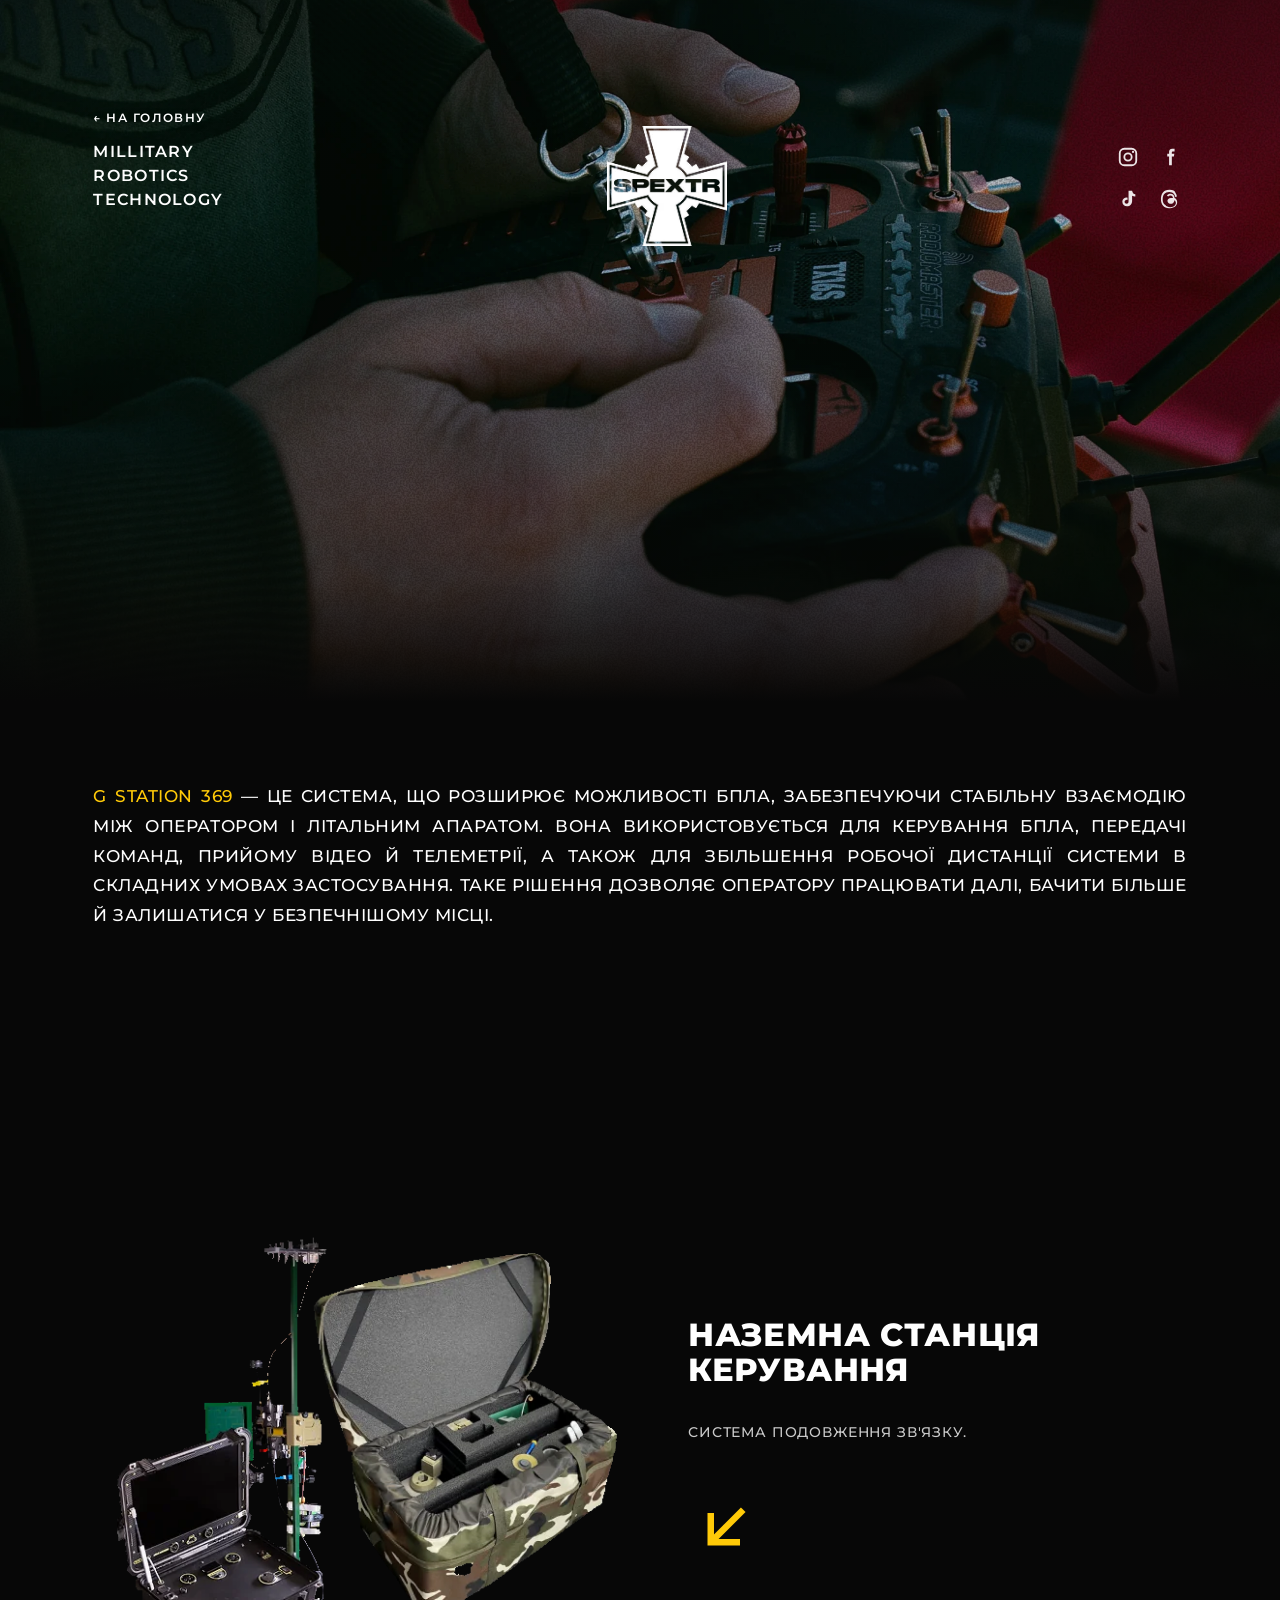
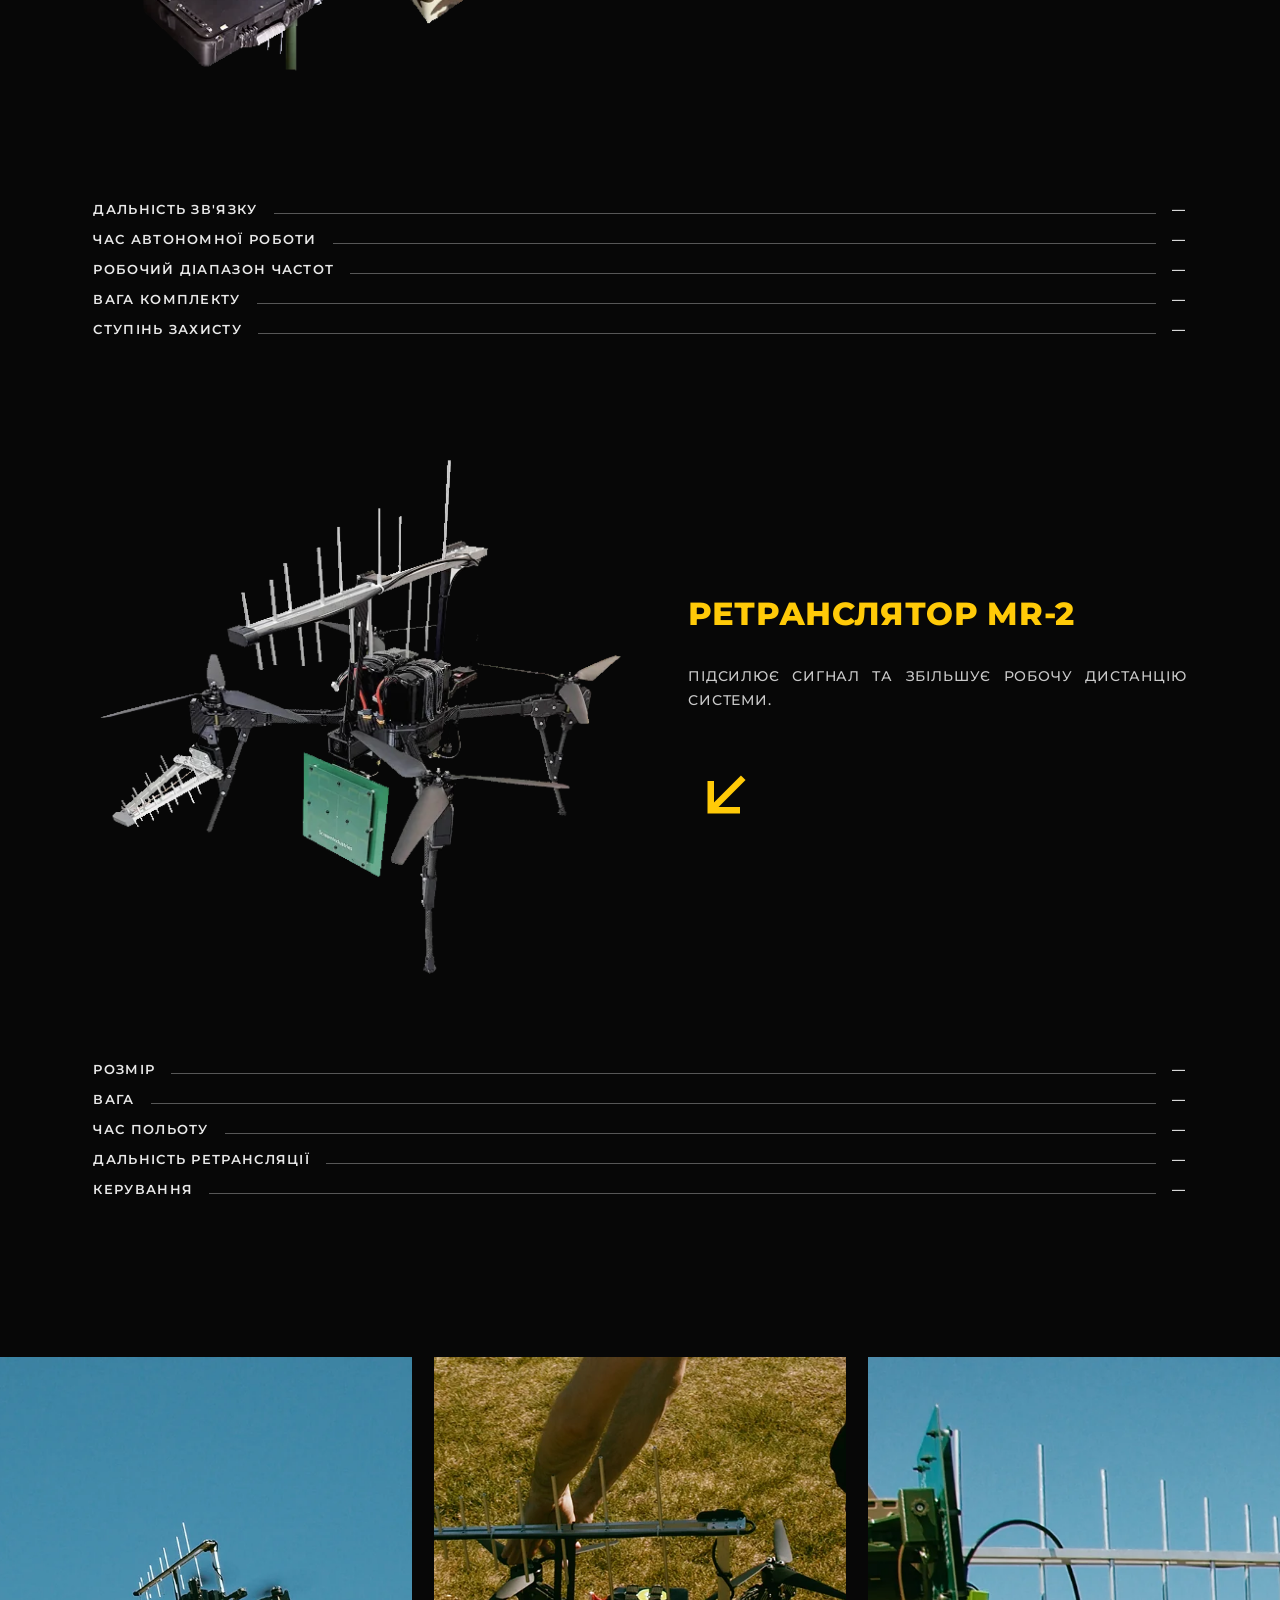
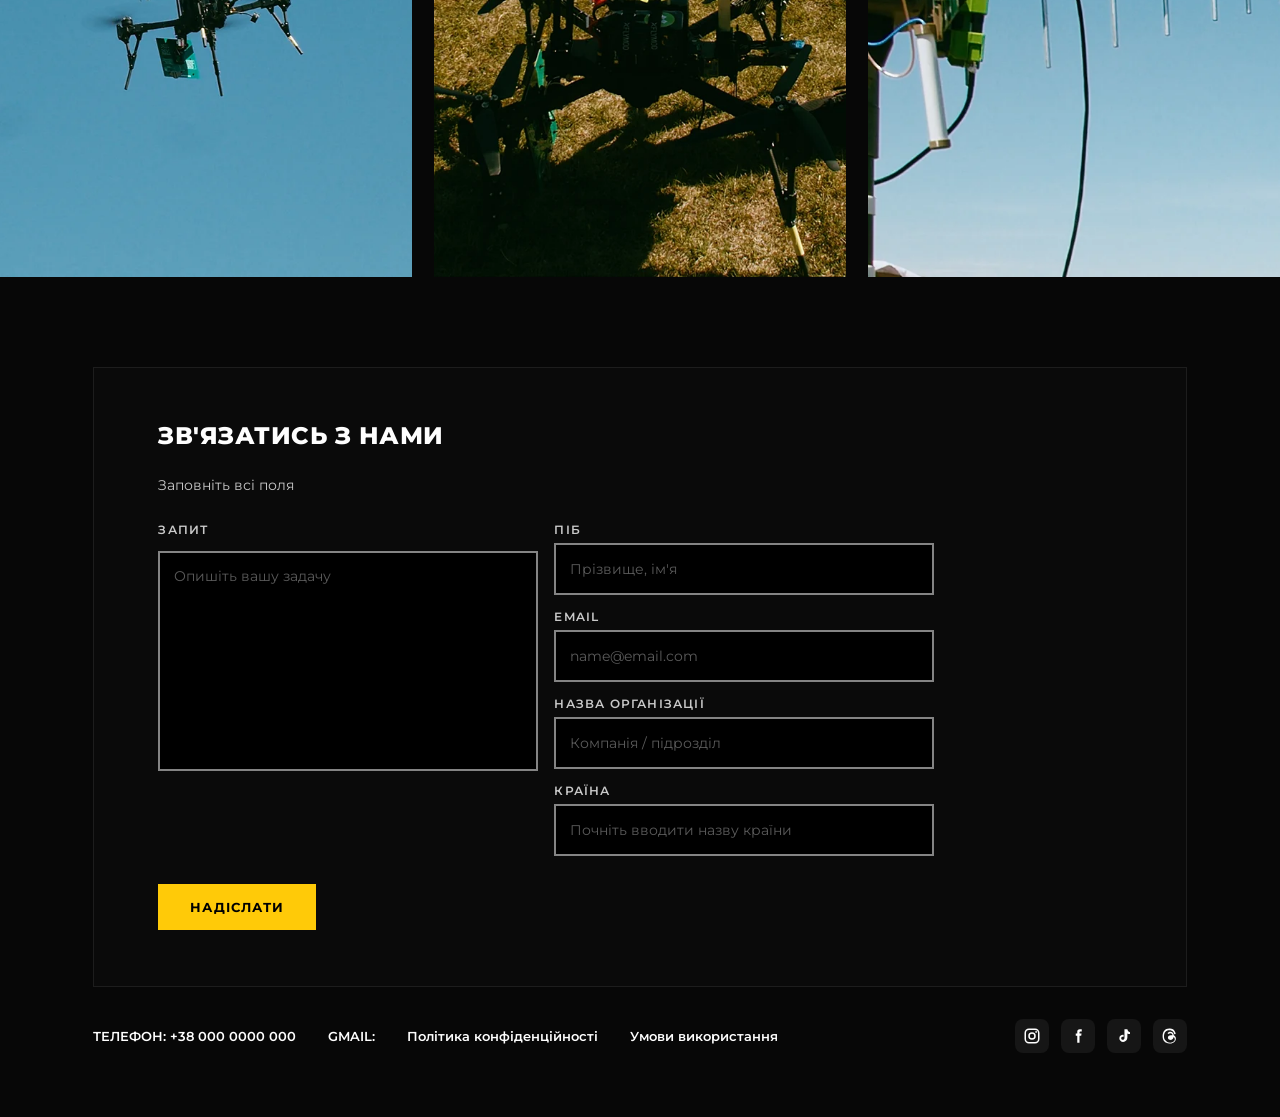
<file: gstation.html>
<!DOCTYPE html>
<html lang="uk">
<head>
  <meta charset="utf-8" />
  <meta name="viewport" content="width=device-width, initial-scale=1" />
  <title>G STATION 369 — Наземна станція керування та ретранслятор MR-2</title>
  <meta name="description" content="G STATION 369 — система керування БПЛА: передача команд, прийом відео й телеметрії, збільшення робочої дистанції в складних умовах." />
  <link rel="preconnect" href="https://fonts.googleapis.com" />
  <link rel="preconnect" href="https://fonts.gstatic.com" crossorigin />
  <link href="https://fonts.googleapis.com/css2?family=Montserrat:wght@400;500;600;700;800&display=swap" rel="stylesheet" />
  <link rel="stylesheet" href="gstation.css?v=3" />
  <link rel="stylesheet" href="contact-block.css?v=4" />
</head>
<body>
  <div class="gs">

    <!-- ============ 01 HERO ============ -->
    <section class="gs-hero">
      <img class="gs-hero__bg" src="assets/gs-hero.webp" alt="G Station 369" fetchpriority="high" />
      <span class="gs-hero__scrim"></span>
      <span class="gs-hero__tick gs-hero__tick--left"></span>
      <span class="gs-hero__tick gs-hero__tick--right"></span>

      <a class="gs-back" href="index.html#products">← НА ГОЛОВНУ</a>

      <div class="gs-hero__row">
        <p class="gs-hero__tagline">
          <span>MILLITARY</span>
          <span>ROBOTICS</span>
          <span>TECHNOLOGY</span>
        </p>

        <img class="gs-hero__logo" src="assets/k2-logo.webp" alt="SPEXTR" />

        <div class="gs-socials">
          <a class="gs-social" href="#" aria-label="Instagram">
            <svg viewBox="0 0 24 24" fill="none" stroke="currentColor" stroke-width="2"><rect x="3" y="3" width="18" height="18" rx="5" /><circle cx="12" cy="12" r="4" /><circle cx="17.5" cy="6.5" r="1.2" fill="currentColor" stroke="none" /></svg>
          </a>
          <a class="gs-social" href="#" aria-label="Facebook">
            <svg viewBox="0 0 24 24" fill="currentColor"><path d="M14 8.5V7c0-.7.5-1 1.2-1H17V3h-2.5C11.9 3 11 4.6 11 6.4v2.1H9v3h2V21h3v-9.5h2.3l.4-3H14z" /></svg>
          </a>
          <a class="gs-social" href="#" aria-label="TikTok">
            <svg viewBox="0 0 24 24" fill="currentColor"><path d="M16.5 3c.3 2.1 1.5 3.6 3.5 3.9v2.4c-1.2.1-2.3-.2-3.5-.8v5.6c0 3.2-2.3 5.9-5.6 5.9-2.9 0-5.1-2.1-5.1-4.9 0-3 2.5-5 5.7-4.6v2.6c-.5-.2-1-.2-1.5-.1-1.1.2-1.8 1-1.7 2.2.1 1.1 1 1.9 2.1 1.9 1.3 0 2.2-1 2.2-2.5V3h3.4z" /></svg>
          </a>
          <a class="gs-social" href="#" aria-label="Threads">
            <svg viewBox="0 0 24 24" fill="currentColor"><path d="M17.3 11.2c-.1 0-.2-.1-.3-.1-.2-3-1.8-4.7-4.5-4.7-1.6 0-3 .7-3.8 2l1.5 1c.6-.9 1.5-1.1 2.3-1.1 1 0 1.8.3 2.2 1 .3.4.5 1 .5 1.7-.7-.1-1.4-.2-2.2-.1-2.4.1-3.9 1.5-3.8 3.4.1 1 .6 1.8 1.4 2.3.7.4 1.6.6 2.5.6 1.2-.1 2.2-.5 2.8-1.4.5-.6.8-1.4.9-2.4.6.4 1.1.9 1.3 1.5.5 1.1.5 2.8-.9 4.2-1.2 1.2-2.7 1.8-4.9 1.8-2.4 0-4.2-.8-5.4-2.3C4.6 17 4 15 4 12.5s.6-4.5 1.7-5.9C6.9 5.1 8.7 4.3 11.1 4.3c2.4 0 4.3.8 5.4 2.4.6.8 1 1.8 1.2 3l1.9-.5c-.3-1.5-.8-2.8-1.6-3.8C17.5 3.1 14.9 2 11.9 2h-.8C8.1 2 5.8 3 4.3 4.9 2.9 6.6 2.2 9 2.1 11.9v.2c0 2.9.7 5.3 2.2 7 1.5 1.9 3.8 2.9 6.8 2.9h.8c2.7 0 4.6-.7 6.2-2.3 2.1-2.1 2-4.7 1.3-6.3-.5-1.1-1.4-2-2.6-2.7l-.5-.4z" /></svg>
          </a>
        </div>
      </div>
    </section>

    <!-- ============ 02 INTRO ============ -->
    <section class="gs-intro">
      <p><span class="gs-accent">G STATION 369</span> — ЦЕ СИСТЕМА, ЩО РОЗШИРЮЄ МОЖЛИВОСТІ БПЛА, ЗАБЕЗПЕЧУЮЧИ СТАБІЛЬНУ ВЗАЄМОДІЮ МІЖ ОПЕРАТОРОМ І ЛІТАЛЬНИМ АПАРАТОМ. ВОНА ВИКОРИСТОВУЄТЬСЯ ДЛЯ КЕРУВАННЯ БПЛА, ПЕРЕДАЧІ КОМАНД, ПРИЙОМУ ВІДЕО Й ТЕЛЕМЕТРІЇ, А ТАКОЖ ДЛЯ ЗБІЛЬШЕННЯ РОБОЧОЇ ДИСТАНЦІЇ СИСТЕМИ В СКЛАДНИХ УМОВАХ ЗАСТОСУВАННЯ. ТАКЕ РІШЕННЯ ДОЗВОЛЯЄ ОПЕРАТОРУ ПРАЦЮВАТИ ДАЛІ, БАЧИТИ БІЛЬШЕ Й ЗАЛИШАТИСЯ У БЕЗПЕЧНІШОМУ МІСЦІ.</p>
    </section>

    <!-- ============ 03 GROUND STATION MODULE ============ -->
    <section class="gs-mod">
      <div class="gs-mod__head">
        <img class="gs-mod__unit gs-mod__unit--a" src="assets/gs-station.webp" alt="Наземна станція керування" loading="lazy" decoding="async" />
        <div class="gs-mod__lead">
          <h2 class="gs-mod__title">НАЗЕМНА СТАНЦІЯ<br />КЕРУВАННЯ</h2>
          <p class="gs-mod__sub">СИСТЕМА ПОДОВЖЕННЯ ЗВ'ЯЗКУ.</p>
          <svg class="gs-mod__arrow" viewBox="0 0 24 24" fill="none" stroke="currentColor" stroke-width="2"><path d="M17 7L7 17" /><path d="M7 8v9h9" /></svg>
        </div>
      </div>

      <dl class="gs-specs">
        <div class="gs-spec"><dt>ДАЛЬНІСТЬ ЗВ'ЯЗКУ</dt><span class="gs-spec__rule"></span><dd>—</dd></div>
        <div class="gs-spec"><dt>ЧАС АВТОНОМНОЇ РОБОТИ</dt><span class="gs-spec__rule"></span><dd>—</dd></div>
        <div class="gs-spec"><dt>РОБОЧИЙ ДІАПАЗОН ЧАСТОТ</dt><span class="gs-spec__rule"></span><dd>—</dd></div>
        <div class="gs-spec"><dt>ВАГА КОМПЛЕКТУ</dt><span class="gs-spec__rule"></span><dd>—</dd></div>
        <div class="gs-spec"><dt>СТУПІНЬ ЗАХИСТУ</dt><span class="gs-spec__rule"></span><dd>—</dd></div>
      </dl>
    </section>

    <!-- ============ 04 MR-2 MODULE ============ -->
    <section class="gs-mod">
      <div class="gs-mod__head">
        <img class="gs-mod__unit gs-mod__unit--b" src="assets/gs-mr2.webp" alt="Ретранслятор MR-2" loading="lazy" decoding="async" />
        <div class="gs-mod__lead">
          <h2 class="gs-mod__title gs-mod__title--accent">РЕТРАНСЛЯТОР MR-2</h2>
          <p class="gs-mod__sub">ПІДСИЛЮЄ СИГНАЛ ТА ЗБІЛЬШУЄ РОБОЧУ ДИСТАНЦІЮ СИСТЕМИ.</p>
          <svg class="gs-mod__arrow" viewBox="0 0 24 24" fill="none" stroke="currentColor" stroke-width="2"><path d="M17 7L7 17" /><path d="M7 8v9h9" /></svg>
        </div>
      </div>

      <dl class="gs-specs">
        <div class="gs-spec"><dt>РОЗМІР</dt><span class="gs-spec__rule"></span><dd>—</dd></div>
        <div class="gs-spec"><dt>ВАГА</dt><span class="gs-spec__rule"></span><dd>—</dd></div>
        <div class="gs-spec"><dt>ЧАС ПОЛЬОТУ</dt><span class="gs-spec__rule"></span><dd>—</dd></div>
        <div class="gs-spec"><dt>ДАЛЬНІСТЬ РЕТРАНСЛЯЦІЇ</dt><span class="gs-spec__rule"></span><dd>—</dd></div>
        <div class="gs-spec"><dt>КЕРУВАННЯ</dt><span class="gs-spec__rule"></span><dd>—</dd></div>
      </dl>
    </section>

    <!-- ============ 05 MR-2 GALLERY ============ -->
    <section class="gs-gallery gs-gallery--3">
      <img class="gs-shot" src="assets/gs-shot-1.webp" alt="Ретранслятор в польоті" loading="lazy" decoding="async" />
      <img class="gs-shot" src="assets/gs-shot-2.webp" alt="Збірка на місцевості" loading="lazy" decoding="async" />
      <img class="gs-shot" src="assets/gs-shot-3.webp" alt="Антена MR-2" loading="lazy" decoding="async" />
    </section>

    <!-- ============ CONTACT (ЗАЯВКА) ============ -->
    <section id="contact" class="pc-contact">
      <div class="pc-panel">
        <form class="pc-form js-pc-form" novalidate>
          <div class="pc-form__inner">
            <div class="pc-form__head">
              <b class="pc-form__heading">ЗВ'ЯЗАТИСЬ З НАМИ</b>
              <button type="submit" class="pc-cta">НАДІСЛАТИ</button>
            </div>
            <p class="pc-form__subheading">Заповніть всі поля</p>
            <div class="pc-form__cols">
              <div class="pc-form__col pc-form__col--msg">
                <b class="pc-form__label">ЗАПИТ</b>
                <textarea name="message" required maxlength="2000" class="pc-field pc-field--area" placeholder="Опишіть вашу задачу"></textarea>
                <span class="pc-field-error">Заповніть це поле</span>
              </div>
              <div class="pc-form__col">
                <label class="pc-field-group">
                  <b class="pc-form__label">ПІБ</b>
                  <input name="name" required maxlength="80" class="pc-field" placeholder="Прізвище, ім'я" />
                  <span class="pc-field-error">Заповніть це поле</span>
                </label>
                <label class="pc-field-group">
                  <b class="pc-form__label">EMAIL</b>
                  <input name="email" type="email" required maxlength="100" class="pc-field" placeholder="name@email.com" />
                  <span class="pc-field-error">Заповніть це поле</span>
                </label>
                <label class="pc-field-group">
                  <b class="pc-form__label">НАЗВА ОРГАНІЗАЦІЇ</b>
                  <input name="org" required maxlength="100" class="pc-field" placeholder="Компанія / підрозділ" />
                  <span class="pc-field-error">Заповніть це поле</span>
                </label>
                <label class="pc-field-group">
                  <b class="pc-form__label">КРАЇНА</b>
                  <div class="country-auto">
                    <input name="country" required maxlength="60" class="pc-field" placeholder="Почніть вводити назву країни" autocomplete="off" role="combobox" aria-expanded="false" aria-autocomplete="list" />
                    <ul class="country-auto__list" role="listbox"></ul>
                  </div>
                  <span class="pc-field-error">Заповніть це поле</span>
                </label>
              </div>
            </div>
          </div>
        </form>
      </div>

      <div class="pc-footer">
        <div class="pc-footer-info">
          <b>ТЕЛЕФОН: +38 000 0000 000</b>
          <b>GMAIL:</b>
          <a class="pc-footer-link" href="privacy.html">Політика конфіденційності</a>
          <a class="pc-footer-link" href="terms.html">Умови використання</a>
        </div>
        <div class="pc-socials">
          <a class="pc-social" href="#" aria-label="Instagram">
            <svg viewBox="0 0 24 24" fill="none" stroke="currentColor" stroke-width="2"><rect x="3" y="3" width="18" height="18" rx="5" /><circle cx="12" cy="12" r="4" /><circle cx="17.5" cy="6.5" r="1.2" fill="currentColor" stroke="none" /></svg>
          </a>
          <a class="pc-social" href="#" aria-label="Facebook">
            <svg viewBox="0 0 24 24" fill="currentColor"><path d="M14 8.5V7c0-.7.5-1 1.2-1H17V3h-2.5C11.9 3 11 4.6 11 6.4v2.1H9v3h2V21h3v-9.5h2.3l.4-3H14z" /></svg>
          </a>
          <a class="pc-social" href="#" aria-label="TikTok">
            <svg viewBox="0 0 24 24" fill="currentColor"><path d="M16.5 3c.3 2.1 1.5 3.6 3.5 3.9v2.4c-1.2.1-2.3-.2-3.5-.8v5.6c0 3.2-2.3 5.9-5.6 5.9-2.9 0-5.1-2.1-5.1-4.9 0-3 2.5-5 5.7-4.6v2.6c-.5-.2-1-.2-1.5-.1-1.1.2-1.8 1-1.7 2.2.1 1.1 1 1.9 2.1 1.9 1.3 0 2.2-1 2.2-2.5V3h3.4z" /></svg>
          </a>
          <a class="pc-social" href="#" aria-label="Threads">
            <svg viewBox="0 0 24 24" fill="currentColor"><path d="M17.3 11.2c-.1 0-.2-.1-.3-.1-.2-3-1.8-4.7-4.5-4.7-1.6 0-3 .7-3.8 2l1.5 1c.6-.9 1.5-1.1 2.3-1.1 1 0 1.8.3 2.2 1 .3.4.5 1 .5 1.7-.7-.1-1.4-.2-2.2-.1-2.4.1-3.9 1.5-3.8 3.4.1 1 .6 1.8 1.4 2.3.7.4 1.6.6 2.5.6 1.2-.1 2.2-.5 2.8-1.4.5-.6.8-1.4.9-2.4.6.4 1.1.9 1.3 1.5.5 1.1.5 2.8-.9 4.2-1.2 1.2-2.7 1.8-4.9 1.8-2.4 0-4.2-.8-5.4-2.3C4.6 17 4 15 4 12.5s.6-4.5 1.7-5.9C6.9 5.1 8.7 4.3 11.1 4.3c2.4 0 4.3.8 5.4 2.4.6.8 1 1.8 1.2 3l1.9-.5c-.3-1.5-.8-2.8-1.6-3.8C17.5 3.1 14.9 2 11.9 2h-.8C8.1 2 5.8 3 4.3 4.9 2.9 6.6 2.2 9 2.1 11.9v.2c0 2.9.7 5.3 2.2 7 1.5 1.9 3.8 2.9 6.8 2.9h.8c2.7 0 4.6-.7 6.2-2.3 2.1-2.1 2-4.7 1.3-6.3-.5-1.1-1.4-2-2.6-2.7l-.5-.4z" /></svg>
          </a>
        </div>
      </div>
    </section>

  </div>
  <div class="pc-toast js-pc-toast" role="status" aria-live="polite">
    <svg viewBox="0 0 24 24" fill="none" stroke="#FFCA08" stroke-width="2.2"><path d="M20 6L9 17l-5-5" /></svg>
    <span>Запит надіслано. Інженерна команда зв'яжеться з вами.</span>
  </div>

  <script src="countries.js?v=3"></script>
  <script src="contact-form.js?v=3"></script>
</body>
</html>
</file>
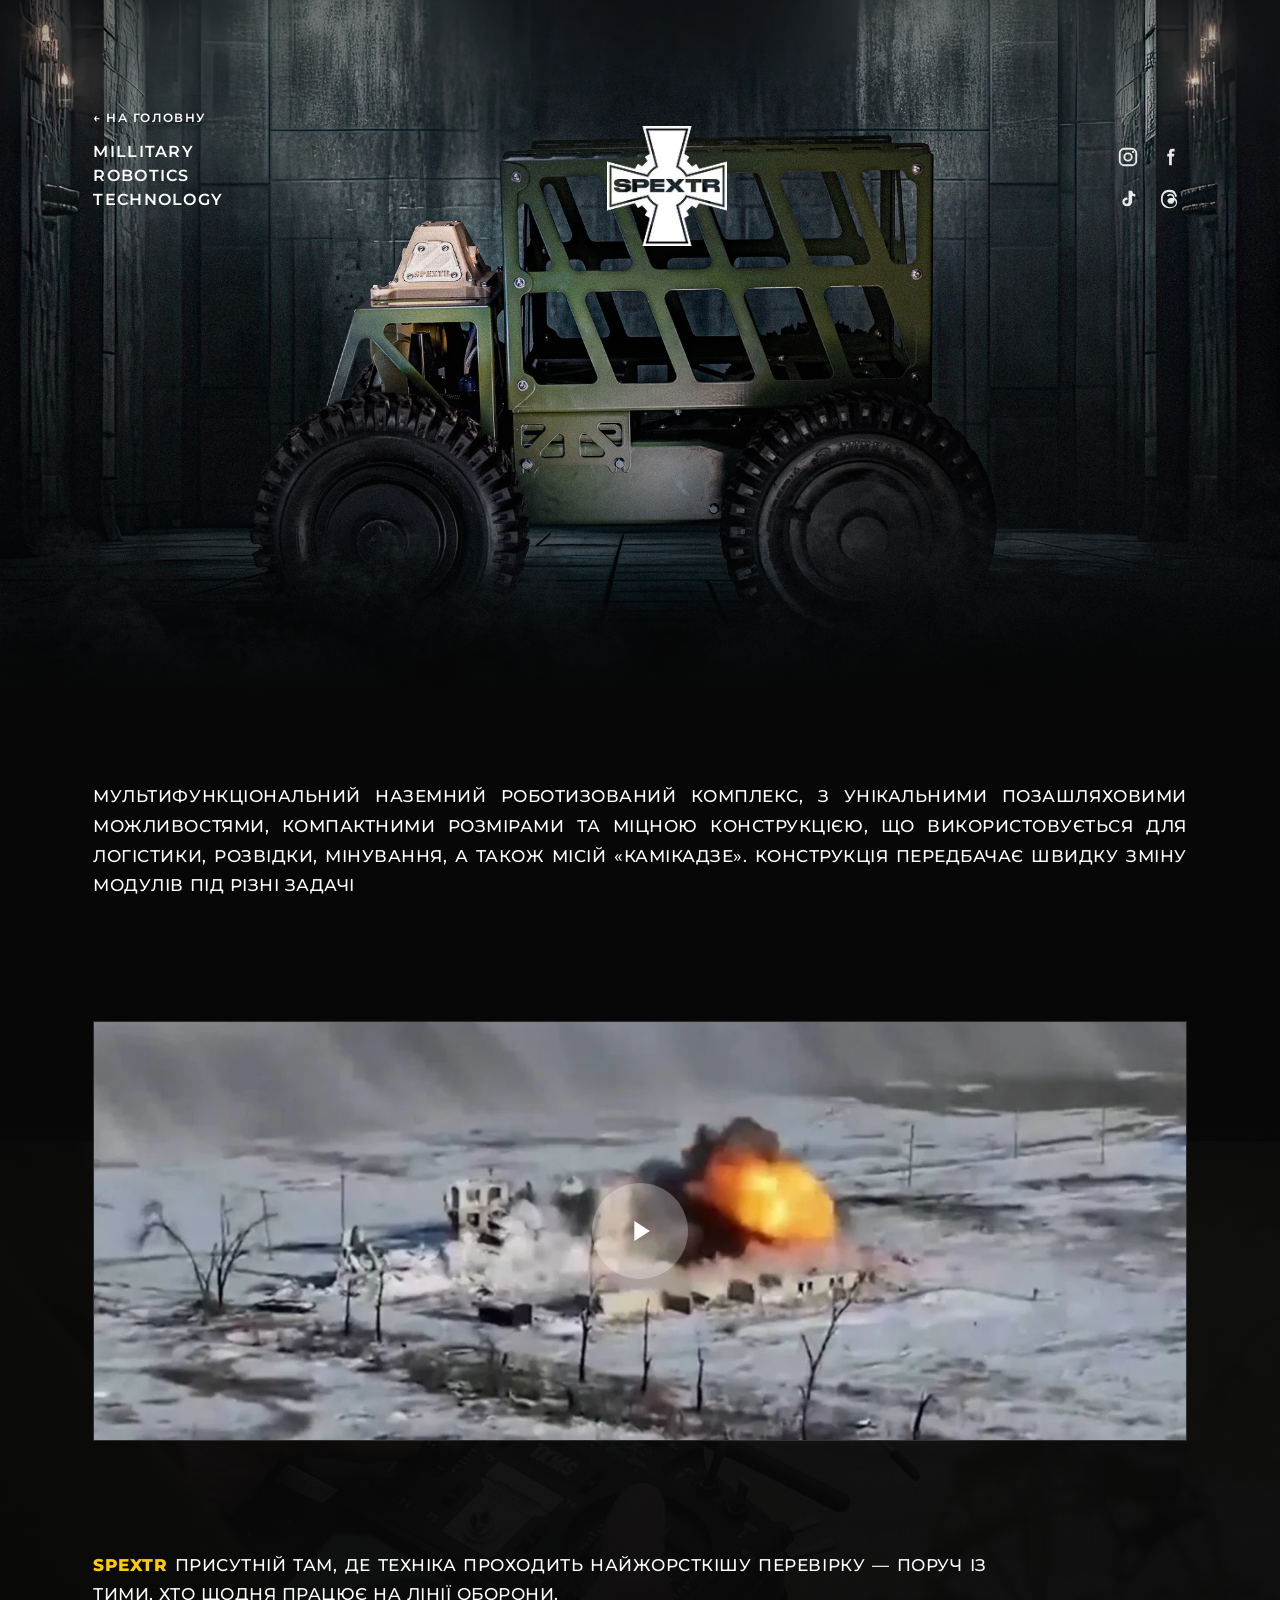
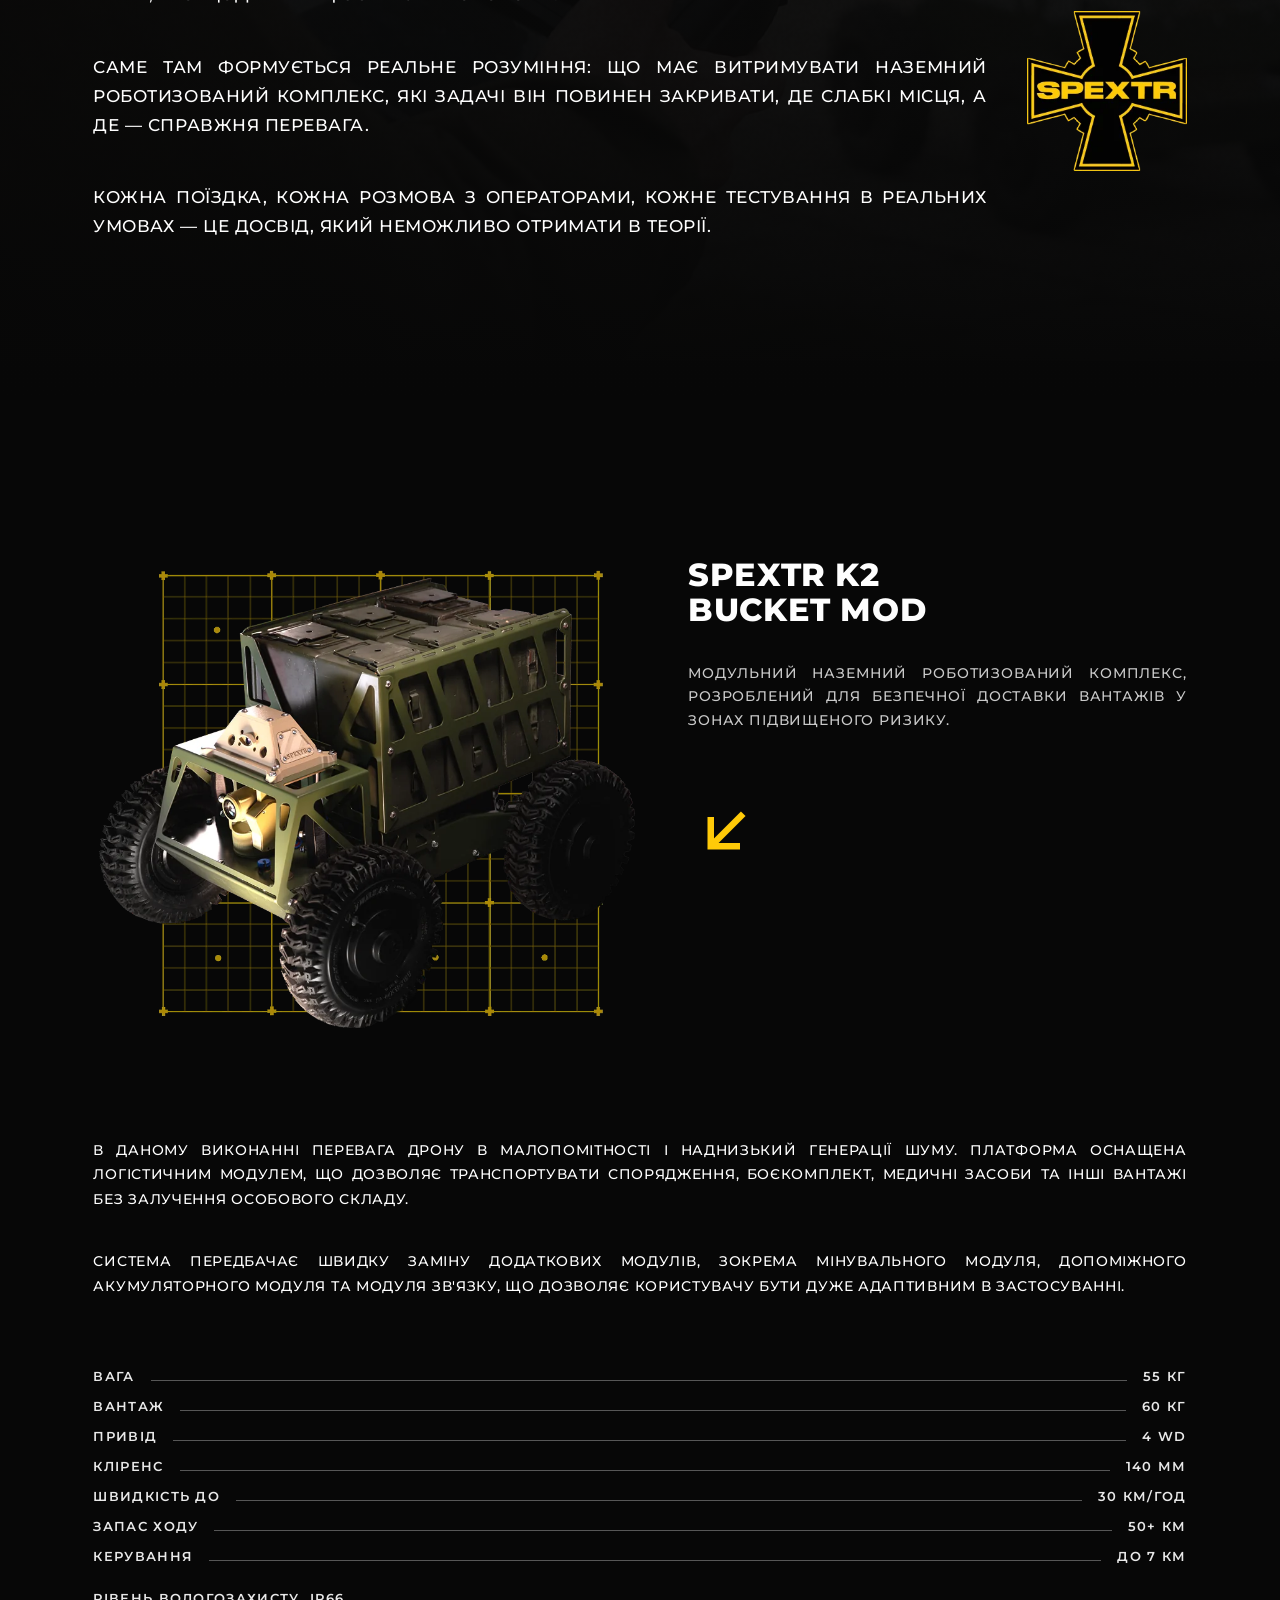
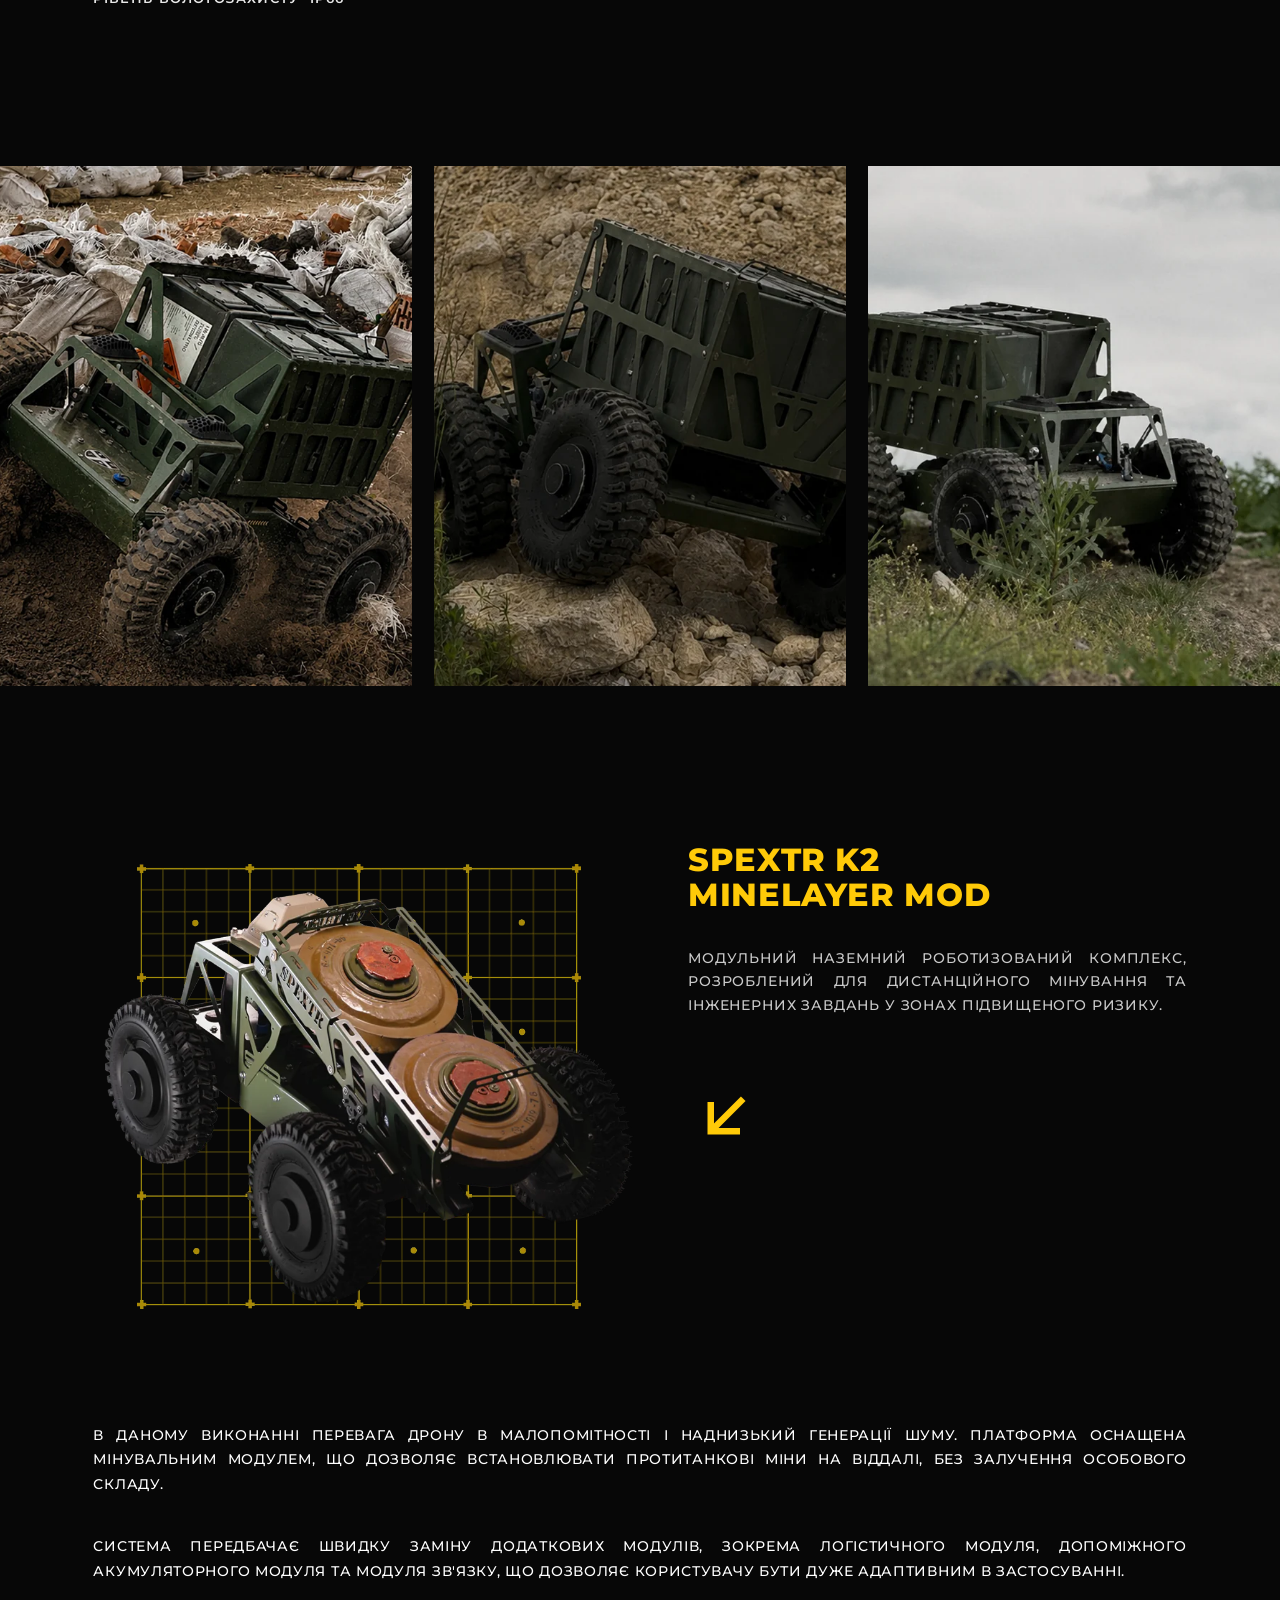
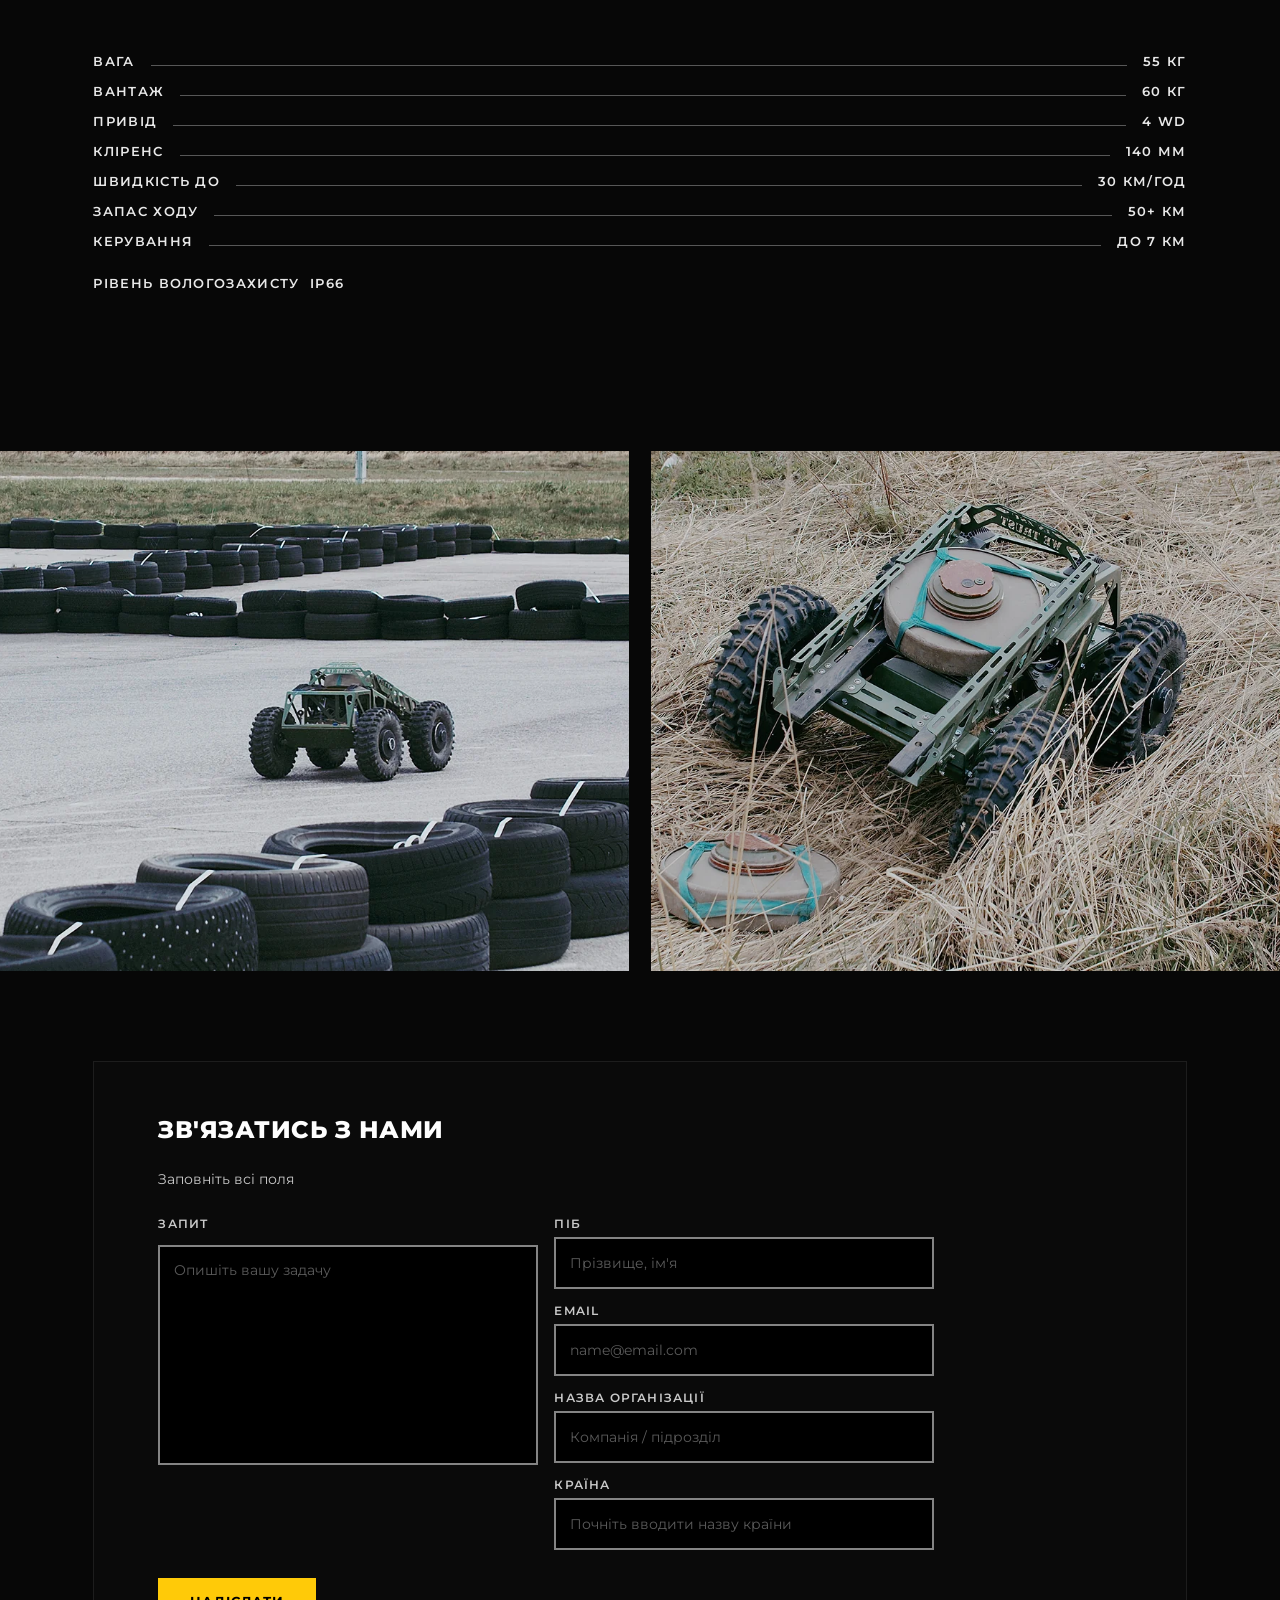
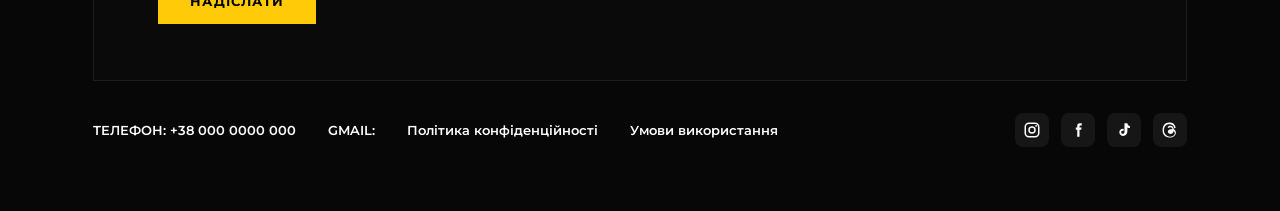
<file: k2.html>
<!DOCTYPE html>
<html lang="uk">
<head>
  <meta charset="utf-8" />
  <meta name="viewport" content="width=device-width, initial-scale=1" />
  <title>SPEXTR K2 — Модульний наземний роботизований комплекс</title>
  <meta name="description" content="SPEXTR K2 — мультифункціональний НРК для логістики, розвідки, мінування та місій «камікадзе». Bucket Mod і Minelayer Mod." />
  <link rel="preconnect" href="https://fonts.googleapis.com" />
  <link rel="preconnect" href="https://fonts.gstatic.com" crossorigin />
  <link href="https://fonts.googleapis.com/css2?family=Montserrat:wght@400;500;600;700;800&display=swap" rel="stylesheet" />
  <link rel="stylesheet" href="k2.css?v=4" />
  <link rel="stylesheet" href="contact-block.css?v=4" />
</head>
<body>
  <div class="k2">

    <!-- ============ 01 HERO ============ -->
    <section class="k2-hero">
      <img class="k2-hero__bg" src="assets/k2-hero.webp" alt="SPEXTR K2" fetchpriority="high" />
      <span class="k2-hero__scrim"></span>
      <span class="k2-hero__tick k2-hero__tick--left"></span>
      <span class="k2-hero__tick k2-hero__tick--right"></span>

      <a class="k2-back" href="index.html#products">← НА ГОЛОВНУ</a>

      <div class="k2-hero__row">
        <p class="k2-hero__tagline">
          <span>MILLITARY</span>
          <span>ROBOTICS</span>
          <span>TECHNOLOGY</span>
        </p>

        <img class="k2-hero__logo" src="assets/k2-logo.webp" alt="SPEXTR" />

        <div class="k2-socials">
          <a class="k2-social" href="#" aria-label="Instagram">
            <svg viewBox="0 0 24 24" fill="none" stroke="currentColor" stroke-width="2"><rect x="3" y="3" width="18" height="18" rx="5" /><circle cx="12" cy="12" r="4" /><circle cx="17.5" cy="6.5" r="1.2" fill="currentColor" stroke="none" /></svg>
          </a>
          <a class="k2-social" href="#" aria-label="Facebook">
            <svg viewBox="0 0 24 24" fill="currentColor"><path d="M14 8.5V7c0-.7.5-1 1.2-1H17V3h-2.5C11.9 3 11 4.6 11 6.4v2.1H9v3h2V21h3v-9.5h2.3l.4-3H14z" /></svg>
          </a>
          <a class="k2-social" href="#" aria-label="TikTok">
            <svg viewBox="0 0 24 24" fill="currentColor"><path d="M16.5 3c.3 2.1 1.5 3.6 3.5 3.9v2.4c-1.2.1-2.3-.2-3.5-.8v5.6c0 3.2-2.3 5.9-5.6 5.9-2.9 0-5.1-2.1-5.1-4.9 0-3 2.5-5 5.7-4.6v2.6c-.5-.2-1-.2-1.5-.1-1.1.2-1.8 1-1.7 2.2.1 1.1 1 1.9 2.1 1.9 1.3 0 2.2-1 2.2-2.5V3h3.4z" /></svg>
          </a>
          <a class="k2-social" href="#" aria-label="Threads">
            <svg viewBox="0 0 24 24" fill="currentColor"><path d="M17.3 11.2c-.1 0-.2-.1-.3-.1-.2-3-1.8-4.7-4.5-4.7-1.6 0-3 .7-3.8 2l1.5 1c.6-.9 1.5-1.1 2.3-1.1 1 0 1.8.3 2.2 1 .3.4.5 1 .5 1.7-.7-.1-1.4-.2-2.2-.1-2.4.1-3.9 1.5-3.8 3.4.1 1 .6 1.8 1.4 2.3.7.4 1.6.6 2.5.6 1.2-.1 2.2-.5 2.8-1.4.5-.6.8-1.4.9-2.4.6.4 1.1.9 1.3 1.5.5 1.1.5 2.8-.9 4.2-1.2 1.2-2.7 1.8-4.9 1.8-2.4 0-4.2-.8-5.4-2.3C4.6 17 4 15 4 12.5s.6-4.5 1.7-5.9C6.9 5.1 8.7 4.3 11.1 4.3c2.4 0 4.3.8 5.4 2.4.6.8 1 1.8 1.2 3l1.9-.5c-.3-1.5-.8-2.8-1.6-3.8C17.5 3.1 14.9 2 11.9 2h-.8C8.1 2 5.8 3 4.3 4.9 2.9 6.6 2.2 9 2.1 11.9v.2c0 2.9.7 5.3 2.2 7 1.5 1.9 3.8 2.9 6.8 2.9h.8c2.7 0 4.6-.7 6.2-2.3 2.1-2.1 2-4.7 1.3-6.3-.5-1.1-1.4-2-2.6-2.7l-.5-.4z" /></svg>
          </a>
        </div>
      </div>
    </section>

    <!-- ============ 02 INTRO ============ -->
    <section class="k2-intro">
      <p>МУЛЬТИФУНКЦІОНАЛЬНИЙ НАЗЕМНИЙ РОБОТИЗОВАНИЙ КОМПЛЕКС, З УНІКАЛЬНИМИ ПОЗАШЛЯХОВИМИ МОЖЛИВОСТЯМИ, КОМПАКТНИМИ РОЗМІРАМИ ТА МІЦНОЮ КОНСТРУКЦІЄЮ, ЩО ВИКОРИСТОВУЄТЬСЯ ДЛЯ ЛОГІСТИКИ, РОЗВІДКИ, МІНУВАННЯ, А ТАКОЖ МІСІЙ «КАМІКАДЗЕ». КОНСТРУКЦІЯ ПЕРЕДБАЧАЄ ШВИДКУ ЗМІНУ МОДУЛІВ ПІД РІЗНІ ЗАДАЧІ</p>
    </section>

    <!-- ============ 03 FIELD PROOF ============ -->
    <section class="k2-field">
      <img class="k2-field__bg" src="assets/k2-field-bg.webp" alt="" loading="lazy" decoding="async" />
      <span class="k2-field__scrim"></span>

      <div class="k2-field__inner">
        <div class="k2-video">
          <img src="assets/k2-video-poster.webp" alt="Робота комплексу" loading="lazy" decoding="async" />
          <button class="k2-play" type="button" aria-label="Відтворити відео">
            <svg viewBox="0 0 24 24" fill="#fff"><path d="M8 5l11 7-11 7z" /></svg>
          </button>
        </div>

        <div class="k2-field__row">
          <div class="k2-field__text">
            <p><b>SPEXTR</b> ПРИСУТНІЙ ТАМ, ДЕ ТЕХНІКА ПРОХОДИТЬ НАЙЖОРСТКІШУ ПЕРЕВІРКУ — ПОРУЧ ІЗ ТИМИ, ХТО ЩОДНЯ ПРАЦЮЄ НА ЛІНІЇ ОБОРОНИ.</p>
            <p>САМЕ ТАМ ФОРМУЄТЬСЯ РЕАЛЬНЕ РОЗУМІННЯ: ЩО МАЄ ВИТРИМУВАТИ НАЗЕМНИЙ РОБОТИЗОВАНИЙ КОМПЛЕКС, ЯКІ ЗАДАЧІ ВІН ПОВИНЕН ЗАКРИВАТИ, ДЕ СЛАБКІ МІСЦЯ, А ДЕ — СПРАВЖНЯ ПЕРЕВАГА.</p>
            <p>КОЖНА ПОЇЗДКА, КОЖНА РОЗМОВА З ОПЕРАТОРАМИ, КОЖНЕ ТЕСТУВАННЯ В РЕАЛЬНИХ УМОВАХ — ЦЕ ДОСВІД, ЯКИЙ НЕМОЖЛИВО ОТРИМАТИ В ТЕОРІЇ.</p>
          </div>
          <img class="k2-field__mark" src="assets/k2-wordmark.webp" alt="SPEXTR" loading="lazy" decoding="async" />
        </div>
      </div>
    </section>

    <!-- ============ 04 BUCKET MOD ============ -->
    <section class="k2-mod">
      <div class="k2-mod__head">
        <img class="k2-mod__unit k2-mod__unit--a" src="assets/k2-bucket.webp" alt="SPEXTR K2 Bucket Mod" loading="lazy" decoding="async" />
        <div class="k2-mod__lead">
          <h2 class="k2-mod__title">SPEXTR K2<br />BUCKET MOD</h2>
          <p class="k2-mod__sub">МОДУЛЬНИЙ НАЗЕМНИЙ РОБОТИЗОВАНИЙ КОМПЛЕКС, РОЗРОБЛЕНИЙ ДЛЯ БЕЗПЕЧНОЇ ДОСТАВКИ ВАНТАЖІВ У ЗОНАХ ПІДВИЩЕНОГО РИЗИКУ.</p>
          <svg class="k2-mod__arrow" viewBox="0 0 24 24" fill="none" stroke="currentColor" stroke-width="2"><path d="M17 7L7 17" /><path d="M7 8v9h9" /></svg>
        </div>
      </div>

      <div class="k2-mod__body">
        <p>В ДАНОМУ ВИКОНАННІ ПЕРЕВАГА ДРОНУ В МАЛОПОМІТНОСТІ І НАДНИЗЬКИЙ ГЕНЕРАЦІЇ ШУМУ. ПЛАТФОРМА ОСНАЩЕНА ЛОГІСТИЧНИМ МОДУЛЕМ, ЩО ДОЗВОЛЯЄ ТРАНСПОРТУВАТИ СПОРЯДЖЕННЯ, БОЄКОМПЛЕКТ, МЕДИЧНІ ЗАСОБИ ТА ІНШІ ВАНТАЖІ БЕЗ ЗАЛУЧЕННЯ ОСОБОВОГО СКЛАДУ.</p>
        <p>СИСТЕМА ПЕРЕДБАЧАЄ ШВИДКУ ЗАМІНУ ДОДАТКОВИХ МОДУЛІВ, ЗОКРЕМА МІНУВАЛЬНОГО МОДУЛЯ, ДОПОМІЖНОГО АКУМУЛЯТОРНОГО МОДУЛЯ ТА МОДУЛЯ ЗВ'ЯЗКУ, ЩО ДОЗВОЛЯЄ КОРИСТУВАЧУ БУТИ ДУЖЕ АДАПТИВНИМ В ЗАСТОСУВАННІ.</p>
      </div>

      <dl class="k2-specs">
        <div class="k2-spec"><dt>ВАГА</dt><span class="k2-spec__rule"></span><dd>55 КГ</dd></div>
        <div class="k2-spec"><dt>ВАНТАЖ</dt><span class="k2-spec__rule"></span><dd>60 КГ</dd></div>
        <div class="k2-spec"><dt>ПРИВІД</dt><span class="k2-spec__rule"></span><dd>4 WD</dd></div>
        <div class="k2-spec"><dt>КЛІРЕНС</dt><span class="k2-spec__rule"></span><dd>140 ММ</dd></div>
        <div class="k2-spec"><dt>ШВИДКІСТЬ ДО</dt><span class="k2-spec__rule"></span><dd>30 КМ/ГОД</dd></div>
        <div class="k2-spec"><dt>ЗАПАС ХОДУ</dt><span class="k2-spec__rule"></span><dd>50+ КМ</dd></div>
        <div class="k2-spec"><dt>КЕРУВАННЯ</dt><span class="k2-spec__rule"></span><dd>ДО 7 КМ</dd></div>
      </dl>
      <p class="k2-ip">РІВЕНЬ ВОЛОГОЗАХИСТУ&nbsp;&nbsp;IP66</p>
    </section>

    <!-- ============ 05 BUCKET GALLERY ============ -->
    <section class="k2-gallery k2-gallery--3">
      <img class="k2-shot" src="assets/k2-bucket-shot-1.webp" alt="SPEXTR K2 Bucket Mod у полі" loading="lazy" decoding="async" />
      <img class="k2-shot" src="assets/k2-bucket-shot-2.webp" alt="SPEXTR K2 Bucket Mod з вантажем" loading="lazy" decoding="async" />
      <img class="k2-shot" src="assets/k2-bucket-shot-3.webp" alt="SPEXTR K2 Bucket Mod на маршруті" loading="lazy" decoding="async" />
    </section>

    <!-- ============ 06 MINELAYER MOD ============ -->
    <section class="k2-mod">
      <div class="k2-mod__head">
        <img class="k2-mod__unit k2-mod__unit--b" src="assets/k2-minelayer.webp" alt="SPEXTR K2 Minelayer Mod" loading="lazy" decoding="async" />
        <div class="k2-mod__lead">
          <h2 class="k2-mod__title k2-mod__title--accent">SPEXTR K2<br />MINELAYER MOD</h2>
          <p class="k2-mod__sub">МОДУЛЬНИЙ НАЗЕМНИЙ РОБОТИЗОВАНИЙ КОМПЛЕКС, РОЗРОБЛЕНИЙ ДЛЯ ДИСТАНЦІЙНОГО МІНУВАННЯ ТА ІНЖЕНЕРНИХ ЗАВДАНЬ У ЗОНАХ ПІДВИЩЕНОГО РИЗИКУ.</p>
          <svg class="k2-mod__arrow" viewBox="0 0 24 24" fill="none" stroke="currentColor" stroke-width="2"><path d="M17 7L7 17" /><path d="M7 8v9h9" /></svg>
        </div>
      </div>

      <div class="k2-mod__body">
        <p>В ДАНОМУ ВИКОНАННІ ПЕРЕВАГА ДРОНУ В МАЛОПОМІТНОСТІ І НАДНИЗЬКИЙ ГЕНЕРАЦІЇ ШУМУ. ПЛАТФОРМА ОСНАЩЕНА МІНУВАЛЬНИМ МОДУЛЕМ, ЩО ДОЗВОЛЯЄ ВСТАНОВЛЮВАТИ ПРОТИТАНКОВІ МІНИ НА ВІДДАЛІ, БЕЗ ЗАЛУЧЕННЯ ОСОБОВОГО СКЛАДУ.</p>
        <p>СИСТЕМА ПЕРЕДБАЧАЄ ШВИДКУ ЗАМІНУ ДОДАТКОВИХ МОДУЛІВ, ЗОКРЕМА ЛОГІСТИЧНОГО МОДУЛЯ, ДОПОМІЖНОГО АКУМУЛЯТОРНОГО МОДУЛЯ ТА МОДУЛЯ ЗВ'ЯЗКУ, ЩО ДОЗВОЛЯЄ КОРИСТУВАЧУ БУТИ ДУЖЕ АДАПТИВНИМ В ЗАСТОСУВАННІ.</p>
      </div>

      <dl class="k2-specs">
        <div class="k2-spec"><dt>ВАГА</dt><span class="k2-spec__rule"></span><dd>55 КГ</dd></div>
        <div class="k2-spec"><dt>ВАНТАЖ</dt><span class="k2-spec__rule"></span><dd>60 КГ</dd></div>
        <div class="k2-spec"><dt>ПРИВІД</dt><span class="k2-spec__rule"></span><dd>4 WD</dd></div>
        <div class="k2-spec"><dt>КЛІРЕНС</dt><span class="k2-spec__rule"></span><dd>140 ММ</dd></div>
        <div class="k2-spec"><dt>ШВИДКІСТЬ ДО</dt><span class="k2-spec__rule"></span><dd>30 КМ/ГОД</dd></div>
        <div class="k2-spec"><dt>ЗАПАС ХОДУ</dt><span class="k2-spec__rule"></span><dd>50+ КМ</dd></div>
        <div class="k2-spec"><dt>КЕРУВАННЯ</dt><span class="k2-spec__rule"></span><dd>ДО 7 КМ</dd></div>
      </dl>
      <p class="k2-ip">РІВЕНЬ ВОЛОГОЗАХИСТУ&nbsp;&nbsp;IP66</p>
    </section>

    <!-- ============ 07 MINELAYER GALLERY ============ -->
    <section class="k2-gallery k2-gallery--2">
      <img class="k2-shot" src="assets/k2-minelayer-shot-1.webp" alt="SPEXTR K2 Minelayer Mod" loading="lazy" decoding="async" />
      <img class="k2-shot" src="assets/k2-minelayer-shot-2.webp" alt="SPEXTR K2 Minelayer Mod у роботі" loading="lazy" decoding="async" />
    </section>

    <!-- ============ CONTACT (ЗАЯВКА) ============ -->
    <section id="contact" class="pc-contact">
      <div class="pc-panel">
        <form class="pc-form js-pc-form" novalidate>
          <div class="pc-form__inner">
            <div class="pc-form__head">
              <b class="pc-form__heading">ЗВ'ЯЗАТИСЬ З НАМИ</b>
              <button type="submit" class="pc-cta">НАДІСЛАТИ</button>
            </div>
            <p class="pc-form__subheading">Заповніть всі поля</p>
            <div class="pc-form__cols">
              <div class="pc-form__col pc-form__col--msg">
                <b class="pc-form__label">ЗАПИТ</b>
                <textarea name="message" required maxlength="2000" class="pc-field pc-field--area" placeholder="Опишіть вашу задачу"></textarea>
                <span class="pc-field-error">Заповніть це поле</span>
              </div>
              <div class="pc-form__col">
                <label class="pc-field-group">
                  <b class="pc-form__label">ПІБ</b>
                  <input name="name" required maxlength="80" class="pc-field" placeholder="Прізвище, ім'я" />
                  <span class="pc-field-error">Заповніть це поле</span>
                </label>
                <label class="pc-field-group">
                  <b class="pc-form__label">EMAIL</b>
                  <input name="email" type="email" required maxlength="100" class="pc-field" placeholder="name@email.com" />
                  <span class="pc-field-error">Заповніть це поле</span>
                </label>
                <label class="pc-field-group">
                  <b class="pc-form__label">НАЗВА ОРГАНІЗАЦІЇ</b>
                  <input name="org" required maxlength="100" class="pc-field" placeholder="Компанія / підрозділ" />
                  <span class="pc-field-error">Заповніть це поле</span>
                </label>
                <label class="pc-field-group">
                  <b class="pc-form__label">КРАЇНА</b>
                  <div class="country-auto">
                    <input name="country" required maxlength="60" class="pc-field" placeholder="Почніть вводити назву країни" autocomplete="off" role="combobox" aria-expanded="false" aria-autocomplete="list" />
                    <ul class="country-auto__list" role="listbox"></ul>
                  </div>
                  <span class="pc-field-error">Заповніть це поле</span>
                </label>
              </div>
            </div>
          </div>
        </form>
      </div>

      <div class="pc-footer">
        <div class="pc-footer-info">
          <b>ТЕЛЕФОН: +38 000 0000 000</b>
          <b>GMAIL:</b>
          <a class="pc-footer-link" href="privacy.html">Політика конфіденційності</a>
          <a class="pc-footer-link" href="terms.html">Умови використання</a>
        </div>
        <div class="pc-socials">
          <a class="pc-social" href="#" aria-label="Instagram">
            <svg viewBox="0 0 24 24" fill="none" stroke="currentColor" stroke-width="2"><rect x="3" y="3" width="18" height="18" rx="5" /><circle cx="12" cy="12" r="4" /><circle cx="17.5" cy="6.5" r="1.2" fill="currentColor" stroke="none" /></svg>
          </a>
          <a class="pc-social" href="#" aria-label="Facebook">
            <svg viewBox="0 0 24 24" fill="currentColor"><path d="M14 8.5V7c0-.7.5-1 1.2-1H17V3h-2.5C11.9 3 11 4.6 11 6.4v2.1H9v3h2V21h3v-9.5h2.3l.4-3H14z" /></svg>
          </a>
          <a class="pc-social" href="#" aria-label="TikTok">
            <svg viewBox="0 0 24 24" fill="currentColor"><path d="M16.5 3c.3 2.1 1.5 3.6 3.5 3.9v2.4c-1.2.1-2.3-.2-3.5-.8v5.6c0 3.2-2.3 5.9-5.6 5.9-2.9 0-5.1-2.1-5.1-4.9 0-3 2.5-5 5.7-4.6v2.6c-.5-.2-1-.2-1.5-.1-1.1.2-1.8 1-1.7 2.2.1 1.1 1 1.9 2.1 1.9 1.3 0 2.2-1 2.2-2.5V3h3.4z" /></svg>
          </a>
          <a class="pc-social" href="#" aria-label="Threads">
            <svg viewBox="0 0 24 24" fill="currentColor"><path d="M17.3 11.2c-.1 0-.2-.1-.3-.1-.2-3-1.8-4.7-4.5-4.7-1.6 0-3 .7-3.8 2l1.5 1c.6-.9 1.5-1.1 2.3-1.1 1 0 1.8.3 2.2 1 .3.4.5 1 .5 1.7-.7-.1-1.4-.2-2.2-.1-2.4.1-3.9 1.5-3.8 3.4.1 1 .6 1.8 1.4 2.3.7.4 1.6.6 2.5.6 1.2-.1 2.2-.5 2.8-1.4.5-.6.8-1.4.9-2.4.6.4 1.1.9 1.3 1.5.5 1.1.5 2.8-.9 4.2-1.2 1.2-2.7 1.8-4.9 1.8-2.4 0-4.2-.8-5.4-2.3C4.6 17 4 15 4 12.5s.6-4.5 1.7-5.9C6.9 5.1 8.7 4.3 11.1 4.3c2.4 0 4.3.8 5.4 2.4.6.8 1 1.8 1.2 3l1.9-.5c-.3-1.5-.8-2.8-1.6-3.8C17.5 3.1 14.9 2 11.9 2h-.8C8.1 2 5.8 3 4.3 4.9 2.9 6.6 2.2 9 2.1 11.9v.2c0 2.9.7 5.3 2.2 7 1.5 1.9 3.8 2.9 6.8 2.9h.8c2.7 0 4.6-.7 6.2-2.3 2.1-2.1 2-4.7 1.3-6.3-.5-1.1-1.4-2-2.6-2.7l-.5-.4z" /></svg>
          </a>
        </div>
      </div>
    </section>

  </div>
  <div class="pc-toast js-pc-toast" role="status" aria-live="polite">
    <svg viewBox="0 0 24 24" fill="none" stroke="#FFCA08" stroke-width="2.2"><path d="M20 6L9 17l-5-5" /></svg>
    <span>Запит надіслано. Інженерна команда зв'яжеться з вами.</span>
  </div>

  <script src="countries.js?v=3"></script>
  <script src="contact-form.js?v=3"></script>
</body>
</html>
</file>
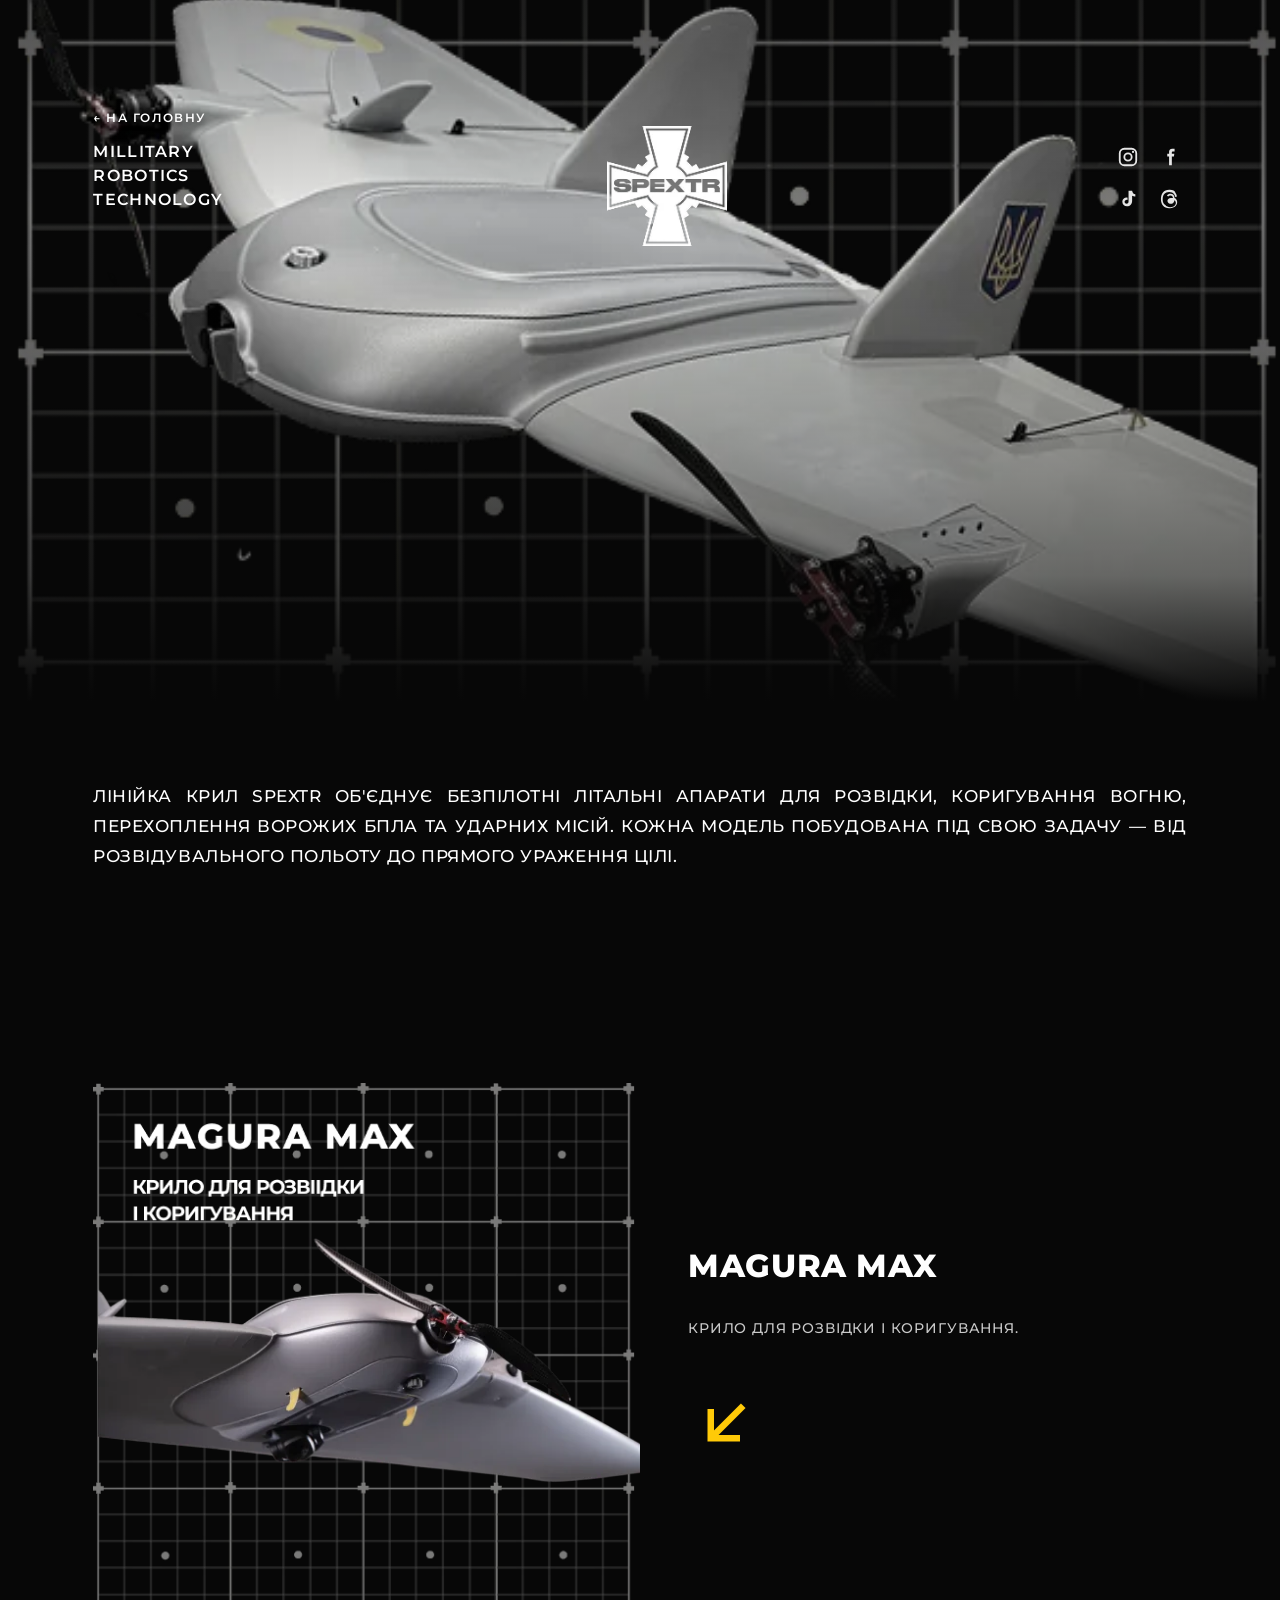
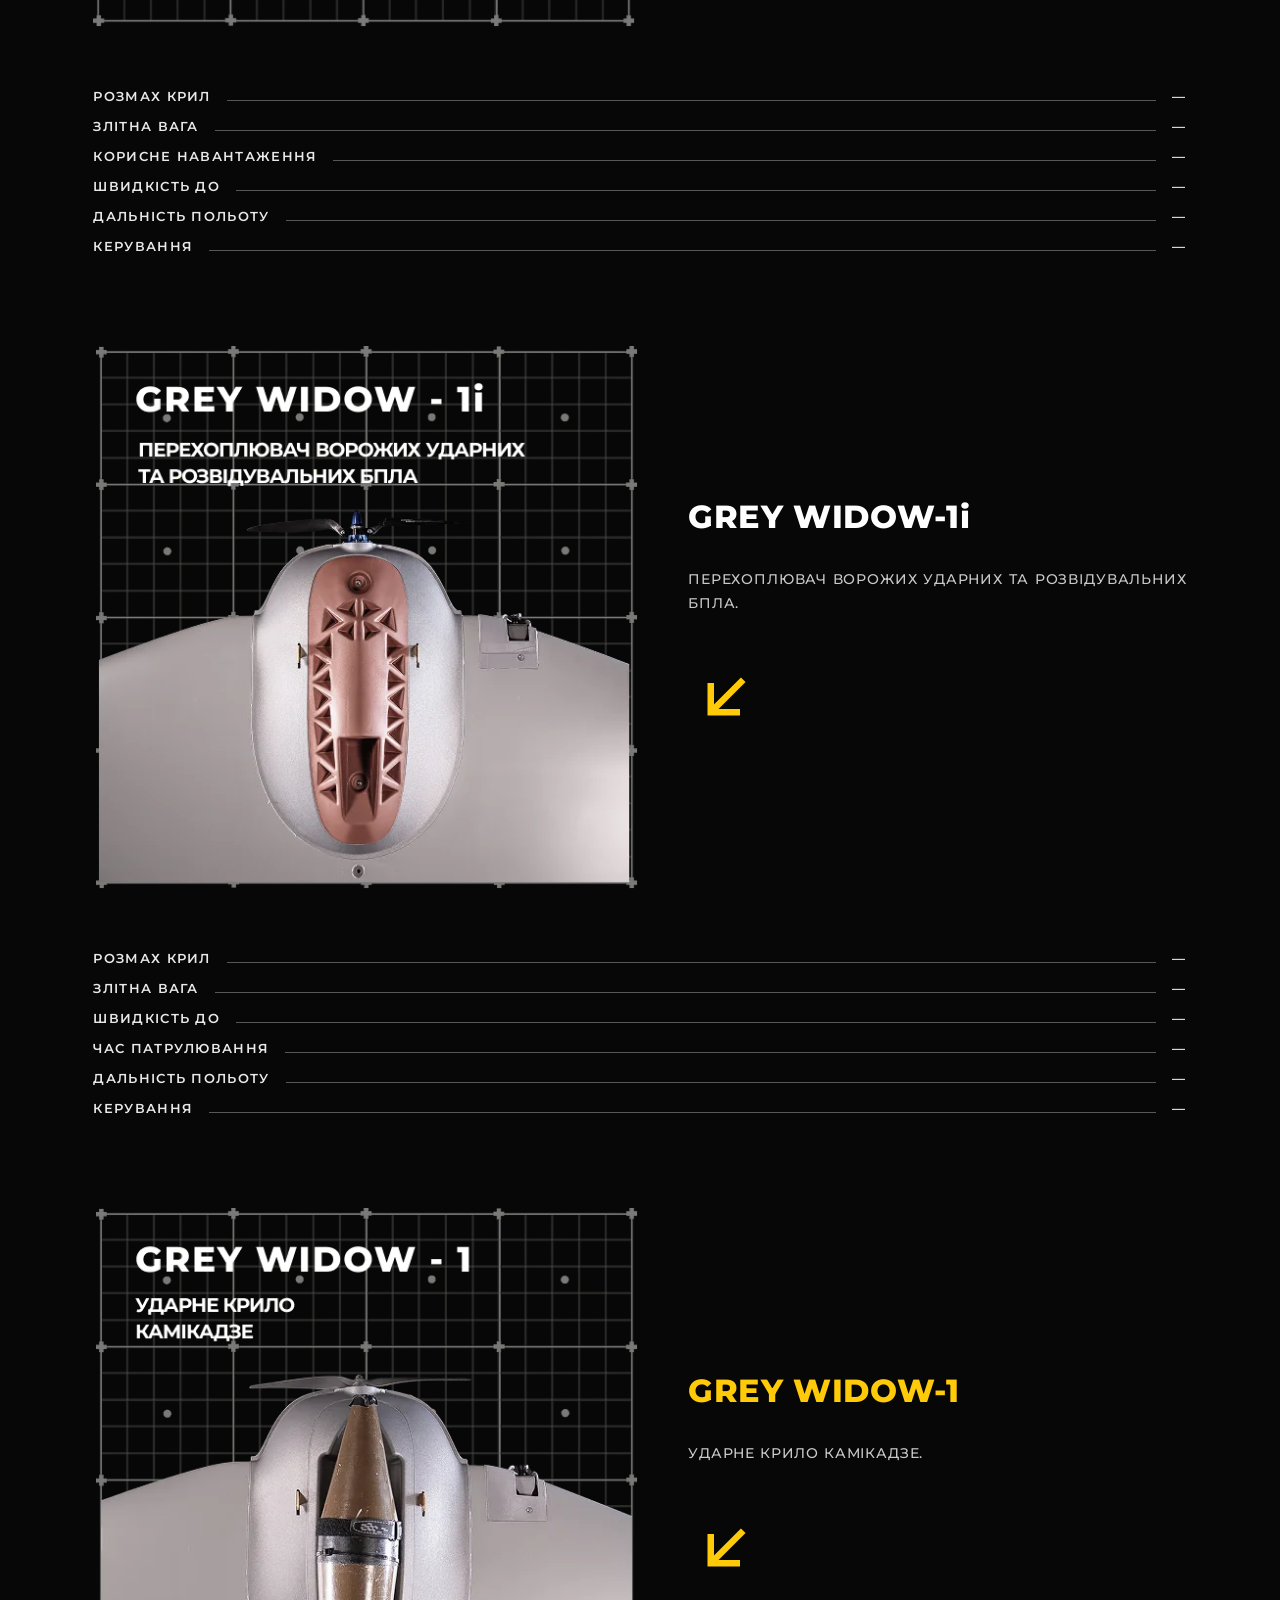
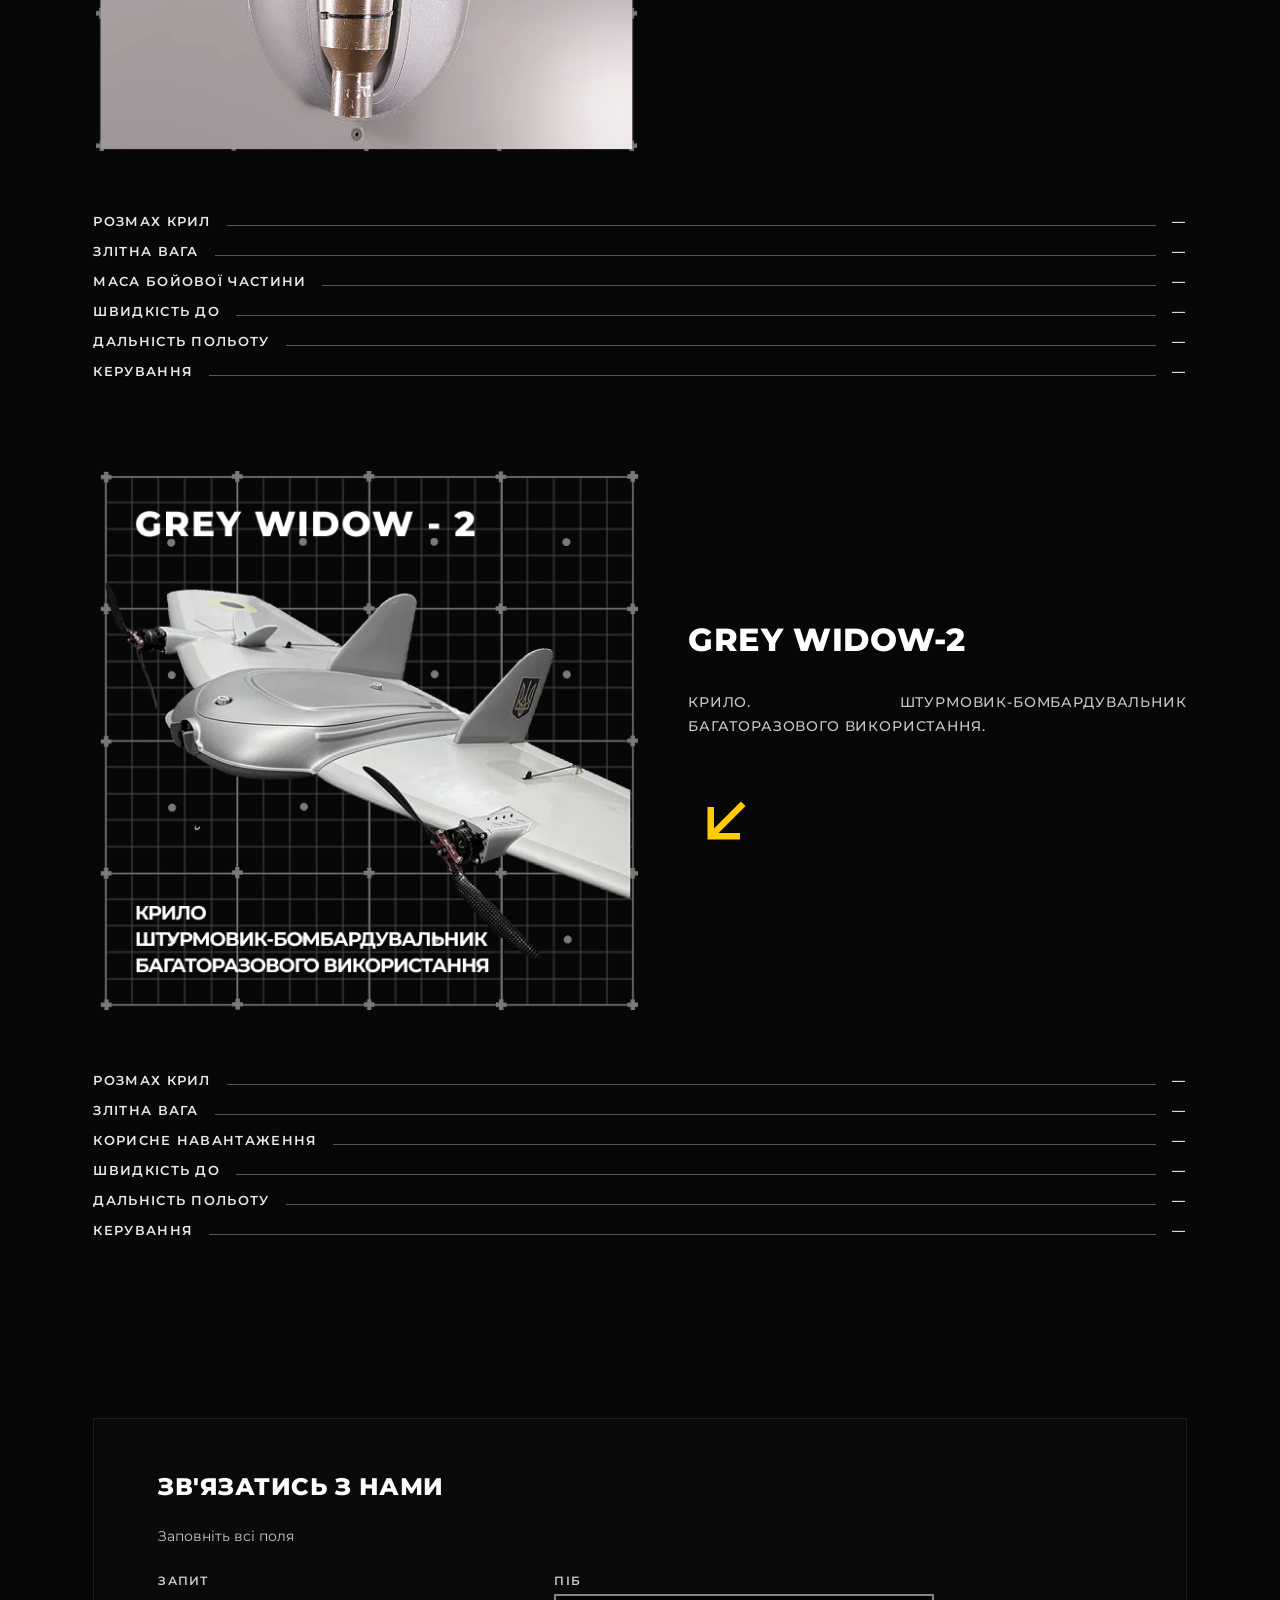
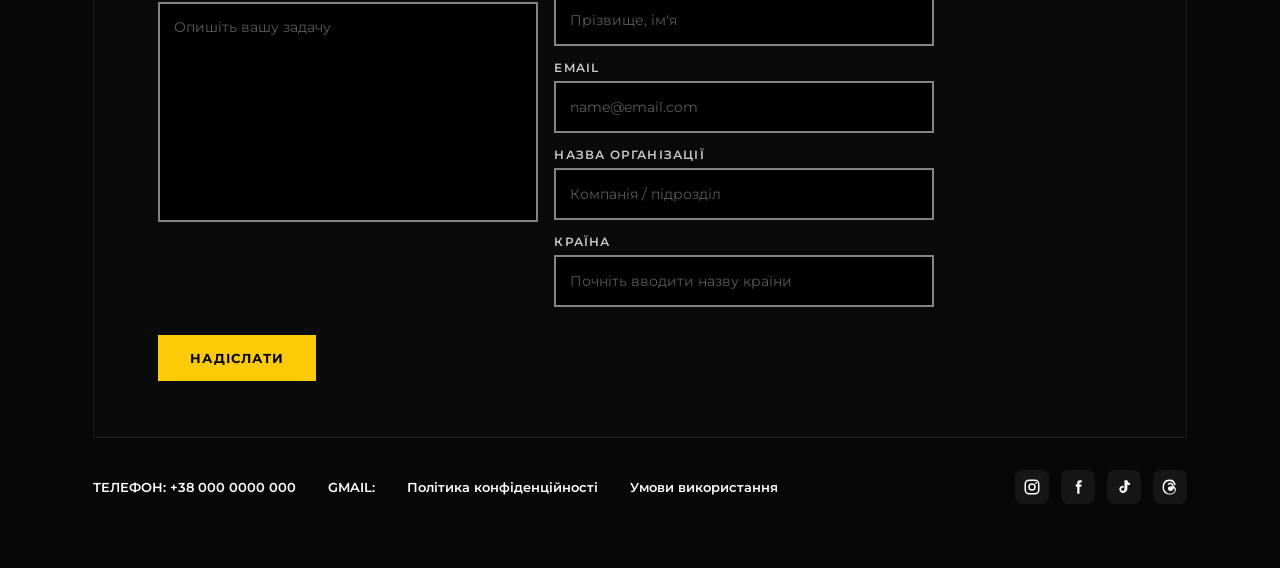
<file: kryla.html>
<!DOCTYPE html>
<html lang="uk">
<head>
  <meta charset="utf-8" />
  <meta name="viewport" content="width=device-width, initial-scale=1" />
  <title>SPEXTR КРИЛА — Лінійка безпілотних крил</title>
  <meta name="description" content="SPEXTR КРИЛА — лінійка безпілотних крил: MAGURA MAX для розвідки й коригування, GREY WIDOW-1i перехоплювач, GREY WIDOW-1 ударне крило камікадзе, GREY WIDOW-2 штурмовик-бомбардувальник багаторазового використання." />
  <link rel="preconnect" href="https://fonts.googleapis.com" />
  <link rel="preconnect" href="https://fonts.gstatic.com" crossorigin />
  <link href="https://fonts.googleapis.com/css2?family=Montserrat:wght@400;500;600;700;800&display=swap" rel="stylesheet" />
  <link rel="stylesheet" href="kryla.css?v=4" />
  <link rel="stylesheet" href="contact-block.css?v=4" />
</head>
<body>
  <div class="wg">

    <!-- ============ 01 HERO ============ -->
    <section class="wg-hero">
      <img class="wg-hero__bg" src="assets/wg-hero.webp" alt="SPEXTR GREY WIDOW-2" fetchpriority="high" />
      <span class="wg-hero__scrim"></span>
      <span class="wg-hero__tick wg-hero__tick--left"></span>
      <span class="wg-hero__tick wg-hero__tick--right"></span>

      <a class="wg-back" href="index.html#products">← НА ГОЛОВНУ</a>

      <div class="wg-hero__row">
        <p class="wg-hero__tagline">
          <span>MILLITARY</span>
          <span>ROBOTICS</span>
          <span>TECHNOLOGY</span>
        </p>

        <img class="wg-hero__logo" src="assets/k2-logo.webp" alt="SPEXTR" />

        <div class="wg-socials">
          <a class="wg-social" href="#" aria-label="Instagram">
            <svg viewBox="0 0 24 24" fill="none" stroke="currentColor" stroke-width="2"><rect x="3" y="3" width="18" height="18" rx="5" /><circle cx="12" cy="12" r="4" /><circle cx="17.5" cy="6.5" r="1.2" fill="currentColor" stroke="none" /></svg>
          </a>
          <a class="wg-social" href="#" aria-label="Facebook">
            <svg viewBox="0 0 24 24" fill="currentColor"><path d="M14 8.5V7c0-.7.5-1 1.2-1H17V3h-2.5C11.9 3 11 4.6 11 6.4v2.1H9v3h2V21h3v-9.5h2.3l.4-3H14z" /></svg>
          </a>
          <a class="wg-social" href="#" aria-label="TikTok">
            <svg viewBox="0 0 24 24" fill="currentColor"><path d="M16.5 3c.3 2.1 1.5 3.6 3.5 3.9v2.4c-1.2.1-2.3-.2-3.5-.8v5.6c0 3.2-2.3 5.9-5.6 5.9-2.9 0-5.1-2.1-5.1-4.9 0-3 2.5-5 5.7-4.6v2.6c-.5-.2-1-.2-1.5-.1-1.1.2-1.8 1-1.7 2.2.1 1.1 1 1.9 2.1 1.9 1.3 0 2.2-1 2.2-2.5V3h3.4z" /></svg>
          </a>
          <a class="wg-social" href="#" aria-label="Threads">
            <svg viewBox="0 0 24 24" fill="currentColor"><path d="M17.3 11.2c-.1 0-.2-.1-.3-.1-.2-3-1.8-4.7-4.5-4.7-1.6 0-3 .7-3.8 2l1.5 1c.6-.9 1.5-1.1 2.3-1.1 1 0 1.8.3 2.2 1 .3.4.5 1 .5 1.7-.7-.1-1.4-.2-2.2-.1-2.4.1-3.9 1.5-3.8 3.4.1 1 .6 1.8 1.4 2.3.7.4 1.6.6 2.5.6 1.2-.1 2.2-.5 2.8-1.4.5-.6.8-1.4.9-2.4.6.4 1.1.9 1.3 1.5.5 1.1.5 2.8-.9 4.2-1.2 1.2-2.7 1.8-4.9 1.8-2.4 0-4.2-.8-5.4-2.3C4.6 17 4 15 4 12.5s.6-4.5 1.7-5.9C6.9 5.1 8.7 4.3 11.1 4.3c2.4 0 4.3.8 5.4 2.4.6.8 1 1.8 1.2 3l1.9-.5c-.3-1.5-.8-2.8-1.6-3.8C17.5 3.1 14.9 2 11.9 2h-.8C8.1 2 5.8 3 4.3 4.9 2.9 6.6 2.2 9 2.1 11.9v.2c0 2.9.7 5.3 2.2 7 1.5 1.9 3.8 2.9 6.8 2.9h.8c2.7 0 4.6-.7 6.2-2.3 2.1-2.1 2-4.7 1.3-6.3-.5-1.1-1.4-2-2.6-2.7l-.5-.4z" /></svg>
          </a>
        </div>
      </div>
    </section>

    <!-- ============ 02 INTRO ============ -->
    <section class="wg-intro">
      <p>ЛІНІЙКА КРИЛ SPEXTR ОБ'ЄДНУЄ БЕЗПІЛОТНІ ЛІТАЛЬНІ АПАРАТИ ДЛЯ РОЗВІДКИ, КОРИГУВАННЯ ВОГНЮ, ПЕРЕХОПЛЕННЯ ВОРОЖИХ БПЛА ТА УДАРНИХ МІСІЙ. КОЖНА МОДЕЛЬ ПОБУДОВАНА ПІД СВОЮ ЗАДАЧУ — ВІД РОЗВІДУВАЛЬНОГО ПОЛЬОТУ ДО ПРЯМОГО УРАЖЕННЯ ЦІЛІ.</p>
    </section>

    <!-- ============ 03 MAGURA MAX ============ -->
    <section class="wg-mod">
      <div class="wg-mod__head">
        <img class="wg-mod__unit wg-mod__unit--a" src="assets/wg-engine.webp" alt="MAGURA MAX" loading="lazy" decoding="async" />
        <div class="wg-mod__lead">
          <h2 class="wg-mod__title">MAGURA MAX</h2>
          <p class="wg-mod__sub">КРИЛО ДЛЯ РОЗВІДКИ І КОРИГУВАННЯ.</p>
          <svg class="wg-mod__arrow" viewBox="0 0 24 24" fill="none" stroke="currentColor" stroke-width="2"><path d="M17 7L7 17" /><path d="M7 8v9h9" /></svg>
        </div>
      </div>

      <dl class="wg-specs">
        <div class="wg-spec"><dt>РОЗМАХ КРИЛ</dt><span class="wg-spec__rule"></span><dd>—</dd></div>
        <div class="wg-spec"><dt>ЗЛІТНА ВАГА</dt><span class="wg-spec__rule"></span><dd>—</dd></div>
        <div class="wg-spec"><dt>КОРИСНЕ НАВАНТАЖЕННЯ</dt><span class="wg-spec__rule"></span><dd>—</dd></div>
        <div class="wg-spec"><dt>ШВИДКІСТЬ ДО</dt><span class="wg-spec__rule"></span><dd>—</dd></div>
        <div class="wg-spec"><dt>ДАЛЬНІСТЬ ПОЛЬОТУ</dt><span class="wg-spec__rule"></span><dd>—</dd></div>
        <div class="wg-spec"><dt>КЕРУВАННЯ</dt><span class="wg-spec__rule"></span><dd>—</dd></div>
      </dl>
    </section>

    <!-- ============ 04 GREY WIDOW-1i ============ -->
    <section class="wg-mod">
      <div class="wg-mod__head">
        <img class="wg-mod__unit wg-mod__unit--b" src="assets/wg-bay-empty.webp" alt="GREY WIDOW-1i" loading="lazy" decoding="async" />
        <div class="wg-mod__lead">
          <h2 class="wg-mod__title">GREY WIDOW-1i</h2>
          <p class="wg-mod__sub">ПЕРЕХОПЛЮВАЧ ВОРОЖИХ УДАРНИХ ТА РОЗВІДУВАЛЬНИХ БПЛА.</p>
          <svg class="wg-mod__arrow" viewBox="0 0 24 24" fill="none" stroke="currentColor" stroke-width="2"><path d="M17 7L7 17" /><path d="M7 8v9h9" /></svg>
        </div>
      </div>

      <dl class="wg-specs">
        <div class="wg-spec"><dt>РОЗМАХ КРИЛ</dt><span class="wg-spec__rule"></span><dd>—</dd></div>
        <div class="wg-spec"><dt>ЗЛІТНА ВАГА</dt><span class="wg-spec__rule"></span><dd>—</dd></div>
        <div class="wg-spec"><dt>ШВИДКІСТЬ ДО</dt><span class="wg-spec__rule"></span><dd>—</dd></div>
        <div class="wg-spec"><dt>ЧАС ПАТРУЛЮВАННЯ</dt><span class="wg-spec__rule"></span><dd>—</dd></div>
        <div class="wg-spec"><dt>ДАЛЬНІСТЬ ПОЛЬОТУ</dt><span class="wg-spec__rule"></span><dd>—</dd></div>
        <div class="wg-spec"><dt>КЕРУВАННЯ</dt><span class="wg-spec__rule"></span><dd>—</dd></div>
      </dl>
    </section>

    <!-- ============ 05 GREY WIDOW-1 ============ -->
    <section class="wg-mod">
      <div class="wg-mod__head">
        <img class="wg-mod__unit wg-mod__unit--a" src="assets/wg-bay-payload.webp" alt="GREY WIDOW-1" loading="lazy" decoding="async" />
        <div class="wg-mod__lead">
          <h2 class="wg-mod__title wg-mod__title--accent">GREY WIDOW-1</h2>
          <p class="wg-mod__sub">УДАРНЕ КРИЛО КАМІКАДЗЕ.</p>
          <svg class="wg-mod__arrow" viewBox="0 0 24 24" fill="none" stroke="currentColor" stroke-width="2"><path d="M17 7L7 17" /><path d="M7 8v9h9" /></svg>
        </div>
      </div>

      <dl class="wg-specs">
        <div class="wg-spec"><dt>РОЗМАХ КРИЛ</dt><span class="wg-spec__rule"></span><dd>—</dd></div>
        <div class="wg-spec"><dt>ЗЛІТНА ВАГА</dt><span class="wg-spec__rule"></span><dd>—</dd></div>
        <div class="wg-spec"><dt>МАСА БОЙОВОЇ ЧАСТИНИ</dt><span class="wg-spec__rule"></span><dd>—</dd></div>
        <div class="wg-spec"><dt>ШВИДКІСТЬ ДО</dt><span class="wg-spec__rule"></span><dd>—</dd></div>
        <div class="wg-spec"><dt>ДАЛЬНІСТЬ ПОЛЬОТУ</dt><span class="wg-spec__rule"></span><dd>—</dd></div>
        <div class="wg-spec"><dt>КЕРУВАННЯ</dt><span class="wg-spec__rule"></span><dd>—</dd></div>
      </dl>
    </section>

    <!-- ============ 06 GREY WIDOW-2 ============ -->
    <section class="wg-mod">
      <div class="wg-mod__head">
        <img class="wg-mod__unit wg-mod__unit--b" src="assets/wg-hero.webp" alt="GREY WIDOW-2" loading="lazy" decoding="async" />
        <div class="wg-mod__lead">
          <h2 class="wg-mod__title">GREY WIDOW-2</h2>
          <p class="wg-mod__sub">КРИЛО. ШТУРМОВИК-БОМБАРДУВАЛЬНИК БАГАТОРАЗОВОГО ВИКОРИСТАННЯ.</p>
          <svg class="wg-mod__arrow" viewBox="0 0 24 24" fill="none" stroke="currentColor" stroke-width="2"><path d="M17 7L7 17" /><path d="M7 8v9h9" /></svg>
        </div>
      </div>

      <dl class="wg-specs">
        <div class="wg-spec"><dt>РОЗМАХ КРИЛ</dt><span class="wg-spec__rule"></span><dd>—</dd></div>
        <div class="wg-spec"><dt>ЗЛІТНА ВАГА</dt><span class="wg-spec__rule"></span><dd>—</dd></div>
        <div class="wg-spec"><dt>КОРИСНЕ НАВАНТАЖЕННЯ</dt><span class="wg-spec__rule"></span><dd>—</dd></div>
        <div class="wg-spec"><dt>ШВИДКІСТЬ ДО</dt><span class="wg-spec__rule"></span><dd>—</dd></div>
        <div class="wg-spec"><dt>ДАЛЬНІСТЬ ПОЛЬОТУ</dt><span class="wg-spec__rule"></span><dd>—</dd></div>
        <div class="wg-spec"><dt>КЕРУВАННЯ</dt><span class="wg-spec__rule"></span><dd>—</dd></div>
      </dl>
    </section>

    <!-- ============ CONTACT (ЗАЯВКА) ============ -->
    <section id="contact" class="pc-contact">
      <div class="pc-panel">
        <form class="pc-form js-pc-form" novalidate>
          <div class="pc-form__inner">
            <div class="pc-form__head">
              <b class="pc-form__heading">ЗВ'ЯЗАТИСЬ З НАМИ</b>
              <button type="submit" class="pc-cta">НАДІСЛАТИ</button>
            </div>
            <p class="pc-form__subheading">Заповніть всі поля</p>
            <div class="pc-form__cols">
              <div class="pc-form__col pc-form__col--msg">
                <b class="pc-form__label">ЗАПИТ</b>
                <textarea name="message" required maxlength="2000" class="pc-field pc-field--area" placeholder="Опишіть вашу задачу"></textarea>
                <span class="pc-field-error">Заповніть це поле</span>
              </div>
              <div class="pc-form__col">
                <label class="pc-field-group">
                  <b class="pc-form__label">ПІБ</b>
                  <input name="name" required maxlength="80" class="pc-field" placeholder="Прізвище, ім'я" />
                  <span class="pc-field-error">Заповніть це поле</span>
                </label>
                <label class="pc-field-group">
                  <b class="pc-form__label">EMAIL</b>
                  <input name="email" type="email" required maxlength="100" class="pc-field" placeholder="name@email.com" />
                  <span class="pc-field-error">Заповніть це поле</span>
                </label>
                <label class="pc-field-group">
                  <b class="pc-form__label">НАЗВА ОРГАНІЗАЦІЇ</b>
                  <input name="org" required maxlength="100" class="pc-field" placeholder="Компанія / підрозділ" />
                  <span class="pc-field-error">Заповніть це поле</span>
                </label>
                <label class="pc-field-group">
                  <b class="pc-form__label">КРАЇНА</b>
                  <div class="country-auto">
                    <input name="country" required maxlength="60" class="pc-field" placeholder="Почніть вводити назву країни" autocomplete="off" role="combobox" aria-expanded="false" aria-autocomplete="list" />
                    <ul class="country-auto__list" role="listbox"></ul>
                  </div>
                  <span class="pc-field-error">Заповніть це поле</span>
                </label>
              </div>
            </div>
          </div>
        </form>
      </div>

      <div class="pc-footer">
        <div class="pc-footer-info">
          <b>ТЕЛЕФОН: +38 000 0000 000</b>
          <b>GMAIL:</b>
          <a class="pc-footer-link" href="privacy.html">Політика конфіденційності</a>
          <a class="pc-footer-link" href="terms.html">Умови використання</a>
        </div>
        <div class="pc-socials">
          <a class="pc-social" href="#" aria-label="Instagram">
            <svg viewBox="0 0 24 24" fill="none" stroke="currentColor" stroke-width="2"><rect x="3" y="3" width="18" height="18" rx="5" /><circle cx="12" cy="12" r="4" /><circle cx="17.5" cy="6.5" r="1.2" fill="currentColor" stroke="none" /></svg>
          </a>
          <a class="pc-social" href="#" aria-label="Facebook">
            <svg viewBox="0 0 24 24" fill="currentColor"><path d="M14 8.5V7c0-.7.5-1 1.2-1H17V3h-2.5C11.9 3 11 4.6 11 6.4v2.1H9v3h2V21h3v-9.5h2.3l.4-3H14z" /></svg>
          </a>
          <a class="pc-social" href="#" aria-label="TikTok">
            <svg viewBox="0 0 24 24" fill="currentColor"><path d="M16.5 3c.3 2.1 1.5 3.6 3.5 3.9v2.4c-1.2.1-2.3-.2-3.5-.8v5.6c0 3.2-2.3 5.9-5.6 5.9-2.9 0-5.1-2.1-5.1-4.9 0-3 2.5-5 5.7-4.6v2.6c-.5-.2-1-.2-1.5-.1-1.1.2-1.8 1-1.7 2.2.1 1.1 1 1.9 2.1 1.9 1.3 0 2.2-1 2.2-2.5V3h3.4z" /></svg>
          </a>
          <a class="pc-social" href="#" aria-label="Threads">
            <svg viewBox="0 0 24 24" fill="currentColor"><path d="M17.3 11.2c-.1 0-.2-.1-.3-.1-.2-3-1.8-4.7-4.5-4.7-1.6 0-3 .7-3.8 2l1.5 1c.6-.9 1.5-1.1 2.3-1.1 1 0 1.8.3 2.2 1 .3.4.5 1 .5 1.7-.7-.1-1.4-.2-2.2-.1-2.4.1-3.9 1.5-3.8 3.4.1 1 .6 1.8 1.4 2.3.7.4 1.6.6 2.5.6 1.2-.1 2.2-.5 2.8-1.4.5-.6.8-1.4.9-2.4.6.4 1.1.9 1.3 1.5.5 1.1.5 2.8-.9 4.2-1.2 1.2-2.7 1.8-4.9 1.8-2.4 0-4.2-.8-5.4-2.3C4.6 17 4 15 4 12.5s.6-4.5 1.7-5.9C6.9 5.1 8.7 4.3 11.1 4.3c2.4 0 4.3.8 5.4 2.4.6.8 1 1.8 1.2 3l1.9-.5c-.3-1.5-.8-2.8-1.6-3.8C17.5 3.1 14.9 2 11.9 2h-.8C8.1 2 5.8 3 4.3 4.9 2.9 6.6 2.2 9 2.1 11.9v.2c0 2.9.7 5.3 2.2 7 1.5 1.9 3.8 2.9 6.8 2.9h.8c2.7 0 4.6-.7 6.2-2.3 2.1-2.1 2-4.7 1.3-6.3-.5-1.1-1.4-2-2.6-2.7l-.5-.4z" /></svg>
          </a>
        </div>
      </div>
    </section>

  </div>
  <div class="pc-toast js-pc-toast" role="status" aria-live="polite">
    <svg viewBox="0 0 24 24" fill="none" stroke="#FFCA08" stroke-width="2.2"><path d="M20 6L9 17l-5-5" /></svg>
    <span>Запит надіслано. Інженерна команда зв'яжеться з вами.</span>
  </div>

  <script src="countries.js?v=3"></script>
  <script src="contact-form.js?v=3"></script>
</body>
</html>
</file>
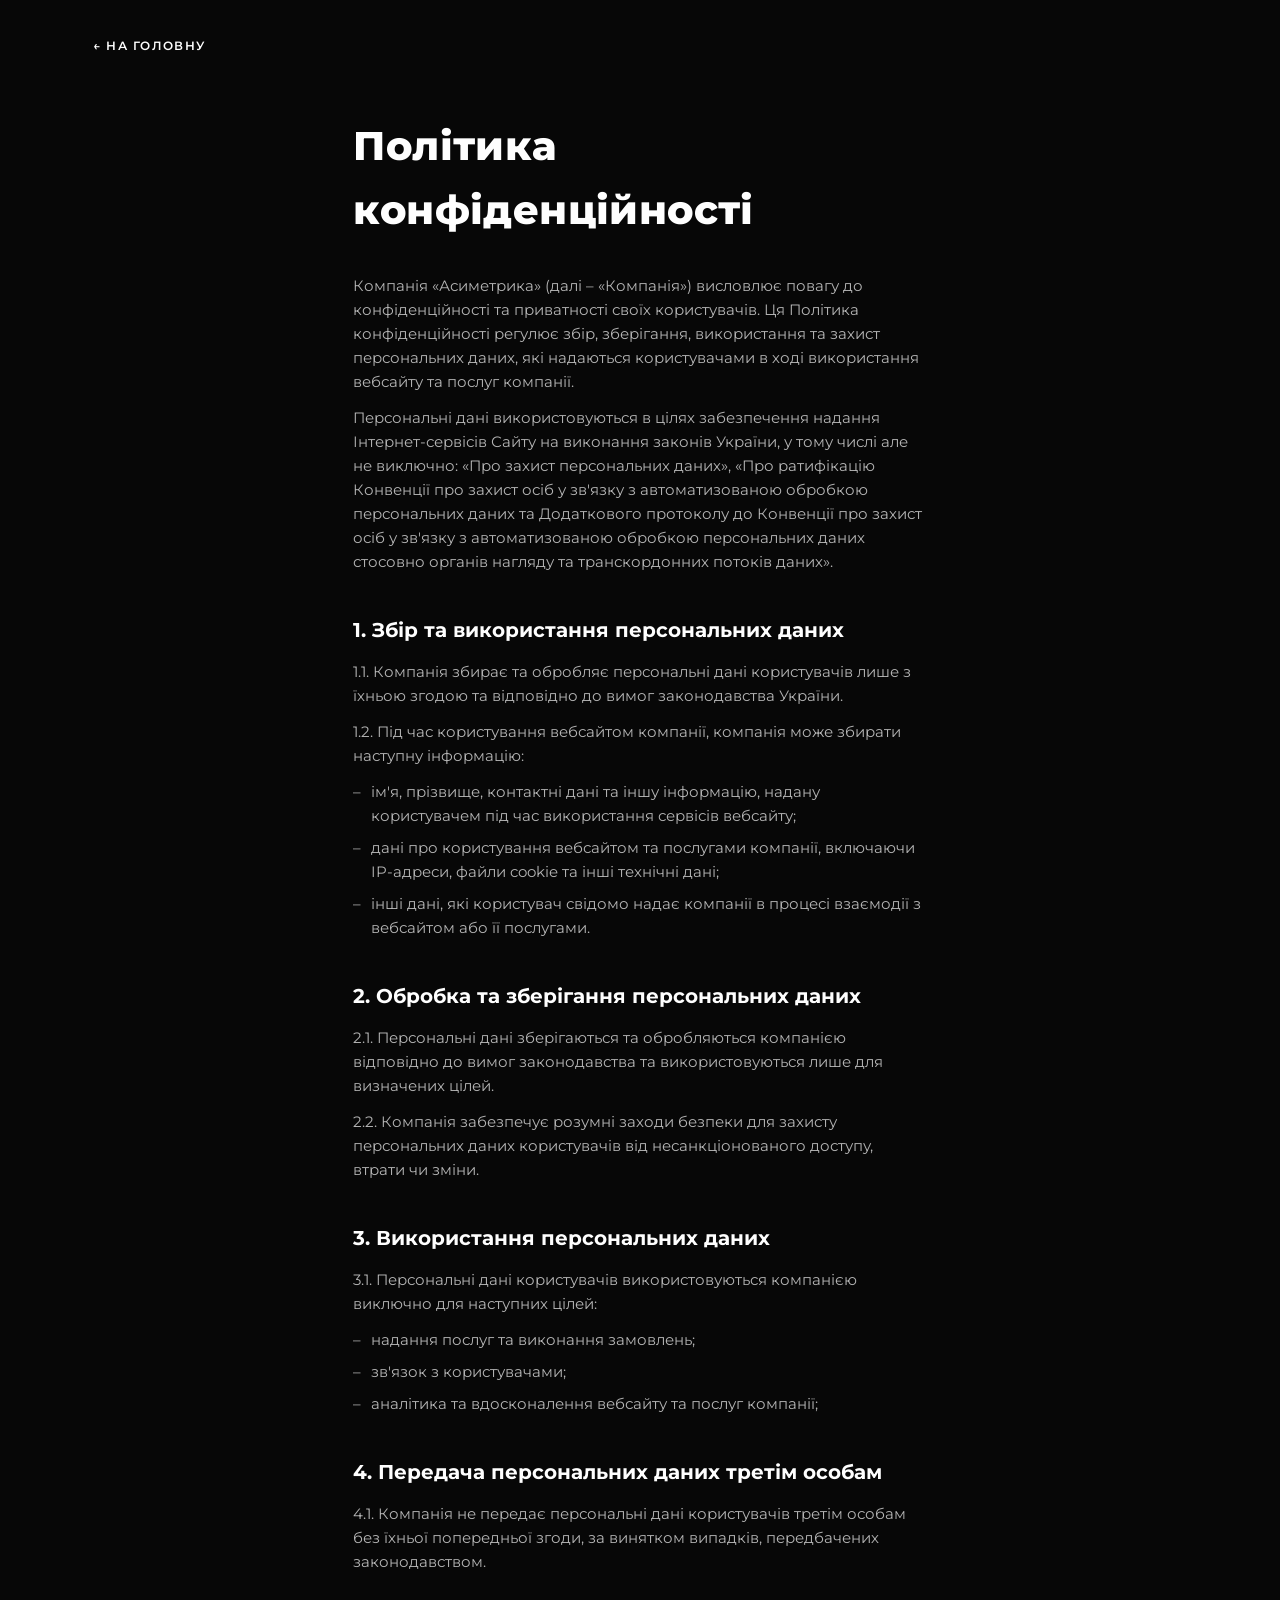
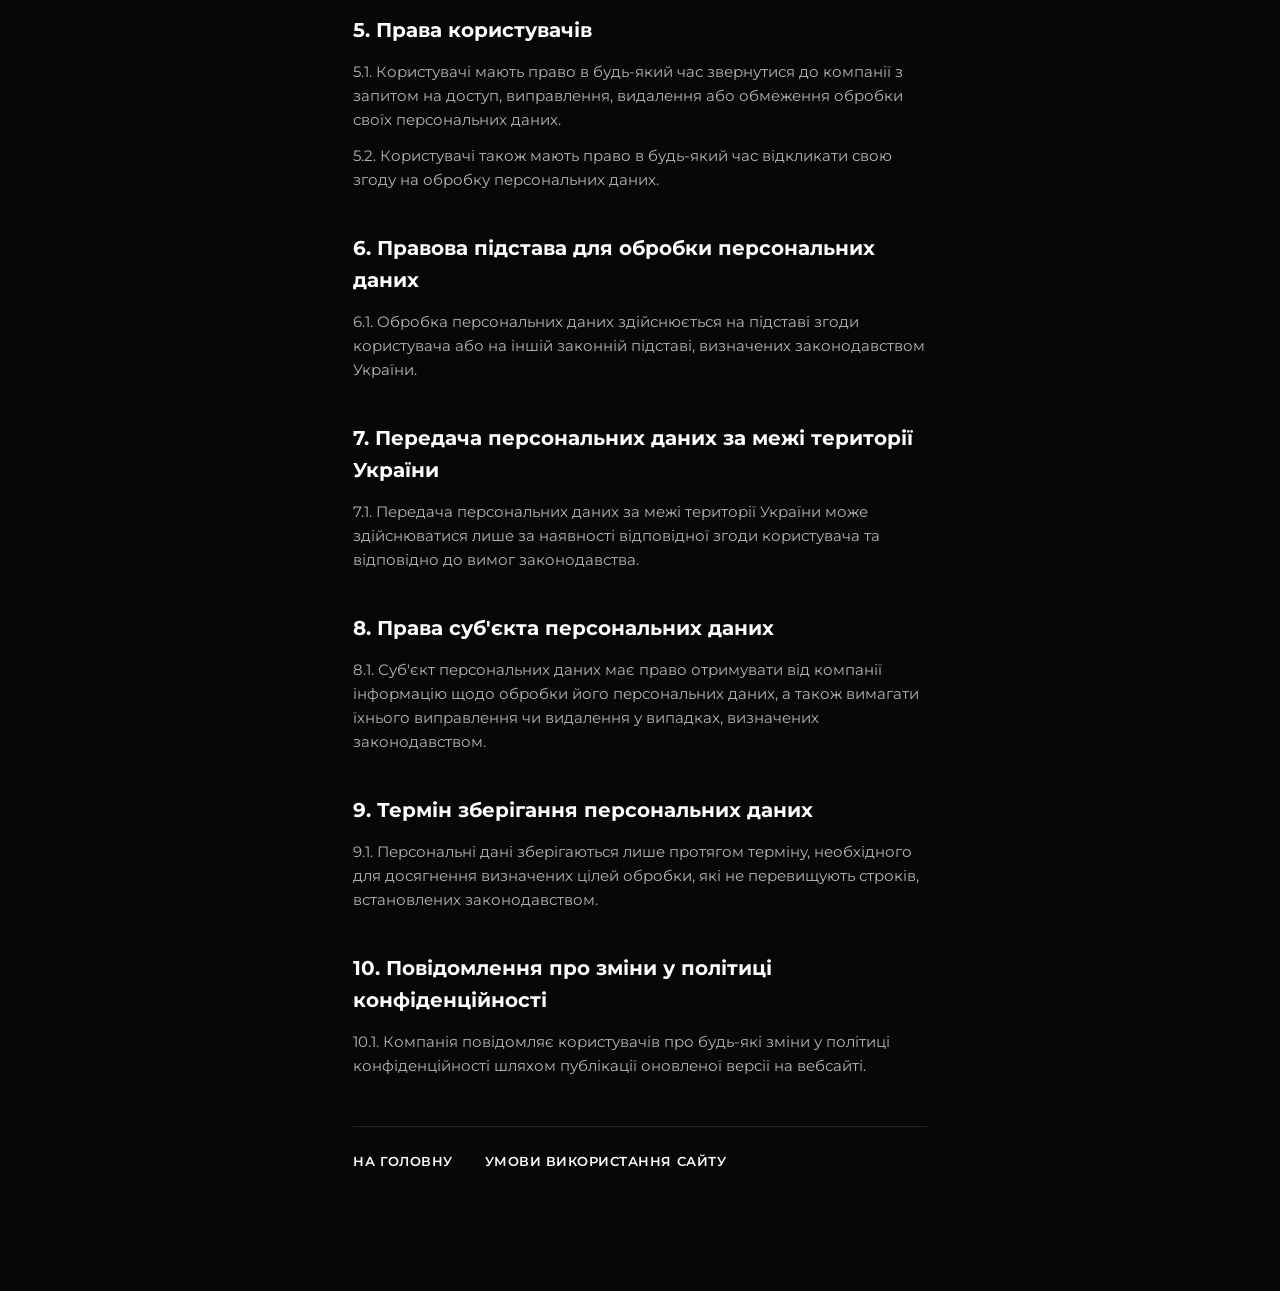
<file: privacy.html>
<!DOCTYPE html>
<html lang="uk">
<head>
  <meta charset="utf-8" />
  <meta name="viewport" content="width=device-width, initial-scale=1" />
  <title>Політика конфіденційності — ASYMMETRICA</title>
  <meta name="description" content="Політика конфіденційності вебсайту компанії Асиметрика." />
  <link rel="preconnect" href="https://fonts.googleapis.com" />
  <link rel="preconnect" href="https://fonts.gstatic.com" crossorigin />
  <link href="https://fonts.googleapis.com/css2?family=Montserrat:wght@400;500;600;700;800&display=swap" rel="stylesheet" />
  <link rel="stylesheet" href="legal.css?v=1" />
</head>
<body>
  <header class="legal-header">
    <a class="legal-back" href="index.html">← НА ГОЛОВНУ</a>
  </header>

  <main class="legal">
    <h1>Політика конфіденційності</h1>

    <p>Компанія «Асиметрика» (далі – «Компанія») висловлює повагу до конфіденційності та приватності своїх користувачів. Ця Політика конфіденційності регулює збір, зберігання, використання та захист персональних даних, які надаються користувачами в ході використання вебсайту та послуг компанії.</p>

    <p>Персональні дані використовуються в цілях забезпечення надання Інтернет-сервісів Сайту на виконання законів України, у тому числі але не виключно: «Про захист персональних даних», «Про ратифікацію Конвенції про захист осіб у зв'язку з автоматизованою обробкою персональних даних та Додаткового протоколу до Конвенції про захист осіб у зв'язку з автоматизованою обробкою персональних даних стосовно органів нагляду та транскордонних потоків даних».</p>

    <h2>1. Збір та використання персональних даних</h2>
    <p>1.1. Компанія збирає та обробляє персональні дані користувачів лише з їхньою згодою та відповідно до вимог законодавства України.</p>
    <p>1.2. Під час користування вебсайтом компанії, компанія може збирати наступну інформацію:</p>
    <ul>
      <li>ім'я, прізвище, контактні дані та іншу інформацію, надану користувачем під час використання сервісів вебсайту;</li>
      <li>дані про користування вебсайтом та послугами компанії, включаючи IP-адреси, файли cookie та інші технічні дані;</li>
      <li>інші дані, які користувач свідомо надає компанії в процесі взаємодії з вебсайтом або її послугами.</li>
    </ul>

    <h2>2. Обробка та зберігання персональних даних</h2>
    <p>2.1. Персональні дані зберігаються та обробляються компанією відповідно до вимог законодавства та використовуються лише для визначених цілей.</p>
    <p>2.2. Компанія забезпечує розумні заходи безпеки для захисту персональних даних користувачів від несанкціонованого доступу, втрати чи зміни.</p>

    <h2>3. Використання персональних даних</h2>
    <p>3.1. Персональні дані користувачів використовуються компанією виключно для наступних цілей:</p>
    <ul>
      <li>надання послуг та виконання замовлень;</li>
      <li>зв'язок з користувачами;</li>
      <li>аналітика та вдосконалення вебсайту та послуг компанії;</li>
    </ul>

    <h2>4. Передача персональних даних третім особам</h2>
    <p>4.1. Компанія не передає персональні дані користувачів третім особам без їхньої попередньої згоди, за винятком випадків, передбачених законодавством.</p>

    <h2>5. Права користувачів</h2>
    <p>5.1. Користувачі мають право в будь-який час звернутися до компанії з запитом на доступ, виправлення, видалення або обмеження обробки своїх персональних даних.</p>
    <p>5.2. Користувачі також мають право в будь-який час відкликати свою згоду на обробку персональних даних.</p>

    <h2>6. Правова підстава для обробки персональних даних</h2>
    <p>6.1. Обробка персональних даних здійснюється на підставі згоди користувача або на іншій законній підставі, визначених законодавством України.</p>

    <h2>7. Передача персональних даних за межі території України</h2>
    <p>7.1. Передача персональних даних за межі території України може здійснюватися лише за наявності відповідної згоди користувача та відповідно до вимог законодавства.</p>

    <h2>8. Права суб'єкта персональних даних</h2>
    <p>8.1. Суб'єкт персональних даних має право отримувати від компанії інформацію щодо обробки його персональних даних, а також вимагати їхнього виправлення чи видалення у випадках, визначених законодавством.</p>

    <h2>9. Термін зберігання персональних даних</h2>
    <p>9.1. Персональні дані зберігаються лише протягом терміну, необхідного для досягнення визначених цілей обробки, які не перевищують строків, встановлених законодавством.</p>

    <h2>10. Повідомлення про зміни у політиці конфіденційності</h2>
    <p>10.1. Компанія повідомляє користувачів про будь-які зміни у політиці конфіденційності шляхом публікації оновленої версії на вебсайті.</p>

    <nav class="legal-footer-nav">
      <a href="index.html">На головну</a>
      <a href="terms.html">Умови використання сайту</a>
    </nav>
  </main>
</body>
</html>
</file>
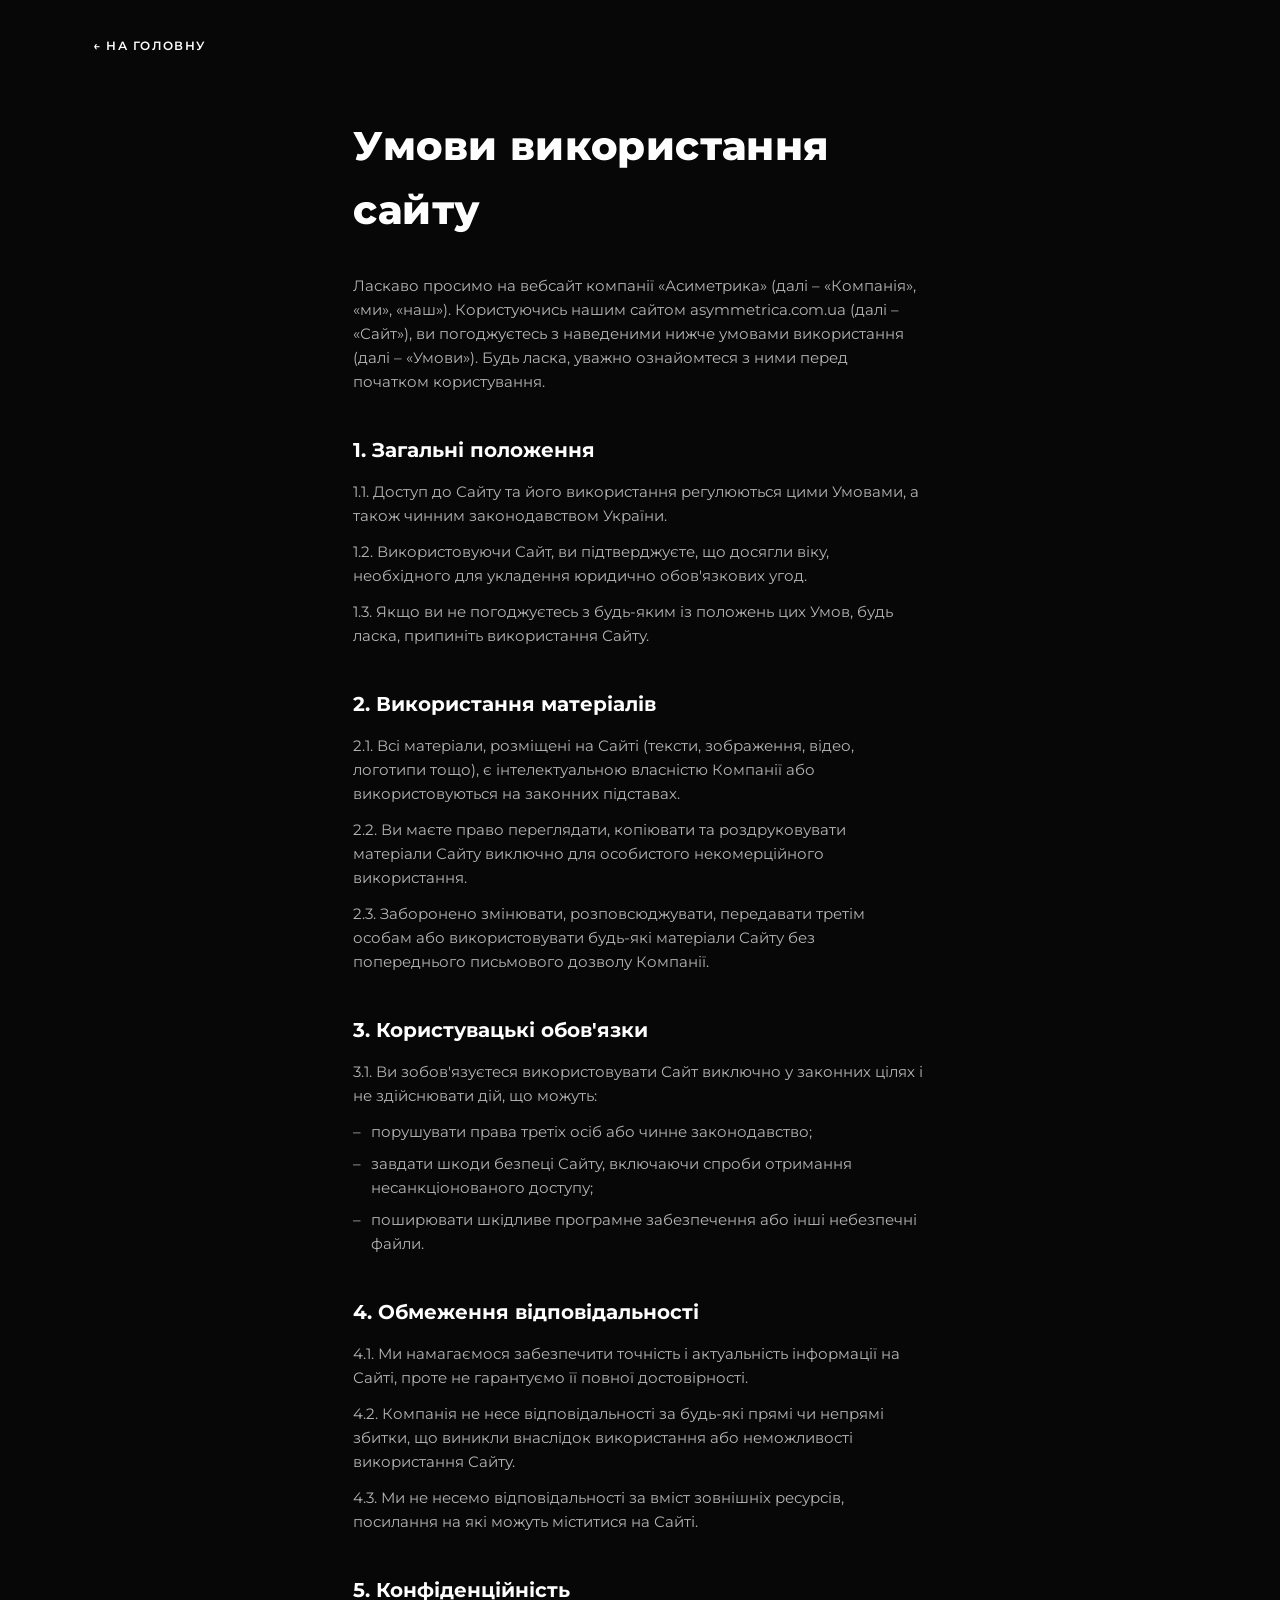
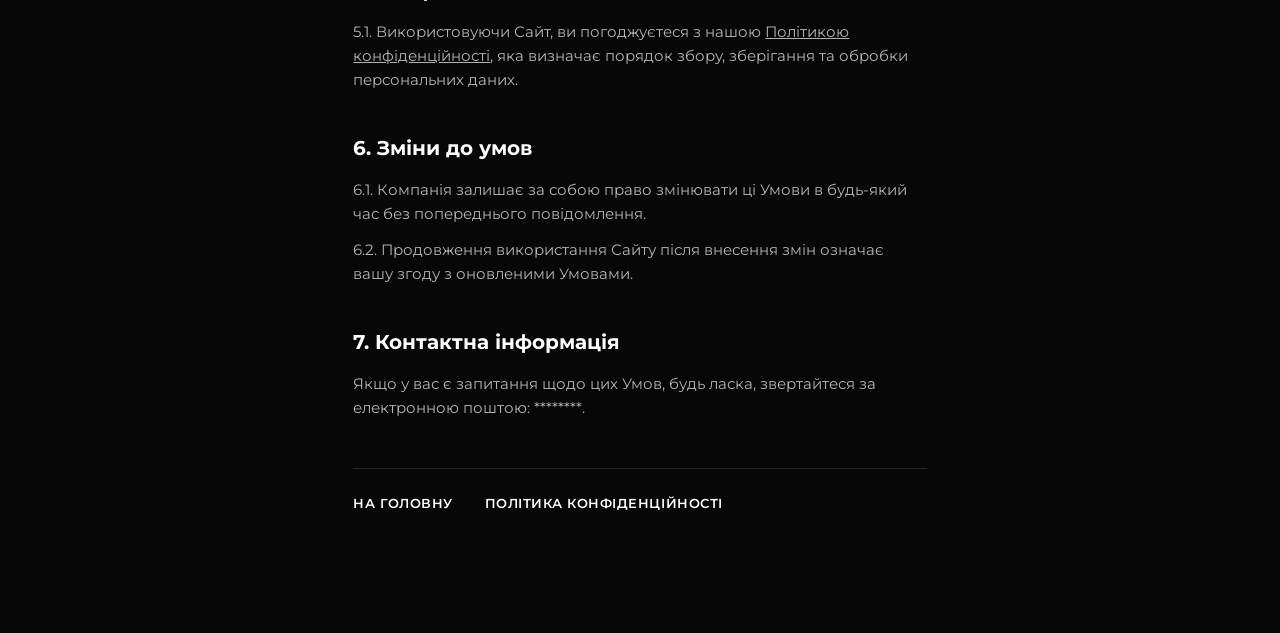
<file: terms.html>
<!DOCTYPE html>
<html lang="uk">
<head>
  <meta charset="utf-8" />
  <meta name="viewport" content="width=device-width, initial-scale=1" />
  <title>Умови використання сайту — ASYMMETRICA</title>
  <meta name="description" content="Умови використання вебсайту компанії Асиметрика." />
  <link rel="preconnect" href="https://fonts.googleapis.com" />
  <link rel="preconnect" href="https://fonts.gstatic.com" crossorigin />
  <link href="https://fonts.googleapis.com/css2?family=Montserrat:wght@400;500;600;700;800&display=swap" rel="stylesheet" />
  <link rel="stylesheet" href="legal.css?v=1" />
</head>
<body>
  <header class="legal-header">
    <a class="legal-back" href="index.html">← НА ГОЛОВНУ</a>
  </header>

  <main class="legal">
    <h1>Умови використання сайту</h1>

    <p>Ласкаво просимо на вебсайт компанії «Асиметрика» (далі – «Компанія», «ми», «наш»). Користуючись нашим сайтом asymmetrica.com.ua (далі – «Сайт»), ви погоджуєтесь з наведеними нижче умовами використання (далі – «Умови»). Будь ласка, уважно ознайомтеся з ними перед початком користування.</p>

    <h2>1. Загальні положення</h2>
    <p>1.1. Доступ до Сайту та його використання регулюються цими Умовами, а також чинним законодавством України.</p>
    <p>1.2. Використовуючи Сайт, ви підтверджуєте, що досягли віку, необхідного для укладення юридично обов'язкових угод.</p>
    <p>1.3. Якщо ви не погоджуєтесь з будь-яким із положень цих Умов, будь ласка, припиніть використання Сайту.</p>

    <h2>2. Використання матеріалів</h2>
    <p>2.1. Всі матеріали, розміщені на Сайті (тексти, зображення, відео, логотипи тощо), є інтелектуальною власністю Компанії або використовуються на законних підставах.</p>
    <p>2.2. Ви маєте право переглядати, копіювати та роздруковувати матеріали Сайту виключно для особистого некомерційного використання.</p>
    <p>2.3. Заборонено змінювати, розповсюджувати, передавати третім особам або використовувати будь-які матеріали Сайту без попереднього письмового дозволу Компанії.</p>

    <h2>3. Користувацькі обов'язки</h2>
    <p>3.1. Ви зобов'язуєтеся використовувати Сайт виключно у законних цілях і не здійснювати дій, що можуть:</p>
    <ul>
      <li>порушувати права третіх осіб або чинне законодавство;</li>
      <li>завдати шкоди безпеці Сайту, включаючи спроби отримання несанкціонованого доступу;</li>
      <li>поширювати шкідливе програмне забезпечення або інші небезпечні файли.</li>
    </ul>

    <h2>4. Обмеження відповідальності</h2>
    <p>4.1. Ми намагаємося забезпечити точність і актуальність інформації на Сайті, проте не гарантуємо її повної достовірності.</p>
    <p>4.2. Компанія не несе відповідальності за будь-які прямі чи непрямі збитки, що виникли внаслідок використання або неможливості використання Сайту.</p>
    <p>4.3. Ми не несемо відповідальності за вміст зовнішніх ресурсів, посилання на які можуть міститися на Сайті.</p>

    <h2>5. Конфіденційність</h2>
    <p>5.1. Використовуючи Сайт, ви погоджуєтеся з нашою <a href="privacy.html">Політикою конфіденційності</a>, яка визначає порядок збору, зберігання та обробки персональних даних.</p>

    <h2>6. Зміни до умов</h2>
    <p>6.1. Компанія залишає за собою право змінювати ці Умови в будь-який час без попереднього повідомлення.</p>
    <p>6.2. Продовження використання Сайту після внесення змін означає вашу згоду з оновленими Умовами.</p>

    <h2>7. Контактна інформація</h2>
    <p>Якщо у вас є запитання щодо цих Умов, будь ласка, звертайтеся за електронною поштою: ********.</p>

    <nav class="legal-footer-nav">
      <a href="index.html">На головну</a>
      <a href="privacy.html">Політика конфіденційності</a>
    </nav>
  </main>
</body>
</html>
</file>
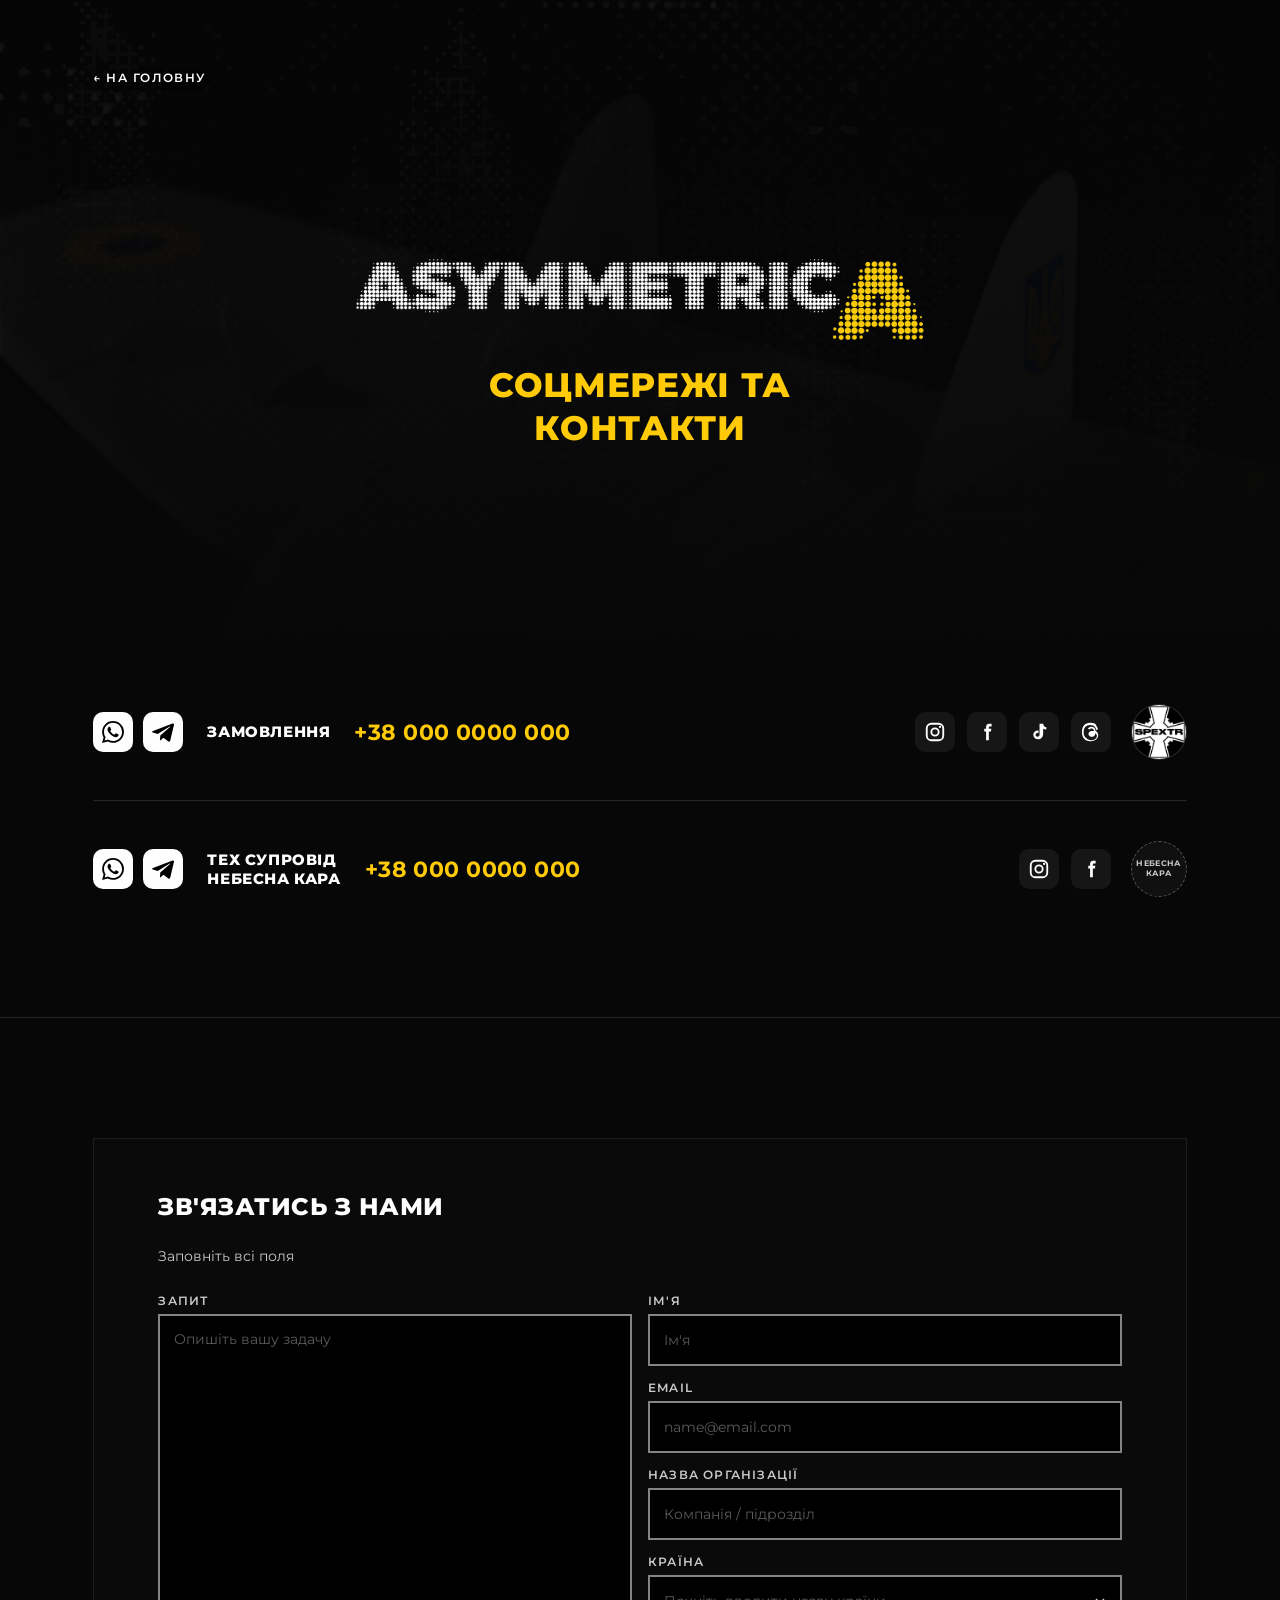
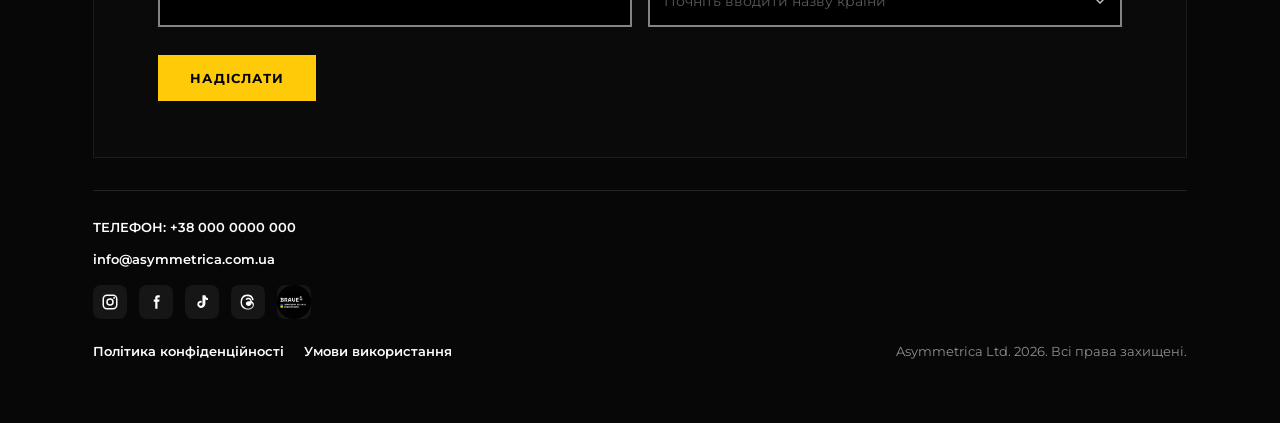
<file: html/contacts.html>
<!DOCTYPE html>
<html lang="uk">
<head>
  <meta charset="utf-8" />
  <meta name="viewport" content="width=device-width, initial-scale=1" />
  <title>Контакти — SPEXTR</title>
  <meta name="description" content="Контакти та соціальні мережі SPEXTR: замовлення, технічний супровід, месенджери та форма заявки." />
  <link rel="preconnect" href="https://fonts.googleapis.com" />
  <link rel="preconnect" href="https://fonts.gstatic.com" crossorigin />
  <link href="https://fonts.googleapis.com/css2?family=Montserrat:wght@400;500;600;700;800&display=swap" rel="stylesheet" />
  <link rel="stylesheet" href="../css/contacts.css?v=2" />
  <link rel="stylesheet" href="../css/contact-block.css?v=12" />
</head>
<body>
  <div class="ct">

    <!-- ============ 01 HERO ============ -->
    <section class="ct-hero">
      <img class="ct-hero__bg" src="../assets/contacts-hero.webp" alt="" fetchpriority="high" />
      <span class="ct-hero__scrim"></span>

      <a class="ct-back" href="index.html">← НА ГОЛОВНУ</a>

      <button class="burger js-burger" type="button" aria-label="Меню" aria-expanded="false" aria-controls="mobile-menu">
        <span></span><span></span><span></span>
      </button>

      <div class="ct-hero__mark">
        <img class="ct-hero__logo" src="../assets/hero-wordmark.webp" alt="ASYMMETRICA" />
        <h1 class="ct-hero__title">СОЦМЕРЕЖІ ТА<br />КОНТАКТИ</h1>
      </div>
    </section>

    <span class="menu-backdrop js-menu-backdrop"></span>
    <nav id="mobile-menu" class="mobile-menu js-mobile-menu" aria-label="Мобільна навігація">
      <button class="mobile-menu__close js-menu-close" type="button" aria-label="Закрити меню">
        <svg viewBox="0 0 24 24" fill="none" stroke="currentColor" stroke-width="2"><path d="M6 6l12 12M18 6L6 18" /></svg>
      </button>
      <a class="mobile-menu__link" href="index.html#about">ПРО НАС</a>
      <div class="mobile-menu__group">
        <a class="mobile-menu__link" href="index.html#products">ПРОДУКТИ</a>
        <div class="mobile-menu__sub">
          <a class="mobile-menu__sublink" href="kryla.html">КРИЛА</a>
          <a class="mobile-menu__sublink" href="k2.html">НРК</a>
          <a class="mobile-menu__sublink" href="gstation.html">ДОДАТКОВО</a>
        </div>
      </div>
      <a class="mobile-menu__link" href="contacts.html" aria-current="page">КОНТАКТИ</a>
    </nav>

    <!-- ============ 02 CONTACT CHANNELS ============ -->
    <section class="ct-channels">
      <div class="ct-channel">
        <div class="ct-channel__left">
          <div class="ct-channel__msg">
            <a class="ct-icon-btn" href="https://wa.me/380000000000" target="_blank" rel="noopener noreferrer" aria-label="WhatsApp">
              <svg viewBox="0 0 24 24" fill="currentColor"><path d="M17.472 14.382c-.297-.149-1.758-.867-2.03-.967-.273-.099-.471-.148-.67.15-.197.297-.767.966-.94 1.164-.173.199-.347.223-.644.075-.297-.15-1.255-.463-2.39-1.475-.883-.788-1.48-1.761-1.653-2.059-.173-.297-.018-.458.13-.606.134-.133.298-.347.446-.52.149-.174.198-.298.298-.497.099-.198.05-.372-.025-.521-.075-.148-.669-1.612-.916-2.207-.242-.579-.487-.5-.669-.51-.173-.008-.371-.01-.57-.01-.198 0-.52.074-.792.372-.272.297-1.04 1.016-1.04 2.479 0 1.462 1.065 2.875 1.213 3.074.149.198 2.096 3.2 5.077 4.487.709.306 1.262.489 1.694.625.712.227 1.36.195 1.871.118.571-.085 1.758-.719 2.006-1.413.248-.694.248-1.289.173-1.413-.074-.124-.272-.198-.57-.347zM12.05 21.785h-.004a9.87 9.87 0 0 1-5.031-1.378l-.361-.214-3.741.982.998-3.648-.235-.374a9.86 9.86 0 0 1-1.51-5.26c.001-5.45 4.436-9.884 9.888-9.884 2.64 0 5.122 1.03 6.988 2.898a9.825 9.825 0 0 1 2.893 6.994c-.002 5.45-4.437 9.884-9.885 9.884zm8.413-18.297A11.815 11.815 0 0 0 12.05 0C5.495 0 .16 5.335.157 11.892c0 2.096.547 4.142 1.588 5.945L.057 24l6.305-1.654a11.882 11.882 0 0 0 5.683 1.448h.005c6.554 0 11.89-5.335 11.893-11.893a11.821 11.821 0 0 0-3.48-8.413z" /></svg>
            </a>
            <a class="ct-icon-btn" href="https://t.me/+380000000000" target="_blank" rel="noopener noreferrer" aria-label="Telegram">
              <svg viewBox="0 0 24 24" fill="currentColor"><path d="M9.036 15.803l-.396 5.55c.568 0 .814-.244 1.11-.537l2.658-2.55 5.514 4.007c1.01.557 1.73.264 1.99-.937L23.94 4.35c.305-1.44-.522-2.003-1.505-1.64L1.114 10.86c-1.408.552-1.39 1.345-.253 1.705l5.371 1.674L18.94 6.31c.582-.372 1.113-.166.677.206L9.036 15.803z" /></svg>
            </a>
          </div>
          <b class="ct-channel__label">ЗАМОВЛЕННЯ</b>
          <a class="ct-channel__phone" href="tel:+380000000000">+38 000 0000 000</a>
        </div>
        <div class="ct-channel__right">
          <div class="ct-channel__socials">
            <a class="ct-social" href="https://www.instagram.com/spextrobotix/" target="_blank" rel="noopener noreferrer" aria-label="Instagram">
              <svg viewBox="0 0 24 24" fill="none" stroke="currentColor" stroke-width="2"><rect x="3" y="3" width="18" height="18" rx="5" /><circle cx="12" cy="12" r="4" /><circle cx="17.5" cy="6.5" r="1.2" fill="currentColor" stroke="none" /></svg>
            </a>
            <a class="ct-social" href="https://www.facebook.com/people/Spextr-Robotics/61578538332726/" target="_blank" rel="noopener noreferrer" aria-label="Facebook">
              <svg viewBox="0 0 24 24" fill="currentColor"><path d="M14 8.5V7c0-.7.5-1 1.2-1H17V3h-2.5C11.9 3 11 4.6 11 6.4v2.1H9v3h2V21h3v-9.5h2.3l.4-3H14z" /></svg>
            </a>
            <a class="ct-social" href="https://www.tiktok.com/@spextr.robotix" target="_blank" rel="noopener noreferrer" aria-label="TikTok">
              <svg viewBox="0 0 24 24" fill="currentColor"><path d="M16.5 3c.3 2.1 1.5 3.6 3.5 3.9v2.4c-1.2.1-2.3-.2-3.5-.8v5.6c0 3.2-2.3 5.9-5.6 5.9-2.9 0-5.1-2.1-5.1-4.9 0-3 2.5-5 5.7-4.6v2.6c-.5-.2-1-.2-1.5-.1-1.1.2-1.8 1-1.7 2.2.1 1.1 1 1.9 2.1 1.9 1.3 0 2.2-1 2.2-2.5V3h3.4z" /></svg>
            </a>
            <a class="ct-social" href="https://www.threads.com/@spextrobotix" target="_blank" rel="noopener noreferrer" aria-label="Threads">
              <svg viewBox="0 0 24 24" fill="currentColor"><path d="M17.3 11.2c-.1 0-.2-.1-.3-.1-.2-3-1.8-4.7-4.5-4.7-1.6 0-3 .7-3.8 2l1.5 1c.6-.9 1.5-1.1 2.3-1.1 1 0 1.8.3 2.2 1 .3.4.5 1 .5 1.7-.7-.1-1.4-.2-2.2-.1-2.4.1-3.9 1.5-3.8 3.4.1 1 .6 1.8 1.4 2.3.7.4 1.6.6 2.5.6 1.2-.1 2.2-.5 2.8-1.4.5-.6.8-1.4.9-2.4.6.4 1.1.9 1.3 1.5.5 1.1.5 2.8-.9 4.2-1.2 1.2-2.7 1.8-4.9 1.8-2.4 0-4.2-.8-5.4-2.3C4.6 17 4 15 4 12.5s.6-4.5 1.7-5.9C6.9 5.1 8.7 4.3 11.1 4.3c2.4 0 4.3.8 5.4 2.4.6.8 1 1.8 1.2 3l1.9-.5c-.3-1.5-.8-2.8-1.6-3.8C17.5 3.1 14.9 2 11.9 2h-.8C8.1 2 5.8 3 4.3 4.9 2.9 6.6 2.2 9 2.1 11.9v.2c0 2.9.7 5.3 2.2 7 1.5 1.9 3.8 2.9 6.8 2.9h.8c2.7 0 4.6-.7 6.2-2.3 2.1-2.1 2-4.7 1.3-6.3-.5-1.1-1.4-2-2.6-2.7l-.5-.4z" /></svg>
            </a>
          </div>
          <span class="ct-badge">
            <img src="../assets/k2-logo.webp" alt="SPEXTR" />
          </span>
        </div>
      </div>

      <div class="ct-channel">
        <div class="ct-channel__left">
          <div class="ct-channel__msg">
            <a class="ct-icon-btn" href="https://wa.me/380000000000" target="_blank" rel="noopener noreferrer" aria-label="WhatsApp">
              <svg viewBox="0 0 24 24" fill="currentColor"><path d="M17.472 14.382c-.297-.149-1.758-.867-2.03-.967-.273-.099-.471-.148-.67.15-.197.297-.767.966-.94 1.164-.173.199-.347.223-.644.075-.297-.15-1.255-.463-2.39-1.475-.883-.788-1.48-1.761-1.653-2.059-.173-.297-.018-.458.13-.606.134-.133.298-.347.446-.52.149-.174.198-.298.298-.497.099-.198.05-.372-.025-.521-.075-.148-.669-1.612-.916-2.207-.242-.579-.487-.5-.669-.51-.173-.008-.371-.01-.57-.01-.198 0-.52.074-.792.372-.272.297-1.04 1.016-1.04 2.479 0 1.462 1.065 2.875 1.213 3.074.149.198 2.096 3.2 5.077 4.487.709.306 1.262.489 1.694.625.712.227 1.36.195 1.871.118.571-.085 1.758-.719 2.006-1.413.248-.694.248-1.289.173-1.413-.074-.124-.272-.198-.57-.347zM12.05 21.785h-.004a9.87 9.87 0 0 1-5.031-1.378l-.361-.214-3.741.982.998-3.648-.235-.374a9.86 9.86 0 0 1-1.51-5.26c.001-5.45 4.436-9.884 9.888-9.884 2.64 0 5.122 1.03 6.988 2.898a9.825 9.825 0 0 1 2.893 6.994c-.002 5.45-4.437 9.884-9.885 9.884zm8.413-18.297A11.815 11.815 0 0 0 12.05 0C5.495 0 .16 5.335.157 11.892c0 2.096.547 4.142 1.588 5.945L.057 24l6.305-1.654a11.882 11.882 0 0 0 5.683 1.448h.005c6.554 0 11.89-5.335 11.893-11.893a11.821 11.821 0 0 0-3.48-8.413z" /></svg>
            </a>
            <a class="ct-icon-btn" href="https://t.me/+380000000000" target="_blank" rel="noopener noreferrer" aria-label="Telegram">
              <svg viewBox="0 0 24 24" fill="currentColor"><path d="M9.036 15.803l-.396 5.55c.568 0 .814-.244 1.11-.537l2.658-2.55 5.514 4.007c1.01.557 1.73.264 1.99-.937L23.94 4.35c.305-1.44-.522-2.003-1.505-1.64L1.114 10.86c-1.408.552-1.39 1.345-.253 1.705l5.371 1.674L18.94 6.31c.582-.372 1.113-.166.677.206L9.036 15.803z" /></svg>
            </a>
          </div>
          <b class="ct-channel__label">ТЕХ СУПРОВІД<br />НЕБЕСНА КАРА</b>
          <a class="ct-channel__phone" href="tel:+380000000000">+38 000 0000 000</a>
        </div>
        <div class="ct-channel__right">
          <div class="ct-channel__socials">
            <a class="ct-social" href="#" aria-label="Instagram">
              <svg viewBox="0 0 24 24" fill="none" stroke="currentColor" stroke-width="2"><rect x="3" y="3" width="18" height="18" rx="5" /><circle cx="12" cy="12" r="4" /><circle cx="17.5" cy="6.5" r="1.2" fill="currentColor" stroke="none" /></svg>
            </a>
            <a class="ct-social" href="#" aria-label="Facebook">
              <svg viewBox="0 0 24 24" fill="currentColor"><path d="M14 8.5V7c0-.7.5-1 1.2-1H17V3h-2.5C11.9 3 11 4.6 11 6.4v2.1H9v3h2V21h3v-9.5h2.3l.4-3H14z" /></svg>
            </a>
          </div>
          <span class="ct-badge ct-badge--pending" aria-label="Небесна кара">
            <span>НЕБЕСНА<br />КАРА</span>
          </span>
        </div>
      </div>
    </section>

    <!-- ============ CONTACT (ЗАЯВКА) ============ -->
    <section id="contact" class="pc-contact">
      <div class="pc-panel">
        <form class="pc-form js-pc-form" novalidate>
          <div class="pc-form__inner">
            <div class="pc-form__head">
              <b class="pc-form__heading">ЗВ'ЯЗАТИСЬ З НАМИ</b>
              <button type="submit" class="pc-cta">НАДІСЛАТИ</button>
            </div>
            <p class="pc-form__subheading">Заповніть всі поля</p>
            <div class="pc-form__cols">
              <div class="pc-form__col pc-form__col--msg">
                <label class="pc-field-group pc-field-group--grow">
                  <div class="pc-field-group__head">
                    <b class="pc-form__label">ЗАПИТ</b>
                    <span class="pc-field-error">Заповніть це поле</span>
                  </div>
                  <textarea name="message" required maxlength="2000" class="pc-field pc-field--area" placeholder="Опишіть вашу задачу"></textarea>
                </label>
              </div>
              <div class="pc-form__col">
                <label class="pc-field-group">
                  <div class="pc-field-group__head">
                    <b class="pc-form__label">ІМ'Я</b>
                    <span class="pc-field-error">Заповніть це поле</span>
                  </div>
                  <input name="name" required maxlength="80" class="pc-field" placeholder="Ім'я" />
                </label>
                <label class="pc-field-group">
                  <div class="pc-field-group__head">
                    <b class="pc-form__label">EMAIL</b>
                    <span class="pc-field-error">Заповніть це поле</span>
                  </div>
                  <input name="email" type="email" required maxlength="100" class="pc-field" placeholder="name@email.com" />
                </label>
                <label class="pc-field-group">
                  <div class="pc-field-group__head">
                    <b class="pc-form__label">НАЗВА ОРГАНІЗАЦІЇ</b>
                    <span class="pc-field-error">Заповніть це поле</span>
                  </div>
                  <input name="org" required maxlength="100" class="pc-field" placeholder="Компанія / підрозділ" />
                </label>
                <label class="pc-field-group">
                  <div class="pc-field-group__head">
                    <b class="pc-form__label">КРАЇНА</b>
                    <span class="pc-field-error">Заповніть це поле</span>
                  </div>
                  <div class="country-auto">
                    <input name="country" required maxlength="60" class="pc-field" placeholder="Почніть вводити назву країни" autocomplete="off" role="combobox" aria-expanded="false" aria-autocomplete="list" />
                    <svg class="country-auto__icon" viewBox="0 0 24 24" fill="none" stroke="currentColor" stroke-width="2" aria-hidden="true"><path d="M6 9l6 6 6-6" /></svg>
                    <ul class="country-auto__list" role="listbox"></ul>
                  </div>
                </label>
              </div>
            </div>
          </div>
        </form>
      </div>

      <div class="pc-footer">
        <b>ТЕЛЕФОН: +38 000 0000 000</b>
        <a class="pc-footer-link" href="mailto:info@asymmetrica.com.ua">info@asymmetrica.com.ua</a>
        <div class="pc-socials">
          <a class="pc-social" href="https://www.instagram.com/spextrobotix/" target="_blank" rel="noopener noreferrer" aria-label="Instagram">
            <svg viewBox="0 0 24 24" fill="none" stroke="currentColor" stroke-width="2"><rect x="3" y="3" width="18" height="18" rx="5" /><circle cx="12" cy="12" r="4" /><circle cx="17.5" cy="6.5" r="1.2" fill="currentColor" stroke="none" /></svg>
          </a>
          <a class="pc-social" href="https://www.facebook.com/people/Spextr-Robotics/61578538332726/" target="_blank" rel="noopener noreferrer" aria-label="Facebook">
            <svg viewBox="0 0 24 24" fill="currentColor"><path d="M14 8.5V7c0-.7.5-1 1.2-1H17V3h-2.5C11.9 3 11 4.6 11 6.4v2.1H9v3h2V21h3v-9.5h2.3l.4-3H14z" /></svg>
          </a>
          <a class="pc-social" href="https://www.tiktok.com/@spextr.robotix" target="_blank" rel="noopener noreferrer" aria-label="TikTok">
            <svg viewBox="0 0 24 24" fill="currentColor"><path d="M16.5 3c.3 2.1 1.5 3.6 3.5 3.9v2.4c-1.2.1-2.3-.2-3.5-.8v5.6c0 3.2-2.3 5.9-5.6 5.9-2.9 0-5.1-2.1-5.1-4.9 0-3 2.5-5 5.7-4.6v2.6c-.5-.2-1-.2-1.5-.1-1.1.2-1.8 1-1.7 2.2.1 1.1 1 1.9 2.1 1.9 1.3 0 2.2-1 2.2-2.5V3h3.4z" /></svg>
          </a>
          <a class="pc-social" href="https://www.threads.com/@spextrobotix" target="_blank" rel="noopener noreferrer" aria-label="Threads">
            <svg viewBox="0 0 24 24" fill="currentColor"><path d="M17.3 11.2c-.1 0-.2-.1-.3-.1-.2-3-1.8-4.7-4.5-4.7-1.6 0-3 .7-3.8 2l1.5 1c.6-.9 1.5-1.1 2.3-1.1 1 0 1.8.3 2.2 1 .3.4.5 1 .5 1.7-.7-.1-1.4-.2-2.2-.1-2.4.1-3.9 1.5-3.8 3.4.1 1 .6 1.8 1.4 2.3.7.4 1.6.6 2.5.6 1.2-.1 2.2-.5 2.8-1.4.5-.6.8-1.4.9-2.4.6.4 1.1.9 1.3 1.5.5 1.1.5 2.8-.9 4.2-1.2 1.2-2.7 1.8-4.9 1.8-2.4 0-4.2-.8-5.4-2.3C4.6 17 4 15 4 12.5s.6-4.5 1.7-5.9C6.9 5.1 8.7 4.3 11.1 4.3c2.4 0 4.3.8 5.4 2.4.6.8 1 1.8 1.2 3l1.9-.5c-.3-1.5-.8-2.8-1.6-3.8C17.5 3.1 14.9 2 11.9 2h-.8C8.1 2 5.8 3 4.3 4.9 2.9 6.6 2.2 9 2.1 11.9v.2c0 2.9.7 5.3 2.2 7 1.5 1.9 3.8 2.9 6.8 2.9h.8c2.7 0 4.6-.7 6.2-2.3 2.1-2.1 2-4.7 1.3-6.3-.5-1.1-1.4-2-2.6-2.7l-.5-.4z" /></svg>
          </a>
          <a class="pc-social pc-social--brave1" href="https://market-brave1.delta.mil.gov.ua/lohistychni-kolisni/5423/" target="_blank" rel="noopener noreferrer" aria-label="BRAVE1 Market">
            <img src="../assets/partner-brave1.webp" alt="" loading="lazy" decoding="async" />
          </a>
        </div>
        <div class="pc-footer-row">
          <div class="pc-footer-legal">
            <a class="pc-footer-link" href="privacy.html">Політика конфіденційності</a>
            <a class="pc-footer-link" href="terms.html">Умови використання</a>
          </div>
          <p class="pc-footer-copyright">Asymmetrica Ltd. 2026. Всі права захищені.</p>
        </div>
      </div>
    </section>

  </div>
  <div class="pc-toast js-pc-toast" role="status" aria-live="polite">
    <svg viewBox="0 0 24 24" fill="none" stroke="#FFCA08" stroke-width="2.2"><path d="M20 6L9 17l-5-5" /></svg>
    <span>Запит надіслано. Інженерна команда зв'яжеться з вами.</span>
  </div>

  <script src="../js/countries.js?v=5"></script>
  <script src="../js/contact-form.js?v=3"></script>
  <script src="../js/mobile-menu.js?v=1"></script>
</body>
</html>
</file>
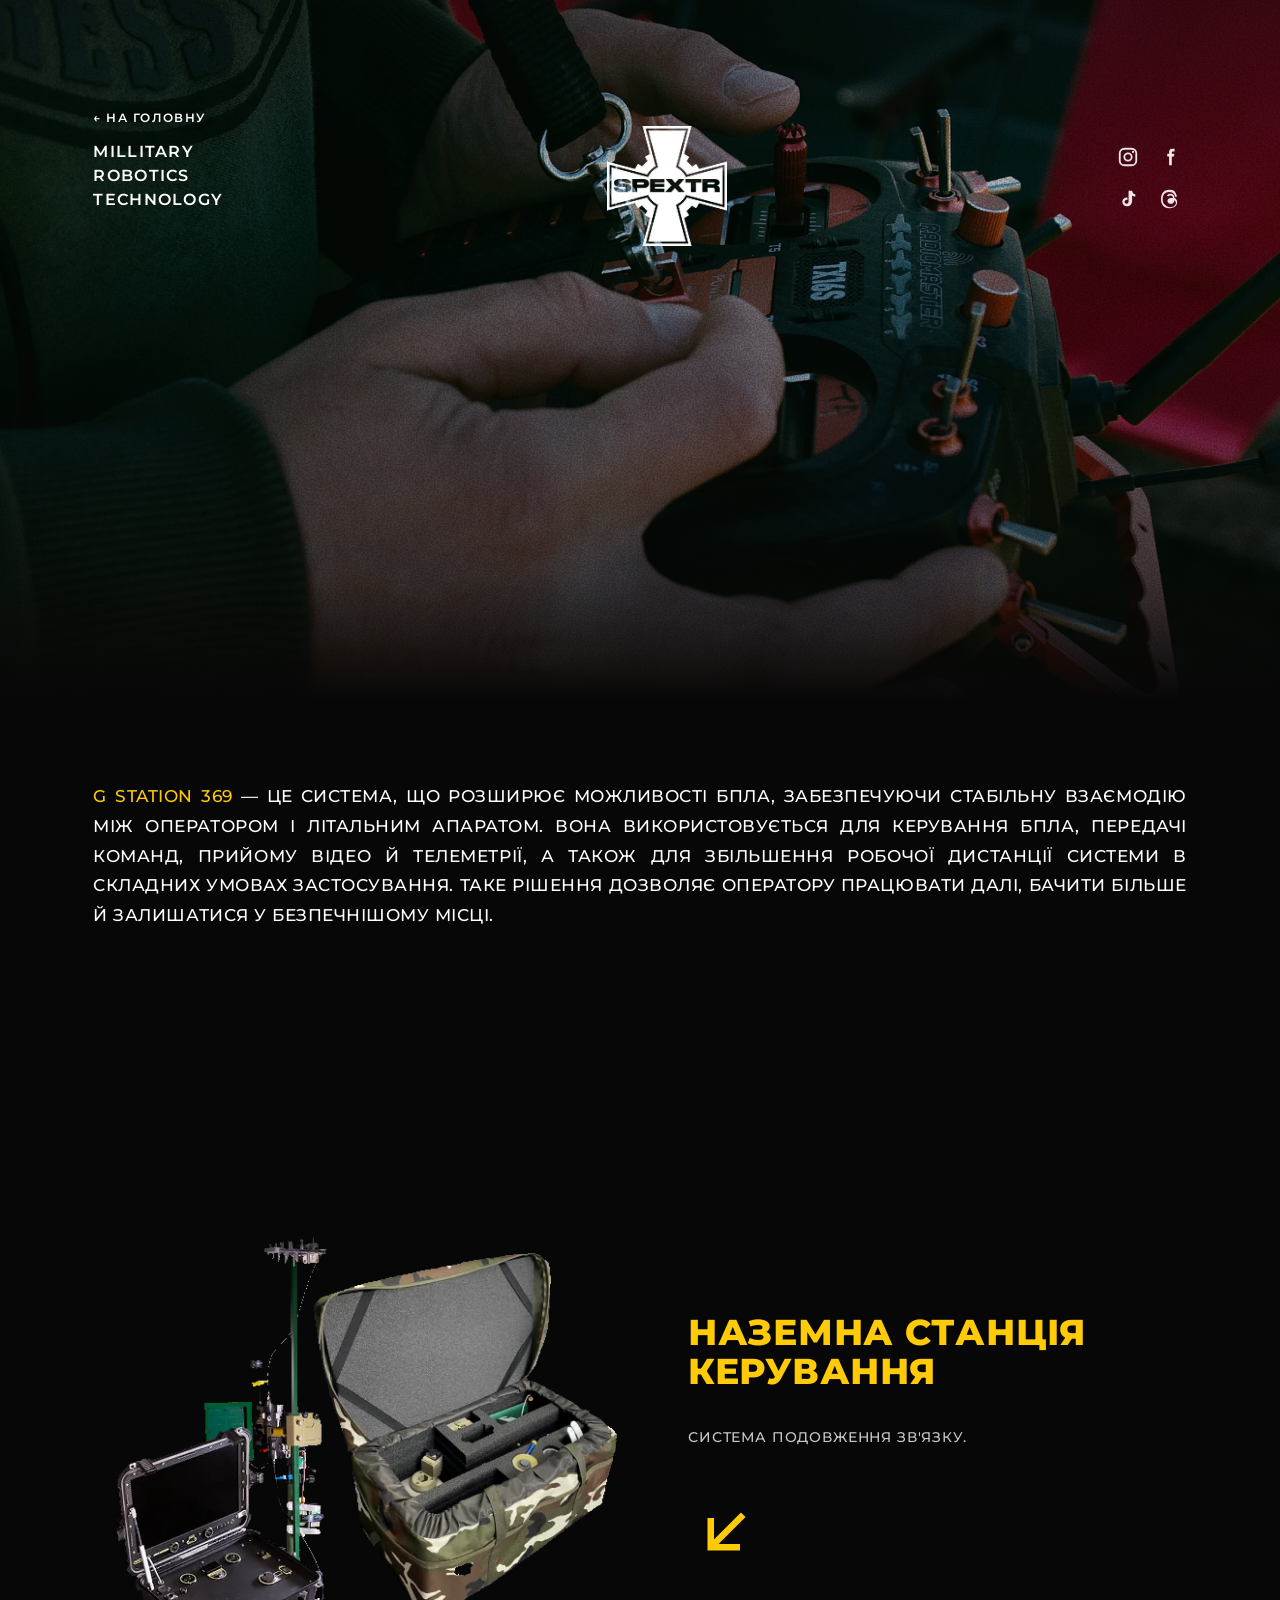
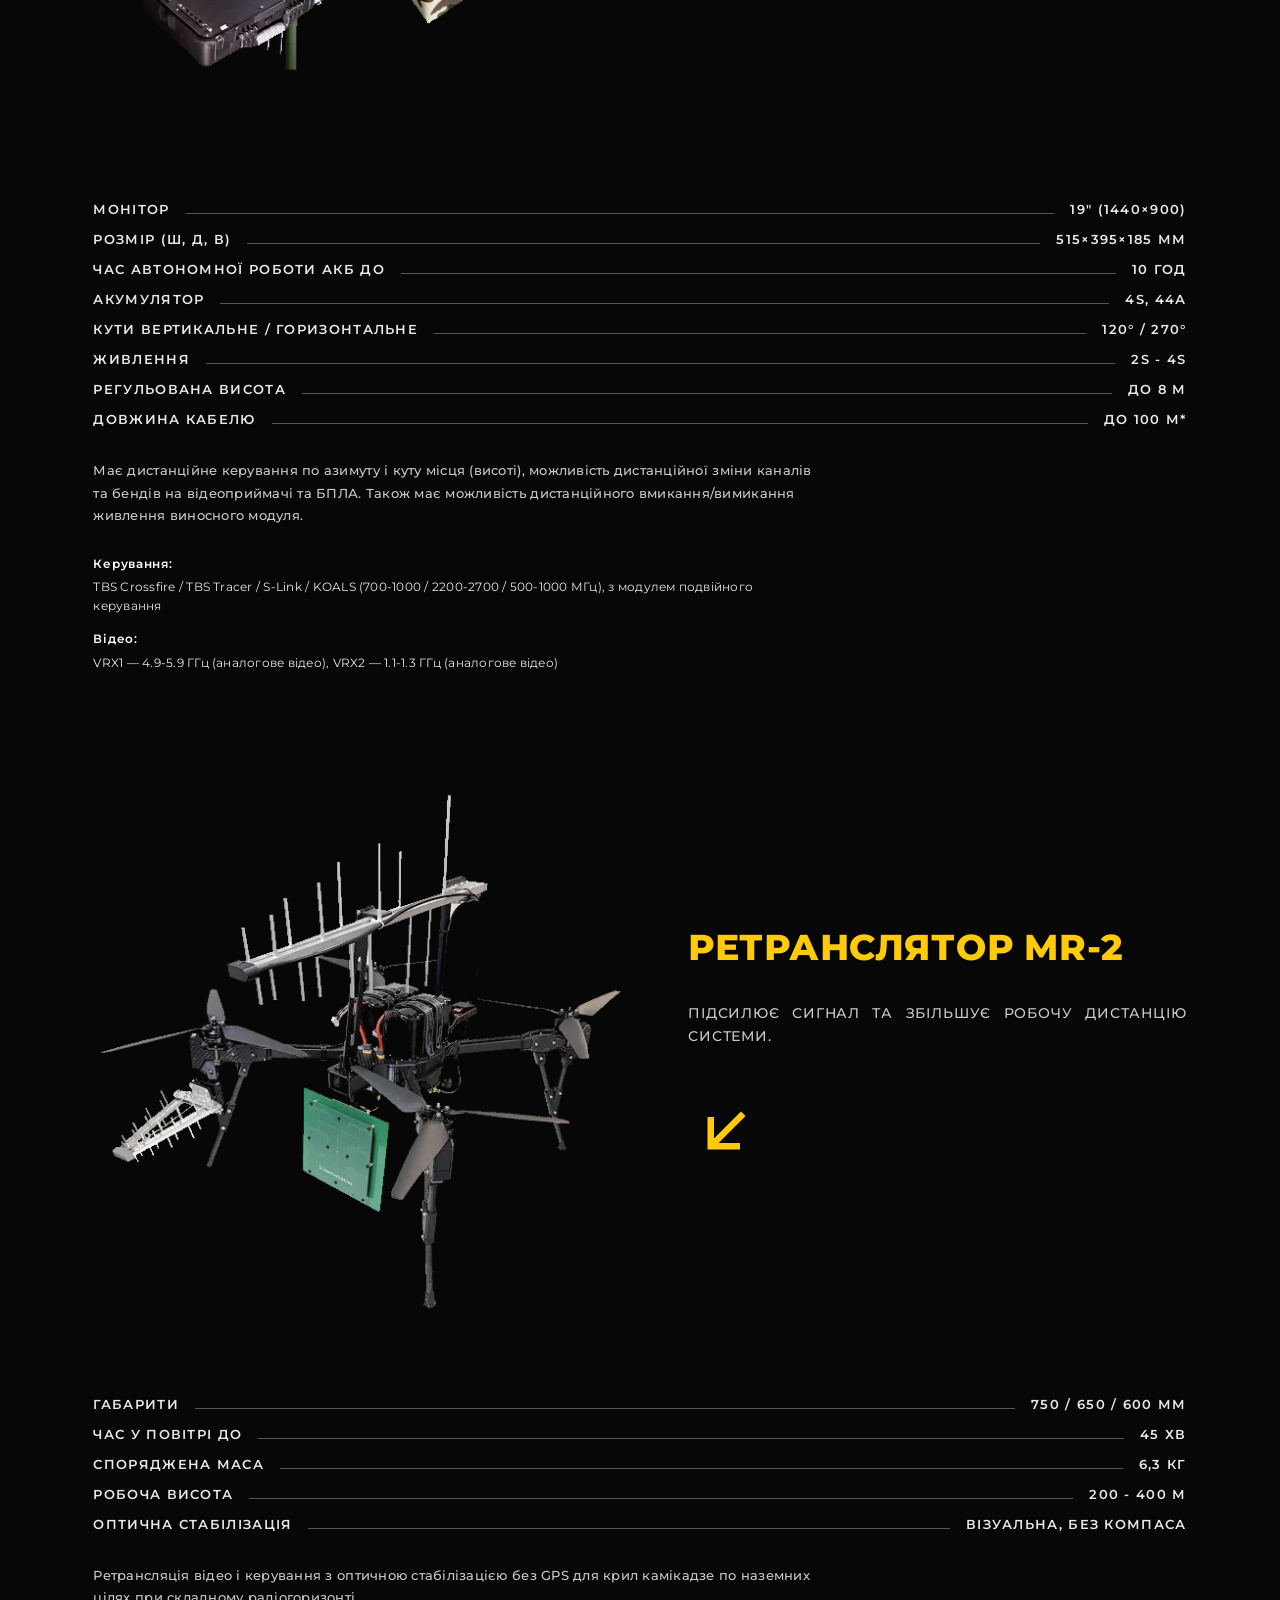
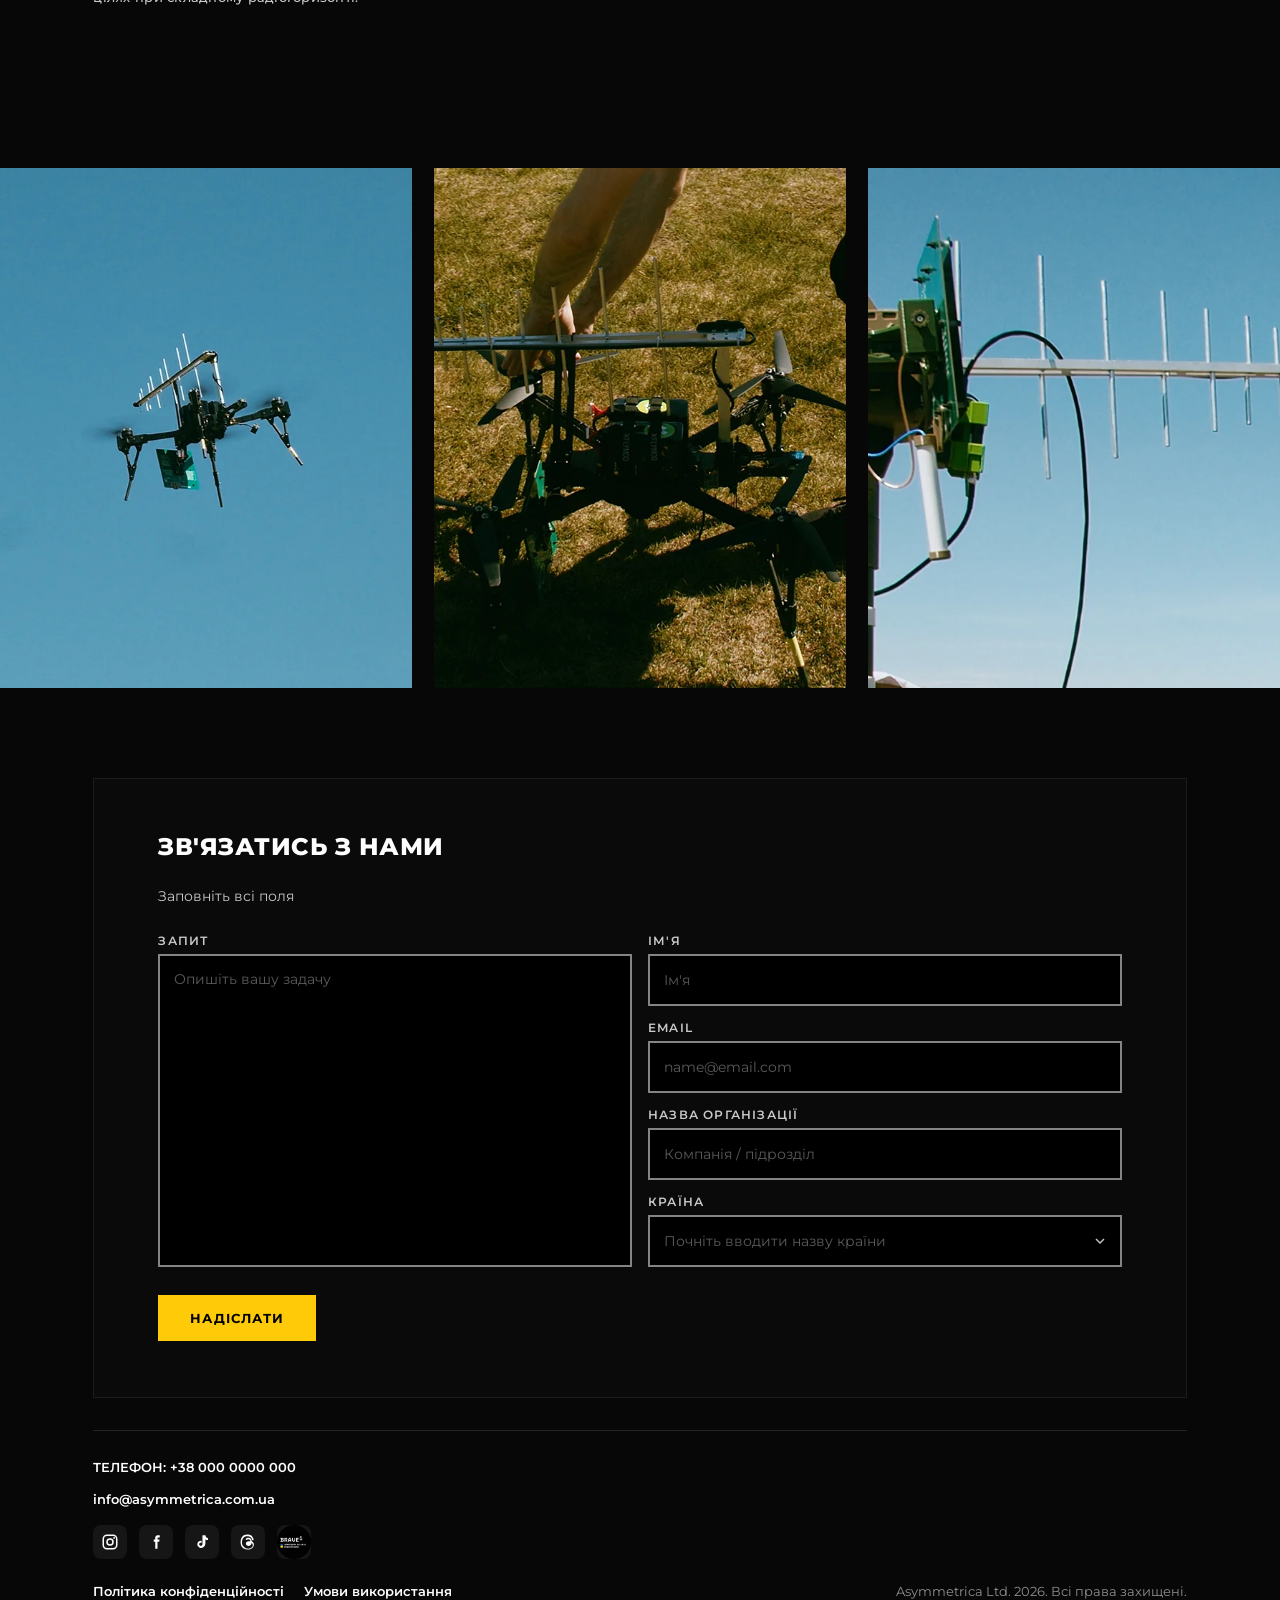
<file: html/gstation.html>
<!DOCTYPE html>
<html lang="uk">
<head>
  <meta charset="utf-8" />
  <meta name="viewport" content="width=device-width, initial-scale=1" />
  <title>G STATION 369 — Наземна станція керування та ретранслятор MR-2</title>
  <meta name="description" content="G STATION 369 — система керування БПЛА: передача команд, прийом відео й телеметрії, збільшення робочої дистанції в складних умовах." />
  <link rel="preconnect" href="https://fonts.googleapis.com" />
  <link rel="preconnect" href="https://fonts.gstatic.com" crossorigin />
  <link href="https://fonts.googleapis.com/css2?family=Montserrat:wght@400;500;600;700;800&display=swap" rel="stylesheet" />
  <link rel="stylesheet" href="../css/gstation.css?v=6" />
  <link rel="stylesheet" href="../css/contact-block.css?v=12" />
</head>
<body>
  <div class="gs">

    <!-- ============ 01 HERO ============ -->
    <section class="gs-hero">
      <img class="gs-hero__bg" src="../assets/gs-hero.webp" alt="G Station 369" fetchpriority="high" />
      <span class="gs-hero__scrim"></span>
      <span class="gs-hero__tick gs-hero__tick--left"></span>
      <span class="gs-hero__tick gs-hero__tick--right"></span>

      <a class="gs-back" href="index.html#products">← НА ГОЛОВНУ</a>

      <button class="burger js-burger" type="button" aria-label="Меню" aria-expanded="false" aria-controls="mobile-menu">
        <span></span><span></span><span></span>
      </button>

      <div class="gs-hero__row">
        <p class="gs-hero__tagline">
          <span>MILLITARY</span>
          <span>ROBOTICS</span>
          <span>TECHNOLOGY</span>
        </p>

        <img class="gs-hero__logo" src="../assets/k2-logo.webp" alt="SPEXTR" />

        <div class="gs-socials">
          <a class="gs-social" href="#" aria-label="Instagram">
            <svg viewBox="0 0 24 24" fill="none" stroke="currentColor" stroke-width="2"><rect x="3" y="3" width="18" height="18" rx="5" /><circle cx="12" cy="12" r="4" /><circle cx="17.5" cy="6.5" r="1.2" fill="currentColor" stroke="none" /></svg>
          </a>
          <a class="gs-social" href="#" aria-label="Facebook">
            <svg viewBox="0 0 24 24" fill="currentColor"><path d="M14 8.5V7c0-.7.5-1 1.2-1H17V3h-2.5C11.9 3 11 4.6 11 6.4v2.1H9v3h2V21h3v-9.5h2.3l.4-3H14z" /></svg>
          </a>
          <a class="gs-social" href="#" aria-label="TikTok">
            <svg viewBox="0 0 24 24" fill="currentColor"><path d="M16.5 3c.3 2.1 1.5 3.6 3.5 3.9v2.4c-1.2.1-2.3-.2-3.5-.8v5.6c0 3.2-2.3 5.9-5.6 5.9-2.9 0-5.1-2.1-5.1-4.9 0-3 2.5-5 5.7-4.6v2.6c-.5-.2-1-.2-1.5-.1-1.1.2-1.8 1-1.7 2.2.1 1.1 1 1.9 2.1 1.9 1.3 0 2.2-1 2.2-2.5V3h3.4z" /></svg>
          </a>
          <a class="gs-social" href="#" aria-label="Threads">
            <svg viewBox="0 0 24 24" fill="currentColor"><path d="M17.3 11.2c-.1 0-.2-.1-.3-.1-.2-3-1.8-4.7-4.5-4.7-1.6 0-3 .7-3.8 2l1.5 1c.6-.9 1.5-1.1 2.3-1.1 1 0 1.8.3 2.2 1 .3.4.5 1 .5 1.7-.7-.1-1.4-.2-2.2-.1-2.4.1-3.9 1.5-3.8 3.4.1 1 .6 1.8 1.4 2.3.7.4 1.6.6 2.5.6 1.2-.1 2.2-.5 2.8-1.4.5-.6.8-1.4.9-2.4.6.4 1.1.9 1.3 1.5.5 1.1.5 2.8-.9 4.2-1.2 1.2-2.7 1.8-4.9 1.8-2.4 0-4.2-.8-5.4-2.3C4.6 17 4 15 4 12.5s.6-4.5 1.7-5.9C6.9 5.1 8.7 4.3 11.1 4.3c2.4 0 4.3.8 5.4 2.4.6.8 1 1.8 1.2 3l1.9-.5c-.3-1.5-.8-2.8-1.6-3.8C17.5 3.1 14.9 2 11.9 2h-.8C8.1 2 5.8 3 4.3 4.9 2.9 6.6 2.2 9 2.1 11.9v.2c0 2.9.7 5.3 2.2 7 1.5 1.9 3.8 2.9 6.8 2.9h.8c2.7 0 4.6-.7 6.2-2.3 2.1-2.1 2-4.7 1.3-6.3-.5-1.1-1.4-2-2.6-2.7l-.5-.4z" /></svg>
          </a>
        </div>
      </div>
    </section>

    <span class="menu-backdrop js-menu-backdrop"></span>
    <nav id="mobile-menu" class="mobile-menu js-mobile-menu" aria-label="Мобільна навігація">
      <button class="mobile-menu__close js-menu-close" type="button" aria-label="Закрити меню">
        <svg viewBox="0 0 24 24" fill="none" stroke="currentColor" stroke-width="2"><path d="M6 6l12 12M18 6L6 18" /></svg>
      </button>
      <a class="mobile-menu__link" href="index.html#about">ПРО НАС</a>
      <div class="mobile-menu__group">
        <a class="mobile-menu__link" href="index.html#products">ПРОДУКТИ</a>
        <div class="mobile-menu__sub">
          <a class="mobile-menu__sublink" href="kryla.html">КРИЛА</a>
          <a class="mobile-menu__sublink" href="k2.html">НРК</a>
          <a class="mobile-menu__sublink" href="gstation.html" aria-current="page">ДОДАТКОВО</a>
        </div>
      </div>
      <a class="mobile-menu__link" href="contacts.html">КОНТАКТИ</a>
    </nav>

    <!-- ============ 02 INTRO ============ -->
    <section class="gs-intro">
      <p><span class="gs-accent">G STATION 369</span> — ЦЕ СИСТЕМА, ЩО РОЗШИРЮЄ МОЖЛИВОСТІ БПЛА, ЗАБЕЗПЕЧУЮЧИ СТАБІЛЬНУ ВЗАЄМОДІЮ МІЖ ОПЕРАТОРОМ І ЛІТАЛЬНИМ АПАРАТОМ. ВОНА ВИКОРИСТОВУЄТЬСЯ ДЛЯ КЕРУВАННЯ БПЛА, ПЕРЕДАЧІ КОМАНД, ПРИЙОМУ ВІДЕО Й ТЕЛЕМЕТРІЇ, А ТАКОЖ ДЛЯ ЗБІЛЬШЕННЯ РОБОЧОЇ ДИСТАНЦІЇ СИСТЕМИ В СКЛАДНИХ УМОВАХ ЗАСТОСУВАННЯ. ТАКЕ РІШЕННЯ ДОЗВОЛЯЄ ОПЕРАТОРУ ПРАЦЮВАТИ ДАЛІ, БАЧИТИ БІЛЬШЕ Й ЗАЛИШАТИСЯ У БЕЗПЕЧНІШОМУ МІСЦІ.</p>
    </section>

    <!-- ============ 03 GROUND STATION MODULE ============ -->
    <section class="gs-mod">
      <div class="gs-mod__head">
        <img class="gs-mod__unit gs-mod__unit--a" src="../assets/gs-station.webp" alt="Наземна станція керування" loading="lazy" decoding="async" />
        <div class="gs-mod__lead">
          <h2 class="gs-mod__title">НАЗЕМНА СТАНЦІЯ<br />КЕРУВАННЯ</h2>
          <p class="gs-mod__sub">СИСТЕМА ПОДОВЖЕННЯ ЗВ'ЯЗКУ.</p>
          <svg class="gs-mod__arrow" viewBox="0 0 24 24" fill="none" stroke="currentColor" stroke-width="2"><path d="M17 7L7 17" /><path d="M7 8v9h9" /></svg>
        </div>
      </div>

      <dl class="gs-specs">
        <div class="gs-spec"><dt>МОНІТОР</dt><span class="gs-spec__rule"></span><dd>19" (1440×900)</dd></div>
        <div class="gs-spec"><dt>РОЗМІР (Ш, Д, В)</dt><span class="gs-spec__rule"></span><dd>515×395×185 ММ</dd></div>
        <div class="gs-spec"><dt>ЧАС АВТОНОМНОЇ РОБОТИ АКБ ДО</dt><span class="gs-spec__rule"></span><dd>10 ГОД</dd></div>
        <div class="gs-spec"><dt>АКУМУЛЯТОР</dt><span class="gs-spec__rule"></span><dd>4S, 44А</dd></div>
        <div class="gs-spec"><dt>КУТИ ВЕРТИКАЛЬНЕ / ГОРИЗОНТАЛЬНЕ</dt><span class="gs-spec__rule"></span><dd>120° / 270°</dd></div>
        <div class="gs-spec"><dt>ЖИВЛЕННЯ</dt><span class="gs-spec__rule"></span><dd>2S - 4S</dd></div>
        <div class="gs-spec"><dt>РЕГУЛЬОВАНА ВИСОТА</dt><span class="gs-spec__rule"></span><dd>ДО 8 М</dd></div>
        <div class="gs-spec"><dt>ДОВЖИНА КАБЕЛЮ</dt><span class="gs-spec__rule"></span><dd>ДО 100 М*</dd></div>
      </dl>

      <div class="gs-desc">
        <p>Має дистанційне керування по азимуту і куту місця (висоті), можливість дистанційної зміни каналів та бендів на відеоприймачі та БПЛА. Також має можливість дистанційного вмикання/вимикання живлення виносного модуля.</p>
      </div>

      <div class="gs-optional">
        <div class="gs-optional__row"><b>Керування:</b><span>TBS Crossfire / TBS Tracer / S-Link / KOALS (700-1000 / 2200-2700 / 500-1000 МГц), з модулем подвійного керування</span></div>
        <div class="gs-optional__row"><b>Відео:</b><span>VRX1 — 4.9-5.9 ГГц (аналогове відео), VRX2 — 1.1-1.3 ГГц (аналогове відео)</span></div>
      </div>
    </section>

    <!-- ============ 04 MR-2 MODULE ============ -->
    <section class="gs-mod">
      <div class="gs-mod__head">
        <img class="gs-mod__unit gs-mod__unit--b" src="../assets/gs-mr2.webp" alt="Ретранслятор MR-2" loading="lazy" decoding="async" />
        <div class="gs-mod__lead">
          <h2 class="gs-mod__title gs-mod__title--accent">РЕТРАНСЛЯТОР MR-2</h2>
          <p class="gs-mod__sub">ПІДСИЛЮЄ СИГНАЛ ТА ЗБІЛЬШУЄ РОБОЧУ ДИСТАНЦІЮ СИСТЕМИ.</p>
          <svg class="gs-mod__arrow" viewBox="0 0 24 24" fill="none" stroke="currentColor" stroke-width="2"><path d="M17 7L7 17" /><path d="M7 8v9h9" /></svg>
        </div>
      </div>

      <dl class="gs-specs">
        <div class="gs-spec"><dt>ГАБАРИТИ</dt><span class="gs-spec__rule"></span><dd>750 / 650 / 600 ММ</dd></div>
        <div class="gs-spec"><dt>ЧАС У ПОВІТРІ ДО</dt><span class="gs-spec__rule"></span><dd>45 ХВ</dd></div>
        <div class="gs-spec"><dt>СПОРЯДЖЕНА МАСА</dt><span class="gs-spec__rule"></span><dd>6,3 КГ</dd></div>
        <div class="gs-spec"><dt>РОБОЧА ВИСОТА</dt><span class="gs-spec__rule"></span><dd>200 - 400 М</dd></div>
        <div class="gs-spec"><dt>ОПТИЧНА СТАБІЛІЗАЦІЯ</dt><span class="gs-spec__rule"></span><dd>ВІЗУАЛЬНА, БЕЗ КОМПАСА</dd></div>
      </dl>

      <div class="gs-desc">
        <p>Ретрансляція відео і керування з оптичною стабілізацією без GPS для крил камікадзе по наземних цілях при складному радіогоризонті.</p>
      </div>
    </section>

    <!-- ============ 05 MR-2 GALLERY ============ -->
    <section class="gs-gallery gs-gallery--3">
      <img class="gs-shot" src="../assets/gs-shot-1.webp" alt="Ретранслятор в польоті" loading="lazy" decoding="async" />
      <img class="gs-shot" src="../assets/gs-shot-2.webp" alt="Збірка на місцевості" loading="lazy" decoding="async" />
      <img class="gs-shot" src="../assets/gs-shot-3.webp" alt="Антена MR-2" loading="lazy" decoding="async" />
    </section>

    <!-- ============ CONTACT (ЗАЯВКА) ============ -->
    <section id="contact" class="pc-contact">
      <div class="pc-panel">
        <form class="pc-form js-pc-form" novalidate>
          <div class="pc-form__inner">
            <div class="pc-form__head">
              <b class="pc-form__heading">ЗВ'ЯЗАТИСЬ З НАМИ</b>
              <button type="submit" class="pc-cta">НАДІСЛАТИ</button>
            </div>
            <p class="pc-form__subheading">Заповніть всі поля</p>
            <div class="pc-form__cols">
              <div class="pc-form__col pc-form__col--msg">
                <label class="pc-field-group pc-field-group--grow">
                  <div class="pc-field-group__head">
                    <b class="pc-form__label">ЗАПИТ</b>
                    <span class="pc-field-error">Заповніть це поле</span>
                  </div>
                  <textarea name="message" required maxlength="2000" class="pc-field pc-field--area" placeholder="Опишіть вашу задачу"></textarea>
                </label>
              </div>
              <div class="pc-form__col">
                <label class="pc-field-group">
                  <div class="pc-field-group__head">
                    <b class="pc-form__label">ІМ'Я</b>
                    <span class="pc-field-error">Заповніть це поле</span>
                  </div>
                  <input name="name" required maxlength="80" class="pc-field" placeholder="Ім'я" />
                </label>
                <label class="pc-field-group">
                  <div class="pc-field-group__head">
                    <b class="pc-form__label">EMAIL</b>
                    <span class="pc-field-error">Заповніть це поле</span>
                  </div>
                  <input name="email" type="email" required maxlength="100" class="pc-field" placeholder="name@email.com" />
                </label>
                <label class="pc-field-group">
                  <div class="pc-field-group__head">
                    <b class="pc-form__label">НАЗВА ОРГАНІЗАЦІЇ</b>
                    <span class="pc-field-error">Заповніть це поле</span>
                  </div>
                  <input name="org" required maxlength="100" class="pc-field" placeholder="Компанія / підрозділ" />
                </label>
                <label class="pc-field-group">
                  <div class="pc-field-group__head">
                    <b class="pc-form__label">КРАЇНА</b>
                    <span class="pc-field-error">Заповніть це поле</span>
                  </div>
                  <div class="country-auto">
                    <input name="country" required maxlength="60" class="pc-field" placeholder="Почніть вводити назву країни" autocomplete="off" role="combobox" aria-expanded="false" aria-autocomplete="list" />
                    <svg class="country-auto__icon" viewBox="0 0 24 24" fill="none" stroke="currentColor" stroke-width="2" aria-hidden="true"><path d="M6 9l6 6 6-6" /></svg>
                    <ul class="country-auto__list" role="listbox"></ul>
                  </div>
                </label>
              </div>
            </div>
          </div>
        </form>
      </div>

      <div class="pc-footer">
        <b>ТЕЛЕФОН: +38 000 0000 000</b>
        <a class="pc-footer-link" href="mailto:info@asymmetrica.com.ua">info@asymmetrica.com.ua</a>
        <div class="pc-socials">
          <a class="pc-social" href="https://www.instagram.com/spextrobotix/" target="_blank" rel="noopener noreferrer" aria-label="Instagram">
            <svg viewBox="0 0 24 24" fill="none" stroke="currentColor" stroke-width="2"><rect x="3" y="3" width="18" height="18" rx="5" /><circle cx="12" cy="12" r="4" /><circle cx="17.5" cy="6.5" r="1.2" fill="currentColor" stroke="none" /></svg>
          </a>
          <a class="pc-social" href="https://www.facebook.com/people/Spextr-Robotics/61578538332726/" target="_blank" rel="noopener noreferrer" aria-label="Facebook">
            <svg viewBox="0 0 24 24" fill="currentColor"><path d="M14 8.5V7c0-.7.5-1 1.2-1H17V3h-2.5C11.9 3 11 4.6 11 6.4v2.1H9v3h2V21h3v-9.5h2.3l.4-3H14z" /></svg>
          </a>
          <a class="pc-social" href="https://www.tiktok.com/@spextr.robotix" target="_blank" rel="noopener noreferrer" aria-label="TikTok">
            <svg viewBox="0 0 24 24" fill="currentColor"><path d="M16.5 3c.3 2.1 1.5 3.6 3.5 3.9v2.4c-1.2.1-2.3-.2-3.5-.8v5.6c0 3.2-2.3 5.9-5.6 5.9-2.9 0-5.1-2.1-5.1-4.9 0-3 2.5-5 5.7-4.6v2.6c-.5-.2-1-.2-1.5-.1-1.1.2-1.8 1-1.7 2.2.1 1.1 1 1.9 2.1 1.9 1.3 0 2.2-1 2.2-2.5V3h3.4z" /></svg>
          </a>
          <a class="pc-social" href="https://www.threads.com/@spextrobotix" target="_blank" rel="noopener noreferrer" aria-label="Threads">
            <svg viewBox="0 0 24 24" fill="currentColor"><path d="M17.3 11.2c-.1 0-.2-.1-.3-.1-.2-3-1.8-4.7-4.5-4.7-1.6 0-3 .7-3.8 2l1.5 1c.6-.9 1.5-1.1 2.3-1.1 1 0 1.8.3 2.2 1 .3.4.5 1 .5 1.7-.7-.1-1.4-.2-2.2-.1-2.4.1-3.9 1.5-3.8 3.4.1 1 .6 1.8 1.4 2.3.7.4 1.6.6 2.5.6 1.2-.1 2.2-.5 2.8-1.4.5-.6.8-1.4.9-2.4.6.4 1.1.9 1.3 1.5.5 1.1.5 2.8-.9 4.2-1.2 1.2-2.7 1.8-4.9 1.8-2.4 0-4.2-.8-5.4-2.3C4.6 17 4 15 4 12.5s.6-4.5 1.7-5.9C6.9 5.1 8.7 4.3 11.1 4.3c2.4 0 4.3.8 5.4 2.4.6.8 1 1.8 1.2 3l1.9-.5c-.3-1.5-.8-2.8-1.6-3.8C17.5 3.1 14.9 2 11.9 2h-.8C8.1 2 5.8 3 4.3 4.9 2.9 6.6 2.2 9 2.1 11.9v.2c0 2.9.7 5.3 2.2 7 1.5 1.9 3.8 2.9 6.8 2.9h.8c2.7 0 4.6-.7 6.2-2.3 2.1-2.1 2-4.7 1.3-6.3-.5-1.1-1.4-2-2.6-2.7l-.5-.4z" /></svg>
          </a>
          <a class="pc-social pc-social--brave1" href="https://market-brave1.delta.mil.gov.ua/lohistychni-kolisni/5423/" target="_blank" rel="noopener noreferrer" aria-label="BRAVE1 Market">
            <img src="../assets/partner-brave1.webp" alt="" loading="lazy" decoding="async" />
          </a>
        </div>
        <div class="pc-footer-row">
          <div class="pc-footer-legal">
            <a class="pc-footer-link" href="privacy.html">Політика конфіденційності</a>
            <a class="pc-footer-link" href="terms.html">Умови використання</a>
          </div>
          <p class="pc-footer-copyright">Asymmetrica Ltd. 2026. Всі права захищені.</p>
        </div>
      </div>
    </section>

  </div>
  <div class="pc-toast js-pc-toast" role="status" aria-live="polite">
    <svg viewBox="0 0 24 24" fill="none" stroke="#FFCA08" stroke-width="2.2"><path d="M20 6L9 17l-5-5" /></svg>
    <span>Запит надіслано. Інженерна команда зв'яжеться з вами.</span>
  </div>

  <script src="../js/countries.js?v=5"></script>
  <script src="../js/contact-form.js?v=3"></script>
  <script src="../js/mobile-menu.js?v=1"></script>
</body>
</html>
</file>
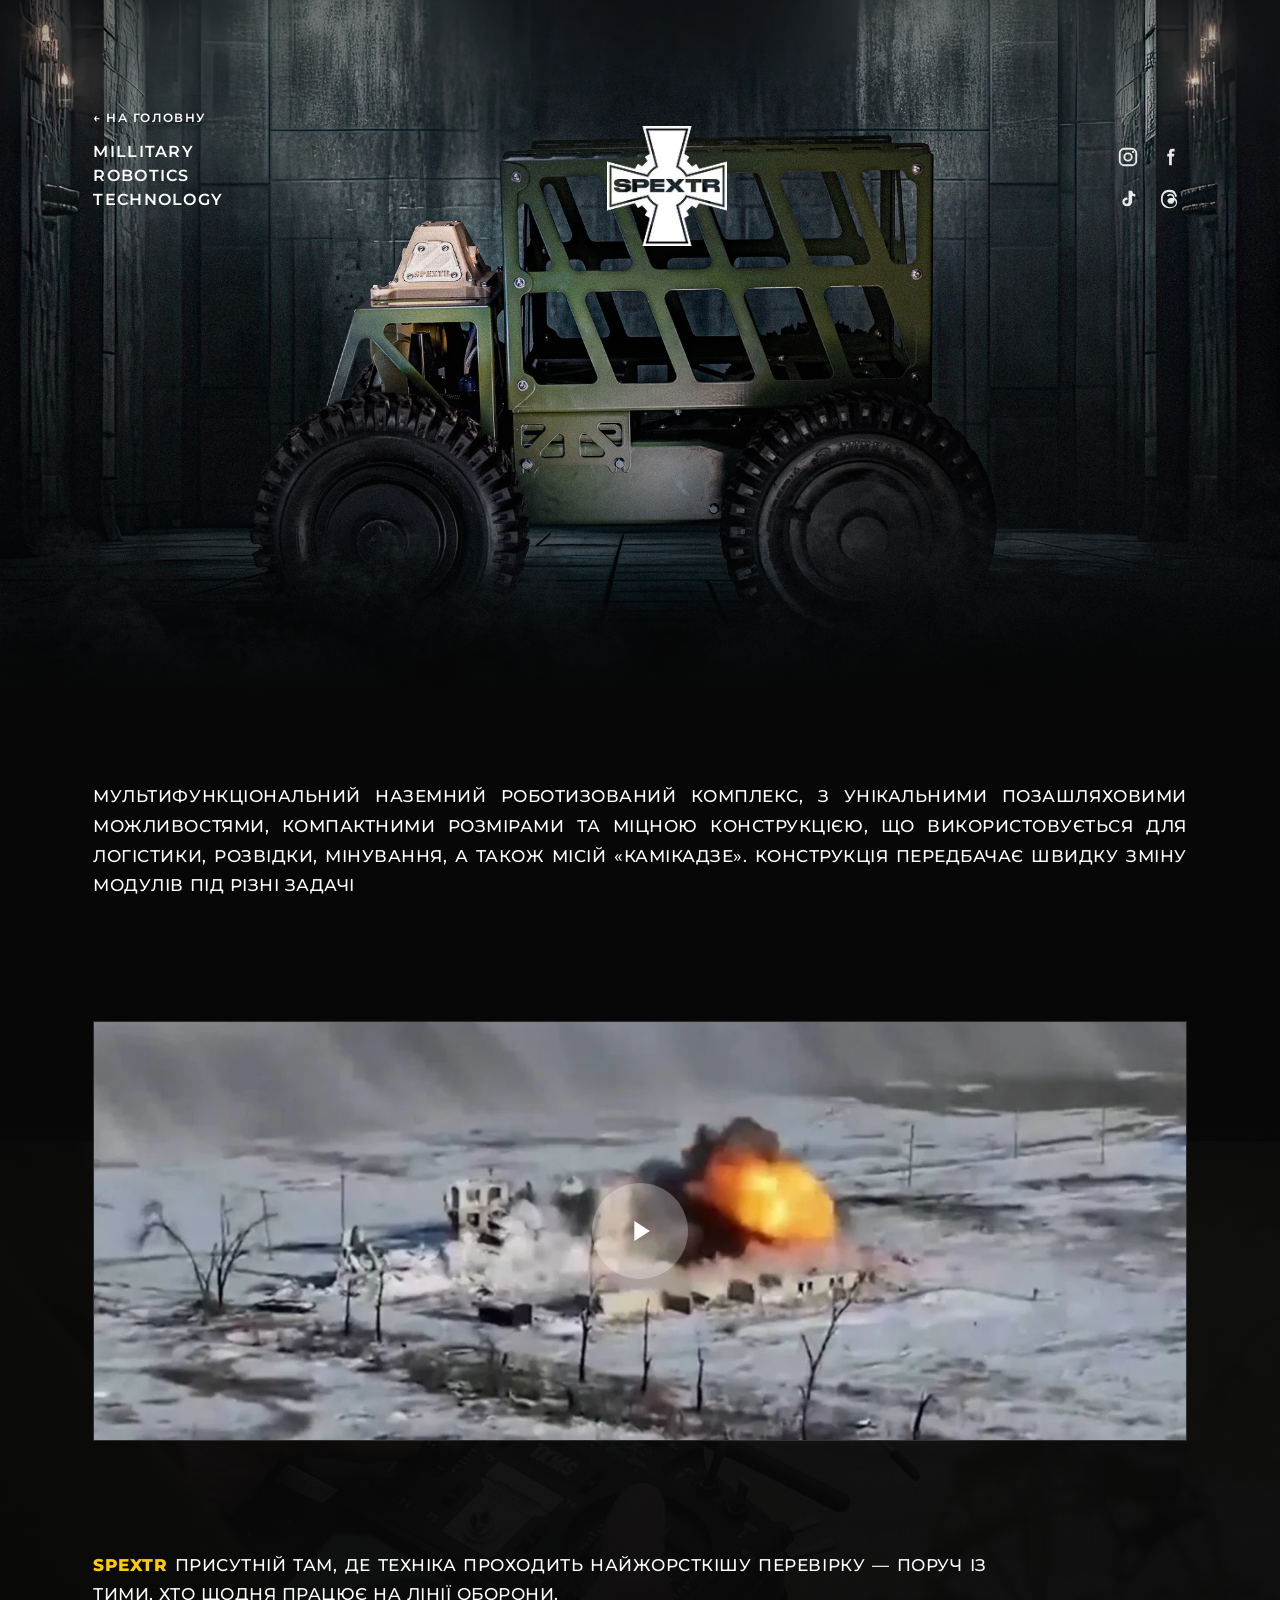
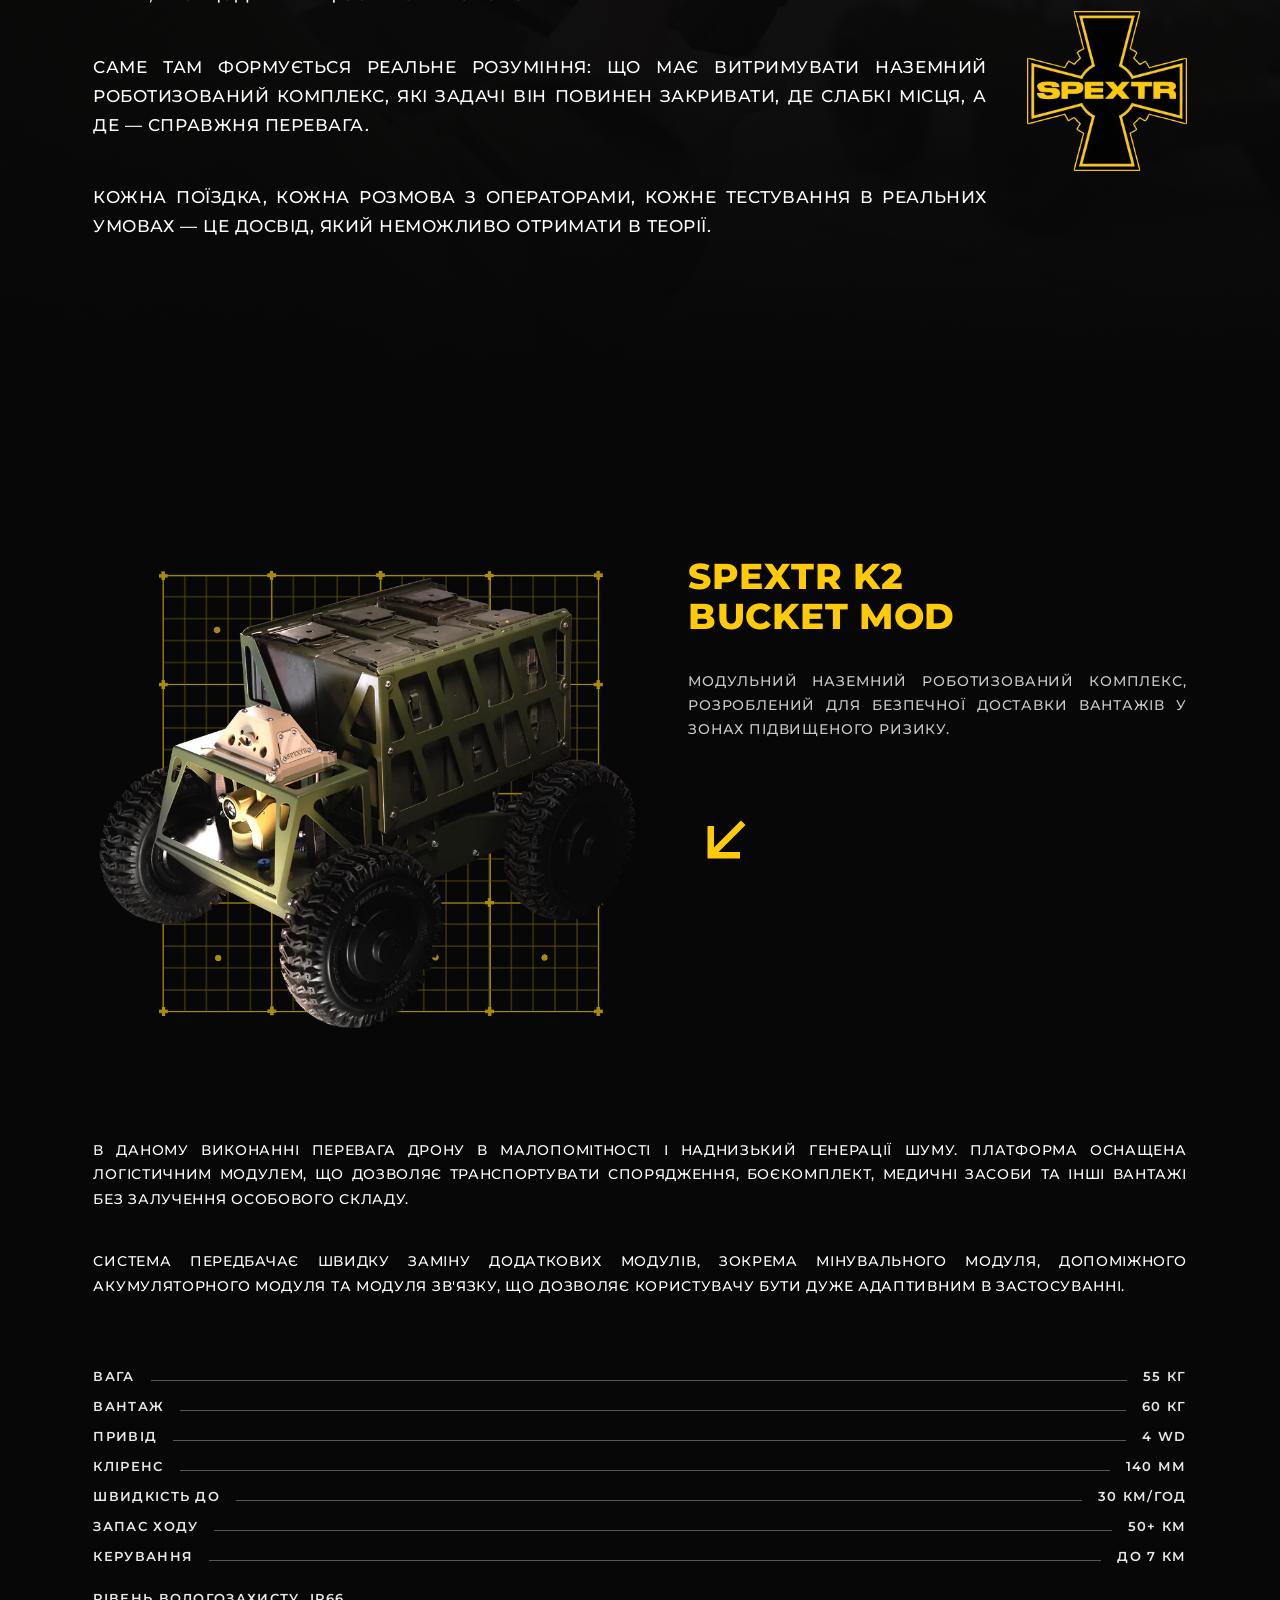
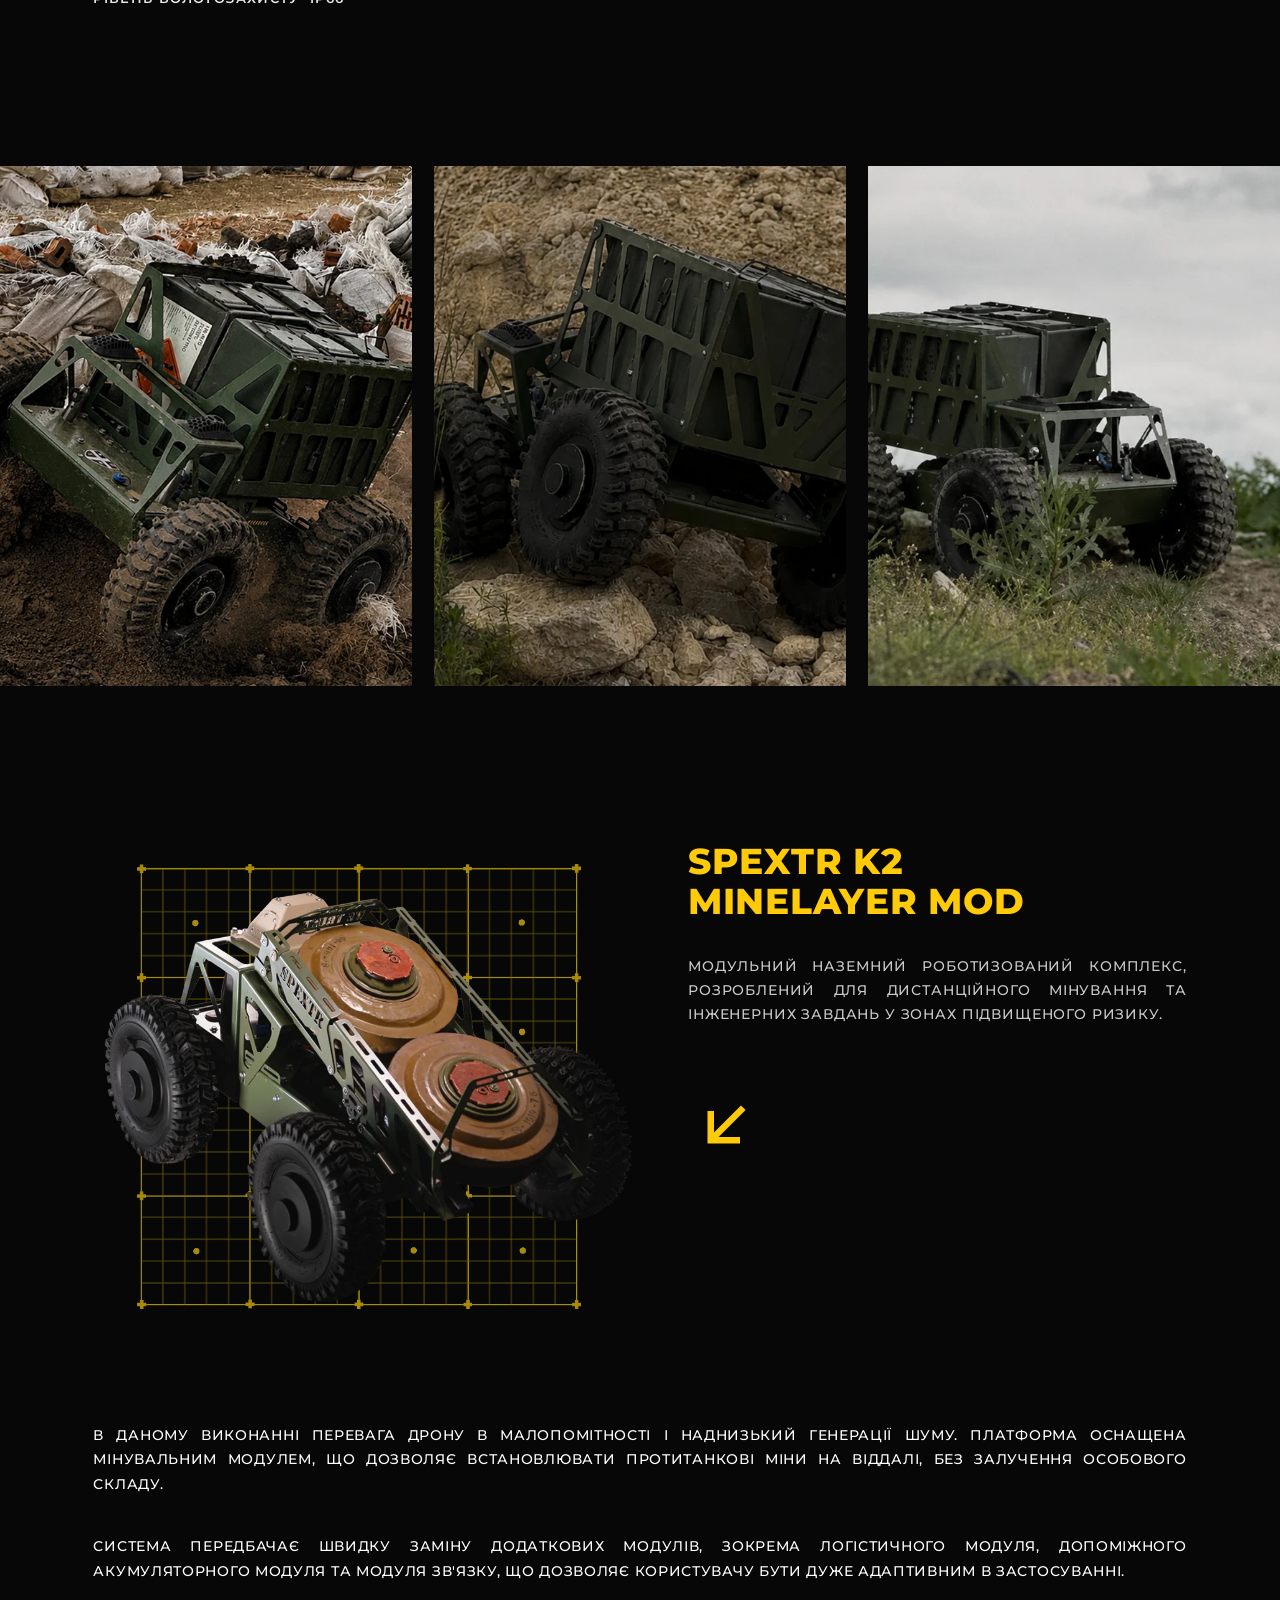
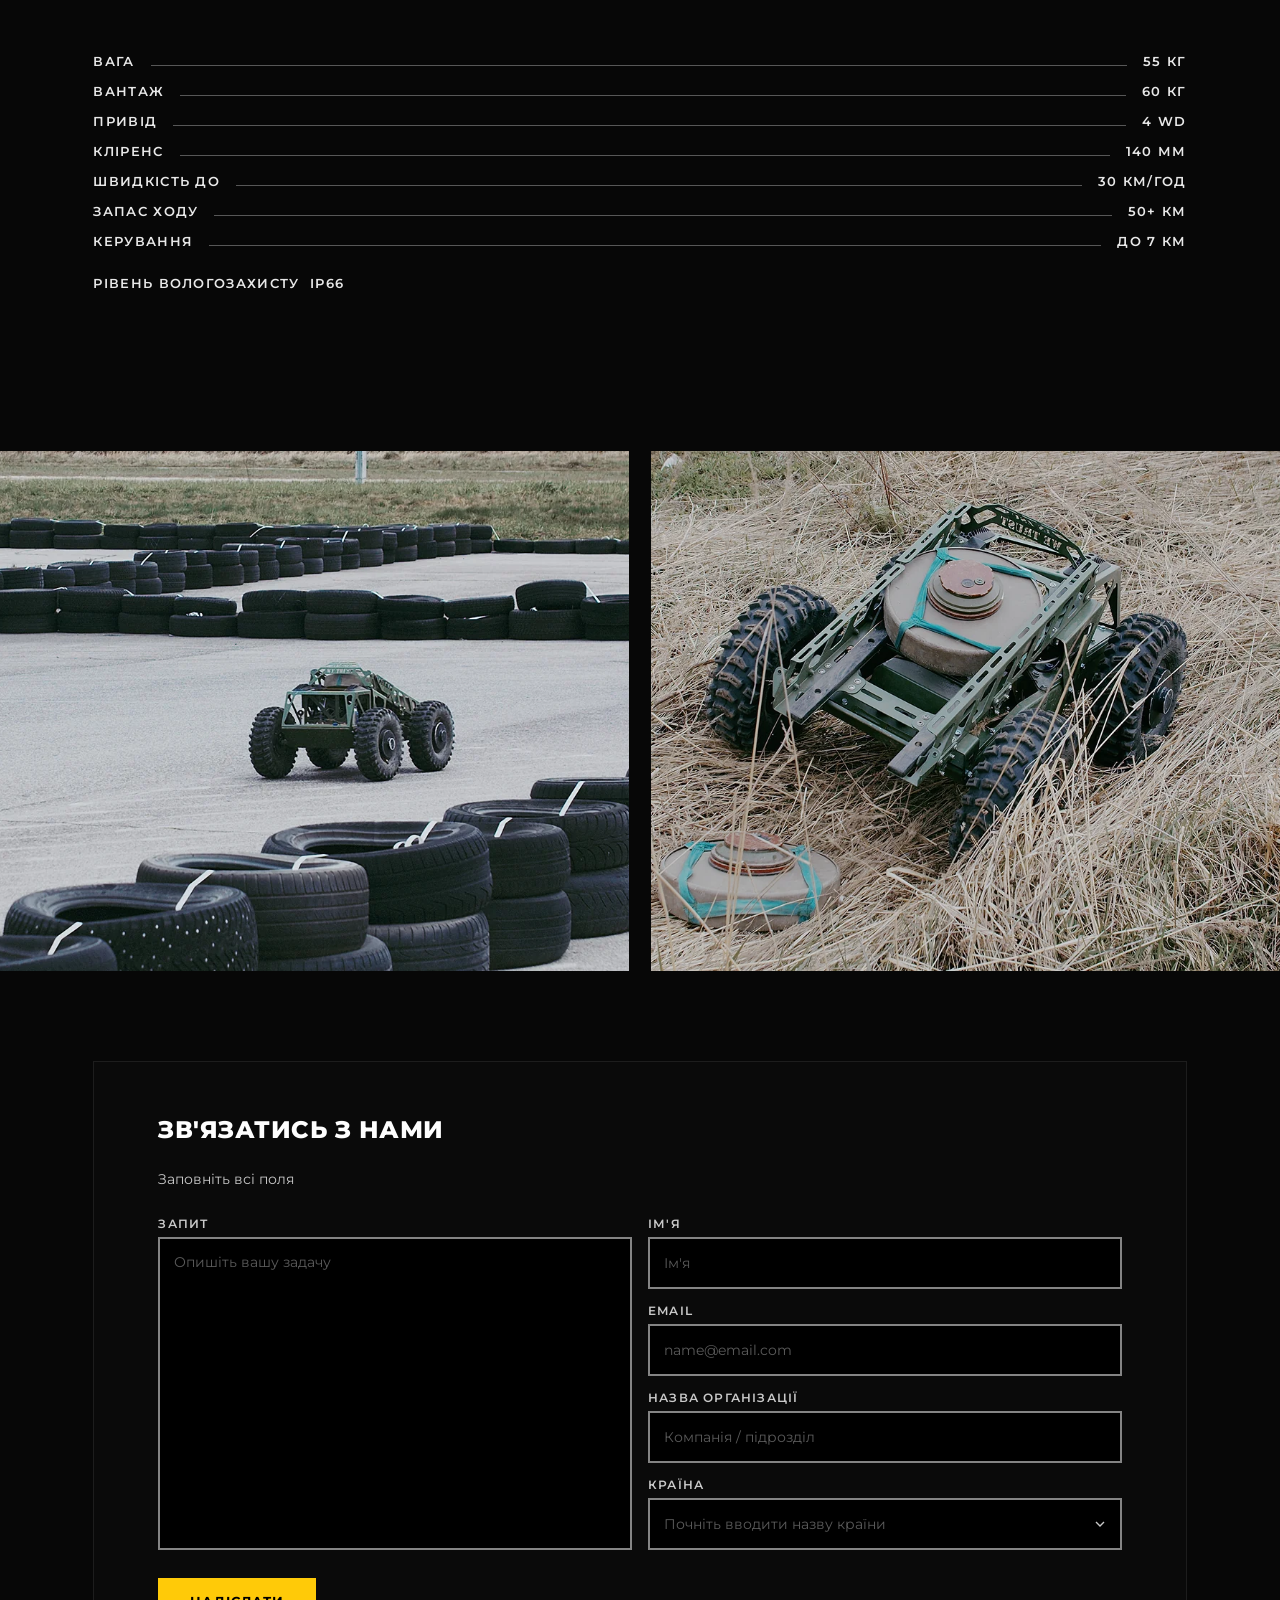
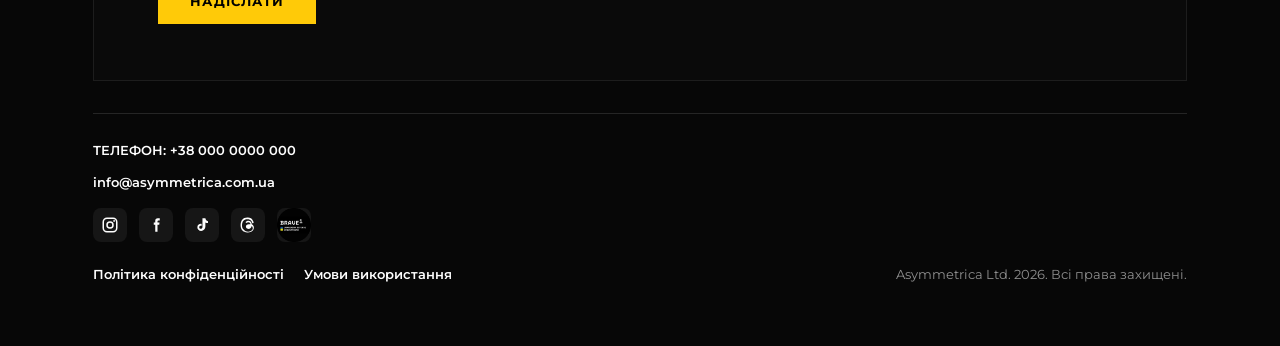
<file: html/k2.html>
<!DOCTYPE html>
<html lang="uk">
<head>
  <meta charset="utf-8" />
  <meta name="viewport" content="width=device-width, initial-scale=1" />
  <title>SPEXTR K2 — Модульний наземний роботизований комплекс</title>
  <meta name="description" content="SPEXTR K2 — мультифункціональний НРК для логістики, розвідки, мінування та місій «камікадзе». Bucket Mod і Minelayer Mod." />
  <link rel="preconnect" href="https://fonts.googleapis.com" />
  <link rel="preconnect" href="https://fonts.gstatic.com" crossorigin />
  <link href="https://fonts.googleapis.com/css2?family=Montserrat:wght@400;500;600;700;800&display=swap" rel="stylesheet" />
  <link rel="stylesheet" href="../css/k2.css?v=6" />
  <link rel="stylesheet" href="../css/contact-block.css?v=12" />
</head>
<body>
  <div class="k2">

    <!-- ============ 01 HERO ============ -->
    <section class="k2-hero">
      <img class="k2-hero__bg" src="../assets/k2-hero.webp" alt="SPEXTR K2" fetchpriority="high" />
      <span class="k2-hero__scrim"></span>
      <span class="k2-hero__tick k2-hero__tick--left"></span>
      <span class="k2-hero__tick k2-hero__tick--right"></span>

      <a class="k2-back" href="index.html#products">← НА ГОЛОВНУ</a>

      <button class="burger js-burger" type="button" aria-label="Меню" aria-expanded="false" aria-controls="mobile-menu">
        <span></span><span></span><span></span>
      </button>

      <div class="k2-hero__row">
        <p class="k2-hero__tagline">
          <span>MILLITARY</span>
          <span>ROBOTICS</span>
          <span>TECHNOLOGY</span>
        </p>

        <img class="k2-hero__logo" src="../assets/k2-logo.webp" alt="SPEXTR" />

        <div class="k2-socials">
          <a class="k2-social" href="#" aria-label="Instagram">
            <svg viewBox="0 0 24 24" fill="none" stroke="currentColor" stroke-width="2"><rect x="3" y="3" width="18" height="18" rx="5" /><circle cx="12" cy="12" r="4" /><circle cx="17.5" cy="6.5" r="1.2" fill="currentColor" stroke="none" /></svg>
          </a>
          <a class="k2-social" href="#" aria-label="Facebook">
            <svg viewBox="0 0 24 24" fill="currentColor"><path d="M14 8.5V7c0-.7.5-1 1.2-1H17V3h-2.5C11.9 3 11 4.6 11 6.4v2.1H9v3h2V21h3v-9.5h2.3l.4-3H14z" /></svg>
          </a>
          <a class="k2-social" href="#" aria-label="TikTok">
            <svg viewBox="0 0 24 24" fill="currentColor"><path d="M16.5 3c.3 2.1 1.5 3.6 3.5 3.9v2.4c-1.2.1-2.3-.2-3.5-.8v5.6c0 3.2-2.3 5.9-5.6 5.9-2.9 0-5.1-2.1-5.1-4.9 0-3 2.5-5 5.7-4.6v2.6c-.5-.2-1-.2-1.5-.1-1.1.2-1.8 1-1.7 2.2.1 1.1 1 1.9 2.1 1.9 1.3 0 2.2-1 2.2-2.5V3h3.4z" /></svg>
          </a>
          <a class="k2-social" href="#" aria-label="Threads">
            <svg viewBox="0 0 24 24" fill="currentColor"><path d="M17.3 11.2c-.1 0-.2-.1-.3-.1-.2-3-1.8-4.7-4.5-4.7-1.6 0-3 .7-3.8 2l1.5 1c.6-.9 1.5-1.1 2.3-1.1 1 0 1.8.3 2.2 1 .3.4.5 1 .5 1.7-.7-.1-1.4-.2-2.2-.1-2.4.1-3.9 1.5-3.8 3.4.1 1 .6 1.8 1.4 2.3.7.4 1.6.6 2.5.6 1.2-.1 2.2-.5 2.8-1.4.5-.6.8-1.4.9-2.4.6.4 1.1.9 1.3 1.5.5 1.1.5 2.8-.9 4.2-1.2 1.2-2.7 1.8-4.9 1.8-2.4 0-4.2-.8-5.4-2.3C4.6 17 4 15 4 12.5s.6-4.5 1.7-5.9C6.9 5.1 8.7 4.3 11.1 4.3c2.4 0 4.3.8 5.4 2.4.6.8 1 1.8 1.2 3l1.9-.5c-.3-1.5-.8-2.8-1.6-3.8C17.5 3.1 14.9 2 11.9 2h-.8C8.1 2 5.8 3 4.3 4.9 2.9 6.6 2.2 9 2.1 11.9v.2c0 2.9.7 5.3 2.2 7 1.5 1.9 3.8 2.9 6.8 2.9h.8c2.7 0 4.6-.7 6.2-2.3 2.1-2.1 2-4.7 1.3-6.3-.5-1.1-1.4-2-2.6-2.7l-.5-.4z" /></svg>
          </a>
        </div>
      </div>
    </section>

    <span class="menu-backdrop js-menu-backdrop"></span>
    <nav id="mobile-menu" class="mobile-menu js-mobile-menu" aria-label="Мобільна навігація">
      <button class="mobile-menu__close js-menu-close" type="button" aria-label="Закрити меню">
        <svg viewBox="0 0 24 24" fill="none" stroke="currentColor" stroke-width="2"><path d="M6 6l12 12M18 6L6 18" /></svg>
      </button>
      <a class="mobile-menu__link" href="index.html#about">ПРО НАС</a>
      <div class="mobile-menu__group">
        <a class="mobile-menu__link" href="index.html#products">ПРОДУКТИ</a>
        <div class="mobile-menu__sub">
          <a class="mobile-menu__sublink" href="kryla.html">КРИЛА</a>
          <a class="mobile-menu__sublink" href="k2.html" aria-current="page">НРК</a>
          <a class="mobile-menu__sublink" href="gstation.html">ДОДАТКОВО</a>
        </div>
      </div>
      <a class="mobile-menu__link" href="contacts.html">КОНТАКТИ</a>
    </nav>

    <!-- ============ 02 INTRO ============ -->
    <section class="k2-intro">
      <p>МУЛЬТИФУНКЦІОНАЛЬНИЙ НАЗЕМНИЙ РОБОТИЗОВАНИЙ КОМПЛЕКС, З УНІКАЛЬНИМИ ПОЗАШЛЯХОВИМИ МОЖЛИВОСТЯМИ, КОМПАКТНИМИ РОЗМІРАМИ ТА МІЦНОЮ КОНСТРУКЦІЄЮ, ЩО ВИКОРИСТОВУЄТЬСЯ ДЛЯ ЛОГІСТИКИ, РОЗВІДКИ, МІНУВАННЯ, А ТАКОЖ МІСІЙ «КАМІКАДЗЕ». КОНСТРУКЦІЯ ПЕРЕДБАЧАЄ ШВИДКУ ЗМІНУ МОДУЛІВ ПІД РІЗНІ ЗАДАЧІ</p>
    </section>

    <!-- ============ 03 FIELD PROOF ============ -->
    <section class="k2-field">
      <img class="k2-field__bg" src="../assets/k2-field-bg.webp" alt="" loading="lazy" decoding="async" />
      <span class="k2-field__scrim"></span>

      <div class="k2-field__inner">
        <div class="k2-video">
          <img src="../assets/k2-video-poster.webp" alt="Робота комплексу" loading="lazy" decoding="async" />
          <button class="k2-play" type="button" aria-label="Відтворити відео">
            <svg viewBox="0 0 24 24" fill="#fff"><path d="M8 5l11 7-11 7z" /></svg>
          </button>
        </div>

        <div class="k2-field__row">
          <div class="k2-field__text">
            <p><b>SPEXTR</b> ПРИСУТНІЙ ТАМ, ДЕ ТЕХНІКА ПРОХОДИТЬ НАЙЖОРСТКІШУ ПЕРЕВІРКУ — ПОРУЧ ІЗ ТИМИ, ХТО ЩОДНЯ ПРАЦЮЄ НА ЛІНІЇ ОБОРОНИ.</p>
            <p>САМЕ ТАМ ФОРМУЄТЬСЯ РЕАЛЬНЕ РОЗУМІННЯ: ЩО МАЄ ВИТРИМУВАТИ НАЗЕМНИЙ РОБОТИЗОВАНИЙ КОМПЛЕКС, ЯКІ ЗАДАЧІ ВІН ПОВИНЕН ЗАКРИВАТИ, ДЕ СЛАБКІ МІСЦЯ, А ДЕ — СПРАВЖНЯ ПЕРЕВАГА.</p>
            <p>КОЖНА ПОЇЗДКА, КОЖНА РОЗМОВА З ОПЕРАТОРАМИ, КОЖНЕ ТЕСТУВАННЯ В РЕАЛЬНИХ УМОВАХ — ЦЕ ДОСВІД, ЯКИЙ НЕМОЖЛИВО ОТРИМАТИ В ТЕОРІЇ.</p>
          </div>
          <img class="k2-field__mark" src="../assets/k2-wordmark.webp" alt="SPEXTR" loading="lazy" decoding="async" />
        </div>
      </div>
    </section>

    <!-- ============ 04 BUCKET MOD ============ -->
    <section class="k2-mod">
      <div class="k2-mod__head">
        <img class="k2-mod__unit k2-mod__unit--a" src="../assets/k2-bucket.webp" alt="SPEXTR K2 Bucket Mod" loading="lazy" decoding="async" />
        <div class="k2-mod__lead">
          <h2 class="k2-mod__title">SPEXTR K2<br />BUCKET MOD</h2>
          <p class="k2-mod__sub">МОДУЛЬНИЙ НАЗЕМНИЙ РОБОТИЗОВАНИЙ КОМПЛЕКС, РОЗРОБЛЕНИЙ ДЛЯ БЕЗПЕЧНОЇ ДОСТАВКИ ВАНТАЖІВ У ЗОНАХ ПІДВИЩЕНОГО РИЗИКУ.</p>
          <svg class="k2-mod__arrow" viewBox="0 0 24 24" fill="none" stroke="currentColor" stroke-width="2"><path d="M17 7L7 17" /><path d="M7 8v9h9" /></svg>
        </div>
      </div>

      <div class="k2-mod__body">
        <p>В ДАНОМУ ВИКОНАННІ ПЕРЕВАГА ДРОНУ В МАЛОПОМІТНОСТІ І НАДНИЗЬКИЙ ГЕНЕРАЦІЇ ШУМУ. ПЛАТФОРМА ОСНАЩЕНА ЛОГІСТИЧНИМ МОДУЛЕМ, ЩО ДОЗВОЛЯЄ ТРАНСПОРТУВАТИ СПОРЯДЖЕННЯ, БОЄКОМПЛЕКТ, МЕДИЧНІ ЗАСОБИ ТА ІНШІ ВАНТАЖІ БЕЗ ЗАЛУЧЕННЯ ОСОБОВОГО СКЛАДУ.</p>
        <p>СИСТЕМА ПЕРЕДБАЧАЄ ШВИДКУ ЗАМІНУ ДОДАТКОВИХ МОДУЛІВ, ЗОКРЕМА МІНУВАЛЬНОГО МОДУЛЯ, ДОПОМІЖНОГО АКУМУЛЯТОРНОГО МОДУЛЯ ТА МОДУЛЯ ЗВ'ЯЗКУ, ЩО ДОЗВОЛЯЄ КОРИСТУВАЧУ БУТИ ДУЖЕ АДАПТИВНИМ В ЗАСТОСУВАННІ.</p>
      </div>

      <dl class="k2-specs">
        <div class="k2-spec"><dt>ВАГА</dt><span class="k2-spec__rule"></span><dd>55 КГ</dd></div>
        <div class="k2-spec"><dt>ВАНТАЖ</dt><span class="k2-spec__rule"></span><dd>60 КГ</dd></div>
        <div class="k2-spec"><dt>ПРИВІД</dt><span class="k2-spec__rule"></span><dd>4 WD</dd></div>
        <div class="k2-spec"><dt>КЛІРЕНС</dt><span class="k2-spec__rule"></span><dd>140 ММ</dd></div>
        <div class="k2-spec"><dt>ШВИДКІСТЬ ДО</dt><span class="k2-spec__rule"></span><dd>30 КМ/ГОД</dd></div>
        <div class="k2-spec"><dt>ЗАПАС ХОДУ</dt><span class="k2-spec__rule"></span><dd>50+ КМ</dd></div>
        <div class="k2-spec"><dt>КЕРУВАННЯ</dt><span class="k2-spec__rule"></span><dd>ДО 7 КМ</dd></div>
      </dl>
      <p class="k2-ip">РІВЕНЬ ВОЛОГОЗАХИСТУ&nbsp;&nbsp;IP66</p>
    </section>

    <!-- ============ 05 BUCKET GALLERY ============ -->
    <section class="k2-gallery k2-gallery--3">
      <img class="k2-shot" src="../assets/k2-bucket-shot-1.webp" alt="SPEXTR K2 Bucket Mod у полі" loading="lazy" decoding="async" />
      <img class="k2-shot" src="../assets/k2-bucket-shot-2.webp" alt="SPEXTR K2 Bucket Mod з вантажем" loading="lazy" decoding="async" />
      <img class="k2-shot" src="../assets/k2-bucket-shot-3.webp" alt="SPEXTR K2 Bucket Mod на маршруті" loading="lazy" decoding="async" />
    </section>

    <!-- ============ 06 MINELAYER MOD ============ -->
    <section class="k2-mod">
      <div class="k2-mod__head">
        <img class="k2-mod__unit k2-mod__unit--b" src="../assets/k2-minelayer.webp" alt="SPEXTR K2 Minelayer Mod" loading="lazy" decoding="async" />
        <div class="k2-mod__lead">
          <h2 class="k2-mod__title k2-mod__title--accent">SPEXTR K2<br />MINELAYER MOD</h2>
          <p class="k2-mod__sub">МОДУЛЬНИЙ НАЗЕМНИЙ РОБОТИЗОВАНИЙ КОМПЛЕКС, РОЗРОБЛЕНИЙ ДЛЯ ДИСТАНЦІЙНОГО МІНУВАННЯ ТА ІНЖЕНЕРНИХ ЗАВДАНЬ У ЗОНАХ ПІДВИЩЕНОГО РИЗИКУ.</p>
          <svg class="k2-mod__arrow" viewBox="0 0 24 24" fill="none" stroke="currentColor" stroke-width="2"><path d="M17 7L7 17" /><path d="M7 8v9h9" /></svg>
        </div>
      </div>

      <div class="k2-mod__body">
        <p>В ДАНОМУ ВИКОНАННІ ПЕРЕВАГА ДРОНУ В МАЛОПОМІТНОСТІ І НАДНИЗЬКИЙ ГЕНЕРАЦІЇ ШУМУ. ПЛАТФОРМА ОСНАЩЕНА МІНУВАЛЬНИМ МОДУЛЕМ, ЩО ДОЗВОЛЯЄ ВСТАНОВЛЮВАТИ ПРОТИТАНКОВІ МІНИ НА ВІДДАЛІ, БЕЗ ЗАЛУЧЕННЯ ОСОБОВОГО СКЛАДУ.</p>
        <p>СИСТЕМА ПЕРЕДБАЧАЄ ШВИДКУ ЗАМІНУ ДОДАТКОВИХ МОДУЛІВ, ЗОКРЕМА ЛОГІСТИЧНОГО МОДУЛЯ, ДОПОМІЖНОГО АКУМУЛЯТОРНОГО МОДУЛЯ ТА МОДУЛЯ ЗВ'ЯЗКУ, ЩО ДОЗВОЛЯЄ КОРИСТУВАЧУ БУТИ ДУЖЕ АДАПТИВНИМ В ЗАСТОСУВАННІ.</p>
      </div>

      <dl class="k2-specs">
        <div class="k2-spec"><dt>ВАГА</dt><span class="k2-spec__rule"></span><dd>55 КГ</dd></div>
        <div class="k2-spec"><dt>ВАНТАЖ</dt><span class="k2-spec__rule"></span><dd>60 КГ</dd></div>
        <div class="k2-spec"><dt>ПРИВІД</dt><span class="k2-spec__rule"></span><dd>4 WD</dd></div>
        <div class="k2-spec"><dt>КЛІРЕНС</dt><span class="k2-spec__rule"></span><dd>140 ММ</dd></div>
        <div class="k2-spec"><dt>ШВИДКІСТЬ ДО</dt><span class="k2-spec__rule"></span><dd>30 КМ/ГОД</dd></div>
        <div class="k2-spec"><dt>ЗАПАС ХОДУ</dt><span class="k2-spec__rule"></span><dd>50+ КМ</dd></div>
        <div class="k2-spec"><dt>КЕРУВАННЯ</dt><span class="k2-spec__rule"></span><dd>ДО 7 КМ</dd></div>
      </dl>
      <p class="k2-ip">РІВЕНЬ ВОЛОГОЗАХИСТУ&nbsp;&nbsp;IP66</p>
    </section>

    <!-- ============ 07 MINELAYER GALLERY ============ -->
    <section class="k2-gallery k2-gallery--2">
      <img class="k2-shot" src="../assets/k2-minelayer-shot-1.webp" alt="SPEXTR K2 Minelayer Mod" loading="lazy" decoding="async" />
      <img class="k2-shot" src="../assets/k2-minelayer-shot-2.webp" alt="SPEXTR K2 Minelayer Mod у роботі" loading="lazy" decoding="async" />
    </section>

    <!-- ============ CONTACT (ЗАЯВКА) ============ -->
    <section id="contact" class="pc-contact">
      <div class="pc-panel">
        <form class="pc-form js-pc-form" novalidate>
          <div class="pc-form__inner">
            <div class="pc-form__head">
              <b class="pc-form__heading">ЗВ'ЯЗАТИСЬ З НАМИ</b>
              <button type="submit" class="pc-cta">НАДІСЛАТИ</button>
            </div>
            <p class="pc-form__subheading">Заповніть всі поля</p>
            <div class="pc-form__cols">
              <div class="pc-form__col pc-form__col--msg">
                <label class="pc-field-group pc-field-group--grow">
                  <div class="pc-field-group__head">
                    <b class="pc-form__label">ЗАПИТ</b>
                    <span class="pc-field-error">Заповніть це поле</span>
                  </div>
                  <textarea name="message" required maxlength="2000" class="pc-field pc-field--area" placeholder="Опишіть вашу задачу"></textarea>
                </label>
              </div>
              <div class="pc-form__col">
                <label class="pc-field-group">
                  <div class="pc-field-group__head">
                    <b class="pc-form__label">ІМ'Я</b>
                    <span class="pc-field-error">Заповніть це поле</span>
                  </div>
                  <input name="name" required maxlength="80" class="pc-field" placeholder="Ім'я" />
                </label>
                <label class="pc-field-group">
                  <div class="pc-field-group__head">
                    <b class="pc-form__label">EMAIL</b>
                    <span class="pc-field-error">Заповніть це поле</span>
                  </div>
                  <input name="email" type="email" required maxlength="100" class="pc-field" placeholder="name@email.com" />
                </label>
                <label class="pc-field-group">
                  <div class="pc-field-group__head">
                    <b class="pc-form__label">НАЗВА ОРГАНІЗАЦІЇ</b>
                    <span class="pc-field-error">Заповніть це поле</span>
                  </div>
                  <input name="org" required maxlength="100" class="pc-field" placeholder="Компанія / підрозділ" />
                </label>
                <label class="pc-field-group">
                  <div class="pc-field-group__head">
                    <b class="pc-form__label">КРАЇНА</b>
                    <span class="pc-field-error">Заповніть це поле</span>
                  </div>
                  <div class="country-auto">
                    <input name="country" required maxlength="60" class="pc-field" placeholder="Почніть вводити назву країни" autocomplete="off" role="combobox" aria-expanded="false" aria-autocomplete="list" />
                    <svg class="country-auto__icon" viewBox="0 0 24 24" fill="none" stroke="currentColor" stroke-width="2" aria-hidden="true"><path d="M6 9l6 6 6-6" /></svg>
                    <ul class="country-auto__list" role="listbox"></ul>
                  </div>
                </label>
              </div>
            </div>
          </div>
        </form>
      </div>

      <div class="pc-footer">
        <b>ТЕЛЕФОН: +38 000 0000 000</b>
        <a class="pc-footer-link" href="mailto:info@asymmetrica.com.ua">info@asymmetrica.com.ua</a>
        <div class="pc-socials">
          <a class="pc-social" href="https://www.instagram.com/spextrobotix/" target="_blank" rel="noopener noreferrer" aria-label="Instagram">
            <svg viewBox="0 0 24 24" fill="none" stroke="currentColor" stroke-width="2"><rect x="3" y="3" width="18" height="18" rx="5" /><circle cx="12" cy="12" r="4" /><circle cx="17.5" cy="6.5" r="1.2" fill="currentColor" stroke="none" /></svg>
          </a>
          <a class="pc-social" href="https://www.facebook.com/people/Spextr-Robotics/61578538332726/" target="_blank" rel="noopener noreferrer" aria-label="Facebook">
            <svg viewBox="0 0 24 24" fill="currentColor"><path d="M14 8.5V7c0-.7.5-1 1.2-1H17V3h-2.5C11.9 3 11 4.6 11 6.4v2.1H9v3h2V21h3v-9.5h2.3l.4-3H14z" /></svg>
          </a>
          <a class="pc-social" href="https://www.tiktok.com/@spextr.robotix" target="_blank" rel="noopener noreferrer" aria-label="TikTok">
            <svg viewBox="0 0 24 24" fill="currentColor"><path d="M16.5 3c.3 2.1 1.5 3.6 3.5 3.9v2.4c-1.2.1-2.3-.2-3.5-.8v5.6c0 3.2-2.3 5.9-5.6 5.9-2.9 0-5.1-2.1-5.1-4.9 0-3 2.5-5 5.7-4.6v2.6c-.5-.2-1-.2-1.5-.1-1.1.2-1.8 1-1.7 2.2.1 1.1 1 1.9 2.1 1.9 1.3 0 2.2-1 2.2-2.5V3h3.4z" /></svg>
          </a>
          <a class="pc-social" href="https://www.threads.com/@spextrobotix" target="_blank" rel="noopener noreferrer" aria-label="Threads">
            <svg viewBox="0 0 24 24" fill="currentColor"><path d="M17.3 11.2c-.1 0-.2-.1-.3-.1-.2-3-1.8-4.7-4.5-4.7-1.6 0-3 .7-3.8 2l1.5 1c.6-.9 1.5-1.1 2.3-1.1 1 0 1.8.3 2.2 1 .3.4.5 1 .5 1.7-.7-.1-1.4-.2-2.2-.1-2.4.1-3.9 1.5-3.8 3.4.1 1 .6 1.8 1.4 2.3.7.4 1.6.6 2.5.6 1.2-.1 2.2-.5 2.8-1.4.5-.6.8-1.4.9-2.4.6.4 1.1.9 1.3 1.5.5 1.1.5 2.8-.9 4.2-1.2 1.2-2.7 1.8-4.9 1.8-2.4 0-4.2-.8-5.4-2.3C4.6 17 4 15 4 12.5s.6-4.5 1.7-5.9C6.9 5.1 8.7 4.3 11.1 4.3c2.4 0 4.3.8 5.4 2.4.6.8 1 1.8 1.2 3l1.9-.5c-.3-1.5-.8-2.8-1.6-3.8C17.5 3.1 14.9 2 11.9 2h-.8C8.1 2 5.8 3 4.3 4.9 2.9 6.6 2.2 9 2.1 11.9v.2c0 2.9.7 5.3 2.2 7 1.5 1.9 3.8 2.9 6.8 2.9h.8c2.7 0 4.6-.7 6.2-2.3 2.1-2.1 2-4.7 1.3-6.3-.5-1.1-1.4-2-2.6-2.7l-.5-.4z" /></svg>
          </a>
          <a class="pc-social pc-social--brave1" href="https://market-brave1.delta.mil.gov.ua/lohistychni-kolisni/5423/" target="_blank" rel="noopener noreferrer" aria-label="BRAVE1 Market">
            <img src="../assets/partner-brave1.webp" alt="" loading="lazy" decoding="async" />
          </a>
        </div>
        <div class="pc-footer-row">
          <div class="pc-footer-legal">
            <a class="pc-footer-link" href="privacy.html">Політика конфіденційності</a>
            <a class="pc-footer-link" href="terms.html">Умови використання</a>
          </div>
          <p class="pc-footer-copyright">Asymmetrica Ltd. 2026. Всі права захищені.</p>
        </div>
      </div>
    </section>

  </div>
  <div class="pc-toast js-pc-toast" role="status" aria-live="polite">
    <svg viewBox="0 0 24 24" fill="none" stroke="#FFCA08" stroke-width="2.2"><path d="M20 6L9 17l-5-5" /></svg>
    <span>Запит надіслано. Інженерна команда зв'яжеться з вами.</span>
  </div>

  <script src="../js/countries.js?v=5"></script>
  <script src="../js/contact-form.js?v=3"></script>
  <script src="../js/mobile-menu.js?v=1"></script>
</body>
</html>
</file>
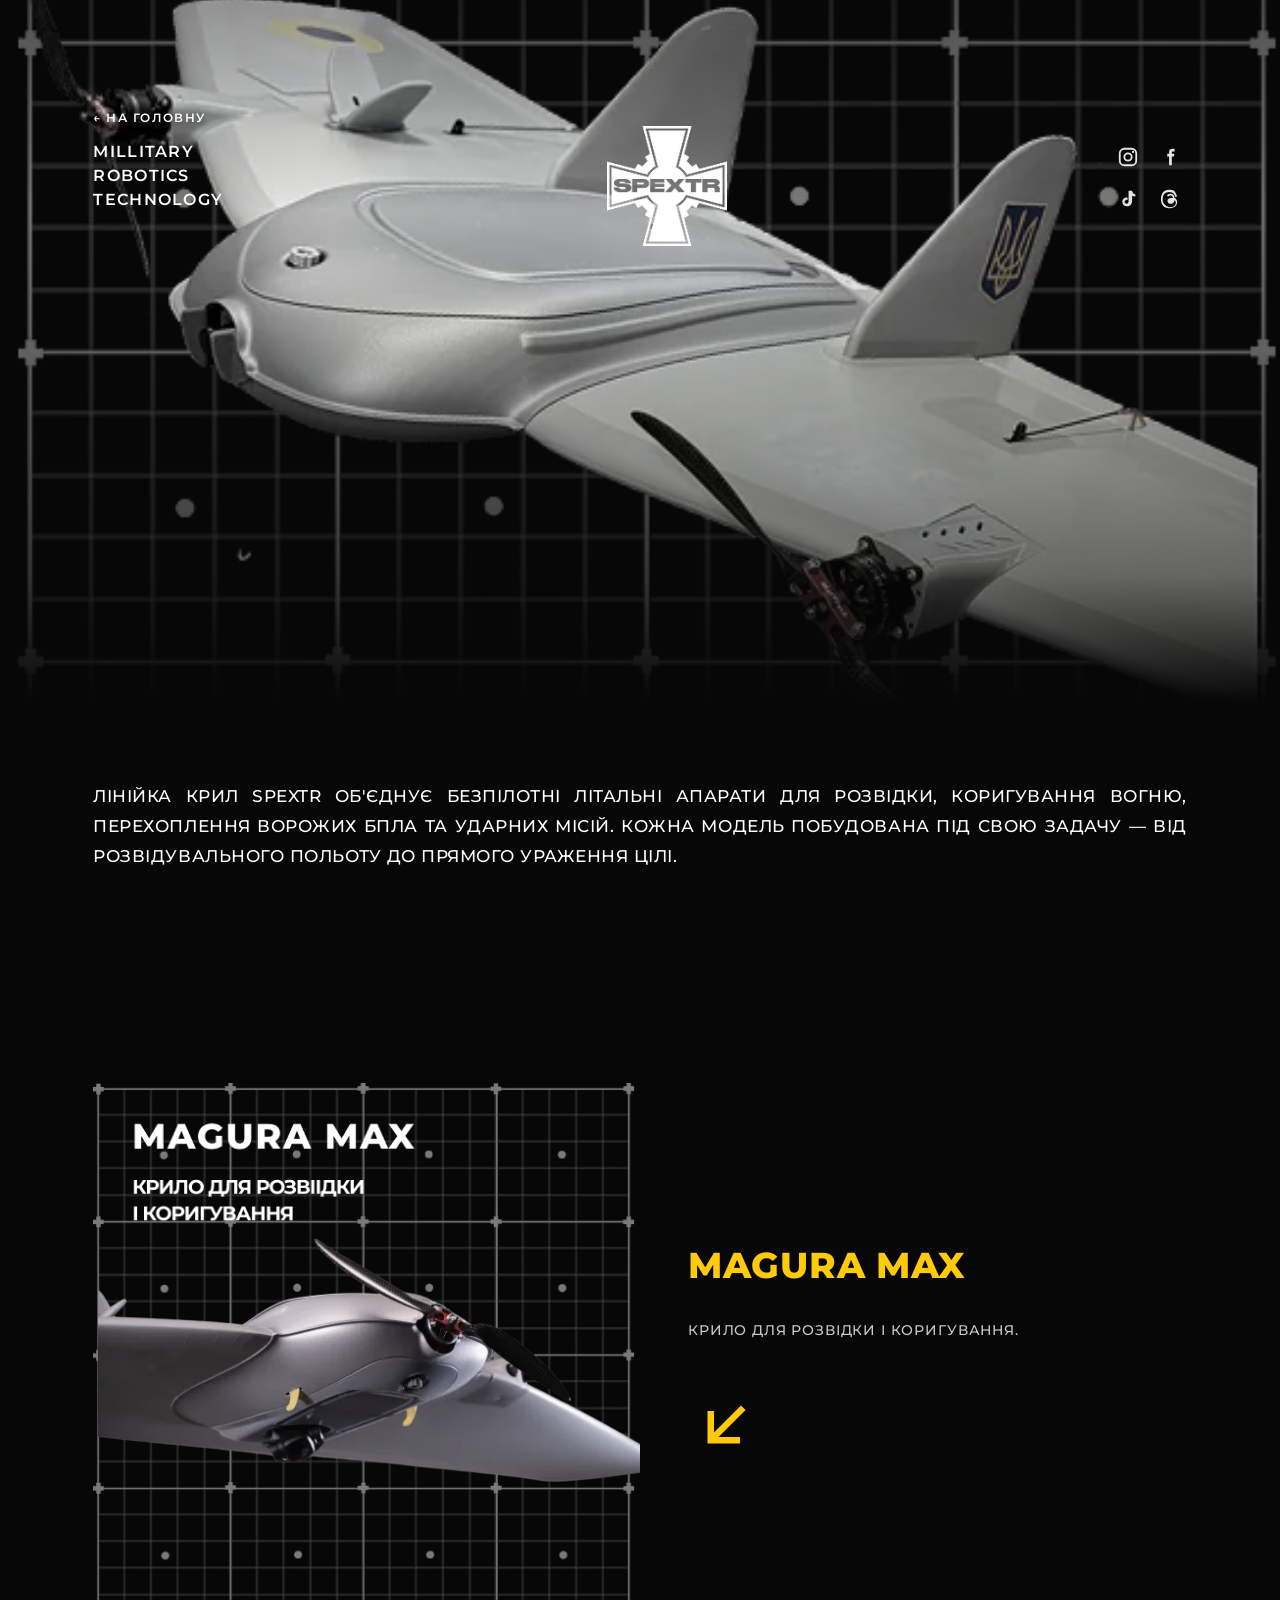
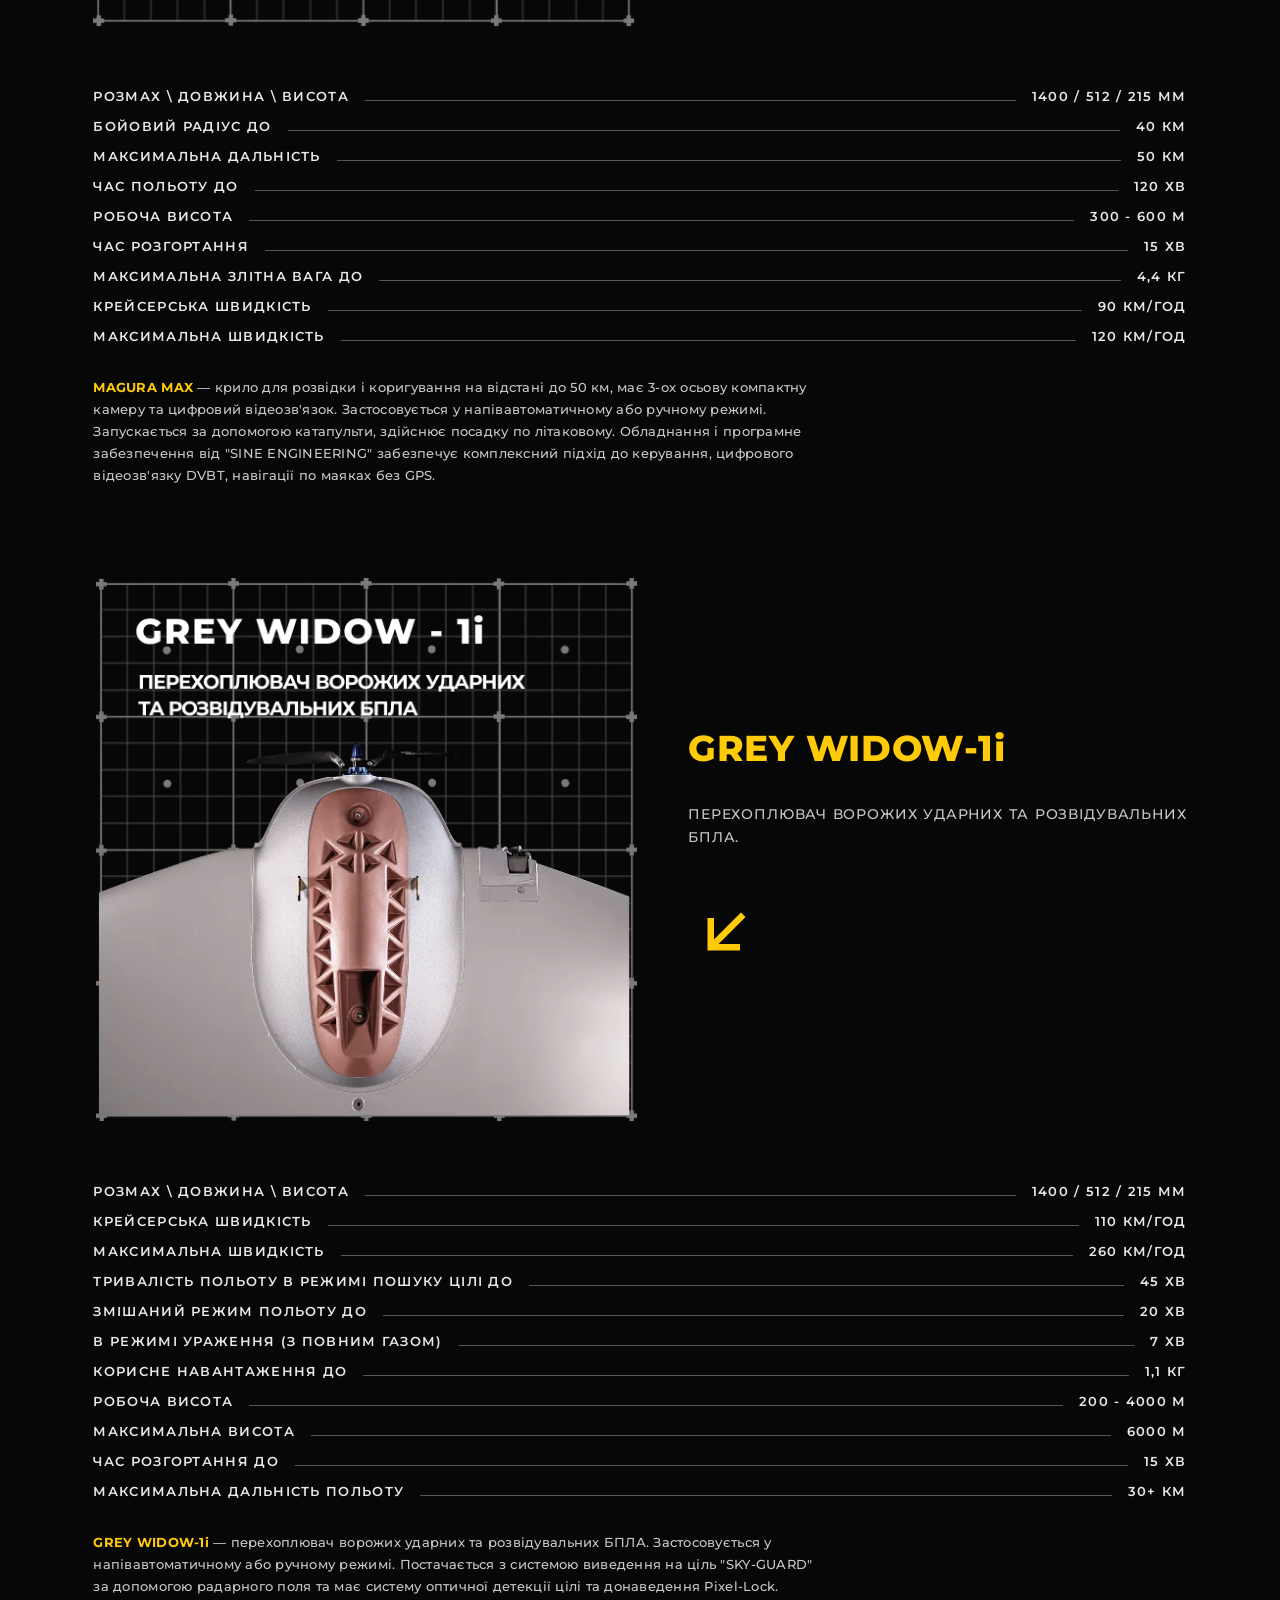
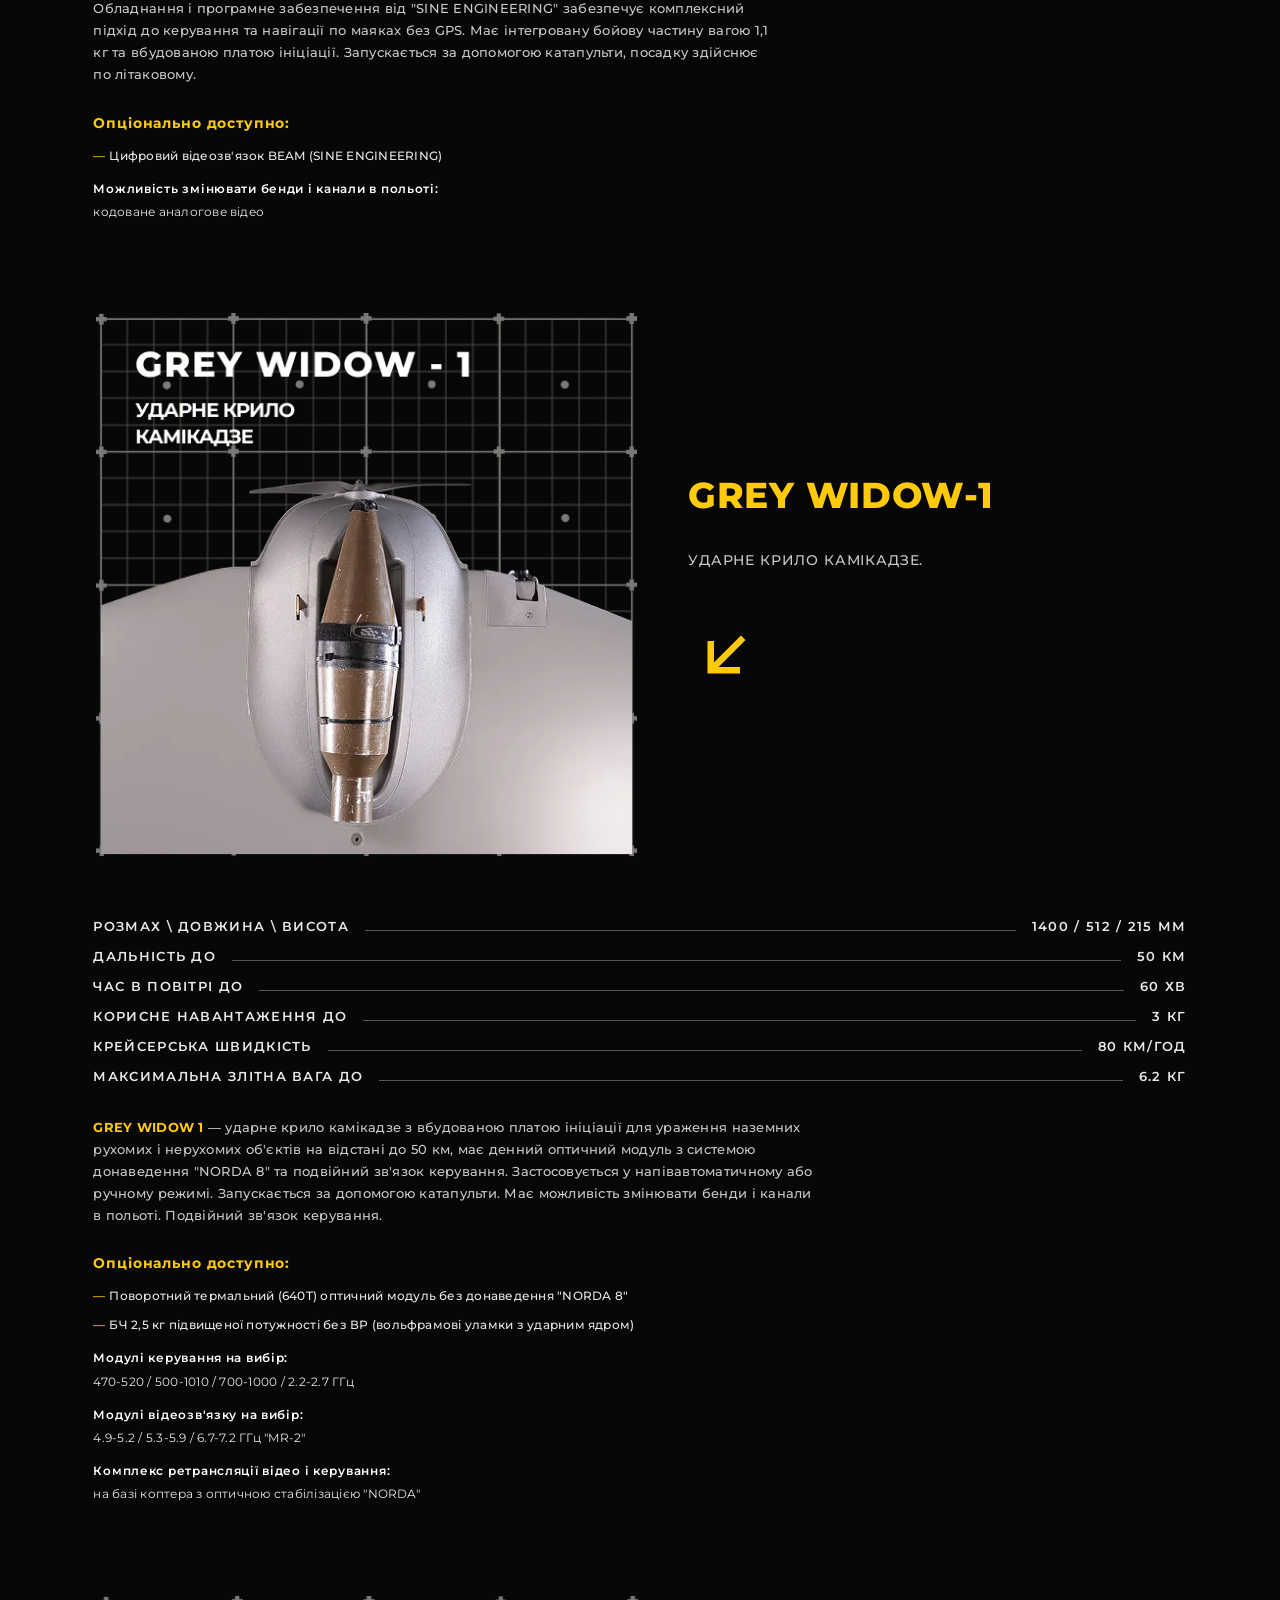
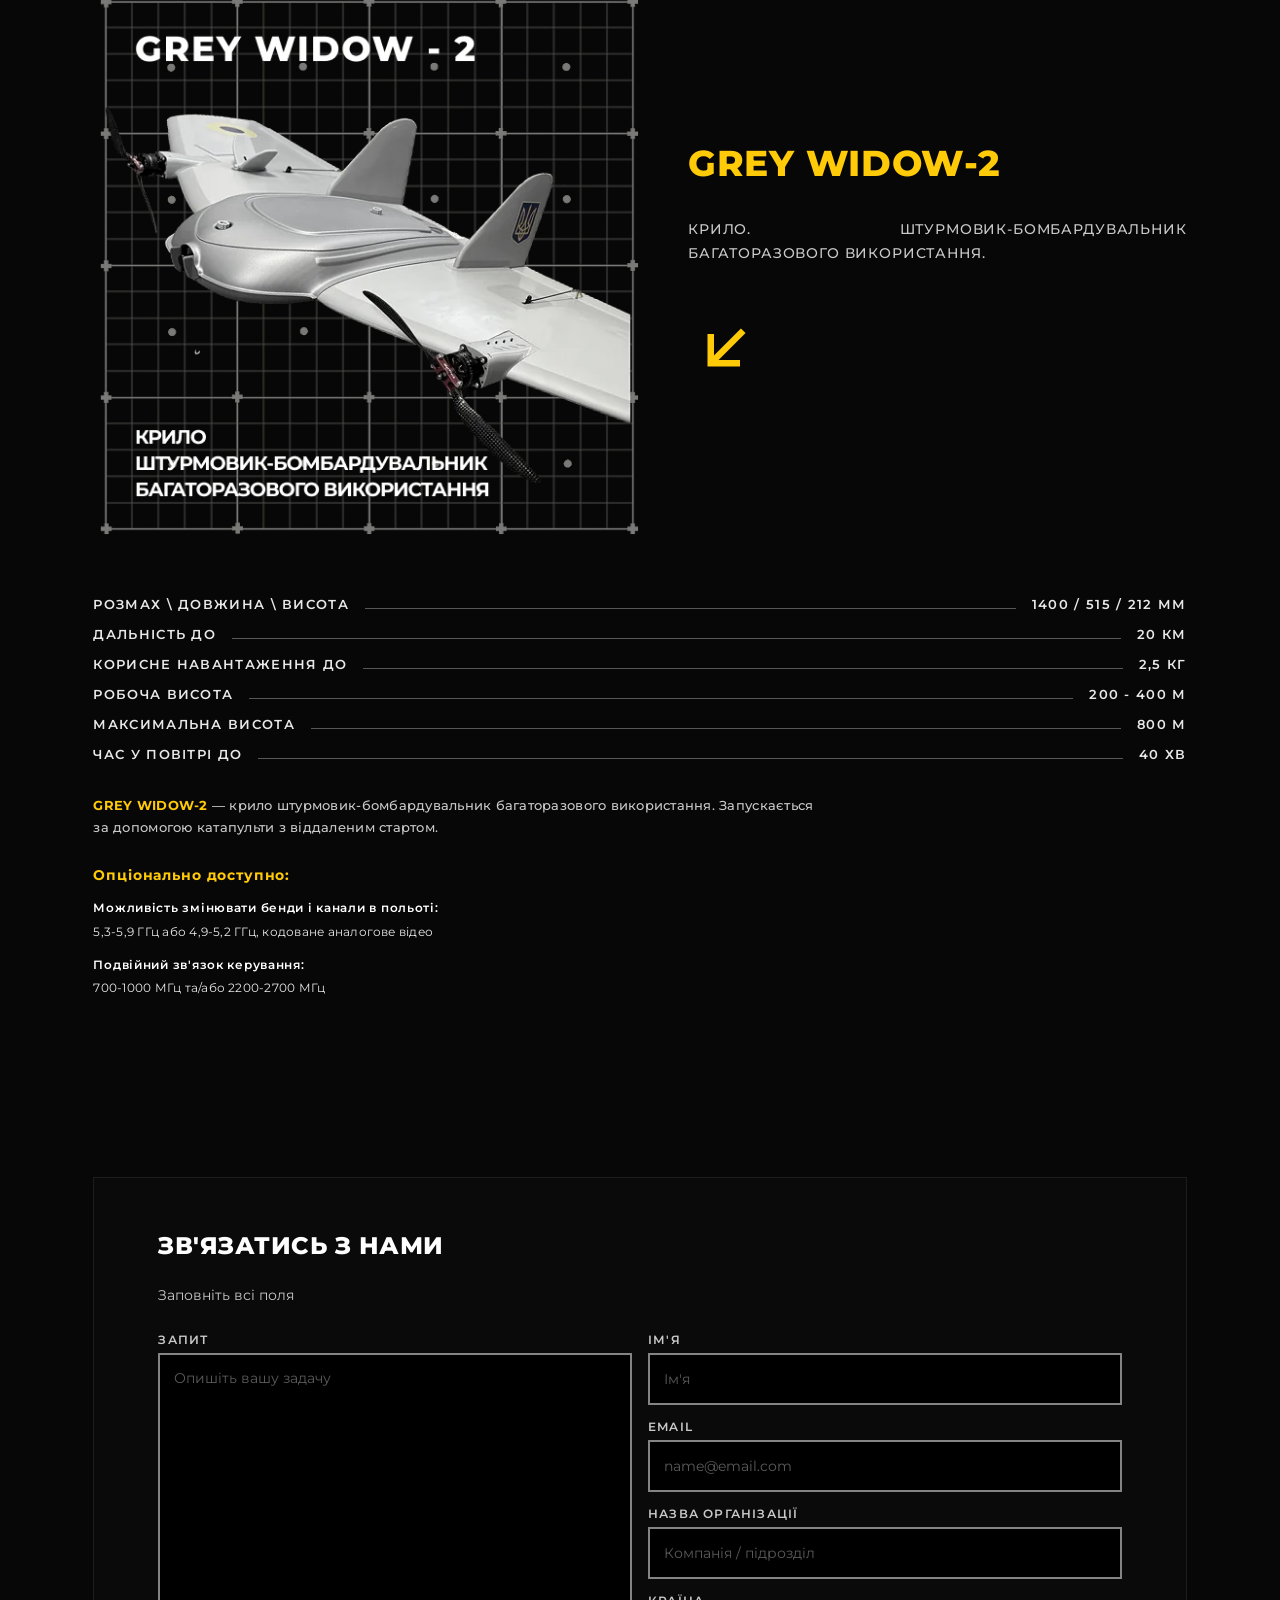
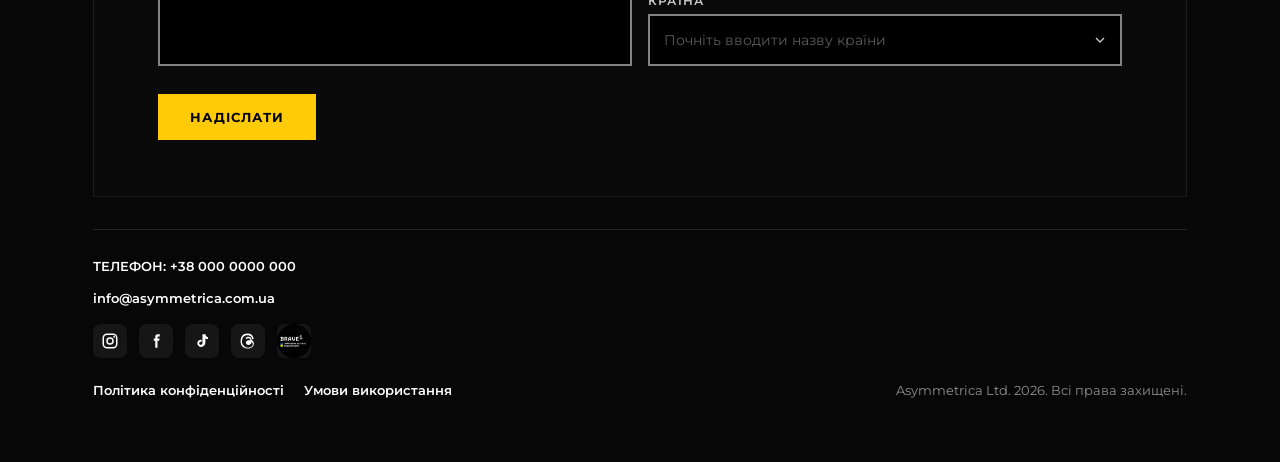
<file: html/kryla.html>
<!DOCTYPE html>
<html lang="uk">
<head>
  <meta charset="utf-8" />
  <meta name="viewport" content="width=device-width, initial-scale=1" />
  <title>SPEXTR КРИЛА — Лінійка безпілотних крил</title>
  <meta name="description" content="SPEXTR КРИЛА — лінійка безпілотних крил: MAGURA MAX для розвідки й коригування, GREY WIDOW-1i перехоплювач, GREY WIDOW-1 ударне крило камікадзе, GREY WIDOW-2 штурмовик-бомбардувальник багаторазового використання." />
  <link rel="preconnect" href="https://fonts.googleapis.com" />
  <link rel="preconnect" href="https://fonts.gstatic.com" crossorigin />
  <link href="https://fonts.googleapis.com/css2?family=Montserrat:wght@400;500;600;700;800&display=swap" rel="stylesheet" />
  <link rel="stylesheet" href="../css/kryla.css?v=8" />
  <link rel="stylesheet" href="../css/contact-block.css?v=12" />
</head>
<body>
  <div class="wg">

    <!-- ============ 01 HERO ============ -->
    <section class="wg-hero">
      <img class="wg-hero__bg" src="../assets/wg-hero.webp" alt="SPEXTR GREY WIDOW-2" fetchpriority="high" />
      <span class="wg-hero__scrim"></span>
      <span class="wg-hero__tick wg-hero__tick--left"></span>
      <span class="wg-hero__tick wg-hero__tick--right"></span>

      <a class="wg-back" href="index.html#products">← НА ГОЛОВНУ</a>

      <button class="burger js-burger" type="button" aria-label="Меню" aria-expanded="false" aria-controls="mobile-menu">
        <span></span><span></span><span></span>
      </button>

      <div class="wg-hero__row">
        <p class="wg-hero__tagline">
          <span>MILLITARY</span>
          <span>ROBOTICS</span>
          <span>TECHNOLOGY</span>
        </p>

        <img class="wg-hero__logo" src="../assets/k2-logo.webp" alt="SPEXTR" />

        <div class="wg-socials">
          <a class="wg-social" href="#" aria-label="Instagram">
            <svg viewBox="0 0 24 24" fill="none" stroke="currentColor" stroke-width="2"><rect x="3" y="3" width="18" height="18" rx="5" /><circle cx="12" cy="12" r="4" /><circle cx="17.5" cy="6.5" r="1.2" fill="currentColor" stroke="none" /></svg>
          </a>
          <a class="wg-social" href="#" aria-label="Facebook">
            <svg viewBox="0 0 24 24" fill="currentColor"><path d="M14 8.5V7c0-.7.5-1 1.2-1H17V3h-2.5C11.9 3 11 4.6 11 6.4v2.1H9v3h2V21h3v-9.5h2.3l.4-3H14z" /></svg>
          </a>
          <a class="wg-social" href="#" aria-label="TikTok">
            <svg viewBox="0 0 24 24" fill="currentColor"><path d="M16.5 3c.3 2.1 1.5 3.6 3.5 3.9v2.4c-1.2.1-2.3-.2-3.5-.8v5.6c0 3.2-2.3 5.9-5.6 5.9-2.9 0-5.1-2.1-5.1-4.9 0-3 2.5-5 5.7-4.6v2.6c-.5-.2-1-.2-1.5-.1-1.1.2-1.8 1-1.7 2.2.1 1.1 1 1.9 2.1 1.9 1.3 0 2.2-1 2.2-2.5V3h3.4z" /></svg>
          </a>
          <a class="wg-social" href="#" aria-label="Threads">
            <svg viewBox="0 0 24 24" fill="currentColor"><path d="M17.3 11.2c-.1 0-.2-.1-.3-.1-.2-3-1.8-4.7-4.5-4.7-1.6 0-3 .7-3.8 2l1.5 1c.6-.9 1.5-1.1 2.3-1.1 1 0 1.8.3 2.2 1 .3.4.5 1 .5 1.7-.7-.1-1.4-.2-2.2-.1-2.4.1-3.9 1.5-3.8 3.4.1 1 .6 1.8 1.4 2.3.7.4 1.6.6 2.5.6 1.2-.1 2.2-.5 2.8-1.4.5-.6.8-1.4.9-2.4.6.4 1.1.9 1.3 1.5.5 1.1.5 2.8-.9 4.2-1.2 1.2-2.7 1.8-4.9 1.8-2.4 0-4.2-.8-5.4-2.3C4.6 17 4 15 4 12.5s.6-4.5 1.7-5.9C6.9 5.1 8.7 4.3 11.1 4.3c2.4 0 4.3.8 5.4 2.4.6.8 1 1.8 1.2 3l1.9-.5c-.3-1.5-.8-2.8-1.6-3.8C17.5 3.1 14.9 2 11.9 2h-.8C8.1 2 5.8 3 4.3 4.9 2.9 6.6 2.2 9 2.1 11.9v.2c0 2.9.7 5.3 2.2 7 1.5 1.9 3.8 2.9 6.8 2.9h.8c2.7 0 4.6-.7 6.2-2.3 2.1-2.1 2-4.7 1.3-6.3-.5-1.1-1.4-2-2.6-2.7l-.5-.4z" /></svg>
          </a>
        </div>
      </div>
    </section>

    <span class="menu-backdrop js-menu-backdrop"></span>
    <nav id="mobile-menu" class="mobile-menu js-mobile-menu" aria-label="Мобільна навігація">
      <button class="mobile-menu__close js-menu-close" type="button" aria-label="Закрити меню">
        <svg viewBox="0 0 24 24" fill="none" stroke="currentColor" stroke-width="2"><path d="M6 6l12 12M18 6L6 18" /></svg>
      </button>
      <a class="mobile-menu__link" href="index.html#about">ПРО НАС</a>
      <div class="mobile-menu__group">
        <a class="mobile-menu__link" href="index.html#products">ПРОДУКТИ</a>
        <div class="mobile-menu__sub">
          <a class="mobile-menu__sublink" href="kryla.html" aria-current="page">КРИЛА</a>
          <a class="mobile-menu__sublink" href="k2.html">НРК</a>
          <a class="mobile-menu__sublink" href="gstation.html">ДОДАТКОВО</a>
        </div>
      </div>
      <a class="mobile-menu__link" href="contacts.html">КОНТАКТИ</a>
    </nav>

    <!-- ============ 02 INTRO ============ -->
    <section class="wg-intro">
      <p>ЛІНІЙКА КРИЛ SPEXTR ОБ'ЄДНУЄ БЕЗПІЛОТНІ ЛІТАЛЬНІ АПАРАТИ ДЛЯ РОЗВІДКИ, КОРИГУВАННЯ ВОГНЮ, ПЕРЕХОПЛЕННЯ ВОРОЖИХ БПЛА ТА УДАРНИХ МІСІЙ. КОЖНА МОДЕЛЬ ПОБУДОВАНА ПІД СВОЮ ЗАДАЧУ — ВІД РОЗВІДУВАЛЬНОГО ПОЛЬОТУ ДО ПРЯМОГО УРАЖЕННЯ ЦІЛІ.</p>
    </section>

    <!-- ============ 03 MAGURA MAX ============ -->
    <section class="wg-mod">
      <div class="wg-mod__head">
        <img class="wg-mod__unit wg-mod__unit--a" src="../assets/wg-engine.webp" alt="MAGURA MAX" loading="lazy" decoding="async" />
        <div class="wg-mod__lead">
          <h2 class="wg-mod__title">MAGURA MAX</h2>
          <p class="wg-mod__sub">КРИЛО ДЛЯ РОЗВІДКИ І КОРИГУВАННЯ.</p>
          <svg class="wg-mod__arrow" viewBox="0 0 24 24" fill="none" stroke="currentColor" stroke-width="2"><path d="M17 7L7 17" /><path d="M7 8v9h9" /></svg>
        </div>
      </div>

      <dl class="wg-specs">
        <div class="wg-spec"><dt>РОЗМАХ \ ДОВЖИНА \ ВИСОТА</dt><span class="wg-spec__rule"></span><dd>1400 / 512 / 215 ММ</dd></div>
        <div class="wg-spec"><dt>БОЙОВИЙ РАДІУС ДО</dt><span class="wg-spec__rule"></span><dd>40 КМ</dd></div>
        <div class="wg-spec"><dt>МАКСИМАЛЬНА ДАЛЬНІСТЬ</dt><span class="wg-spec__rule"></span><dd>50 КМ</dd></div>
        <div class="wg-spec"><dt>ЧАС ПОЛЬОТУ ДО</dt><span class="wg-spec__rule"></span><dd>120 ХВ</dd></div>
        <div class="wg-spec"><dt>РОБОЧА ВИСОТА</dt><span class="wg-spec__rule"></span><dd>300 - 600 М</dd></div>
        <div class="wg-spec"><dt>ЧАС РОЗГОРТАННЯ</dt><span class="wg-spec__rule"></span><dd>15 ХВ</dd></div>
        <div class="wg-spec"><dt>МАКСИМАЛЬНА ЗЛІТНА ВАГА ДО</dt><span class="wg-spec__rule"></span><dd>4,4 КГ</dd></div>
        <div class="wg-spec"><dt>КРЕЙСЕРСЬКА ШВИДКІСТЬ</dt><span class="wg-spec__rule"></span><dd>90 КМ/ГОД</dd></div>
        <div class="wg-spec"><dt>МАКСИМАЛЬНА ШВИДКІСТЬ</dt><span class="wg-spec__rule"></span><dd>120 КМ/ГОД</dd></div>
      </dl>

      <div class="wg-desc">
        <p><b>MAGURA MAX</b> — крило для розвідки і коригування на відстані до 50 км, має 3-ох осьову компактну камеру та цифровий відеозв'язок. Застосовується у напівавтоматичному або ручному режимі. Запускається за допомогою катапульти, здійснює посадку по літаковому. Обладнання і програмне забезпечення від "SINE ENGINEERING" забезпечує комплексний підхід до керування, цифрового відеозв'язку DVBT, навігації по маяках без GPS.</p>
      </div>
    </section>

    <!-- ============ 04 GREY WIDOW-1i ============ -->
    <section class="wg-mod">
      <div class="wg-mod__head">
        <img class="wg-mod__unit wg-mod__unit--b" src="../assets/wg-bay-empty.webp" alt="GREY WIDOW-1i" loading="lazy" decoding="async" />
        <div class="wg-mod__lead">
          <h2 class="wg-mod__title">GREY WIDOW-1i</h2>
          <p class="wg-mod__sub">ПЕРЕХОПЛЮВАЧ ВОРОЖИХ УДАРНИХ ТА РОЗВІДУВАЛЬНИХ БПЛА.</p>
          <svg class="wg-mod__arrow" viewBox="0 0 24 24" fill="none" stroke="currentColor" stroke-width="2"><path d="M17 7L7 17" /><path d="M7 8v9h9" /></svg>
        </div>
      </div>

      <dl class="wg-specs">
        <div class="wg-spec"><dt>РОЗМАХ \ ДОВЖИНА \ ВИСОТА</dt><span class="wg-spec__rule"></span><dd>1400 / 512 / 215 ММ</dd></div>
        <div class="wg-spec"><dt>КРЕЙСЕРСЬКА ШВИДКІСТЬ</dt><span class="wg-spec__rule"></span><dd>110 КМ/ГОД</dd></div>
        <div class="wg-spec"><dt>МАКСИМАЛЬНА ШВИДКІСТЬ</dt><span class="wg-spec__rule"></span><dd>260 КМ/ГОД</dd></div>
        <div class="wg-spec"><dt>ТРИВАЛІСТЬ ПОЛЬОТУ В РЕЖИМІ ПОШУКУ ЦІЛІ ДО</dt><span class="wg-spec__rule"></span><dd>45 ХВ</dd></div>
        <div class="wg-spec"><dt>ЗМІШАНИЙ РЕЖИМ ПОЛЬОТУ ДО</dt><span class="wg-spec__rule"></span><dd>20 ХВ</dd></div>
        <div class="wg-spec"><dt>В РЕЖИМІ УРАЖЕННЯ (З ПОВНИМ ГАЗОМ)</dt><span class="wg-spec__rule"></span><dd>7 ХВ</dd></div>
        <div class="wg-spec"><dt>КОРИСНЕ НАВАНТАЖЕННЯ ДО</dt><span class="wg-spec__rule"></span><dd>1,1 КГ</dd></div>
        <div class="wg-spec"><dt>РОБОЧА ВИСОТА</dt><span class="wg-spec__rule"></span><dd>200 - 4000 М</dd></div>
        <div class="wg-spec"><dt>МАКСИМАЛЬНА ВИСОТА</dt><span class="wg-spec__rule"></span><dd>6000 М</dd></div>
        <div class="wg-spec"><dt>ЧАС РОЗГОРТАННЯ ДО</dt><span class="wg-spec__rule"></span><dd>15 ХВ</dd></div>
        <div class="wg-spec"><dt>МАКСИМАЛЬНА ДАЛЬНІСТЬ ПОЛЬОТУ</dt><span class="wg-spec__rule"></span><dd>30+ КМ</dd></div>
      </dl>

      <div class="wg-desc">
        <p><b>GREY WIDOW-1i</b> — перехоплювач ворожих ударних та розвідувальних БПЛА. Застосовується у напівавтоматичному або ручному режимі. Постачається з системою виведення на ціль "SKY-GUARD" за допомогою радарного поля та має систему оптичної детекції цілі та донаведення Pixel-Lock. Обладнання і програмне забезпечення від "SINE ENGINEERING" забезпечує комплексний підхід до керування та навігації по маяках без GPS. Має інтегровану бойову частину вагою 1,1 кг та вбудованою платою ініціації. Запускається за допомогою катапульти, посадку здійснює по літаковому.</p>
      </div>

      <div class="wg-optional">
        <b class="wg-optional__title">Опціонально доступно:</b>
        <ul class="wg-optional__list">
          <li>Цифровий відеозв'язок BEAM (SINE ENGINEERING)</li>
        </ul>
        <div class="wg-optional__row"><b>Можливість змінювати бенди і канали в польоті:</b><span>кодоване аналогове відео</span></div>
      </div>
    </section>

    <!-- ============ 05 GREY WIDOW-1 ============ -->
    <section class="wg-mod">
      <div class="wg-mod__head">
        <img class="wg-mod__unit wg-mod__unit--a" src="../assets/wg-bay-payload.webp" alt="GREY WIDOW-1" loading="lazy" decoding="async" />
        <div class="wg-mod__lead">
          <h2 class="wg-mod__title wg-mod__title--accent">GREY WIDOW-1</h2>
          <p class="wg-mod__sub">УДАРНЕ КРИЛО КАМІКАДЗЕ.</p>
          <svg class="wg-mod__arrow" viewBox="0 0 24 24" fill="none" stroke="currentColor" stroke-width="2"><path d="M17 7L7 17" /><path d="M7 8v9h9" /></svg>
        </div>
      </div>

      <dl class="wg-specs">
        <div class="wg-spec"><dt>РОЗМАХ \ ДОВЖИНА \ ВИСОТА</dt><span class="wg-spec__rule"></span><dd>1400 / 512 / 215 ММ</dd></div>
        <div class="wg-spec"><dt>ДАЛЬНІСТЬ ДО</dt><span class="wg-spec__rule"></span><dd>50 КМ</dd></div>
        <div class="wg-spec"><dt>ЧАС В ПОВІТРІ ДО</dt><span class="wg-spec__rule"></span><dd>60 ХВ</dd></div>
        <div class="wg-spec"><dt>КОРИСНЕ НАВАНТАЖЕННЯ ДО</dt><span class="wg-spec__rule"></span><dd>3 КГ</dd></div>
        <div class="wg-spec"><dt>КРЕЙСЕРСЬКА ШВИДКІСТЬ</dt><span class="wg-spec__rule"></span><dd>80 КМ/ГОД</dd></div>
        <div class="wg-spec"><dt>МАКСИМАЛЬНА ЗЛІТНА ВАГА ДО</dt><span class="wg-spec__rule"></span><dd>6.2 КГ</dd></div>
      </dl>

      <div class="wg-desc">
        <p><b>GREY WIDOW 1</b> — ударне крило камікадзе з вбудованою платою ініціації для ураження наземних рухомих і нерухомих об'єктів на відстані до 50 км, має денний оптичний модуль з системою донаведення "NORDA 8" та подвійний зв'язок керування. Застосовується у напівавтоматичному або ручному режимі. Запускається за допомогою катапульти. Має можливість змінювати бенди і канали в польоті. Подвійний зв'язок керування.</p>
      </div>

      <div class="wg-optional">
        <b class="wg-optional__title">Опціонально доступно:</b>
        <ul class="wg-optional__list">
          <li>Поворотний термальний (640T) оптичний модуль без донаведення "NORDA 8"</li>
          <li>БЧ 2,5 кг підвищеної потужності без ВР (вольфрамові уламки з ударним ядром)</li>
        </ul>
        <div class="wg-optional__row"><b>Модулі керування на вибір:</b><span>470-520 / 500-1010 / 700-1000 / 2.2-2.7 ГГц</span></div>
        <div class="wg-optional__row"><b>Модулі відеозв'язку на вибір:</b><span>4.9-5.2 / 5.3-5.9 / 6.7-7.2 ГГц "MR-2"</span></div>
        <div class="wg-optional__row"><b>Комплекс ретрансляції відео і керування:</b><span>на базі коптера з оптичною стабілізацією "NORDA"</span></div>
      </div>
    </section>

    <!-- ============ 06 GREY WIDOW-2 ============ -->
    <section class="wg-mod">
      <div class="wg-mod__head">
        <img class="wg-mod__unit wg-mod__unit--b" src="../assets/wg-hero.webp" alt="GREY WIDOW-2" loading="lazy" decoding="async" />
        <div class="wg-mod__lead">
          <h2 class="wg-mod__title">GREY WIDOW-2</h2>
          <p class="wg-mod__sub">КРИЛО. ШТУРМОВИК-БОМБАРДУВАЛЬНИК БАГАТОРАЗОВОГО ВИКОРИСТАННЯ.</p>
          <svg class="wg-mod__arrow" viewBox="0 0 24 24" fill="none" stroke="currentColor" stroke-width="2"><path d="M17 7L7 17" /><path d="M7 8v9h9" /></svg>
        </div>
      </div>

      <dl class="wg-specs">
        <div class="wg-spec"><dt>РОЗМАХ \ ДОВЖИНА \ ВИСОТА</dt><span class="wg-spec__rule"></span><dd>1400 / 515 / 212 ММ</dd></div>
        <div class="wg-spec"><dt>ДАЛЬНІСТЬ ДО</dt><span class="wg-spec__rule"></span><dd>20 КМ</dd></div>
        <div class="wg-spec"><dt>КОРИСНЕ НАВАНТАЖЕННЯ ДО</dt><span class="wg-spec__rule"></span><dd>2,5 КГ</dd></div>
        <div class="wg-spec"><dt>РОБОЧА ВИСОТА</dt><span class="wg-spec__rule"></span><dd>200 - 400 М</dd></div>
        <div class="wg-spec"><dt>МАКСИМАЛЬНА ВИСОТА</dt><span class="wg-spec__rule"></span><dd>800 М</dd></div>
        <div class="wg-spec"><dt>ЧАС У ПОВІТРІ ДО</dt><span class="wg-spec__rule"></span><dd>40 ХВ</dd></div>
      </dl>

      <div class="wg-desc">
        <p><b>GREY WIDOW-2</b> — крило штурмовик-бомбардувальник багаторазового використання. Запускається за допомогою катапульти з віддаленим стартом.</p>
      </div>

      <div class="wg-optional">
        <b class="wg-optional__title">Опціонально доступно:</b>
        <div class="wg-optional__row"><b>Можливість змінювати бенди і канали в польоті:</b><span>5,3-5,9 ГГц або 4,9-5,2 ГГц, кодоване аналогове відео</span></div>
        <div class="wg-optional__row"><b>Подвійний зв'язок керування:</b><span>700-1000 МГц та/або 2200-2700 МГц</span></div>
      </div>
    </section>

    <!-- ============ CONTACT (ЗАЯВКА) ============ -->
    <section id="contact" class="pc-contact">
      <div class="pc-panel">
        <form class="pc-form js-pc-form" novalidate>
          <div class="pc-form__inner">
            <div class="pc-form__head">
              <b class="pc-form__heading">ЗВ'ЯЗАТИСЬ З НАМИ</b>
              <button type="submit" class="pc-cta">НАДІСЛАТИ</button>
            </div>
            <p class="pc-form__subheading">Заповніть всі поля</p>
            <div class="pc-form__cols">
              <div class="pc-form__col pc-form__col--msg">
                <label class="pc-field-group pc-field-group--grow">
                  <div class="pc-field-group__head">
                    <b class="pc-form__label">ЗАПИТ</b>
                    <span class="pc-field-error">Заповніть це поле</span>
                  </div>
                  <textarea name="message" required maxlength="2000" class="pc-field pc-field--area" placeholder="Опишіть вашу задачу"></textarea>
                </label>
              </div>
              <div class="pc-form__col">
                <label class="pc-field-group">
                  <div class="pc-field-group__head">
                    <b class="pc-form__label">ІМ'Я</b>
                    <span class="pc-field-error">Заповніть це поле</span>
                  </div>
                  <input name="name" required maxlength="80" class="pc-field" placeholder="Ім'я" />
                </label>
                <label class="pc-field-group">
                  <div class="pc-field-group__head">
                    <b class="pc-form__label">EMAIL</b>
                    <span class="pc-field-error">Заповніть це поле</span>
                  </div>
                  <input name="email" type="email" required maxlength="100" class="pc-field" placeholder="name@email.com" />
                </label>
                <label class="pc-field-group">
                  <div class="pc-field-group__head">
                    <b class="pc-form__label">НАЗВА ОРГАНІЗАЦІЇ</b>
                    <span class="pc-field-error">Заповніть це поле</span>
                  </div>
                  <input name="org" required maxlength="100" class="pc-field" placeholder="Компанія / підрозділ" />
                </label>
                <label class="pc-field-group">
                  <div class="pc-field-group__head">
                    <b class="pc-form__label">КРАЇНА</b>
                    <span class="pc-field-error">Заповніть це поле</span>
                  </div>
                  <div class="country-auto">
                    <input name="country" required maxlength="60" class="pc-field" placeholder="Почніть вводити назву країни" autocomplete="off" role="combobox" aria-expanded="false" aria-autocomplete="list" />
                    <svg class="country-auto__icon" viewBox="0 0 24 24" fill="none" stroke="currentColor" stroke-width="2" aria-hidden="true"><path d="M6 9l6 6 6-6" /></svg>
                    <ul class="country-auto__list" role="listbox"></ul>
                  </div>
                </label>
              </div>
            </div>
          </div>
        </form>
      </div>

      <div class="pc-footer">
        <b>ТЕЛЕФОН: +38 000 0000 000</b>
        <a class="pc-footer-link" href="mailto:info@asymmetrica.com.ua">info@asymmetrica.com.ua</a>
        <div class="pc-socials">
          <a class="pc-social" href="https://www.instagram.com/spextrobotix/" target="_blank" rel="noopener noreferrer" aria-label="Instagram">
            <svg viewBox="0 0 24 24" fill="none" stroke="currentColor" stroke-width="2"><rect x="3" y="3" width="18" height="18" rx="5" /><circle cx="12" cy="12" r="4" /><circle cx="17.5" cy="6.5" r="1.2" fill="currentColor" stroke="none" /></svg>
          </a>
          <a class="pc-social" href="https://www.facebook.com/people/Spextr-Robotics/61578538332726/" target="_blank" rel="noopener noreferrer" aria-label="Facebook">
            <svg viewBox="0 0 24 24" fill="currentColor"><path d="M14 8.5V7c0-.7.5-1 1.2-1H17V3h-2.5C11.9 3 11 4.6 11 6.4v2.1H9v3h2V21h3v-9.5h2.3l.4-3H14z" /></svg>
          </a>
          <a class="pc-social" href="https://www.tiktok.com/@spextr.robotix" target="_blank" rel="noopener noreferrer" aria-label="TikTok">
            <svg viewBox="0 0 24 24" fill="currentColor"><path d="M16.5 3c.3 2.1 1.5 3.6 3.5 3.9v2.4c-1.2.1-2.3-.2-3.5-.8v5.6c0 3.2-2.3 5.9-5.6 5.9-2.9 0-5.1-2.1-5.1-4.9 0-3 2.5-5 5.7-4.6v2.6c-.5-.2-1-.2-1.5-.1-1.1.2-1.8 1-1.7 2.2.1 1.1 1 1.9 2.1 1.9 1.3 0 2.2-1 2.2-2.5V3h3.4z" /></svg>
          </a>
          <a class="pc-social" href="https://www.threads.com/@spextrobotix" target="_blank" rel="noopener noreferrer" aria-label="Threads">
            <svg viewBox="0 0 24 24" fill="currentColor"><path d="M17.3 11.2c-.1 0-.2-.1-.3-.1-.2-3-1.8-4.7-4.5-4.7-1.6 0-3 .7-3.8 2l1.5 1c.6-.9 1.5-1.1 2.3-1.1 1 0 1.8.3 2.2 1 .3.4.5 1 .5 1.7-.7-.1-1.4-.2-2.2-.1-2.4.1-3.9 1.5-3.8 3.4.1 1 .6 1.8 1.4 2.3.7.4 1.6.6 2.5.6 1.2-.1 2.2-.5 2.8-1.4.5-.6.8-1.4.9-2.4.6.4 1.1.9 1.3 1.5.5 1.1.5 2.8-.9 4.2-1.2 1.2-2.7 1.8-4.9 1.8-2.4 0-4.2-.8-5.4-2.3C4.6 17 4 15 4 12.5s.6-4.5 1.7-5.9C6.9 5.1 8.7 4.3 11.1 4.3c2.4 0 4.3.8 5.4 2.4.6.8 1 1.8 1.2 3l1.9-.5c-.3-1.5-.8-2.8-1.6-3.8C17.5 3.1 14.9 2 11.9 2h-.8C8.1 2 5.8 3 4.3 4.9 2.9 6.6 2.2 9 2.1 11.9v.2c0 2.9.7 5.3 2.2 7 1.5 1.9 3.8 2.9 6.8 2.9h.8c2.7 0 4.6-.7 6.2-2.3 2.1-2.1 2-4.7 1.3-6.3-.5-1.1-1.4-2-2.6-2.7l-.5-.4z" /></svg>
          </a>
          <a class="pc-social pc-social--brave1" href="https://market-brave1.delta.mil.gov.ua/lohistychni-kolisni/5423/" target="_blank" rel="noopener noreferrer" aria-label="BRAVE1 Market">
            <img src="../assets/partner-brave1.webp" alt="" loading="lazy" decoding="async" />
          </a>
        </div>
        <div class="pc-footer-row">
          <div class="pc-footer-legal">
            <a class="pc-footer-link" href="privacy.html">Політика конфіденційності</a>
            <a class="pc-footer-link" href="terms.html">Умови використання</a>
          </div>
          <p class="pc-footer-copyright">Asymmetrica Ltd. 2026. Всі права захищені.</p>
        </div>
      </div>
    </section>

  </div>
  <div class="pc-toast js-pc-toast" role="status" aria-live="polite">
    <svg viewBox="0 0 24 24" fill="none" stroke="#FFCA08" stroke-width="2.2"><path d="M20 6L9 17l-5-5" /></svg>
    <span>Запит надіслано. Інженерна команда зв'яжеться з вами.</span>
  </div>

  <script src="../js/countries.js?v=5"></script>
  <script src="../js/contact-form.js?v=3"></script>
  <script src="../js/mobile-menu.js?v=1"></script>
</body>
</html>
</file>
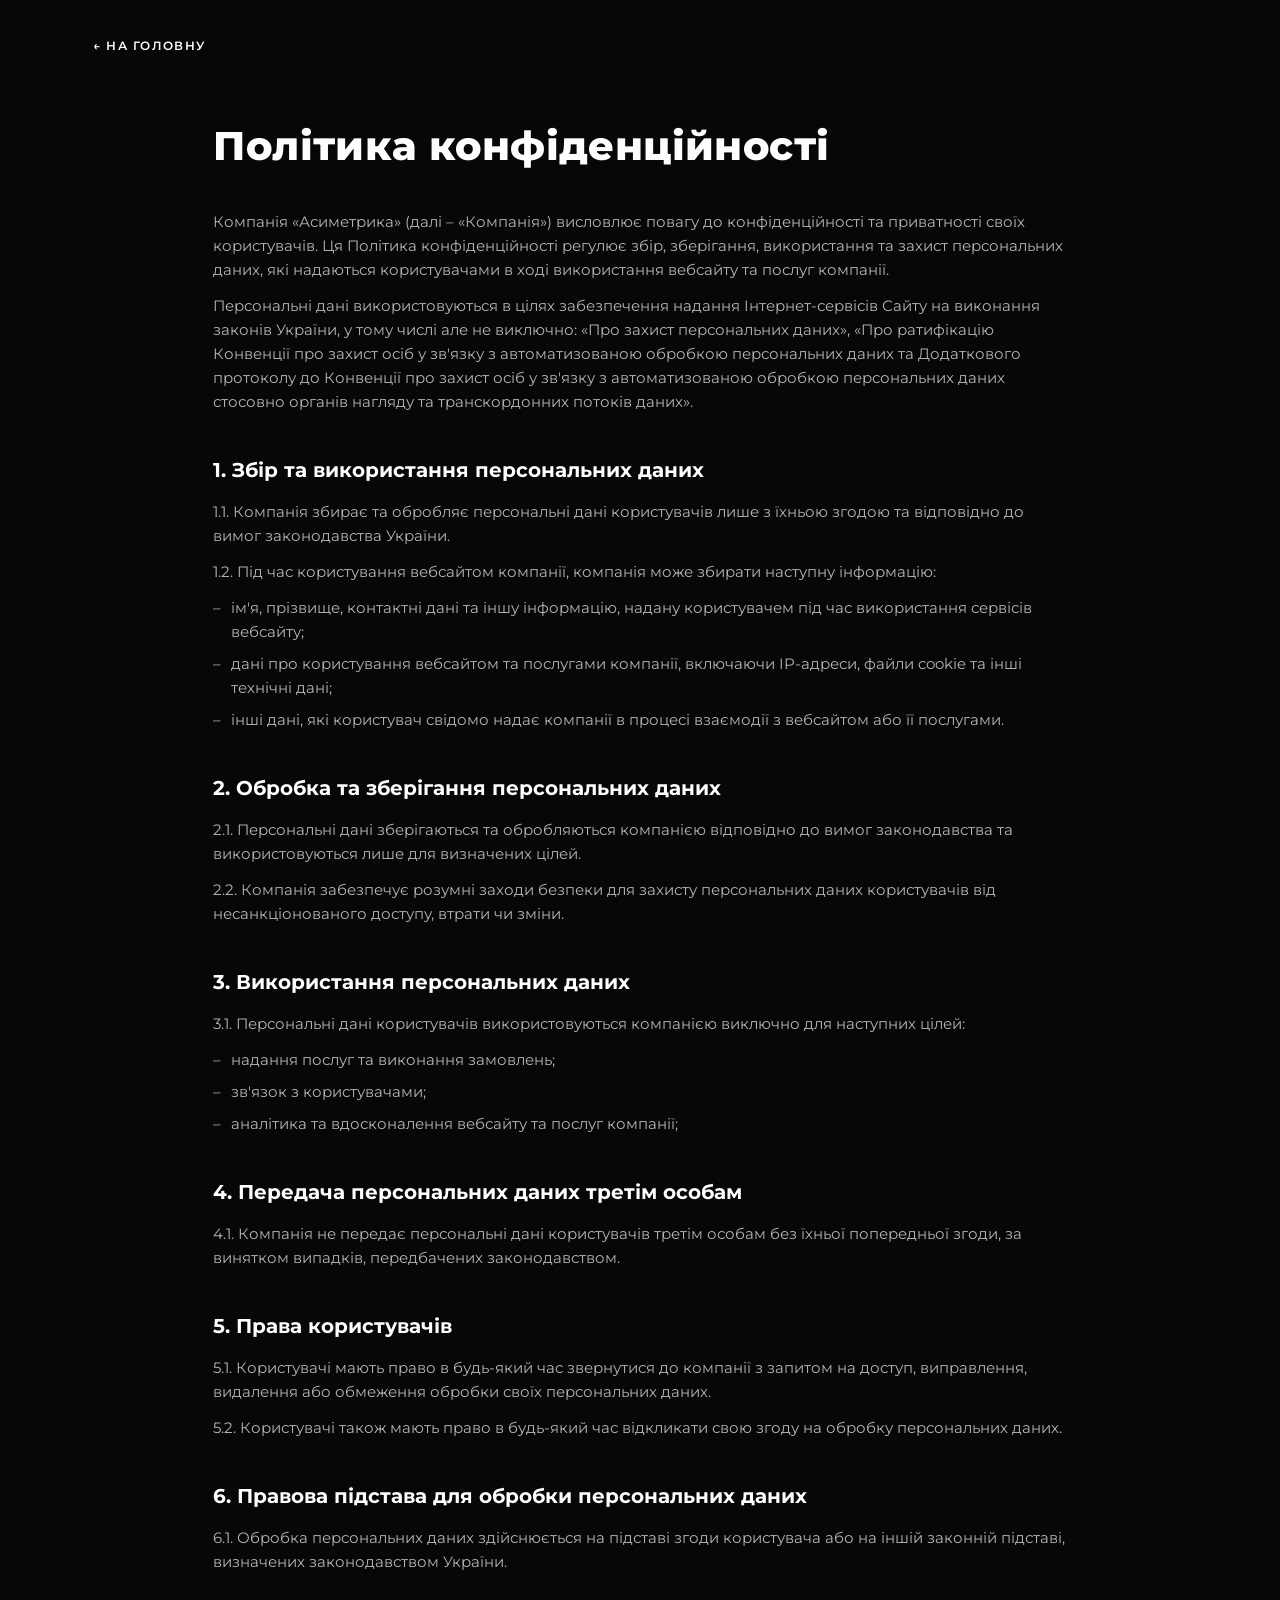
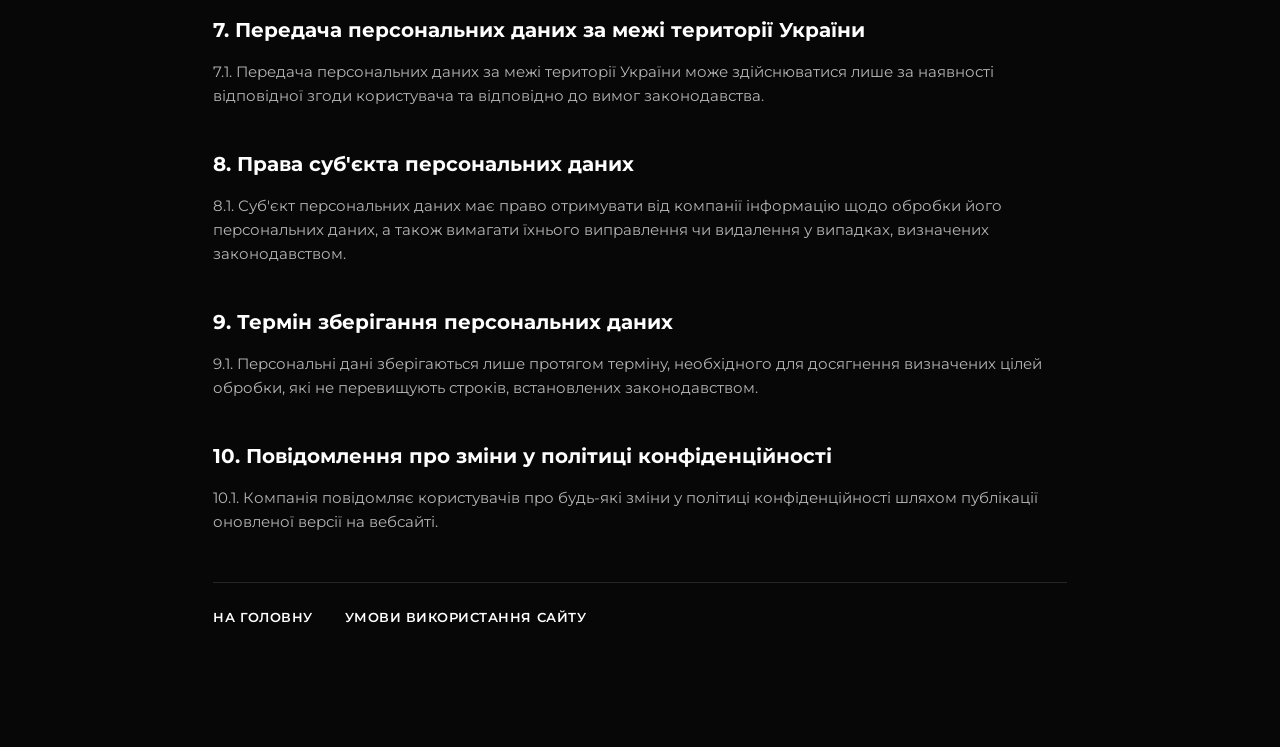
<file: html/privacy.html>
<!DOCTYPE html>
<html lang="uk">
<head>
  <meta charset="utf-8" />
  <meta name="viewport" content="width=device-width, initial-scale=1" />
  <title>Політика конфіденційності — ASYMMETRICA</title>
  <meta name="description" content="Політика конфіденційності вебсайту компанії Асиметрика." />
  <link rel="preconnect" href="https://fonts.googleapis.com" />
  <link rel="preconnect" href="https://fonts.gstatic.com" crossorigin />
  <link href="https://fonts.googleapis.com/css2?family=Montserrat:wght@400;500;600;700;800&display=swap" rel="stylesheet" />
  <link rel="stylesheet" href="../css/legal.css?v=2" />
</head>
<body>
  <header class="legal-header">
    <a class="legal-back" href="index.html">← НА ГОЛОВНУ</a>
  </header>

  <main class="legal">
    <h1>Політика конфіденційності</h1>

    <p>Компанія «Асиметрика» (далі – «Компанія») висловлює повагу до конфіденційності та приватності своїх користувачів. Ця Політика конфіденційності регулює збір, зберігання, використання та захист персональних даних, які надаються користувачами в ході використання вебсайту та послуг компанії.</p>

    <p>Персональні дані використовуються в цілях забезпечення надання Інтернет-сервісів Сайту на виконання законів України, у тому числі але не виключно: «Про захист персональних даних», «Про ратифікацію Конвенції про захист осіб у зв'язку з автоматизованою обробкою персональних даних та Додаткового протоколу до Конвенції про захист осіб у зв'язку з автоматизованою обробкою персональних даних стосовно органів нагляду та транскордонних потоків даних».</p>

    <h2>1. Збір та використання персональних даних</h2>
    <p>1.1. Компанія збирає та обробляє персональні дані користувачів лише з їхньою згодою та відповідно до вимог законодавства України.</p>
    <p>1.2. Під час користування вебсайтом компанії, компанія може збирати наступну інформацію:</p>
    <ul>
      <li>ім'я, прізвище, контактні дані та іншу інформацію, надану користувачем під час використання сервісів вебсайту;</li>
      <li>дані про користування вебсайтом та послугами компанії, включаючи IP-адреси, файли cookie та інші технічні дані;</li>
      <li>інші дані, які користувач свідомо надає компанії в процесі взаємодії з вебсайтом або її послугами.</li>
    </ul>

    <h2>2. Обробка та зберігання персональних даних</h2>
    <p>2.1. Персональні дані зберігаються та обробляються компанією відповідно до вимог законодавства та використовуються лише для визначених цілей.</p>
    <p>2.2. Компанія забезпечує розумні заходи безпеки для захисту персональних даних користувачів від несанкціонованого доступу, втрати чи зміни.</p>

    <h2>3. Використання персональних даних</h2>
    <p>3.1. Персональні дані користувачів використовуються компанією виключно для наступних цілей:</p>
    <ul>
      <li>надання послуг та виконання замовлень;</li>
      <li>зв'язок з користувачами;</li>
      <li>аналітика та вдосконалення вебсайту та послуг компанії;</li>
    </ul>

    <h2>4. Передача персональних даних третім особам</h2>
    <p>4.1. Компанія не передає персональні дані користувачів третім особам без їхньої попередньої згоди, за винятком випадків, передбачених законодавством.</p>

    <h2>5. Права користувачів</h2>
    <p>5.1. Користувачі мають право в будь-який час звернутися до компанії з запитом на доступ, виправлення, видалення або обмеження обробки своїх персональних даних.</p>
    <p>5.2. Користувачі також мають право в будь-який час відкликати свою згоду на обробку персональних даних.</p>

    <h2>6. Правова підстава для обробки персональних даних</h2>
    <p>6.1. Обробка персональних даних здійснюється на підставі згоди користувача або на іншій законній підставі, визначених законодавством України.</p>

    <h2>7. Передача персональних даних за межі території України</h2>
    <p>7.1. Передача персональних даних за межі території України може здійснюватися лише за наявності відповідної згоди користувача та відповідно до вимог законодавства.</p>

    <h2>8. Права суб'єкта персональних даних</h2>
    <p>8.1. Суб'єкт персональних даних має право отримувати від компанії інформацію щодо обробки його персональних даних, а також вимагати їхнього виправлення чи видалення у випадках, визначених законодавством.</p>

    <h2>9. Термін зберігання персональних даних</h2>
    <p>9.1. Персональні дані зберігаються лише протягом терміну, необхідного для досягнення визначених цілей обробки, які не перевищують строків, встановлених законодавством.</p>

    <h2>10. Повідомлення про зміни у політиці конфіденційності</h2>
    <p>10.1. Компанія повідомляє користувачів про будь-які зміни у політиці конфіденційності шляхом публікації оновленої версії на вебсайті.</p>

    <nav class="legal-footer-nav">
      <a href="index.html">На головну</a>
      <a href="terms.html">Умови використання сайту</a>
    </nav>
  </main>
</body>
</html>
</file>
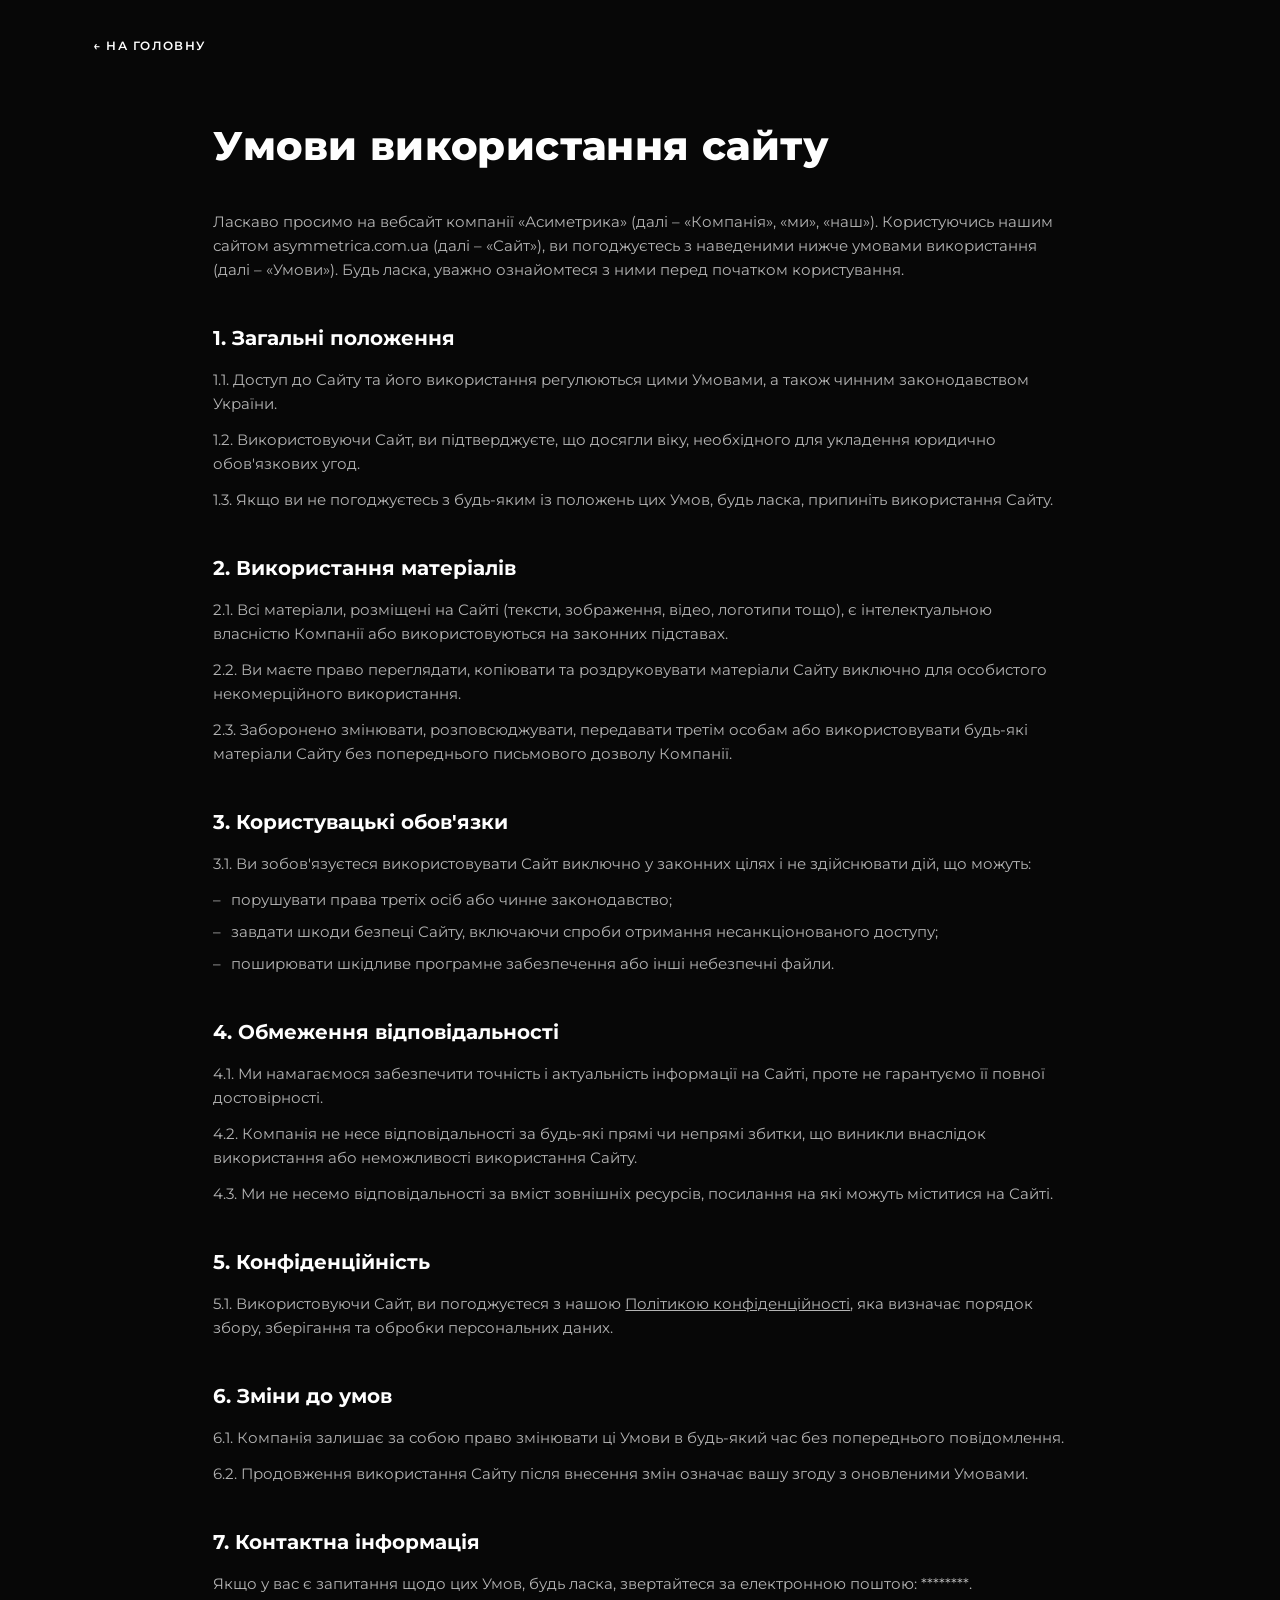
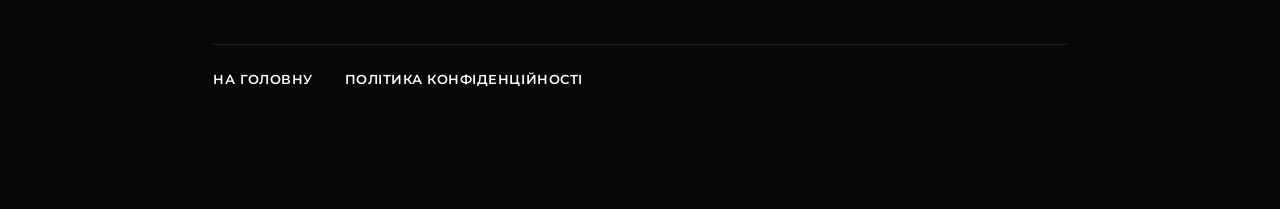
<file: html/terms.html>
<!DOCTYPE html>
<html lang="uk">
<head>
  <meta charset="utf-8" />
  <meta name="viewport" content="width=device-width, initial-scale=1" />
  <title>Умови використання сайту — ASYMMETRICA</title>
  <meta name="description" content="Умови використання вебсайту компанії Асиметрика." />
  <link rel="preconnect" href="https://fonts.googleapis.com" />
  <link rel="preconnect" href="https://fonts.gstatic.com" crossorigin />
  <link href="https://fonts.googleapis.com/css2?family=Montserrat:wght@400;500;600;700;800&display=swap" rel="stylesheet" />
  <link rel="stylesheet" href="../css/legal.css?v=2" />
</head>
<body>
  <header class="legal-header">
    <a class="legal-back" href="index.html">← НА ГОЛОВНУ</a>
  </header>

  <main class="legal">
    <h1>Умови використання сайту</h1>

    <p>Ласкаво просимо на вебсайт компанії «Асиметрика» (далі – «Компанія», «ми», «наш»). Користуючись нашим сайтом asymmetrica.com.ua (далі – «Сайт»), ви погоджуєтесь з наведеними нижче умовами використання (далі – «Умови»). Будь ласка, уважно ознайомтеся з ними перед початком користування.</p>

    <h2>1. Загальні положення</h2>
    <p>1.1. Доступ до Сайту та його використання регулюються цими Умовами, а також чинним законодавством України.</p>
    <p>1.2. Використовуючи Сайт, ви підтверджуєте, що досягли віку, необхідного для укладення юридично обов'язкових угод.</p>
    <p>1.3. Якщо ви не погоджуєтесь з будь-яким із положень цих Умов, будь ласка, припиніть використання Сайту.</p>

    <h2>2. Використання матеріалів</h2>
    <p>2.1. Всі матеріали, розміщені на Сайті (тексти, зображення, відео, логотипи тощо), є інтелектуальною власністю Компанії або використовуються на законних підставах.</p>
    <p>2.2. Ви маєте право переглядати, копіювати та роздруковувати матеріали Сайту виключно для особистого некомерційного використання.</p>
    <p>2.3. Заборонено змінювати, розповсюджувати, передавати третім особам або використовувати будь-які матеріали Сайту без попереднього письмового дозволу Компанії.</p>

    <h2>3. Користувацькі обов'язки</h2>
    <p>3.1. Ви зобов'язуєтеся використовувати Сайт виключно у законних цілях і не здійснювати дій, що можуть:</p>
    <ul>
      <li>порушувати права третіх осіб або чинне законодавство;</li>
      <li>завдати шкоди безпеці Сайту, включаючи спроби отримання несанкціонованого доступу;</li>
      <li>поширювати шкідливе програмне забезпечення або інші небезпечні файли.</li>
    </ul>

    <h2>4. Обмеження відповідальності</h2>
    <p>4.1. Ми намагаємося забезпечити точність і актуальність інформації на Сайті, проте не гарантуємо її повної достовірності.</p>
    <p>4.2. Компанія не несе відповідальності за будь-які прямі чи непрямі збитки, що виникли внаслідок використання або неможливості використання Сайту.</p>
    <p>4.3. Ми не несемо відповідальності за вміст зовнішніх ресурсів, посилання на які можуть міститися на Сайті.</p>

    <h2>5. Конфіденційність</h2>
    <p>5.1. Використовуючи Сайт, ви погоджуєтеся з нашою <a href="privacy.html">Політикою конфіденційності</a>, яка визначає порядок збору, зберігання та обробки персональних даних.</p>

    <h2>6. Зміни до умов</h2>
    <p>6.1. Компанія залишає за собою право змінювати ці Умови в будь-який час без попереднього повідомлення.</p>
    <p>6.2. Продовження використання Сайту після внесення змін означає вашу згоду з оновленими Умовами.</p>

    <h2>7. Контактна інформація</h2>
    <p>Якщо у вас є запитання щодо цих Умов, будь ласка, звертайтеся за електронною поштою: ********.</p>

    <nav class="legal-footer-nav">
      <a href="index.html">На головну</a>
      <a href="privacy.html">Політика конфіденційності</a>
    </nav>
  </main>
</body>
</html>
</file>
<file: gstation.css>
/* =====================================================================
   G STATION 369 — product page
   Same design system as k2.css / kryla.css. Reference canvas: 1920px wide.
   ===================================================================== */

:root { --bg: #070707; --bg-deep: #070707; --ink: #fefefe; --ink-mute: #c9c9c9; --ink-spec: #e8e8e8; --accent: #FFCA08; --gutter: clamp(20px, 7.3vw, 140px); /* standard side padding, shared site-wide */
  --font: 'Montserrat', -apple-system, BlinkMacSystemFont, sans-serif; }

* { margin: 0; padding: 0; box-sizing: border-box; }

html { scroll-behavior: smooth; }

body { background: var(--bg); color: var(--ink); font-family: var(--font); overflow-x: hidden; }

img, .gs-hero__tagline span { display: block; }

a { color: var(--accent); text-decoration: none; }

a:hover { color: #fff; }

.gs { position: relative; width: 100%; overflow: hidden; background: var(--bg); }

.gs-accent, .gs-back:hover, .gs-mod__title--accent { color: var(--accent); }

:where(a, button):focus-visible { outline: 2px solid var(--accent); outline-offset: 3px; }

/* =====================================================================
   01 HERO
   ===================================================================== */

.gs-hero { position: relative; height: 78vh; overflow: hidden; min-height: 620px; }

.gs-hero__bg { position: absolute; inset: 0; width: 100%; height: 100%; object-fit: cover; }

.gs-hero__scrim { position: absolute; inset: 0; background: linear-gradient(180deg,
    rgba(7,7,7,.35) 0%, transparent 30%, rgba(7,7,7,.55) 82%, var(--bg) 100%); }

.gs-hero__tick { position: absolute; top: 64px; height: 5px; background: #fff; opacity: .85; display: none; }

.gs-hero__tick--left { left: 19.8%; width: 180px; }

.gs-hero__tick--right { left: 67.7%; width: 250px; }

.gs-hero__row { position: relative; z-index: 2; display: flex; align-items: center; justify-content: space-between; gap: 24px; padding: 190px var(--gutter) 0; padding-top: 120px; flex-wrap: wrap; row-gap: 16px; }

.gs-back { position: absolute; z-index: 3; left: var(--gutter); top: 70px; font-size: 12px; font-weight: 600; letter-spacing: .12em; color: var(--ink); text-transform: uppercase; text-shadow: 0 2px 6px rgba(0,0,0,.5); transition: color .18s; }

.gs-hero__tagline { font-size: 14px; font-weight: 600; line-height: 1.5; letter-spacing: .08em; }

.gs-hero__logo { width: 84px; height: auto; object-fit: contain; margin-top: 0; }

.gs-socials { display: grid; grid-template-columns: repeat(4, 30px); gap: 10px; flex-basis: 100%; margin-top: 4px; justify-content: start; }

.gs-social { width: 30px; height: 30px; display: flex; align-items: center; justify-content: center; color: var(--ink); opacity: .9; transition: opacity .18s, transform .18s, color .18s; }

.gs-social svg { width: 22px; height: 22px; }

.gs-social:hover { opacity: 1; transform: translateY(-2px); color: var(--accent); }

/* =====================================================================
   02 INTRO
   ===================================================================== */

.gs-intro { position: relative; background: var(--bg); padding: 80px var(--gutter) 120px; padding-bottom: 64px; }

.gs-intro p { font-size: 13px; line-height: 1.65; font-weight: 500; letter-spacing: .03em; text-align: left; text-wrap: pretty; }

/* =====================================================================
   03 / 04 MODULE SECTIONS
   ===================================================================== */

.gs-mod { position: relative; background: var(--bg-deep); padding: 48px var(--gutter); }

.gs-mod + .gs-mod { padding-top: 0; }

.gs-mod__head { display: flex; align-items: flex-start; justify-content: space-between; gap: 32px; flex-direction: column; }

.gs-mod__unit { width: 100%; max-width: 100%; object-fit: contain; flex: none; }

.gs-mod__unit--a { animation: gs-float 6.5s ease-in-out infinite; }

.gs-mod__unit--b { animation: gs-float 5.6s ease-in-out infinite; animation-delay: -1.8s; }

.gs-mod__lead { flex: 1; display: flex; flex-direction: column; align-items: flex-start; gap: 34px; }

.gs-mod__title { font-size: 24px; line-height: 1.1; font-weight: 800; letter-spacing: .02em; text-transform: uppercase; }

.gs-mod__sub { max-width: none; font-size: 13px; line-height: 1.7; font-weight: 500; letter-spacing: .06em; color: var(--ink-mute); text-align: left; }

.gs-mod__arrow { width: 52px; height: 52px; color: var(--accent); margin-top: 8px; }

/* spec table ------------------------------------------------------- */

.gs-specs { display: flex; flex-direction: column; gap: 14px; padding-top: 40px; }

.gs-spec { display: flex; align-items: baseline; gap: 6px 12px; font-size: 12px; font-weight: 600; letter-spacing: .06em; color: var(--ink-spec); flex-wrap: wrap; }

.gs-spec dt { white-space: nowrap; font-size: 12px; }

.gs-spec dd { margin: 0; white-space: nowrap; }

.gs-spec__rule { flex: 1; height: 0; background: rgba(255,255,255,.32); flex-basis: 100%; }

/* =====================================================================
   05 GALLERY
   ===================================================================== */

.gs-gallery { background: var(--bg-deep); display: grid; gap: 22px; padding: 70px 0 0; }

.gs-gallery--3 { grid-template-columns: 1fr; gap: 12px; }

.gs-shot { width: 100%; height: 260px; object-fit: cover; transition: transform .35s cubic-bezier(.2,0,.1,1), filter .35s; }

.gs-shot:hover { transform: scale(1.03); filter: brightness(1.08); }

@media (min-width: 481px) {

  .gs-spec { gap: 16px; flex-wrap: initial; }

  .gs-spec dt { font-size: inherit; }

  .gs-spec__rule { height: 1px; flex-basis: initial; }

}

@media (min-width: 901px) {

  .gs-hero__row { gap: 40px; align-items: flex-start; padding-top: 140px; flex-wrap: initial; }

  .gs-back { top: 110px; }

  .gs-hero__tagline { font-size: 16px; }

  .gs-hero__logo { width: 120px; margin-top: -14px; }

  .gs-socials { gap: 8px; grid-template-columns: repeat(2, 34px); flex-basis: initial; justify-content: initial; margin-top: initial; }

  .gs-social { width: 34px; height: 34px; }

  .gs-intro { padding-bottom: 120px; }

  .gs-intro p { font-size: 17px; line-height: 1.75; text-align: justify; }

  .gs-mod { padding-top: 90px; padding-bottom: 90px; }

  .gs-mod__head { gap: 48px; align-items: center; flex-direction: initial; }

  .gs-mod__unit { width: 50%; }

  .gs-mod__title { font-size: 32px; }

  .gs-mod__sub { max-width: 520px; font-size: 14px; text-align: justify; }

  .gs-mod__arrow { width: 78px; height: 78px; }

  .gs-specs { padding-top: 60px; }

  .gs-spec { font-size: 13px; letter-spacing: .1em; }

  .gs-gallery--3 { gap: 22px; grid-template-columns: repeat(3, 1fr); }

  .gs-shot { height: 520px; }

}

@media (min-width: 1401px) {

  .gs-hero { height: 1060px; min-height: initial; }

  .gs-hero__tick { display: initial; }

  .gs-hero__row { padding-top: 190px; }

  .gs-mod__head { gap: 70px; }

  .gs-mod__unit { width: 640px; }

  .gs-mod__title { font-size: 38px; }

}

@keyframes gs-float {
  0%, 100% { transform: translateY(0); }
  50%      { transform: translateY(-16px); }
}

@media (prefers-reduced-motion: reduce) {
  * { animation: none !important; scroll-behavior: auto !important; }
}
</file>
<file: contact-block.css>
/* =====================================================================
   Shared "заявка" contact block — used by k2.html, kryla.html, gstation.html
   Relies on --bg, --bg-deep, --ink, --ink-mute, --accent, --gutter, --font
   already defined identically in each page's own stylesheet.
   ===================================================================== */

.pc-contact { --field-bd: #848484; --danger: #EE1A24; position: relative; display: flex; flex-direction: column; align-items: center; gap: 24px; padding: 56px 20px 48px; background: var(--bg-deep); }

.pc-panel { position: relative; isolation: isolate; overflow: hidden; width: 100%; max-width: 1360px; padding: 32px 20px; background: #0a0a0a; border: 1px solid rgba(255,255,255,.08); }

.pc-form { width: 100%; display: flex; justify-content: center; }

.pc-form__inner { display: flex; flex-direction: column; align-items: flex-start; gap: 20px; width: 100%; }

.pc-form__head { width: 100%; display: contents; align-items: center; justify-content: space-between; gap: 20px; }

.pc-form__heading { font-size: 20px; line-height: 1; font-weight: 800; letter-spacing: .02em; color: var(--ink); text-transform: uppercase; order: 1; }

.pc-form__subheading { width: 100%; margin: 0; font-size: 13px; color: var(--ink-mute); order: 2; }

.pc-form__cols { width: 100%; display: flex; align-items: stretch; gap: 16px; flex-wrap: wrap; font-size: 14px; color: var(--ink); order: 3; }

.pc-form__col { display: flex; flex-direction: column; gap: 14px; width: 100%; max-width: 100%; }

.pc-form__col--msg { max-width: 100%; }

.pc-form__label { font-size: 12px; font-weight: 600; letter-spacing: .1em; color: var(--ink-mute); text-transform: uppercase; }

.pc-field-group { display: flex; flex-direction: column; align-items: flex-start; gap: 6px; }

.pc-field { width: 100%; height: 52px; padding: 0 14px; background: #000; border: 2px solid var(--field-bd); outline: none; color: var(--ink); font-family: var(--font); font-size: 14px; transition: border-color .18s; }

.pc-field--area { height: 160px; padding: 14px; resize: none; }

.pc-field::placeholder { color: #5a5a5a; }

.pc-field:focus { border-color: var(--accent); }

.pc-field.is-error { border-color: var(--danger); }

.pc-field-error { display: none; font-size: 12px; color: var(--danger); line-height: 1.3; }

.country-auto { position: relative; width: 100%; }

.country-auto__list { position: absolute; left: 0; right: 0; top: calc(100% + 4px); z-index: 20; max-height: 240px; overflow-y: auto; margin: 0; padding: 6px 0; list-style: none; background: #000; border: 2px solid var(--field-bd); display: none; }

.country-auto.is-open .country-auto__list { display: block; }

.country-auto__option { padding: 10px 14px; font-size: 14px; color: var(--ink); cursor: pointer; }

.country-auto__option.is-active, .country-auto__option:hover { background: var(--accent); color: #000; }

.pc-field-error.is-show { display: block; }

.pc-cta { background: var(--accent); color: #000; border: none; font-family: var(--font); font-weight: 700; font-size: 13px; letter-spacing: .08em; text-transform: uppercase; padding: 14px 24px; cursor: pointer; transition: background .18s, transform .12s; order: 4; width: 100%; margin-top: 4px; }

.pc-cta:hover { background: #fff; }

.pc-cta:active { transform: translateY(1px); }

.pc-footer { width: 100%; max-width: 1360px; display: flex; align-items: center; justify-content: space-between; gap: 16px; flex-wrap: wrap; font-size: 12px; color: var(--ink-mute); }

.pc-footer-info { display: flex; align-items: center; gap: 8px 20px; flex-wrap: wrap; }

.pc-footer-info b { font-weight: 600; color: var(--ink); }

.pc-footer-link { font-weight: 600; color: var(--ink); text-decoration: none; transition: color .18s; }

.pc-footer-link:hover { color: var(--accent); }

.pc-socials { display: flex; align-items: center; gap: 12px; }

.pc-social { width: 34px; height: 34px; border-radius: 8px; display: flex; align-items: center; justify-content: center; flex-shrink: 0; background: rgba(255,255,255,.06); color: var(--ink); transition: transform .2s ease, opacity .2s ease, color .2s ease; }

.pc-social svg { width: 18px; height: 18px; }

.pc-social:hover { transform: translateY(-3px) scale(1.08); color: var(--accent); }

.pc-toast { position: fixed; left: 50%; bottom: 24px; z-index: 80; transform: translate(-50%, 20px); display: flex; align-items: center; gap: 12px; max-width: 420px; padding: 16px 20px; background: #111; border: 1px solid var(--accent); border-left-width: 3px; opacity: 0; pointer-events: none; transition: opacity .3s, transform .3s; }

.pc-toast svg { width: 16px; height: 16px; flex: none; }

.pc-toast span { font-size: 12px; letter-spacing: .04em; text-transform: uppercase; color: #e6e6e3; line-height: 1.5; }

.pc-toast.is-show { opacity: 1; transform: translate(-50%, 0); }

:where(.pc-cta, .pc-field, .pc-social):focus-visible { outline: 2px solid var(--accent); outline-offset: 3px; }

@media (min-width: 721px) {

  .pc-contact { padding: 90px var(--gutter) 64px; gap: 32px; }

  .pc-panel { padding: 56px clamp(24px, 5vw, 90px); }

  .pc-form__inner { gap: 28px; }

  .pc-form__heading { font-size: 24px; }

  .pc-form__subheading { font-size: 14px; }

  .pc-form__col { width: 380px; }

  .pc-field--area { height: 220px; }

  .pc-cta { padding: 15px 32px; width: initial; margin-top: initial; }

  .pc-footer { gap: 20px; font-size: 13px; }

  .pc-footer-info { gap: 32px; }

}
</file>
<file: k2.css>
/* =====================================================================
   SPEXTR K2 — product page
   Design tokens + component styles. Reference canvas: 1920px wide.
   ===================================================================== */

:root { --bg: #070707; --bg-deep: #070707; --bg-soft: #0a0a0a; --ink: #fefefe; --ink-mute: #c9c9c9; --ink-spec: #e8e8e8; --accent: #FFCA08; --gutter: clamp(20px, 7.3vw, 140px); /* standard side padding, shared site-wide */
  --font: 'Montserrat', -apple-system, BlinkMacSystemFont, sans-serif; }

* { margin: 0; padding: 0; box-sizing: border-box; }

html { scroll-behavior: smooth; }

body { background: var(--bg); color: var(--ink); font-family: var(--font); overflow-x: hidden; }

img, .k2-hero__tagline span { display: block; }

button { appearance: none; -webkit-appearance: none; font: inherit; }

a { color: var(--accent); text-decoration: none; }

a:hover { color: #fff; }

.k2 { position: relative; width: 100%; overflow: hidden; background: var(--bg); }

:where(a, button):focus-visible { outline: 2px solid var(--accent); outline-offset: 3px; }

/* =====================================================================
   01 HERO
   ===================================================================== */

.k2-hero { position: relative; height: 78vh; overflow: hidden; min-height: 620px; }

.k2-hero__bg, .k2-video img { position: absolute; inset: 0; width: 100%; height: 100%; object-fit: cover; }

.k2-hero__scrim { position: absolute; inset: 0; background: linear-gradient(180deg,
    rgba(7,7,7,.35) 0%, transparent 30%, rgba(7,7,7,.55) 82%, var(--bg) 100%); }

.k2-hero__tick { position: absolute; top: 64px; height: 5px; background: #fff; opacity: .85; display: none; }

.k2-hero__tick--left { left: 19.8%; width: 180px; }

.k2-hero__tick--right { left: 67.7%; width: 250px; }

.k2-hero__row { position: relative; z-index: 2; display: flex; align-items: center; justify-content: space-between; gap: 24px; padding: 190px var(--gutter) 0; padding-top: 120px; flex-wrap: wrap; row-gap: 16px; }

.k2-back { position: absolute; z-index: 3; left: var(--gutter); top: 70px; font-size: 12px; font-weight: 600; letter-spacing: .12em; color: var(--ink); text-transform: uppercase; text-shadow: 0 2px 6px rgba(0,0,0,.5); transition: color .18s; }

.k2-back:hover, .k2-mod__title--accent { color: var(--accent); }

.k2-hero__tagline { font-size: 14px; font-weight: 600; line-height: 1.5; letter-spacing: .08em; }

.k2-hero__logo { width: 84px; height: auto; object-fit: contain; margin-top: 0; }

.k2-socials { display: grid; grid-template-columns: repeat(4, 30px); gap: 10px; flex-basis: 100%; margin-top: 4px; justify-content: start; }

.k2-social { width: 30px; height: 30px; display: flex; align-items: center; justify-content: center; color: var(--ink); opacity: .9; transition: opacity .18s, transform .18s, color .18s; }

.k2-social svg { width: 22px; height: 22px; }

.k2-social:hover { opacity: 1; transform: translateY(-2px); color: var(--accent); }

/* =====================================================================
   02 INTRO
   ===================================================================== */

.k2-intro { position: relative; background: var(--bg); padding: 80px var(--gutter) 120px; padding-bottom: 80px; }

.k2-intro p { font-size: 13px; line-height: 1.65; font-weight: 500; letter-spacing: .03em; text-align: left; text-wrap: pretty; }

/* =====================================================================
   03 FIELD PROOF
   ===================================================================== */

.k2-field { position: relative; background: var(--bg-soft); padding: 0 var(--gutter) 160px; padding-bottom: 90px; }

.k2-field__bg { position: absolute; left: 0; top: 120px; width: 100%; height: 820px; object-fit: cover; opacity: .5; }

.k2-field__scrim { position: absolute; inset: 0; background: linear-gradient(180deg,
    var(--bg) 0%, rgba(7,7,7,.55) 22%, rgba(7,7,7,.75) 70%, var(--bg) 100%); }

.k2-field__inner { position: relative; z-index: 2; }

.k2-video { position: relative; width: 1240px; max-width: 100%; height: 300px; margin: 0 auto; border: 1px solid rgba(255,255,255,.14); overflow: hidden; }

.k2-play { position: absolute; left: 50%; top: 50%; transform: translate(-50%, -50%); width: 68px; height: 68px; border-radius: 50%; border: none; background: rgba(255,255,255,.28); display: flex; align-items: center; justify-content: center; cursor: pointer; transition: background .2s, transform .2s; }

.k2-play svg { width: 24px; height: 24px; }

.k2-play:hover { background: rgba(255,255,255,.5); transform: translate(-50%, -50%) scale(1.06); }

.k2-field__row { display: flex; align-items: flex-start; justify-content: space-between; gap: 40px; padding-top: 60px; flex-direction: column; }

.k2-field__text { width: 100%; max-width: 100%; display: flex; flex-direction: column; gap: 28px; font-size: 13px; line-height: 1.65; font-weight: 500; letter-spacing: .03em; text-align: left; }

.k2-field__text b { color: var(--accent); font-weight: 800; }

.k2-field__mark { width: 160px; height: auto; object-fit: contain; margin-top: 60px; flex: none; margin: 0; }

/* =====================================================================
   04 / 06 MODULE SECTIONS
   ===================================================================== */

.k2-mod { position: relative; background: var(--bg-deep); padding: 70px var(--gutter) 60px; }

.k2-mod + .k2-mod { padding-top: 70px; }

.k2-mod__head { display: flex; align-items: flex-start; justify-content: space-between; gap: 32px; flex-direction: column; }

.k2-mod__unit { width: 100%; max-width: 100%; object-fit: contain; flex: none; }

.k2-mod__unit--a { animation: k2-float 6.5s ease-in-out infinite; }

.k2-mod__unit--b { animation: k2-float 5.6s ease-in-out infinite; animation-delay: -1.8s; }

.k2-mod__lead { flex: 1; display: flex; flex-direction: column; align-items: flex-start; gap: 34px; padding-top: 0; }

.k2-mod__title { font-size: 24px; line-height: 1.1; font-weight: 800; letter-spacing: .02em; }

.k2-mod__sub { max-width: none; font-size: 13px; line-height: 1.7; font-weight: 500; letter-spacing: .06em; color: var(--ink-mute); text-align: left; }

.k2-mod__arrow { width: 52px; height: 52px; color: var(--accent); margin-top: 8px; }

.k2-mod__body { display: flex; flex-direction: column; gap: 26px; padding-top: 48px; font-size: 13px; line-height: 1.75; font-weight: 500; letter-spacing: .05em; text-align: left; }

/* spec table ------------------------------------------------------- */

.k2-specs { display: flex; flex-direction: column; gap: 14px; padding-top: 48px; }

.k2-spec { display: flex; align-items: baseline; gap: 16px; font-size: 12px; font-weight: 600; letter-spacing: .06em; color: var(--ink-spec); }

.k2-spec dt { white-space: nowrap; }

.k2-spec dd { margin: 0; white-space: nowrap; }

.k2-spec__rule { flex: 1; height: 1px; background: rgba(255,255,255,.32); }

.k2-ip { padding-top: 26px; font-size: 13px; font-weight: 600; letter-spacing: .1em; color: var(--ink-spec); }

/* =====================================================================
   05 / 07 GALLERIES
   ===================================================================== */

.k2-gallery { background: var(--bg-deep); display: grid; gap: 22px; padding: 70px 0 0; }

.k2-gallery--3, .k2-gallery--2 { grid-template-columns: 1fr; gap: 12px; }

.k2-shot { width: 100%; height: 260px; object-fit: cover; transition: transform .35s cubic-bezier(.2,0,.1,1), filter .35s; }

.k2-shot:hover { transform: scale(1.03); filter: brightness(1.08); }

.k2-field__text p { text-align: left; }

@media (min-width: 901px) {

  .k2-hero__row { gap: 40px; align-items: flex-start; padding-top: 140px; flex-wrap: initial; }

  .k2-back { top: 110px; }

  .k2-hero__tagline { font-size: 16px; }

  .k2-hero__logo { width: 120px; margin-top: -14px; }

  .k2-socials { gap: 8px; grid-template-columns: repeat(2, 34px); flex-basis: initial; justify-content: initial; margin-top: initial; }

  .k2-social, .k2-play svg { width: 34px; height: 34px; }

  .k2-intro { padding-bottom: 120px; }

  .k2-intro p { font-size: 17px; line-height: 1.75; text-align: justify; }

  .k2-field { padding-bottom: 160px; }

  .k2-video { height: 420px; }

  .k2-play { width: 96px; height: 96px; }

  .k2-field__row { padding-top: 110px; flex-direction: initial; }

  .k2-field__text { gap: 44px; width: 1000px; font-size: 17px; line-height: 1.7; text-align: justify; }

  .k2-field__mark { margin-top: 60px; margin-right: initial; margin-bottom: initial; margin-left: initial; }

  .k2-mod { padding-top: 120px; padding-bottom: 90px; }

  .k2-mod + .k2-mod { padding-top: 130px; }

  .k2-mod__head { gap: 48px; flex-direction: initial; }

  .k2-mod__unit { width: 50%; }

  .k2-mod__lead { padding-top: 36px; }

  .k2-mod__title { font-size: 32px; }

  .k2-mod__sub { max-width: 520px; font-size: 14px; text-align: justify; }

  .k2-mod__arrow { width: 78px; height: 78px; margin-top: 24px; }

  .k2-mod__body { gap: 38px; font-size: 14px; text-align: justify; padding-top: 70px; }

  .k2-specs { padding-top: 70px; }

  .k2-spec { font-size: 13px; letter-spacing: .1em; }

  .k2-gallery--3 { gap: 22px; grid-template-columns: repeat(3, 1fr); }

  .k2-gallery--2 { gap: 22px; grid-template-columns: repeat(2, 1fr); }

  .k2-shot { height: 520px; }

  .k2-field__text p { text-align: inherit; }

}

@media (min-width: 1401px) {

  .k2-hero { height: 1060px; min-height: initial; }

  .k2-hero__tick { display: initial; }

  .k2-hero__row { padding-top: 190px; }

  .k2-video { height: 560px; }

  .k2-field__row { gap: 80px; }

  .k2-field__mark { width: 230px; margin-top: 120px; }

  .k2-mod__head { gap: 70px; }

  .k2-mod__unit { width: 640px; }

  .k2-mod__title { font-size: 38px; }

}

@keyframes k2-float {
  0%, 100% { transform: translateY(0); }
  50%      { transform: translateY(-16px); }
}

@media (prefers-reduced-motion: reduce) {
  * { animation: none !important; scroll-behavior: auto !important; }
}
</file>
<file: kryla.css>
/* =====================================================================
   SPEXTR КРИЛА — wing product line page
   Same design system as k2.css / gstation.css. Reference canvas: 1920px wide.
   ===================================================================== */

:root { --bg: #070707; --bg-deep: #070707; --ink: #fefefe; --ink-mute: #c9c9c9; --ink-spec: #e8e8e8; --accent: #FFCA08; --gutter: clamp(20px, 7.3vw, 140px); /* standard side padding, shared site-wide */
  --font: 'Montserrat', -apple-system, BlinkMacSystemFont, sans-serif; }

* { margin: 0; padding: 0; box-sizing: border-box; }

html { scroll-behavior: smooth; }

body { background: var(--bg); color: var(--ink); font-family: var(--font); overflow-x: hidden; }

img, .wg-hero__tagline span { display: block; }

a { color: var(--accent); text-decoration: none; }

a:hover { color: #fff; }

.wg { position: relative; width: 100%; overflow: hidden; background: var(--bg); }

:where(a, button):focus-visible { outline: 2px solid var(--accent); outline-offset: 3px; }

/* =====================================================================
   01 HERO
   ===================================================================== */

.wg-hero { position: relative; height: 78vh; overflow: hidden; min-height: 620px; }

.wg-hero__bg { position: absolute; inset: 0; width: 100%; height: 100%; object-fit: cover; }

.wg-hero__scrim { position: absolute; inset: 0; background: linear-gradient(180deg,
    rgba(7,7,7,.35) 0%, transparent 30%, rgba(7,7,7,.55) 82%, var(--bg) 100%); }

.wg-hero__tick { position: absolute; top: 64px; height: 5px; background: #fff; opacity: .85; display: none; }

.wg-hero__tick--left { left: 19.8%; width: 180px; }

.wg-hero__tick--right { left: 67.7%; width: 250px; }

.wg-hero__row { position: relative; z-index: 2; display: flex; align-items: center; justify-content: space-between; gap: 24px; padding: 190px var(--gutter) 0; padding-top: 120px; flex-wrap: wrap; row-gap: 16px; }

.wg-back { position: absolute; z-index: 3; left: var(--gutter); top: 70px; font-size: 12px; font-weight: 600; letter-spacing: .12em; color: var(--ink); text-transform: uppercase; text-shadow: 0 2px 6px rgba(0,0,0,.5); transition: color .18s; }

.wg-back:hover, .wg-mod__title--accent { color: var(--accent); }

.wg-hero__tagline { font-size: 14px; font-weight: 600; line-height: 1.5; letter-spacing: .08em; }

.wg-hero__logo { width: 84px; height: auto; object-fit: contain; margin-top: 0; }

.wg-socials { display: grid; grid-template-columns: repeat(4, 30px); gap: 10px; flex-basis: 100%; margin-top: 4px; justify-content: start; }

.wg-social { width: 30px; height: 30px; display: flex; align-items: center; justify-content: center; color: var(--ink); opacity: .9; transition: opacity .18s, transform .18s, color .18s; }

.wg-social svg { width: 22px; height: 22px; }

.wg-social:hover { opacity: 1; transform: translateY(-2px); color: var(--accent); }

/* =====================================================================
   02 INTRO
   ===================================================================== */

.wg-intro { position: relative; background: var(--bg); padding: 80px var(--gutter) 120px; padding-bottom: 64px; }

.wg-intro p { font-size: 13px; line-height: 1.65; font-weight: 500; letter-spacing: .03em; text-align: left; text-wrap: pretty; }

/* =====================================================================
   03-06 PRODUCT LINE (one section per wing model)
   ===================================================================== */

.wg-mod { position: relative; background: var(--bg-deep); padding: 48px var(--gutter); }

.wg-mod + .wg-mod { padding-top: 0; }

.wg-mod__head { display: flex; align-items: flex-start; justify-content: space-between; gap: 32px; flex-direction: column; }

.wg-mod__unit { width: 100%; max-width: 100%; object-fit: contain; flex: none; }

.wg-mod__unit--a { animation: wg-float 6.5s ease-in-out infinite; }

.wg-mod__unit--b { animation: wg-float 5.6s ease-in-out infinite; animation-delay: -1.8s; }

.wg-mod__lead { flex: 1; display: flex; flex-direction: column; align-items: flex-start; gap: 34px; }

.wg-mod__title { font-size: 24px; line-height: 1.1; font-weight: 800; letter-spacing: .02em; }

.wg-mod__sub { max-width: none; font-size: 13px; line-height: 1.7; font-weight: 500; letter-spacing: .06em; color: var(--ink-mute); text-align: left; }

.wg-mod__arrow { width: 52px; height: 52px; color: var(--accent); margin-top: 8px; }

/* spec table ------------------------------------------------------- */

.wg-specs { display: flex; flex-direction: column; gap: 14px; padding-top: 40px; }

.wg-spec { display: flex; align-items: baseline; gap: 6px 12px; font-size: 12px; font-weight: 600; letter-spacing: .06em; color: var(--ink-spec); flex-wrap: wrap; }

.wg-spec dt { white-space: nowrap; font-size: 12px; }

.wg-spec dd { margin: 0; white-space: nowrap; }

.wg-spec__rule { flex: 1; height: 0; background: rgba(255,255,255,.32); flex-basis: 100%; }

@media (min-width: 481px) {

  .wg-spec { gap: 16px; flex-wrap: initial; }

  .wg-spec dt { font-size: inherit; }

  .wg-spec__rule { height: 1px; flex-basis: initial; }

}

@media (min-width: 901px) {

  .wg-hero__row { gap: 40px; align-items: flex-start; padding-top: 140px; flex-wrap: initial; }

  .wg-back { top: 110px; }

  .wg-hero__tagline { font-size: 16px; }

  .wg-hero__logo { width: 120px; margin-top: -14px; }

  .wg-socials { gap: 8px; grid-template-columns: repeat(2, 34px); flex-basis: initial; justify-content: initial; margin-top: initial; }

  .wg-social { width: 34px; height: 34px; }

  .wg-intro { padding-bottom: 120px; }

  .wg-intro p { font-size: 17px; line-height: 1.75; text-align: justify; }

  .wg-mod { padding-top: 90px; padding-bottom: 90px; }

  .wg-mod__head { gap: 48px; align-items: center; flex-direction: initial; }

  .wg-mod__unit { width: 50%; }

  .wg-mod__title { font-size: 32px; }

  .wg-mod__sub { max-width: 520px; font-size: 14px; text-align: justify; }

  .wg-mod__arrow { width: 78px; height: 78px; }

  .wg-specs { padding-top: 60px; }

  .wg-spec { font-size: 13px; letter-spacing: .1em; }

}

@media (min-width: 1401px) {

  .wg-hero { height: 1060px; min-height: initial; }

  .wg-hero__tick { display: initial; }

  .wg-hero__row { padding-top: 190px; }

  .wg-mod__head { gap: 70px; }

  .wg-mod__unit { width: 640px; }

  .wg-mod__title { font-size: 38px; }

}

@keyframes wg-float {
  0%, 100% { transform: translateY(0); }
  50%      { transform: translateY(-16px); }
}

@media (prefers-reduced-motion: reduce) {
  * { animation: none !important; scroll-behavior: auto !important; }
}
</file>
<file: legal.css>
/* =====================================================================
   LEGAL PAGES (privacy.html, terms.html) — mobile-first
   ===================================================================== */

:root {
  --bg: #070707;
  --ink: #fefefe;
  --ink-mute: #b4b4b4;
  --accent: #FFCA08;
  --pad: clamp(20px, 7.3vw, 140px);
  --font: 'Montserrat', -apple-system, BlinkMacSystemFont, sans-serif;
}

* { margin: 0; padding: 0; box-sizing: border-box; }

html { scroll-behavior: smooth; }

body { background: var(--bg); color: var(--ink); font-family: var(--font); line-height: 1.6; -webkit-font-smoothing: antialiased; }

a { color: inherit; }

.legal-header { padding: 24px var(--pad); }

.legal-back { display: inline-block; font-size: 12px; font-weight: 600; letter-spacing: .12em; color: var(--ink); text-transform: uppercase; text-decoration: none; transition: color .18s; }

.legal-back:hover { color: var(--accent); }

.legal { max-width: 760px; margin: 0 auto; padding: 12px var(--pad) 80px; }

.legal h1 { font-size: 28px; font-weight: 800; letter-spacing: .01em; margin-bottom: 24px; }

.legal h2 { font-size: 17px; font-weight: 700; margin: 32px 0 12px; }

.legal p { font-size: 14px; color: var(--ink-mute); margin-bottom: 12px; }

.legal ul { list-style: none; margin: 0 0 12px; padding: 0; }

.legal li { font-size: 14px; color: var(--ink-mute); margin-bottom: 8px; padding-left: 18px; position: relative; }

.legal li::before { content: '–'; position: absolute; left: 0; }

.legal__updated { font-size: 12px; color: var(--ink-mute); margin-bottom: 32px; }

.legal-footer-nav { display: flex; flex-direction: column; gap: 12px; margin-top: 48px; padding-top: 24px; border-top: 1px solid rgba(255,255,255,.12); font-size: 13px; font-weight: 600; letter-spacing: .04em; text-transform: uppercase; }

.legal-footer-nav a { text-decoration: none; transition: color .18s; }

.legal-footer-nav a:hover { color: var(--accent); }

@media (min-width: 721px) {
  .legal-header { padding: 32px var(--pad); }
  .legal { padding: 24px var(--pad) 120px; }
  .legal h1 { font-size: 40px; margin-bottom: 32px; }
  .legal h2 { font-size: 20px; margin: 40px 0 14px; }
  .legal p, .legal li { font-size: 15px; }
  .legal-footer-nav { flex-direction: row; gap: 32px; }
}
</file>
<file: css/contacts.css>
/* =====================================================================
   SPEXTR CONTACTS — "Соцмережі та контакти" page
   Same design system as k2.css / kryla.css / gstation.css. Reference canvas: 1920px wide.
   ===================================================================== */

:root { --bg: #070707; --bg-deep: #070707; --ink: #fefefe; --ink-mute: #c9c9c9; --ink-spec: #e8e8e8; --accent: #FFCA08; --gutter: clamp(20px, 7.3vw, 140px); /* standard side padding, shared site-wide */
  --font: 'Montserrat', -apple-system, BlinkMacSystemFont, sans-serif; }

* { margin: 0; padding: 0; box-sizing: border-box; }

html { scroll-behavior: smooth; }

body { background: var(--bg); color: var(--ink); font-family: var(--font); overflow-x: hidden; }

a { color: var(--accent); text-decoration: none; }

a:hover { color: #fff; }

.ct { position: relative; width: 100%; overflow: hidden; background: var(--bg); }

:where(a, button):focus-visible { outline: 2px solid var(--accent); outline-offset: 3px; }

/* =====================================================================
   01 HERO
   ===================================================================== */

.ct-hero { position: relative; display: flex; align-items: center; justify-content: center; min-height: 60vh; padding: 120px var(--gutter) 80px; overflow: hidden; }

.ct-hero__bg { position: absolute; inset: 0; width: 100%; height: 100%; object-fit: cover; opacity: .5; }

.ct-hero__scrim { position: absolute; inset: 0; background: linear-gradient(180deg, rgba(7,7,7,.55) 0%, rgba(7,7,7,.75) 60%, var(--bg) 100%); }

.ct-back { position: absolute; z-index: 3; left: var(--gutter); top: 70px; font-size: 12px; font-weight: 600; letter-spacing: .12em; color: var(--ink); text-transform: uppercase; text-shadow: 0 2px 6px rgba(0,0,0,.5); transition: color .18s; }

.ct-back:hover { color: var(--accent); }

.ct-hero__mark { position: relative; z-index: 2; display: flex; flex-direction: column; align-items: center; gap: 24px; text-align: center; }

.ct-hero__logo { width: 420px; max-width: 80vw; object-fit: contain; }

.ct-hero__title { font-size: 24px; line-height: 1.25; font-weight: 800; letter-spacing: .02em; text-transform: uppercase; color: var(--accent); }

/* mobile burger + dropdown menu (hidden on desktop) ------------------ */

.burger { display: flex; flex-direction: column; justify-content: space-between; position: absolute; z-index: 4; right: var(--gutter); top: 70px; width: 30px; height: 22px; padding: 0; background: none; border: none; cursor: pointer; }

.burger span { display: block; width: 100%; height: 2px; background: var(--ink); transition: transform .25s ease, opacity .2s ease; }

.burger[aria-expanded="true"] span:nth-child(1) { transform: translateY(10px) rotate(45deg); }

.burger[aria-expanded="true"] span:nth-child(2) { opacity: 0; }

.burger[aria-expanded="true"] span:nth-child(3) { transform: translateY(-10px) rotate(-45deg); }

.menu-backdrop { display: none; position: fixed; inset: 0; z-index: 88; background: rgba(0,0,0,.55); opacity: 0; pointer-events: none; transition: opacity .25s ease; }

.menu-backdrop.is-open { display: block; opacity: 1; pointer-events: auto; }

.mobile-menu { display: flex; flex-direction: column; gap: 4px; position: fixed; top: 0; right: 0; bottom: 0; z-index: 89; width: min(78vw, 320px); padding: 88px 28px 32px; background: #0a0a0a; border-left: 1px solid rgba(255,255,255,.1); transform: translateX(100%); transition: transform .3s cubic-bezier(.2,0,.1,1); overflow-y: auto; }

.mobile-menu.is-open { transform: translateX(0); }

.mobile-menu__close { position: absolute; top: 20px; right: 20px; width: 36px; height: 36px; display: flex; align-items: center; justify-content: center; background: none; border: none; color: var(--ink); cursor: pointer; transition: color .18s; }

.mobile-menu__close svg { width: 22px; height: 22px; }

.mobile-menu__close:hover, .mobile-menu__link:hover, .mobile-menu__sublink:hover { color: var(--accent); }

.mobile-menu__link { display: block; padding: 14px 0; color: var(--ink); font-size: 16px; font-weight: 700; letter-spacing: .04em; text-transform: uppercase; border-bottom: 1px solid rgba(255,255,255,.1); }

.mobile-menu__link[aria-current="page"] { color: var(--accent); }

.mobile-menu__sub { display: flex; flex-direction: column; padding: 2px 0 10px 16px; }

.mobile-menu__sublink { padding: 10px 0; color: var(--ink-mute); font-size: 13px; font-weight: 600; letter-spacing: .04em; text-transform: uppercase; }

body.is-menu-open { overflow: hidden; }

@media (min-width: 721px) {

  .burger, .mobile-menu, .menu-backdrop { display: none; }

}

/* =====================================================================
   02 CONTACT CHANNELS
   ===================================================================== */

.ct-channels { position: relative; background: var(--bg-deep); padding: 8px var(--gutter) 56px; display: flex; flex-direction: column; gap: 40px; border-bottom: 1px solid rgba(255,255,255,.12); }

.ct-channels + .pc-contact { padding-top: 56px; }

.ct-channel { width: 100%; display: flex; flex-direction: column; gap: 28px; padding-top: 32px; border-top: 1px solid rgba(255,255,255,.12); }

.ct-channel:first-child { border-top: none; }

.ct-channel__left { display: flex; flex-direction: column; align-items: flex-start; gap: 12px; }

.ct-channel__msg { display: flex; align-items: center; gap: 10px; }

.ct-icon-btn { width: 40px; height: 40px; border-radius: 10px; display: flex; align-items: center; justify-content: center; flex-shrink: 0; background: var(--ink); color: #000; transition: transform .2s ease, opacity .2s ease; }

.ct-icon-btn svg { width: 22px; height: 22px; }

.ct-icon-btn:hover { transform: translateY(-3px) scale(1.06); opacity: .85; }

.ct-channel__label { font-size: 16px; line-height: 1.3; font-weight: 800; letter-spacing: .04em; text-transform: uppercase; color: var(--ink); }

.ct-channel__phone { font-size: 20px; font-weight: 700; letter-spacing: .02em; color: var(--accent); }

.ct-channel__phone:hover { color: #fff; }

.ct-channel__right { display: flex; align-items: center; gap: 20px; flex-wrap: wrap; }

.ct-channel__socials { display: flex; align-items: center; gap: 12px; }

.ct-social { width: 40px; height: 40px; border-radius: 10px; display: flex; align-items: center; justify-content: center; flex-shrink: 0; background: rgba(255,255,255,.06); color: var(--ink); transition: transform .2s ease, opacity .2s ease, color .2s ease; }

.ct-social svg { width: 22px; height: 22px; }

.ct-social:hover { transform: translateY(-3px) scale(1.06); color: var(--accent); }

.ct-badge { width: 56px; height: 56px; border-radius: 50%; overflow: hidden; flex-shrink: 0; display: flex; align-items: center; justify-content: center; background: #000; border: 1px solid rgba(255,255,255,.16); }

.ct-badge img { width: 100%; height: 100%; object-fit: cover; }

.ct-badge--pending { background: rgba(255,255,255,.04); border-style: dashed; border-color: rgba(255,255,255,.3); }

.ct-badge--pending span { font-size: 8px; line-height: 1.2; font-weight: 700; letter-spacing: .04em; text-align: center; color: var(--ink-mute); text-transform: uppercase; }

@media (min-width: 721px) {

  .ct-hero { min-height: 72vh; padding: 160px var(--gutter) 100px; }

  .ct-hero__logo { width: 620px; }

  .ct-hero__title { font-size: 34px; }

  .ct-channels { padding: 16px var(--gutter) 80px; gap: 0; }

  .ct-channels + .pc-contact { padding-top: 120px; }

  .ct-channel { flex-direction: row; align-items: center; justify-content: space-between; gap: 32px; padding: 40px 0; }

  .ct-channel__left { flex-direction: row; align-items: center; gap: 24px; }

  .ct-channel__label { font-size: 15px; }

  .ct-channel__phone { font-size: 22px; }

}

@media (prefers-reduced-motion: reduce) {
  * { animation: none !important; scroll-behavior: auto !important; }
}
</file>
<file: css/contact-block.css>
/* =====================================================================
   Shared "заявка" contact block — used by k2.html, kryla.html, gstation.html
   Relies on --bg, --bg-deep, --ink, --ink-mute, --accent, --gutter, --font
   already defined identically in each page's own stylesheet.
   ===================================================================== */

.pc-contact { --field-bd: #848484; --danger: #EE1A24; position: relative; display: flex; flex-direction: column; align-items: center; gap: 24px; padding: 56px 20px 48px; background: var(--bg-deep); }

.pc-panel { position: relative; isolation: isolate; overflow: hidden; width: 100%; max-width: 1360px; padding: 32px 20px; background: #0a0a0a; border: 1px solid rgba(255,255,255,.08); }

.pc-form { width: 100%; display: flex; justify-content: center; }

.pc-form__inner { display: flex; flex-direction: column; align-items: flex-start; gap: 20px; width: 100%; }

.pc-form__head { width: 100%; display: contents; align-items: center; justify-content: space-between; gap: 20px; }

.pc-form__heading { font-size: 20px; line-height: 1; font-weight: 800; letter-spacing: .02em; color: var(--ink); text-transform: uppercase; order: 1; }

.pc-form__subheading { width: 100%; margin: 0; font-size: 13px; color: var(--ink-mute); order: 2; }

.pc-form__cols { width: 100%; display: flex; align-items: stretch; gap: 16px; flex-wrap: wrap; font-size: 14px; color: var(--ink); order: 3; }

.pc-form__col { display: flex; flex-direction: column; gap: 14px; width: 100%; max-width: 100%; }

.pc-form__col--msg { max-width: 100%; }

.pc-form__label { font-size: 12px; font-weight: 600; letter-spacing: .1em; color: var(--ink-mute); text-transform: uppercase; }

.pc-field-group { display: flex; flex-direction: column; align-items: flex-start; gap: 6px; }

/* label and its "Fill in this field" error share one row — label left,
   error right — instead of the error sitting below the input. */
.pc-field-group__head { width: 100%; display: flex; align-items: baseline; justify-content: space-between; gap: 10px; }

/* the message field is wrapped in the same .pc-field-group as every other
   field so its label sits the same 6px above its input on every column;
   --grow additionally lets the textarea stretch to fill the column's
   full height instead of a hardcoded one, keeping it foot-aligned with
   the other columns' last field. */
.pc-field-group--grow { flex: 1; align-items: stretch; }

.pc-field { width: 100%; height: 52px; padding: 0 14px; background: #000; border: 2px solid var(--field-bd); outline: none; color: var(--ink); font-family: var(--font); font-size: 14px; transition: border-color .18s; }

.pc-field--area { padding: 14px; resize: none; min-height: 160px; }

.pc-field-group--grow .pc-field--area { flex: 1; height: auto; }

.pc-field::placeholder { color: #5a5a5a; }

.pc-field:focus { border-color: var(--accent); }

.pc-field.is-error { border-color: var(--danger); }

.pc-field-error { display: none; font-size: 12px; color: var(--danger); line-height: 1.3; }

.country-auto { position: relative; width: 100%; }

.country-auto .pc-field { padding-right: 40px; }

.country-auto__icon { position: absolute; right: 14px; top: 50%; transform: translateY(-50%); width: 16px; height: 16px; color: var(--ink-mute); pointer-events: none; transition: transform .18s ease; }

.country-auto.is-open .country-auto__icon { transform: translateY(-50%) rotate(180deg); }

.country-auto__list { position: absolute; left: 0; right: 0; top: calc(100% + 4px); z-index: 20; max-height: 240px; overflow-y: auto; margin: 0; padding: 6px 0; list-style: none; background: #000; border: 2px solid var(--field-bd); display: none; }

.country-auto.is-open .country-auto__list { display: block; }

.country-auto__option { padding: 10px 14px; font-size: 14px; color: var(--ink); cursor: pointer; }

.country-auto__option.is-active, .country-auto__option:hover { background: var(--accent); color: #000; }

.pc-field-error.is-show { display: block; }

.pc-cta { background: var(--accent); color: #000; border: none; font-family: var(--font); font-weight: 700; font-size: 13px; letter-spacing: .08em; text-transform: uppercase; padding: 14px 24px; cursor: pointer; transition: background .18s, transform .12s; order: 4; width: 100%; margin-top: 4px; }

.pc-cta:hover { background: #fff; }

.pc-cta:active { transform: translateY(1px); }

.pc-footer { width: 100%; max-width: 1360px; display: flex; flex-direction: column; align-items: flex-start; gap: 14px; padding-top: 24px; border-top: 1px solid rgba(255,255,255,.12); font-size: 12px; color: var(--ink-mute); }

.pc-footer b { font-weight: 600; color: var(--ink); }

.pc-footer-row { width: 100%; display: flex; align-items: center; justify-content: space-between; gap: 8px 20px; flex-wrap: wrap; margin-top: 6px; }

.pc-footer-legal { display: flex; align-items: center; gap: 8px 20px; flex-wrap: wrap; }

.pc-footer-copyright { opacity: .7; }

.pc-footer-link { font-weight: 600; color: var(--ink); text-decoration: none; transition: color .18s; }

.pc-footer-link:hover { color: var(--accent); }

.pc-socials { display: flex; align-items: center; gap: 12px; margin: 2px 0; }

.pc-social { width: 34px; height: 34px; border-radius: 8px; overflow: hidden; display: flex; align-items: center; justify-content: center; flex-shrink: 0; background: rgba(255,255,255,.06); color: var(--ink); transition: transform .2s ease, opacity .2s ease, color .2s ease; }

.pc-social svg { width: 18px; height: 18px; }

.pc-social--brave1 img { width: 100%; height: 100%; object-fit: cover; }

.pc-social:hover { transform: translateY(-3px) scale(1.08); color: var(--accent); }

.pc-toast { position: fixed; left: 50%; bottom: 24px; z-index: 80; transform: translate(-50%, 20px); display: flex; align-items: center; gap: 12px; max-width: 420px; padding: 16px 20px; background: #111; border: 1px solid var(--accent); border-left-width: 3px; opacity: 0; pointer-events: none; transition: opacity .3s, transform .3s; }

.pc-toast svg { width: 16px; height: 16px; flex: none; }

.pc-toast span { font-size: 12px; letter-spacing: .04em; text-transform: uppercase; color: #e6e6e3; line-height: 1.5; }

.pc-toast.is-show { opacity: 1; transform: translate(-50%, 0); }

:where(.pc-cta, .pc-field, .pc-social):focus-visible { outline: 2px solid var(--accent); outline-offset: 3px; }

@media (min-width: 721px) {

  .pc-contact { padding: 90px var(--gutter) 64px; gap: 32px; }

  .pc-panel { padding: 56px clamp(24px, 5vw, 90px); }

  .pc-form__inner { gap: 28px; }

  .pc-form__heading { font-size: 24px; }

  .pc-form__subheading { font-size: 14px; }

  .pc-form__col { flex: 1 1 260px; width: auto; }

  .pc-field--area { min-height: 220px; }

  .pc-cta { padding: 15px 32px; width: initial; margin-top: initial; }

  .pc-footer { gap: 16px; padding-top: 28px; font-size: 13px; }

}
</file>
<file: css/gstation.css>
/* =====================================================================
   G STATION 369 — product page
   Same design system as k2.css / kryla.css. Reference canvas: 1920px wide.
   ===================================================================== */

:root { --bg: #070707; --bg-deep: #070707; --ink: #fefefe; --ink-mute: #c9c9c9; --ink-spec: #e8e8e8; --accent: #FFCA08; --gutter: clamp(20px, 7.3vw, 140px); /* standard side padding, shared site-wide */
  --font: 'Montserrat', -apple-system, BlinkMacSystemFont, sans-serif; }

* { margin: 0; padding: 0; box-sizing: border-box; }

html { scroll-behavior: smooth; }

body { background: var(--bg); color: var(--ink); font-family: var(--font); overflow-x: hidden; }

img, .gs-hero__tagline span { display: block; }

a { color: var(--accent); text-decoration: none; }

a:hover { color: #fff; }

.gs { position: relative; width: 100%; overflow: hidden; background: var(--bg); }

.gs-accent, .gs-back:hover, .gs-mod__title--accent { color: var(--accent); }

:where(a, button):focus-visible { outline: 2px solid var(--accent); outline-offset: 3px; }

/* =====================================================================
   01 HERO
   ===================================================================== */

.gs-hero { position: relative; height: 78vh; overflow: hidden; min-height: 620px; }

.gs-hero__bg { position: absolute; inset: 0; width: 100%; height: 100%; object-fit: cover; }

.gs-hero__scrim { position: absolute; inset: 0; background: linear-gradient(180deg,
    rgba(7,7,7,.35) 0%, transparent 30%, rgba(7,7,7,.55) 82%, var(--bg) 100%); }

.gs-hero__tick { position: absolute; top: 64px; height: 5px; background: #fff; opacity: .85; display: none; }

.gs-hero__tick--left { left: 19.8%; width: 180px; }

.gs-hero__tick--right { left: 67.7%; width: 250px; }

.gs-hero__row { position: relative; z-index: 2; display: flex; align-items: center; justify-content: space-between; gap: 24px; padding: 190px var(--gutter) 0; padding-top: 120px; flex-wrap: wrap; row-gap: 16px; }

.gs-back { position: absolute; z-index: 3; left: var(--gutter); top: 70px; font-size: 12px; font-weight: 600; letter-spacing: .12em; color: var(--ink); text-transform: uppercase; text-shadow: 0 2px 6px rgba(0,0,0,.5); transition: color .18s; }

.gs-hero__tagline { font-size: 14px; font-weight: 600; line-height: 1.5; letter-spacing: .08em; }

.gs-hero__logo { width: 84px; height: auto; object-fit: contain; margin-top: 0; }

.gs-socials { display: grid; grid-template-columns: repeat(4, 30px); gap: 10px; flex-basis: 100%; margin-top: 4px; justify-content: start; }

.gs-social { width: 30px; height: 30px; display: flex; align-items: center; justify-content: center; color: var(--ink); opacity: .9; transition: opacity .18s, transform .18s, color .18s; }

.gs-social svg { width: 22px; height: 22px; }

.gs-social:hover { opacity: 1; transform: translateY(-2px); color: var(--accent); }

/* mobile burger + dropdown menu (hidden on desktop) ------------------ */

.burger { display: flex; flex-direction: column; justify-content: space-between; position: absolute; z-index: 4; right: var(--gutter); top: 70px; width: 30px; height: 22px; padding: 0; background: none; border: none; cursor: pointer; }

.burger span { display: block; width: 100%; height: 2px; background: var(--ink); transition: transform .25s ease, opacity .2s ease; }

.burger[aria-expanded="true"] span:nth-child(1) { transform: translateY(10px) rotate(45deg); }

.burger[aria-expanded="true"] span:nth-child(2) { opacity: 0; }

.burger[aria-expanded="true"] span:nth-child(3) { transform: translateY(-10px) rotate(-45deg); }

.menu-backdrop { display: none; position: fixed; inset: 0; z-index: 88; background: rgba(0,0,0,.55); opacity: 0; pointer-events: none; transition: opacity .25s ease; }

.menu-backdrop.is-open { display: block; opacity: 1; pointer-events: auto; }

.mobile-menu { display: flex; flex-direction: column; gap: 4px; position: fixed; top: 0; right: 0; bottom: 0; z-index: 89; width: min(78vw, 320px); padding: 88px 28px 32px; background: #0a0a0a; border-left: 1px solid rgba(255,255,255,.1); transform: translateX(100%); transition: transform .3s cubic-bezier(.2,0,.1,1); overflow-y: auto; }

.mobile-menu.is-open { transform: translateX(0); }

.mobile-menu__close { position: absolute; top: 20px; right: 20px; width: 36px; height: 36px; display: flex; align-items: center; justify-content: center; background: none; border: none; color: var(--ink); cursor: pointer; transition: color .18s; }

.mobile-menu__close svg { width: 22px; height: 22px; }

.mobile-menu__close:hover, .mobile-menu__link:hover, .mobile-menu__sublink:hover { color: var(--accent); }

.mobile-menu__link { display: block; padding: 14px 0; color: var(--ink); font-size: 16px; font-weight: 700; letter-spacing: .04em; text-transform: uppercase; border-bottom: 1px solid rgba(255,255,255,.1); }

.mobile-menu__sub { display: flex; flex-direction: column; padding: 2px 0 10px 16px; }

.mobile-menu__sublink { padding: 10px 0; color: var(--ink-mute); font-size: 13px; font-weight: 600; letter-spacing: .04em; text-transform: uppercase; }

body.is-menu-open { overflow: hidden; }

@media (min-width: 721px) {

  .burger, .mobile-menu, .menu-backdrop { display: none; }

}

/* =====================================================================
   02 INTRO
   ===================================================================== */

.gs-intro { position: relative; background: var(--bg); padding: 80px var(--gutter) 120px; padding-bottom: 64px; }

.gs-intro p { font-size: 13px; line-height: 1.65; font-weight: 500; letter-spacing: .03em; text-align: left; text-wrap: pretty; }

/* =====================================================================
   03 / 04 MODULE SECTIONS
   ===================================================================== */

.gs-mod { position: relative; background: var(--bg-deep); padding: 48px var(--gutter); }

.gs-mod + .gs-mod { padding-top: 0; }

.gs-mod__head { display: flex; align-items: flex-start; justify-content: space-between; gap: 32px; flex-direction: column; }

.gs-mod__unit { width: 100%; max-width: 100%; object-fit: contain; flex: none; }

.gs-mod__unit--a { animation: gs-float 6.5s ease-in-out infinite; }

.gs-mod__unit--b { animation: gs-float 5.6s ease-in-out infinite; animation-delay: -1.8s; }

.gs-mod__lead { flex: 1; display: flex; flex-direction: column; align-items: flex-start; gap: 34px; }

.gs-mod__title { font-size: 28px; line-height: 1.1; font-weight: 800; letter-spacing: .02em; text-transform: uppercase; color: var(--accent); }

.gs-mod__sub { max-width: none; font-size: 13px; line-height: 1.7; font-weight: 500; letter-spacing: .06em; color: var(--ink-mute); text-align: left; }

.gs-mod__arrow { width: 52px; height: 52px; color: var(--accent); margin-top: 8px; }

/* spec table ------------------------------------------------------- */

.gs-specs { display: flex; flex-direction: column; gap: 14px; padding-top: 40px; }

.gs-spec { display: flex; align-items: baseline; gap: 6px 12px; font-size: 12px; font-weight: 600; letter-spacing: .06em; color: var(--ink-spec); flex-wrap: wrap; }

.gs-spec dt { white-space: nowrap; font-size: 12px; }

.gs-spec dd { margin: 0; white-space: nowrap; }

.gs-spec__rule { flex: 1; height: 0; background: rgba(255,255,255,.32); flex-basis: 100%; }

.gs-desc { padding-top: 32px; max-width: 720px; }

.gs-desc p { font-size: 13px; line-height: 1.7; font-weight: 500; letter-spacing: .02em; color: var(--ink-mute); text-align: left; text-wrap: pretty; }

.gs-optional { padding-top: 28px; max-width: 720px; display: flex; flex-direction: column; gap: 14px; }

.gs-optional__row { display: flex; flex-direction: column; gap: 4px; font-size: 12px; line-height: 1.6; letter-spacing: .02em; color: var(--ink-spec); }

.gs-optional__row b { font-weight: 600; letter-spacing: .06em; color: var(--ink); }

/* =====================================================================
   05 GALLERY
   ===================================================================== */

.gs-gallery { background: var(--bg-deep); display: grid; gap: 22px; padding: 70px 0 0; }

.gs-gallery--3 { grid-template-columns: 1fr; gap: 12px; }

.gs-shot { width: 100%; height: 260px; object-fit: cover; transition: transform .35s cubic-bezier(.2,0,.1,1), filter .35s; }

.gs-shot:hover { transform: scale(1.03); filter: brightness(1.08); }

@media (min-width: 481px) {

  .gs-spec { gap: 16px; flex-wrap: initial; }

  .gs-spec dt { font-size: inherit; }

  .gs-spec__rule { height: 1px; flex-basis: initial; }

}

@media (min-width: 901px) {

  .gs-hero__row { gap: 40px; align-items: flex-start; padding-top: 140px; flex-wrap: initial; }

  .gs-back { top: 110px; }

  .gs-hero__tagline { font-size: 16px; }

  .gs-hero__logo { width: 120px; margin-top: -14px; }

  .gs-socials { gap: 8px; grid-template-columns: repeat(2, 34px); flex-basis: initial; justify-content: initial; margin-top: initial; }

  .gs-social { width: 34px; height: 34px; }

  .gs-intro { padding-bottom: 120px; }

  .gs-intro p { font-size: 17px; line-height: 1.75; text-align: justify; }

  .gs-mod { padding-top: 90px; padding-bottom: 90px; }

  .gs-mod__head { gap: 48px; align-items: center; flex-direction: initial; }

  .gs-mod__unit { width: 50%; }

  .gs-mod__title { font-size: 36px; }

  .gs-mod__sub { max-width: 520px; font-size: 14px; text-align: justify; }

  .gs-mod__arrow { width: 78px; height: 78px; }

  .gs-specs { padding-top: 60px; }

  .gs-spec { font-size: 13px; letter-spacing: .1em; }

  .gs-gallery--3 { gap: 22px; grid-template-columns: repeat(3, 1fr); }

  .gs-shot { height: 520px; }

}

@media (min-width: 1401px) {

  .gs-hero { height: 1060px; min-height: initial; }

  .gs-hero__tick { display: initial; }

  .gs-hero__row { padding-top: 190px; }

  .gs-mod__head { gap: 70px; }

  .gs-mod__unit { width: 640px; }

}

@keyframes gs-float {
  0%, 100% { transform: translateY(0); }
  50%      { transform: translateY(-16px); }
}

@media (prefers-reduced-motion: reduce) {
  * { animation: none !important; scroll-behavior: auto !important; }
}
</file>
<file: css/k2.css>
/* =====================================================================
   SPEXTR K2 — product page
   Design tokens + component styles. Reference canvas: 1920px wide.
   ===================================================================== */

:root { --bg: #070707; --bg-deep: #070707; --bg-soft: #0a0a0a; --ink: #fefefe; --ink-mute: #c9c9c9; --ink-spec: #e8e8e8; --accent: #FFCA08; --gutter: clamp(20px, 7.3vw, 140px); /* standard side padding, shared site-wide */
  --font: 'Montserrat', -apple-system, BlinkMacSystemFont, sans-serif; }

* { margin: 0; padding: 0; box-sizing: border-box; }

html { scroll-behavior: smooth; }

body { background: var(--bg); color: var(--ink); font-family: var(--font); overflow-x: hidden; }

img, .k2-hero__tagline span { display: block; }

button { appearance: none; -webkit-appearance: none; font: inherit; }

a { color: var(--accent); text-decoration: none; }

a:hover { color: #fff; }

.k2 { position: relative; width: 100%; overflow: hidden; background: var(--bg); }

:where(a, button):focus-visible { outline: 2px solid var(--accent); outline-offset: 3px; }

/* =====================================================================
   01 HERO
   ===================================================================== */

.k2-hero { position: relative; height: 78vh; overflow: hidden; min-height: 620px; }

.k2-hero__bg, .k2-video img { position: absolute; inset: 0; width: 100%; height: 100%; object-fit: cover; }

.k2-hero__scrim { position: absolute; inset: 0; background: linear-gradient(180deg,
    rgba(7,7,7,.35) 0%, transparent 30%, rgba(7,7,7,.55) 82%, var(--bg) 100%); }

.k2-hero__tick { position: absolute; top: 64px; height: 5px; background: #fff; opacity: .85; display: none; }

.k2-hero__tick--left { left: 19.8%; width: 180px; }

.k2-hero__tick--right { left: 67.7%; width: 250px; }

.k2-hero__row { position: relative; z-index: 2; display: flex; align-items: center; justify-content: space-between; gap: 24px; padding: 190px var(--gutter) 0; padding-top: 120px; flex-wrap: wrap; row-gap: 16px; }

.k2-back { position: absolute; z-index: 3; left: var(--gutter); top: 70px; font-size: 12px; font-weight: 600; letter-spacing: .12em; color: var(--ink); text-transform: uppercase; text-shadow: 0 2px 6px rgba(0,0,0,.5); transition: color .18s; }

.k2-back:hover, .k2-mod__title--accent { color: var(--accent); }

.k2-hero__tagline { font-size: 14px; font-weight: 600; line-height: 1.5; letter-spacing: .08em; }

.k2-hero__logo { width: 84px; height: auto; object-fit: contain; margin-top: 0; }

.k2-socials { display: grid; grid-template-columns: repeat(4, 30px); gap: 10px; flex-basis: 100%; margin-top: 4px; justify-content: start; }

.k2-social { width: 30px; height: 30px; display: flex; align-items: center; justify-content: center; color: var(--ink); opacity: .9; transition: opacity .18s, transform .18s, color .18s; }

.k2-social svg { width: 22px; height: 22px; }

.k2-social:hover { opacity: 1; transform: translateY(-2px); color: var(--accent); }

/* mobile burger + dropdown menu (hidden on desktop) ------------------ */

.burger { display: flex; flex-direction: column; justify-content: space-between; position: absolute; z-index: 4; right: var(--gutter); top: 70px; width: 30px; height: 22px; padding: 0; background: none; border: none; cursor: pointer; }

.burger span { display: block; width: 100%; height: 2px; background: var(--ink); transition: transform .25s ease, opacity .2s ease; }

.burger[aria-expanded="true"] span:nth-child(1) { transform: translateY(10px) rotate(45deg); }

.burger[aria-expanded="true"] span:nth-child(2) { opacity: 0; }

.burger[aria-expanded="true"] span:nth-child(3) { transform: translateY(-10px) rotate(-45deg); }

.menu-backdrop { display: none; position: fixed; inset: 0; z-index: 88; background: rgba(0,0,0,.55); opacity: 0; pointer-events: none; transition: opacity .25s ease; }

.menu-backdrop.is-open { display: block; opacity: 1; pointer-events: auto; }

.mobile-menu { display: flex; flex-direction: column; gap: 4px; position: fixed; top: 0; right: 0; bottom: 0; z-index: 89; width: min(78vw, 320px); padding: 88px 28px 32px; background: #0a0a0a; border-left: 1px solid rgba(255,255,255,.1); transform: translateX(100%); transition: transform .3s cubic-bezier(.2,0,.1,1); overflow-y: auto; }

.mobile-menu.is-open { transform: translateX(0); }

.mobile-menu__close { position: absolute; top: 20px; right: 20px; width: 36px; height: 36px; display: flex; align-items: center; justify-content: center; background: none; border: none; color: var(--ink); cursor: pointer; transition: color .18s; }

.mobile-menu__close svg { width: 22px; height: 22px; }

.mobile-menu__close:hover, .mobile-menu__link:hover, .mobile-menu__sublink:hover { color: var(--accent); }

.mobile-menu__link { display: block; padding: 14px 0; color: var(--ink); font-size: 16px; font-weight: 700; letter-spacing: .04em; text-transform: uppercase; border-bottom: 1px solid rgba(255,255,255,.1); }

.mobile-menu__sub { display: flex; flex-direction: column; padding: 2px 0 10px 16px; }

.mobile-menu__sublink { padding: 10px 0; color: var(--ink-mute); font-size: 13px; font-weight: 600; letter-spacing: .04em; text-transform: uppercase; }

body.is-menu-open { overflow: hidden; }

@media (min-width: 721px) {

  .burger, .mobile-menu, .menu-backdrop { display: none; }

}

/* =====================================================================
   02 INTRO
   ===================================================================== */

.k2-intro { position: relative; background: var(--bg); padding: 80px var(--gutter) 120px; padding-bottom: 80px; }

.k2-intro p { font-size: 13px; line-height: 1.65; font-weight: 500; letter-spacing: .03em; text-align: left; text-wrap: pretty; }

/* =====================================================================
   03 FIELD PROOF
   ===================================================================== */

.k2-field { position: relative; background: var(--bg-soft); padding: 0 var(--gutter) 160px; padding-bottom: 90px; }

.k2-field__bg { position: absolute; left: 0; top: 120px; width: 100%; height: 820px; object-fit: cover; opacity: .5; }

.k2-field__scrim { position: absolute; inset: 0; background: linear-gradient(180deg,
    var(--bg) 0%, rgba(7,7,7,.55) 22%, rgba(7,7,7,.75) 70%, var(--bg) 100%); }

.k2-field__inner { position: relative; z-index: 2; }

.k2-video { position: relative; width: 1240px; max-width: 100%; height: 300px; margin: 0 auto; border: 1px solid rgba(255,255,255,.14); overflow: hidden; }

.k2-play { position: absolute; left: 50%; top: 50%; transform: translate(-50%, -50%); width: 68px; height: 68px; border-radius: 50%; border: none; background: rgba(255,255,255,.28); display: flex; align-items: center; justify-content: center; cursor: pointer; transition: background .2s, transform .2s; }

.k2-play svg { width: 24px; height: 24px; }

.k2-play:hover { background: rgba(255,255,255,.5); transform: translate(-50%, -50%) scale(1.06); }

.k2-field__row { display: flex; align-items: flex-start; justify-content: space-between; gap: 40px; padding-top: 60px; flex-direction: column; }

.k2-field__text { width: 100%; max-width: 100%; display: flex; flex-direction: column; gap: 28px; font-size: 13px; line-height: 1.65; font-weight: 500; letter-spacing: .03em; text-align: left; }

.k2-field__text b { color: var(--accent); font-weight: 800; }

.k2-field__mark { width: 160px; height: auto; object-fit: contain; margin-top: 60px; flex: none; margin: 0; }

/* =====================================================================
   04 / 06 MODULE SECTIONS
   ===================================================================== */

.k2-mod { position: relative; background: var(--bg-deep); padding: 70px var(--gutter) 60px; }

.k2-mod + .k2-mod { padding-top: 70px; }

.k2-mod__head { display: flex; align-items: flex-start; justify-content: space-between; gap: 32px; flex-direction: column; }

.k2-mod__unit { width: 100%; max-width: 100%; object-fit: contain; flex: none; }

.k2-mod__unit--a { animation: k2-float 6.5s ease-in-out infinite; }

.k2-mod__unit--b { animation: k2-float 5.6s ease-in-out infinite; animation-delay: -1.8s; }

.k2-mod__lead { flex: 1; display: flex; flex-direction: column; align-items: flex-start; gap: 34px; padding-top: 0; }

.k2-mod__title { font-size: 28px; line-height: 1.1; font-weight: 800; letter-spacing: .02em; color: var(--accent); }

.k2-mod__sub { max-width: none; font-size: 13px; line-height: 1.7; font-weight: 500; letter-spacing: .06em; color: var(--ink-mute); text-align: left; }

.k2-mod__arrow { width: 52px; height: 52px; color: var(--accent); margin-top: 8px; }

.k2-mod__body { display: flex; flex-direction: column; gap: 26px; padding-top: 48px; font-size: 13px; line-height: 1.75; font-weight: 500; letter-spacing: .05em; text-align: left; }

/* spec table ------------------------------------------------------- */

.k2-specs { display: flex; flex-direction: column; gap: 14px; padding-top: 48px; }

.k2-spec { display: flex; align-items: baseline; gap: 16px; font-size: 12px; font-weight: 600; letter-spacing: .06em; color: var(--ink-spec); }

.k2-spec dt { white-space: nowrap; }

.k2-spec dd { margin: 0; white-space: nowrap; }

.k2-spec__rule { flex: 1; height: 1px; background: rgba(255,255,255,.32); }

.k2-ip { padding-top: 26px; font-size: 13px; font-weight: 600; letter-spacing: .1em; color: var(--ink-spec); }

/* =====================================================================
   05 / 07 GALLERIES
   ===================================================================== */

.k2-gallery { background: var(--bg-deep); display: grid; gap: 22px; padding: 70px 0 0; }

.k2-gallery--3, .k2-gallery--2 { grid-template-columns: 1fr; gap: 12px; }

.k2-shot { width: 100%; height: 260px; object-fit: cover; transition: transform .35s cubic-bezier(.2,0,.1,1), filter .35s; }

.k2-shot:hover { transform: scale(1.03); filter: brightness(1.08); }

.k2-field__text p { text-align: left; }

@media (min-width: 901px) {

  .k2-hero__row { gap: 40px; align-items: flex-start; padding-top: 140px; flex-wrap: initial; }

  .k2-back { top: 110px; }

  .k2-hero__tagline { font-size: 16px; }

  .k2-hero__logo { width: 120px; margin-top: -14px; }

  .k2-socials { gap: 8px; grid-template-columns: repeat(2, 34px); flex-basis: initial; justify-content: initial; margin-top: initial; }

  .k2-social, .k2-play svg { width: 34px; height: 34px; }

  .k2-intro { padding-bottom: 120px; }

  .k2-intro p { font-size: 17px; line-height: 1.75; text-align: justify; }

  .k2-field { padding-bottom: 160px; }

  .k2-video { height: 420px; }

  .k2-play { width: 96px; height: 96px; }

  .k2-field__row { padding-top: 110px; flex-direction: initial; }

  .k2-field__text { gap: 44px; width: 1000px; font-size: 17px; line-height: 1.7; text-align: justify; }

  .k2-field__mark { margin-top: 60px; margin-right: initial; margin-bottom: initial; margin-left: initial; }

  .k2-mod { padding-top: 120px; padding-bottom: 90px; }

  .k2-mod + .k2-mod { padding-top: 130px; }

  .k2-mod__head { gap: 48px; flex-direction: initial; }

  .k2-mod__unit { width: 50%; }

  .k2-mod__lead { padding-top: 36px; }

  .k2-mod__title { font-size: 36px; }

  .k2-mod__sub { max-width: 520px; font-size: 14px; text-align: justify; }

  .k2-mod__arrow { width: 78px; height: 78px; margin-top: 24px; }

  .k2-mod__body { gap: 38px; font-size: 14px; text-align: justify; padding-top: 70px; }

  .k2-specs { padding-top: 70px; }

  .k2-spec { font-size: 13px; letter-spacing: .1em; }

  .k2-gallery--3 { gap: 22px; grid-template-columns: repeat(3, 1fr); }

  .k2-gallery--2 { gap: 22px; grid-template-columns: repeat(2, 1fr); }

  .k2-shot { height: 520px; }

  .k2-field__text p { text-align: inherit; }

}

@media (min-width: 1401px) {

  .k2-hero { height: 1060px; min-height: initial; }

  .k2-hero__tick { display: initial; }

  .k2-hero__row { padding-top: 190px; }

  .k2-video { height: 560px; }

  .k2-field__row { gap: 80px; }

  .k2-field__mark { width: 230px; margin-top: 120px; }

  .k2-mod__head { gap: 70px; }

  .k2-mod__unit { width: 640px; }

}

@keyframes k2-float {
  0%, 100% { transform: translateY(0); }
  50%      { transform: translateY(-16px); }
}

@media (prefers-reduced-motion: reduce) {
  * { animation: none !important; scroll-behavior: auto !important; }
}
</file>
<file: css/kryla.css>
/* =====================================================================
   SPEXTR КРИЛА — wing product line page
   Same design system as k2.css / gstation.css. Reference canvas: 1920px wide.
   ===================================================================== */

:root { --bg: #070707; --bg-deep: #070707; --ink: #fefefe; --ink-mute: #c9c9c9; --ink-spec: #e8e8e8; --accent: #FFCA08; --gutter: clamp(20px, 7.3vw, 140px); /* standard side padding, shared site-wide */
  --font: 'Montserrat', -apple-system, BlinkMacSystemFont, sans-serif; }

* { margin: 0; padding: 0; box-sizing: border-box; }

html { scroll-behavior: smooth; }

body { background: var(--bg); color: var(--ink); font-family: var(--font); overflow-x: hidden; }

img, .wg-hero__tagline span { display: block; }

a { color: var(--accent); text-decoration: none; }

a:hover { color: #fff; }

.wg { position: relative; width: 100%; overflow: hidden; background: var(--bg); }

:where(a, button):focus-visible { outline: 2px solid var(--accent); outline-offset: 3px; }

/* =====================================================================
   01 HERO
   ===================================================================== */

.wg-hero { position: relative; width: 100%; aspect-ratio: 562 / 558; max-height: 78vh; overflow: hidden; }

.wg-hero__bg { position: absolute; inset: 0; width: 100%; height: 100%; object-fit: cover; }

.wg-hero__scrim { position: absolute; inset: 0; background: linear-gradient(180deg,
    rgba(7,7,7,.35) 0%, transparent 30%, rgba(7,7,7,.55) 82%, var(--bg) 100%); }

.wg-hero__tick { position: absolute; top: 64px; height: 5px; background: #fff; opacity: .85; display: none; }

.wg-hero__tick--left { left: 19.8%; width: 180px; }

.wg-hero__tick--right { left: 67.7%; width: 250px; }

.wg-hero__row { position: relative; z-index: 2; display: flex; align-items: center; justify-content: space-between; gap: 24px; padding: 190px var(--gutter) 0; padding-top: 120px; flex-wrap: wrap; row-gap: 16px; }

.wg-back { position: absolute; z-index: 3; left: var(--gutter); top: 70px; font-size: 12px; font-weight: 600; letter-spacing: .12em; color: var(--ink); text-transform: uppercase; text-shadow: 0 2px 6px rgba(0,0,0,.5); transition: color .18s; }

.wg-back:hover, .wg-mod__title--accent { color: var(--accent); }

.wg-hero__tagline { font-size: 14px; font-weight: 600; line-height: 1.5; letter-spacing: .08em; }

.wg-hero__logo { width: 84px; height: auto; object-fit: contain; margin-top: 0; }

.wg-socials { display: grid; grid-template-columns: repeat(4, 30px); gap: 10px; flex-basis: 100%; margin-top: 4px; justify-content: start; }

.wg-social { width: 30px; height: 30px; display: flex; align-items: center; justify-content: center; color: var(--ink); opacity: .9; transition: opacity .18s, transform .18s, color .18s; }

.wg-social svg { width: 22px; height: 22px; }

.wg-social:hover { opacity: 1; transform: translateY(-2px); color: var(--accent); }

/* mobile burger + dropdown menu (hidden on desktop) ------------------ */

.burger { display: flex; flex-direction: column; justify-content: space-between; position: absolute; z-index: 4; right: var(--gutter); top: 70px; width: 30px; height: 22px; padding: 0; background: none; border: none; cursor: pointer; }

.burger span { display: block; width: 100%; height: 2px; background: var(--ink); transition: transform .25s ease, opacity .2s ease; }

.burger[aria-expanded="true"] span:nth-child(1) { transform: translateY(10px) rotate(45deg); }

.burger[aria-expanded="true"] span:nth-child(2) { opacity: 0; }

.burger[aria-expanded="true"] span:nth-child(3) { transform: translateY(-10px) rotate(-45deg); }

.menu-backdrop { display: none; position: fixed; inset: 0; z-index: 88; background: rgba(0,0,0,.55); opacity: 0; pointer-events: none; transition: opacity .25s ease; }

.menu-backdrop.is-open { display: block; opacity: 1; pointer-events: auto; }

.mobile-menu { display: flex; flex-direction: column; gap: 4px; position: fixed; top: 0; right: 0; bottom: 0; z-index: 89; width: min(78vw, 320px); padding: 88px 28px 32px; background: #0a0a0a; border-left: 1px solid rgba(255,255,255,.1); transform: translateX(100%); transition: transform .3s cubic-bezier(.2,0,.1,1); overflow-y: auto; }

.mobile-menu.is-open { transform: translateX(0); }

.mobile-menu__close { position: absolute; top: 20px; right: 20px; width: 36px; height: 36px; display: flex; align-items: center; justify-content: center; background: none; border: none; color: var(--ink); cursor: pointer; transition: color .18s; }

.mobile-menu__close svg { width: 22px; height: 22px; }

.mobile-menu__close:hover, .mobile-menu__link:hover, .mobile-menu__sublink:hover { color: var(--accent); }

.mobile-menu__link { display: block; padding: 14px 0; color: var(--ink); font-size: 16px; font-weight: 700; letter-spacing: .04em; text-transform: uppercase; border-bottom: 1px solid rgba(255,255,255,.1); }

.mobile-menu__sub { display: flex; flex-direction: column; padding: 2px 0 10px 16px; }

.mobile-menu__sublink { padding: 10px 0; color: var(--ink-mute); font-size: 13px; font-weight: 600; letter-spacing: .04em; text-transform: uppercase; }

body.is-menu-open { overflow: hidden; }

@media (min-width: 721px) {

  .burger, .mobile-menu, .menu-backdrop { display: none; }

}

/* =====================================================================
   02 INTRO
   ===================================================================== */

.wg-intro { position: relative; background: var(--bg); padding: 80px var(--gutter) 120px; padding-bottom: 64px; }

.wg-intro p { font-size: 13px; line-height: 1.65; font-weight: 500; letter-spacing: .03em; text-align: left; text-wrap: pretty; }

/* =====================================================================
   03-06 PRODUCT LINE (one section per wing model)
   ===================================================================== */

.wg-mod { position: relative; background: var(--bg-deep); padding: 48px var(--gutter); }

.wg-mod + .wg-mod { padding-top: 0; }

.wg-mod__head { display: flex; align-items: flex-start; justify-content: space-between; gap: 32px; flex-direction: column; }

.wg-mod__unit { width: 100%; max-width: 100%; object-fit: contain; flex: none; }

.wg-mod__unit--a { animation: wg-float 6.5s ease-in-out infinite; }

.wg-mod__unit--b { animation: wg-float 5.6s ease-in-out infinite; animation-delay: -1.8s; }

.wg-mod__lead { flex: 1; display: flex; flex-direction: column; align-items: flex-start; gap: 34px; }

.wg-mod__title { font-size: 28px; line-height: 1.1; font-weight: 800; letter-spacing: .02em; color: var(--accent); }

.wg-mod__sub { max-width: none; font-size: 13px; line-height: 1.7; font-weight: 500; letter-spacing: .06em; color: var(--ink-mute); text-align: left; }

.wg-mod__arrow { width: 52px; height: 52px; color: var(--accent); margin-top: 8px; }

/* spec table ------------------------------------------------------- */

.wg-specs { display: flex; flex-direction: column; gap: 14px; padding-top: 40px; }

.wg-spec { display: flex; align-items: baseline; gap: 6px 12px; font-size: 12px; font-weight: 600; letter-spacing: .06em; color: var(--ink-spec); flex-wrap: wrap; }

.wg-spec dt { white-space: nowrap; font-size: 12px; }

.wg-spec dd { margin: 0; white-space: nowrap; }

.wg-spec__rule { flex: 1; height: 0; background: rgba(255,255,255,.32); flex-basis: 100%; }

/* description + optional block --------------------------------------- */

.wg-desc { padding-top: 32px; max-width: 720px; }

.wg-desc p { font-size: 13px; line-height: 1.7; font-weight: 500; letter-spacing: .02em; color: var(--ink-mute); text-align: left; text-wrap: pretty; }

.wg-desc b { color: var(--accent); }

.wg-optional { padding-top: 28px; max-width: 720px; display: flex; flex-direction: column; gap: 14px; }

.wg-optional__title { display: block; font-size: 14px; letter-spacing: .06em; color: var(--accent); }

.wg-optional__list { list-style: none; display: flex; flex-direction: column; gap: 10px; }

.wg-optional__list li { position: relative; padding-left: 16px; font-size: 12px; line-height: 1.6; font-weight: 500; letter-spacing: .02em; color: var(--ink-spec); }

.wg-optional__list li::before { content: '—'; position: absolute; left: 0; color: var(--accent); }

.wg-optional__row { display: flex; flex-direction: column; gap: 4px; font-size: 12px; line-height: 1.6; letter-spacing: .02em; color: var(--ink-spec); }

.wg-optional__row b { font-weight: 600; letter-spacing: .06em; color: var(--ink); }

@media (min-width: 481px) {

  .wg-spec { gap: 16px; flex-wrap: initial; }

  .wg-spec dt { font-size: inherit; }

  .wg-spec__rule { height: 1px; flex-basis: initial; }

}

@media (min-width: 901px) {

  .wg-hero__row { gap: 40px; align-items: flex-start; padding-top: 140px; flex-wrap: initial; }

  .wg-back { top: 110px; }

  .wg-hero__tagline { font-size: 16px; }

  .wg-hero__logo { width: 120px; margin-top: -14px; }

  .wg-socials { gap: 8px; grid-template-columns: repeat(2, 34px); flex-basis: initial; justify-content: initial; margin-top: initial; }

  .wg-social { width: 34px; height: 34px; }

  .wg-intro { padding-bottom: 120px; }

  .wg-intro p { font-size: 17px; line-height: 1.75; text-align: justify; }

  .wg-mod { padding-top: 90px; padding-bottom: 90px; }

  .wg-mod__head { gap: 48px; align-items: center; flex-direction: initial; }

  .wg-mod__unit { width: 50%; }

  .wg-mod__title { font-size: 36px; }

  .wg-mod__sub { max-width: 520px; font-size: 14px; text-align: justify; }

  .wg-mod__arrow { width: 78px; height: 78px; }

  .wg-specs { padding-top: 60px; }

  .wg-spec { font-size: 13px; letter-spacing: .1em; }

}

@media (min-width: 1401px) {

  .wg-hero { max-height: 1060px; }

  .wg-hero__tick { display: initial; }

  .wg-hero__row { padding-top: 190px; }

  .wg-mod__head { gap: 70px; }

  .wg-mod__unit { width: 640px; }

}

@keyframes wg-float {
  0%, 100% { transform: translateY(0); }
  50%      { transform: translateY(-16px); }
}

@media (prefers-reduced-motion: reduce) {
  * { animation: none !important; scroll-behavior: auto !important; }
}
</file>
<file: css/legal.css>
/* =====================================================================
   LEGAL PAGES (privacy.html, terms.html) — mobile-first
   ===================================================================== */

:root {
  --bg: #070707;
  --ink: #fefefe;
  --ink-mute: #b4b4b4;
  --accent: #FFCA08;
  --pad: clamp(20px, 7.3vw, 140px);
  --font: 'Montserrat', -apple-system, BlinkMacSystemFont, sans-serif;
}

* { margin: 0; padding: 0; box-sizing: border-box; }

html { scroll-behavior: smooth; }

body { background: var(--bg); color: var(--ink); font-family: var(--font); line-height: 1.6; -webkit-font-smoothing: antialiased; }

a { color: inherit; }

.legal-header { padding: 24px var(--pad); }

.legal-back { display: inline-block; font-size: 12px; font-weight: 600; letter-spacing: .12em; color: var(--ink); text-transform: uppercase; text-decoration: none; transition: color .18s; }

.legal-back:hover { color: var(--accent); }

.legal { max-width: 1040px; margin: 0 auto; padding: 12px var(--pad) 80px; }

.legal h1 { font-size: 28px; font-weight: 800; letter-spacing: .01em; margin-bottom: 24px; }

.legal h2 { font-size: 17px; font-weight: 700; margin: 32px 0 12px; }

.legal p { font-size: 14px; color: var(--ink-mute); margin-bottom: 12px; }

.legal ul { list-style: none; margin: 0 0 12px; padding: 0; }

.legal li { font-size: 14px; color: var(--ink-mute); margin-bottom: 8px; padding-left: 18px; position: relative; }

.legal li::before { content: '–'; position: absolute; left: 0; }

.legal__updated { font-size: 12px; color: var(--ink-mute); margin-bottom: 32px; }

.legal-footer-nav { display: flex; flex-direction: column; gap: 12px; margin-top: 48px; padding-top: 24px; border-top: 1px solid rgba(255,255,255,.12); font-size: 13px; font-weight: 600; letter-spacing: .04em; text-transform: uppercase; }

.legal-footer-nav a { text-decoration: none; transition: color .18s; }

.legal-footer-nav a:hover { color: var(--accent); }

@media (min-width: 721px) {
  .legal-header { padding: 32px var(--pad); }
  .legal { padding: 24px var(--pad) 120px; }
  .legal h1 { font-size: 40px; margin-bottom: 32px; }
  .legal h2 { font-size: 20px; margin: 40px 0 14px; }
  .legal p, .legal li { font-size: 15px; }
  .legal-footer-nav { flex-direction: row; gap: 32px; }
}
</file>
